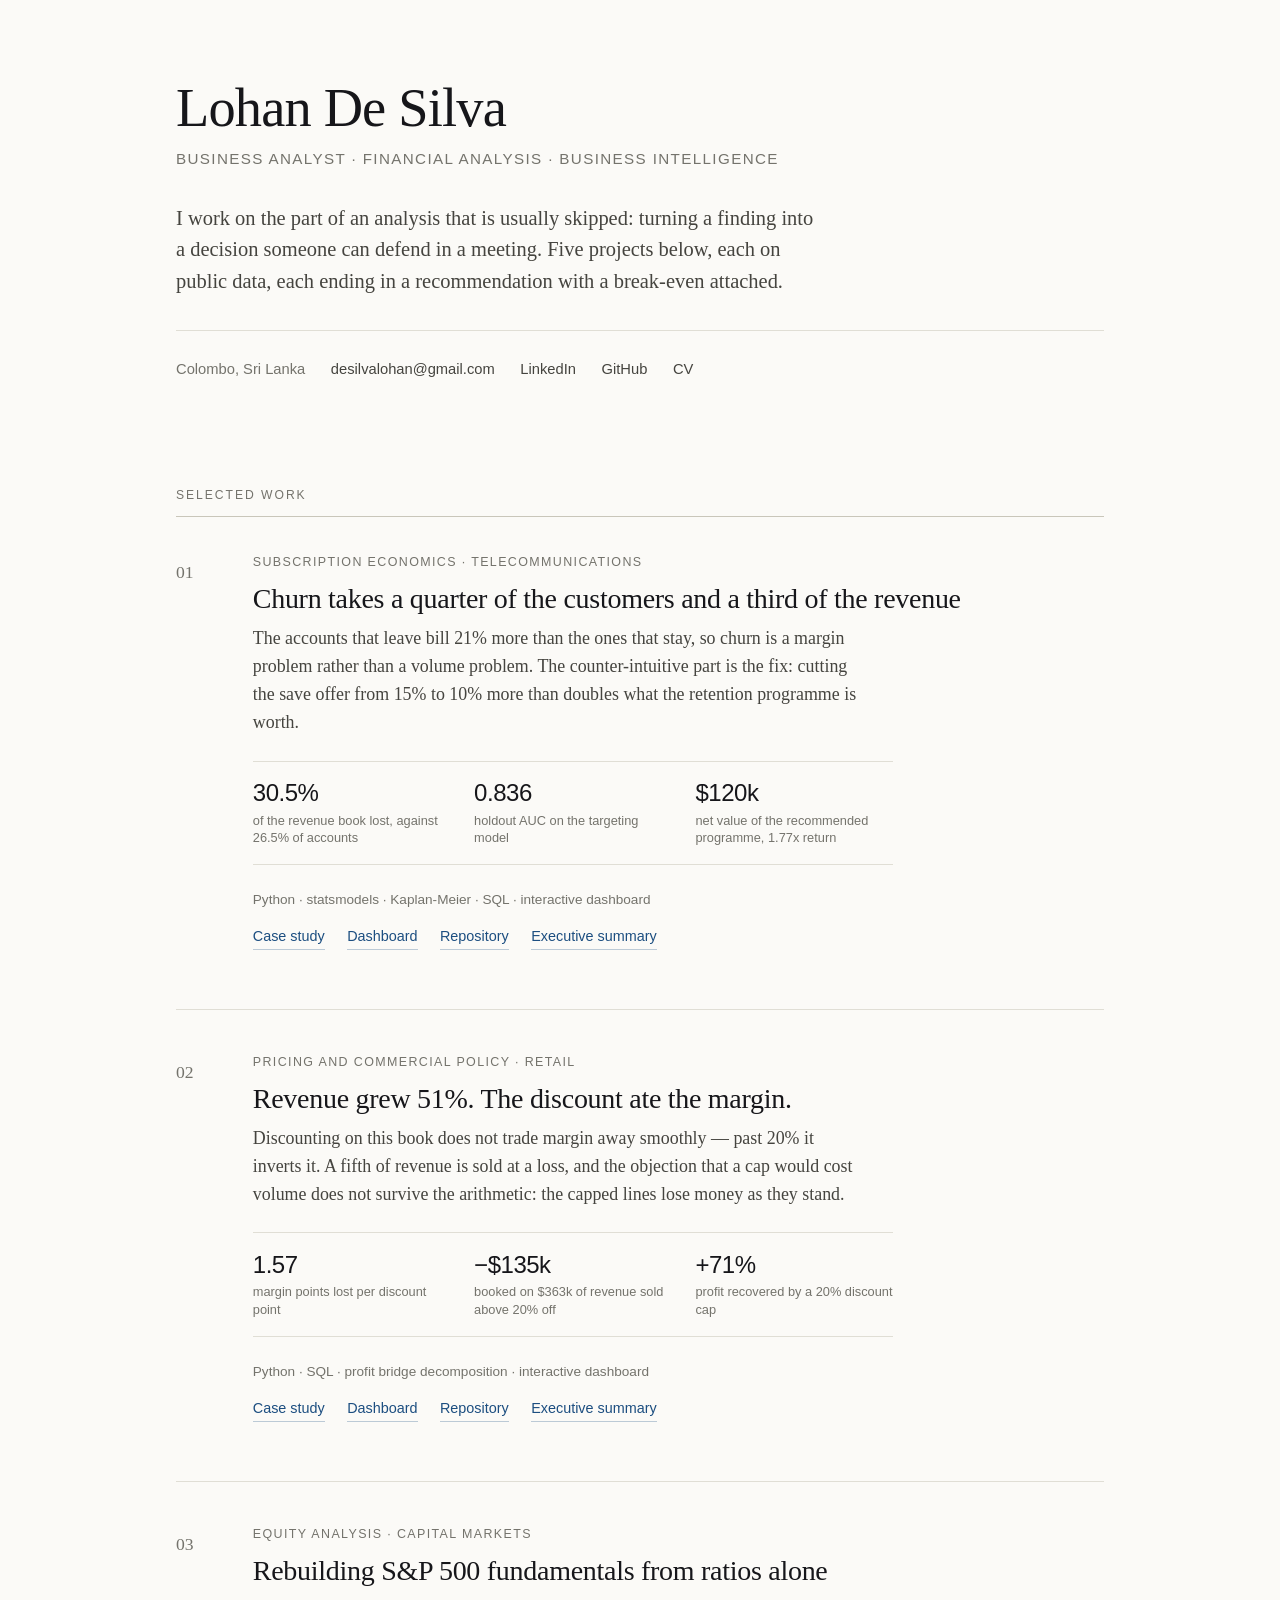
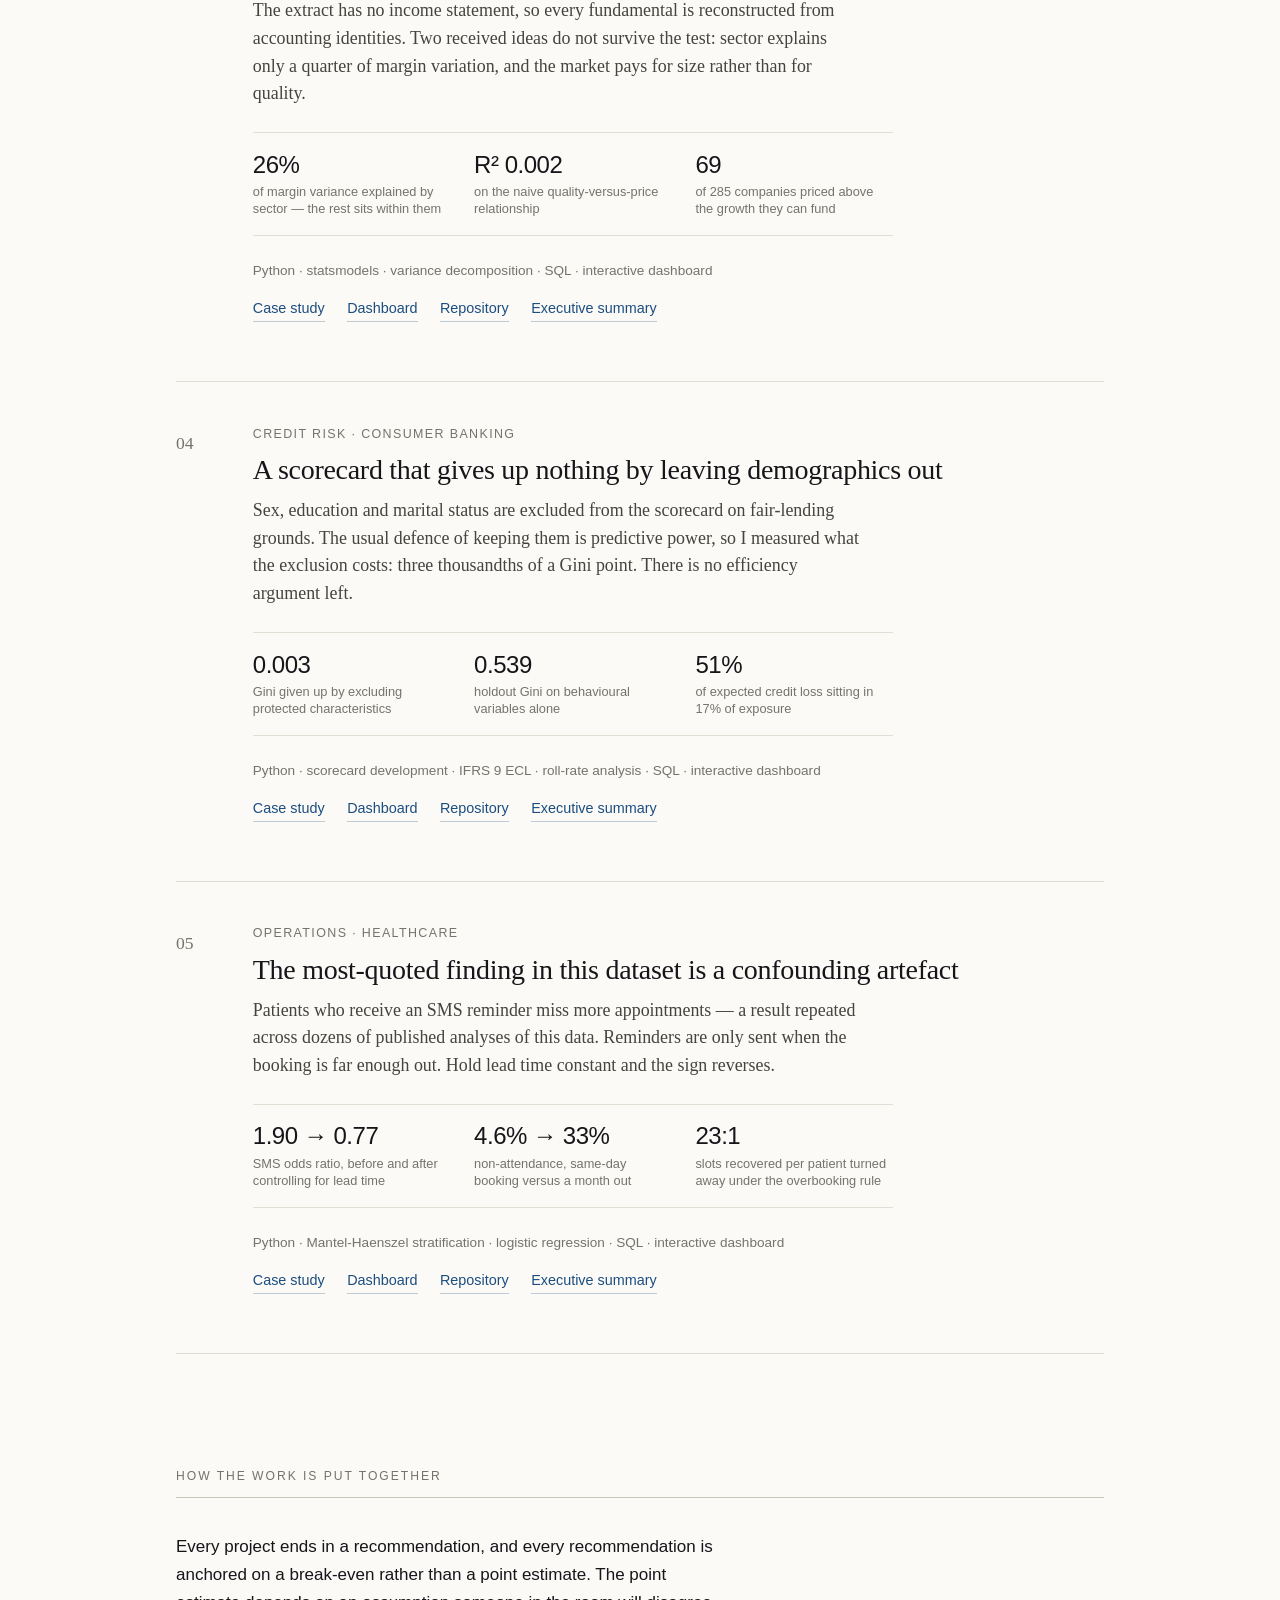
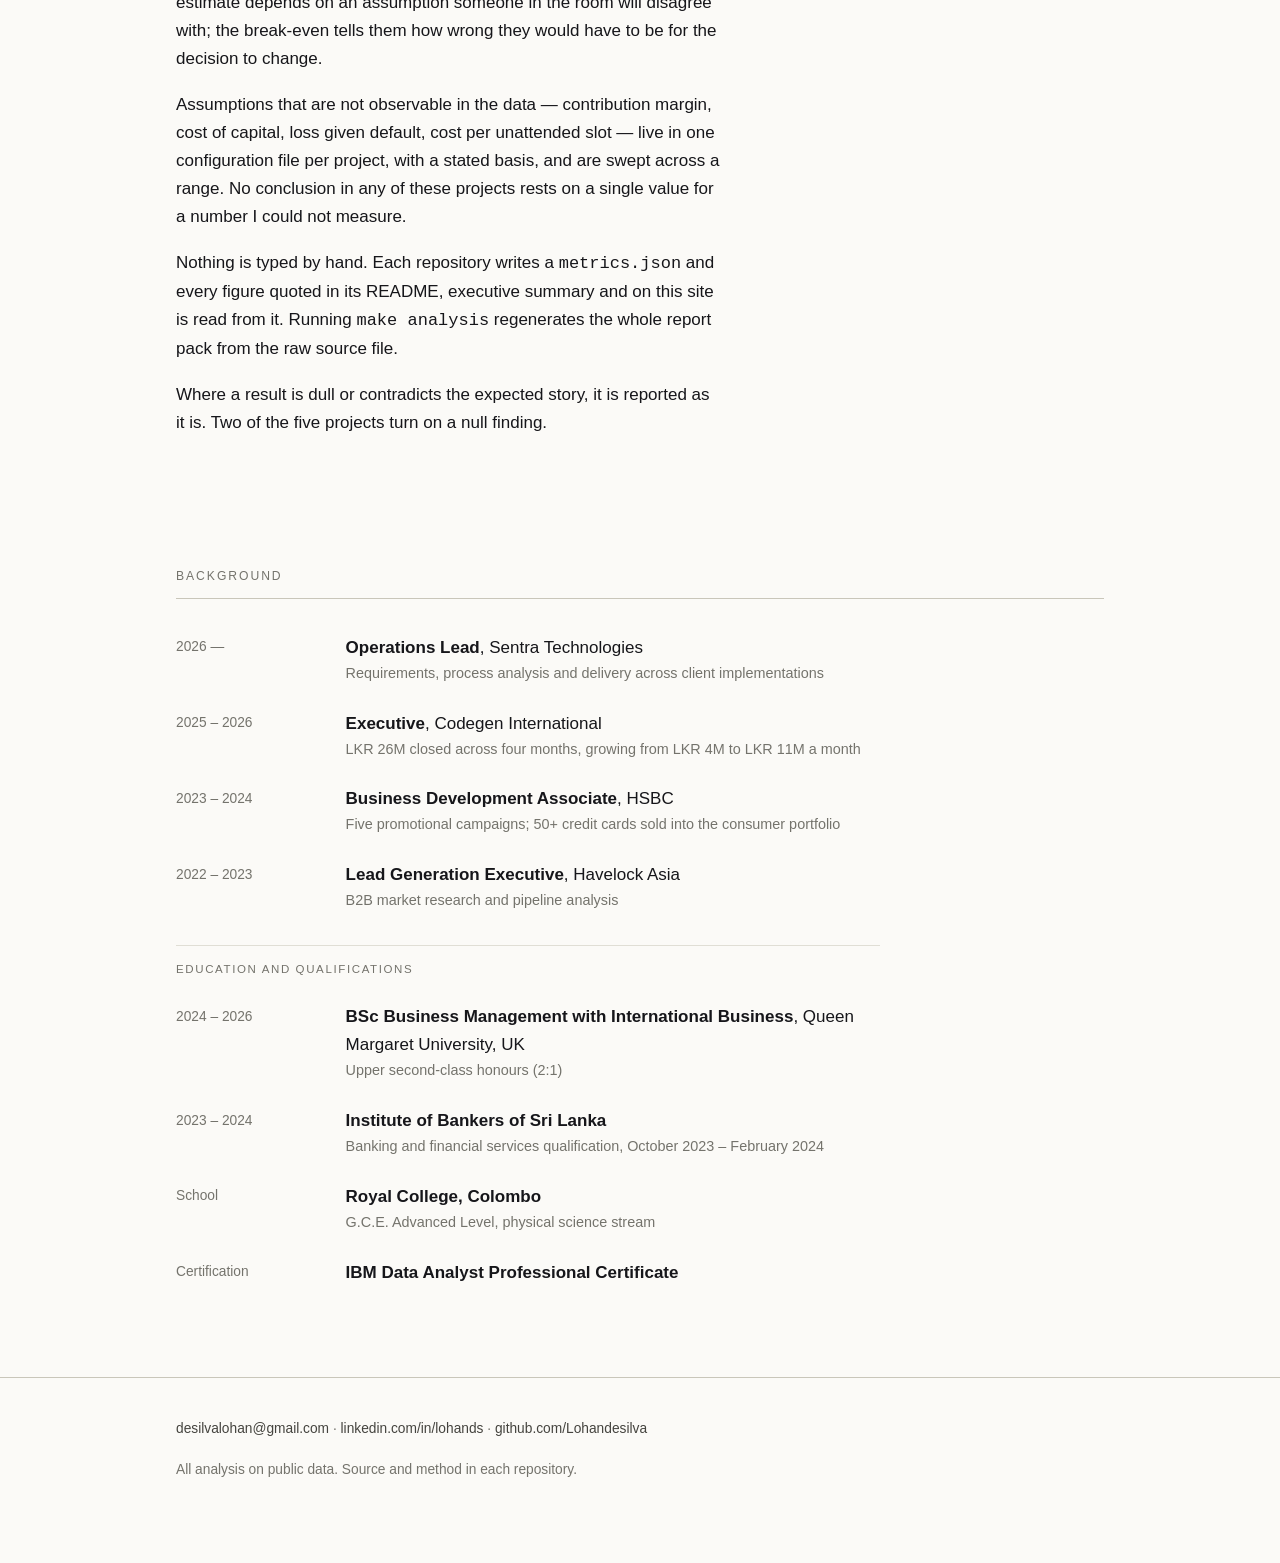
<file: index.html>
<!DOCTYPE html>
<html lang="en">
<head>
<meta charset="utf-8">
<meta name="viewport" content="width=device-width, initial-scale=1">
<title>Lohan De Silva — Business and Financial Analyst</title>
<meta name="description" content="Analytics work on retention economics, pricing, credit risk, equity profitability and clinic capacity. Every figure reproduces from the source data.">
<link rel="stylesheet" href="assets/style.css">
</head>
<body>

<header class="masthead">
  <div class="wrap">
    <h1>Lohan De Silva</h1>
    <p class="role">Business Analyst · Financial Analysis · Business Intelligence</p>
    <p class="lede">
      I work on the part of an analysis that is usually skipped: turning a
      finding into a decision someone can defend in a meeting. Five projects
      below, each on public data, each ending in a recommendation with a
      break-even attached.
    </p>
    <div class="contact">
      <span>Colombo, Sri Lanka</span>
      <a href="mailto:desilvalohan@gmail.com">desilvalohan@gmail.com</a>
      <a href="https://www.linkedin.com/in/lohands">LinkedIn</a>
      <a href="https://github.com/Lohandesilva">GitHub</a>
      <a href="cv.html">CV</a>
    </div>
  </div>
</header>

<section>
  <div class="wrap">
    <p class="section-label">Selected work</p>

    <article class="work-item">
      <div class="work-index">01</div>
      <div>
        <p class="work-domain">Subscription economics · Telecommunications</p>
        <h2><a href="projects/customer-churn.html">Churn takes a quarter of the customers and a third of the revenue</a></h2>
        <p class="finding">
          The accounts that leave bill 21% more than the ones that stay, so churn
          is a margin problem rather than a volume problem. The counter-intuitive
          part is the fix: cutting the save offer from 15% to 10% more than
          doubles what the retention programme is worth.
        </p>
        <div class="figures">
          <div><span class="fig-value">30.5%</span><span class="fig-label">of the revenue book lost, against 26.5% of accounts</span></div>
          <div><span class="fig-value">0.836</span><span class="fig-label">holdout AUC on the targeting model</span></div>
          <div><span class="fig-value">$120k</span><span class="fig-label">net value of the recommended programme, 1.77x return</span></div>
        </div>
        <p class="stack">Python · statsmodels · Kaplan-Meier · SQL · interactive dashboard</p>
        <p class="links">
          <a href="projects/customer-churn.html">Case study</a>
          <a href="dashboards/churn.html">Dashboard</a>
          <a href="https://github.com/Lohandesilva/customer-churn-analysis">Repository</a>
          <a href="https://github.com/Lohandesilva/customer-churn-analysis/blob/main/reports/executive-summary.md">Executive summary</a>
        </p>
      </div>
    </article>

    <article class="work-item">
      <div class="work-index">02</div>
      <div>
        <p class="work-domain">Pricing and commercial policy · Retail</p>
        <h2><a href="projects/sales-margin.html">Revenue grew 51%. The discount ate the margin.</a></h2>
        <p class="finding">
          Discounting on this book does not trade margin away smoothly — past 20%
          it inverts it. A fifth of revenue is sold at a loss, and the objection
          that a cap would cost volume does not survive the arithmetic: the capped
          lines lose money as they stand.
        </p>
        <div class="figures">
          <div><span class="fig-value">1.57</span><span class="fig-label">margin points lost per discount point</span></div>
          <div><span class="fig-value">−$135k</span><span class="fig-label">booked on $363k of revenue sold above 20% off</span></div>
          <div><span class="fig-value">+71%</span><span class="fig-label">profit recovered by a 20% discount cap</span></div>
        </div>
        <p class="stack">Python · SQL · profit bridge decomposition · interactive dashboard</p>
        <p class="links">
          <a href="projects/sales-margin.html">Case study</a>
          <a href="dashboards/sales.html">Dashboard</a>
          <a href="https://github.com/Lohandesilva/sales-performance-analytics">Repository</a>
          <a href="https://github.com/Lohandesilva/sales-performance-analytics/blob/main/reports/executive-summary.md">Executive summary</a>
        </p>
      </div>
    </article>

    <article class="work-item">
      <div class="work-index">03</div>
      <div>
        <p class="work-domain">Equity analysis · Capital markets</p>
        <h2><a href="projects/sp500-profitability.html">Rebuilding S&amp;P 500 fundamentals from ratios alone</a></h2>
        <p class="finding">
          The extract has no income statement, so every fundamental is
          reconstructed from accounting identities. Two received ideas do not
          survive the test: sector explains only a quarter of margin variation,
          and the market pays for size rather than for quality.
        </p>
        <div class="figures">
          <div><span class="fig-value">26%</span><span class="fig-label">of margin variance explained by sector — the rest sits within them</span></div>
          <div><span class="fig-value">R² 0.002</span><span class="fig-label">on the naive quality-versus-price relationship</span></div>
          <div><span class="fig-value">69</span><span class="fig-label">of 285 companies priced above the growth they can fund</span></div>
        </div>
        <p class="stack">Python · statsmodels · variance decomposition · SQL · interactive dashboard</p>
        <p class="links">
          <a href="projects/sp500-profitability.html">Case study</a>
          <a href="dashboards/sp500.html">Dashboard</a>
          <a href="https://github.com/Lohandesilva/financial-performance-analysis">Repository</a>
          <a href="https://github.com/Lohandesilva/financial-performance-analysis/blob/main/reports/executive-summary.md">Executive summary</a>
        </p>
      </div>
    </article>

    <article class="work-item">
      <div class="work-index">04</div>
      <div>
        <p class="work-domain">Credit risk · Consumer banking</p>
        <h2><a href="projects/credit-risk.html">A scorecard that gives up nothing by leaving demographics out</a></h2>
        <p class="finding">
          Sex, education and marital status are excluded from the scorecard on
          fair-lending grounds. The usual defence of keeping them is predictive
          power, so I measured what the exclusion costs: three thousandths of a
          Gini point. There is no efficiency argument left.
        </p>
        <div class="figures">
          <div><span class="fig-value">0.003</span><span class="fig-label">Gini given up by excluding protected characteristics</span></div>
          <div><span class="fig-value">0.539</span><span class="fig-label">holdout Gini on behavioural variables alone</span></div>
          <div><span class="fig-value">51%</span><span class="fig-label">of expected credit loss sitting in 17% of exposure</span></div>
        </div>
        <p class="stack">Python · scorecard development · IFRS 9 ECL · roll-rate analysis · SQL · interactive dashboard</p>
        <p class="links">
          <a href="projects/credit-risk.html">Case study</a>
          <a href="dashboards/credit.html">Dashboard</a>
          <a href="https://github.com/Lohandesilva/credit-portfolio-risk">Repository</a>
          <a href="https://github.com/Lohandesilva/credit-portfolio-risk/blob/main/reports/executive-summary.md">Executive summary</a>
        </p>
      </div>
    </article>

    <article class="work-item">
      <div class="work-index">05</div>
      <div>
        <p class="work-domain">Operations · Healthcare</p>
        <h2><a href="projects/clinic-capacity.html">The most-quoted finding in this dataset is a confounding artefact</a></h2>
        <p class="finding">
          Patients who receive an SMS reminder miss more appointments — a result
          repeated across dozens of published analyses of this data. Reminders are
          only sent when the booking is far enough out. Hold lead time constant
          and the sign reverses.
        </p>
        <div class="figures">
          <div><span class="fig-value">1.90 → 0.77</span><span class="fig-label">SMS odds ratio, before and after controlling for lead time</span></div>
          <div><span class="fig-value">4.6% → 33%</span><span class="fig-label">non-attendance, same-day booking versus a month out</span></div>
          <div><span class="fig-value">23:1</span><span class="fig-label">slots recovered per patient turned away under the overbooking rule</span></div>
        </div>
        <p class="stack">Python · Mantel-Haenszel stratification · logistic regression · SQL · interactive dashboard</p>
        <p class="links">
          <a href="projects/clinic-capacity.html">Case study</a>
          <a href="dashboards/clinic.html">Dashboard</a>
          <a href="https://github.com/Lohandesilva/healthcare-operations-analytics">Repository</a>
          <a href="https://github.com/Lohandesilva/healthcare-operations-analytics/blob/main/reports/executive-summary.md">Executive summary</a>
        </p>
      </div>
    </article>
  </div>
</section>

<section>
  <div class="wrap">
    <p class="section-label">How the work is put together</p>
    <div class="narrow">
      <p>
        Every project ends in a recommendation, and every recommendation is
        anchored on a break-even rather than a point estimate. The point estimate
        depends on an assumption someone in the room will disagree with; the
        break-even tells them how wrong they would have to be for the decision to
        change.
      </p>
      <p>
        Assumptions that are not observable in the data — contribution margin,
        cost of capital, loss given default, cost per unattended slot — live in one
        configuration file per project, with a stated basis, and are swept across a
        range. No conclusion in any of these projects rests on a single value for
        a number I could not measure.
      </p>
      <p>
        Nothing is typed by hand. Each repository writes a <code>metrics.json</code>
        and every figure quoted in its README, executive summary and on this site
        is read from it. Running <code>make analysis</code> regenerates the whole
        report pack from the raw source file.
      </p>
      <p>
        Where a result is dull or contradicts the expected story, it is reported
        as it is. Two of the five projects turn on a null finding.
      </p>
    </div>
  </div>
</section>

<section>
  <div class="wrap">
    <p class="section-label">Background</p>
    <dl class="record">
      <dt>2026 —</dt>
      <dd><strong>Operations Lead</strong>, Sentra Technologies<span>Requirements, process analysis and delivery across client implementations</span></dd>
      <dt>2025 – 2026</dt>
      <dd><strong>Executive</strong>, Codegen International<span>LKR 26M closed across four months, growing from LKR 4M to LKR 11M a month</span></dd>
      <dt>2023 – 2024</dt>
      <dd><strong>Business Development Associate</strong>, HSBC<span>Five promotional campaigns; 50+ credit cards sold into the consumer portfolio</span></dd>
      <dt>2022 – 2023</dt>
      <dd><strong>Lead Generation Executive</strong>, Havelock Asia<span>B2B market research and pipeline analysis</span></dd>
      <dt class="group"></dt>
      <dd class="group">Education and qualifications</dd>
      <dt>2024 – 2026</dt>
      <dd><strong>BSc Business Management with International Business</strong>, Queen Margaret University, UK<span>Upper second-class honours (2:1)</span></dd>
      <dt>2023 – 2024</dt>
      <dd><strong>Institute of Bankers of Sri Lanka</strong><span>Banking and financial services qualification, October 2023 – February 2024</span></dd>
      <dt>School</dt>
      <dd><strong>Royal College, Colombo</strong><span>G.C.E. Advanced Level, physical science stream</span></dd>
      <dt>Certification</dt>
      <dd><strong>IBM Data Analyst Professional Certificate</strong></dd>
    </dl>
  </div>
</section>

<footer>
  <div class="wrap">
    <p>
      <a href="mailto:desilvalohan@gmail.com">desilvalohan@gmail.com</a> ·
      <a href="https://www.linkedin.com/in/lohands">linkedin.com/in/lohands</a> ·
      <a href="https://github.com/Lohandesilva">github.com/Lohandesilva</a>
    </p>
    <p>All analysis on public data. Source and method in each repository.</p>
  </div>
</footer>

</body>
</html>
</file>
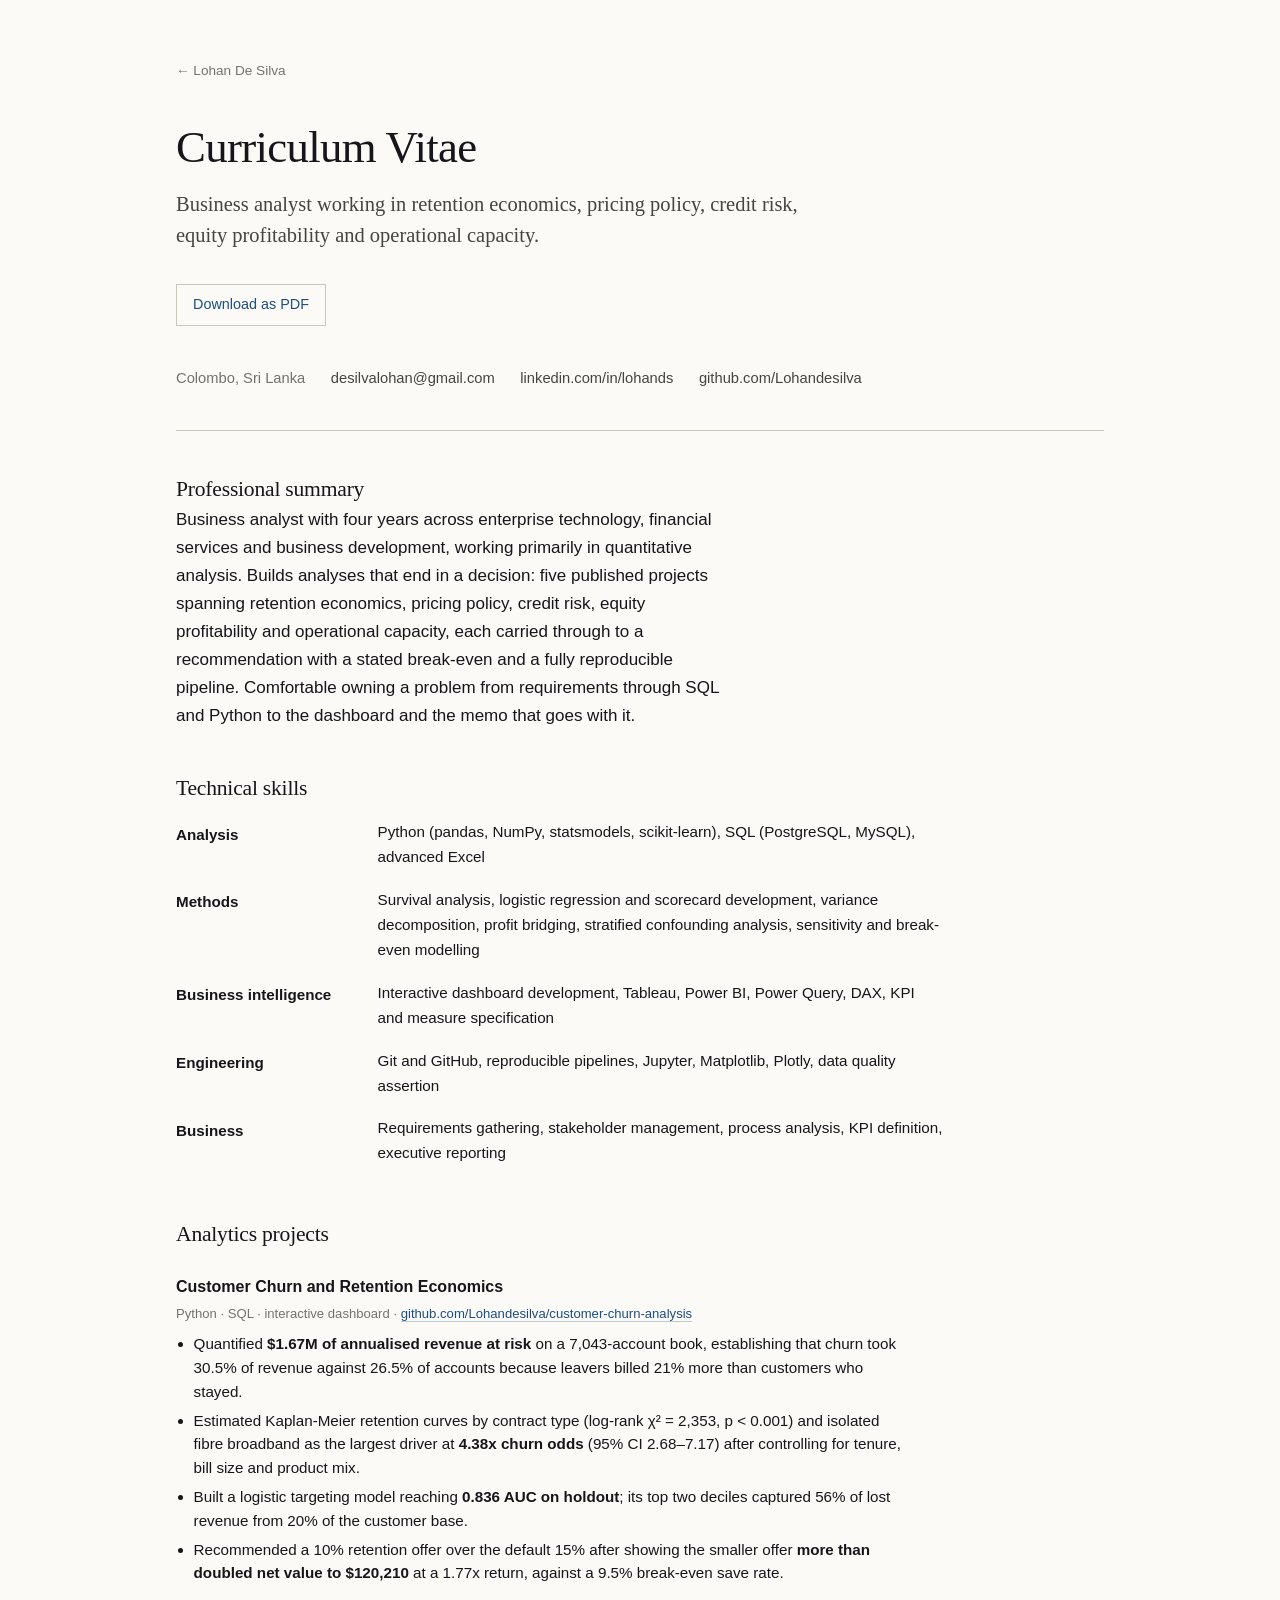
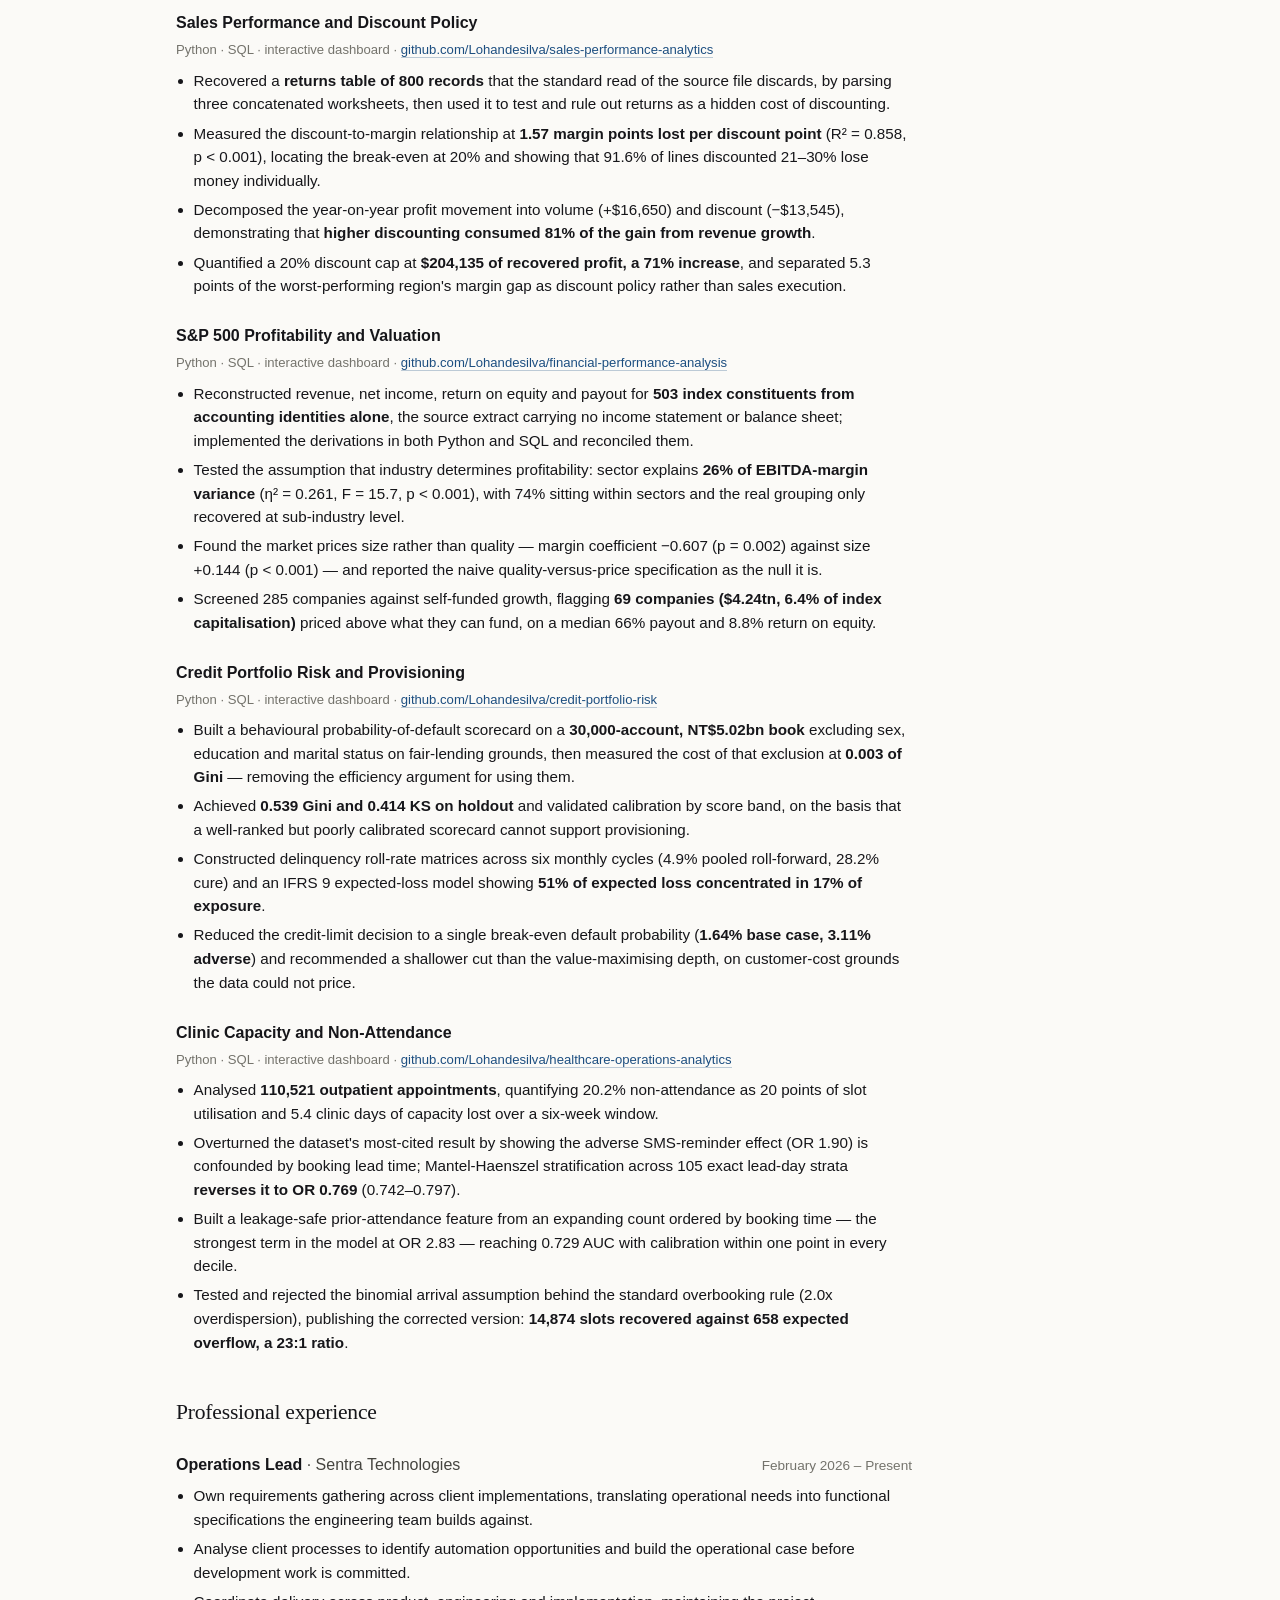
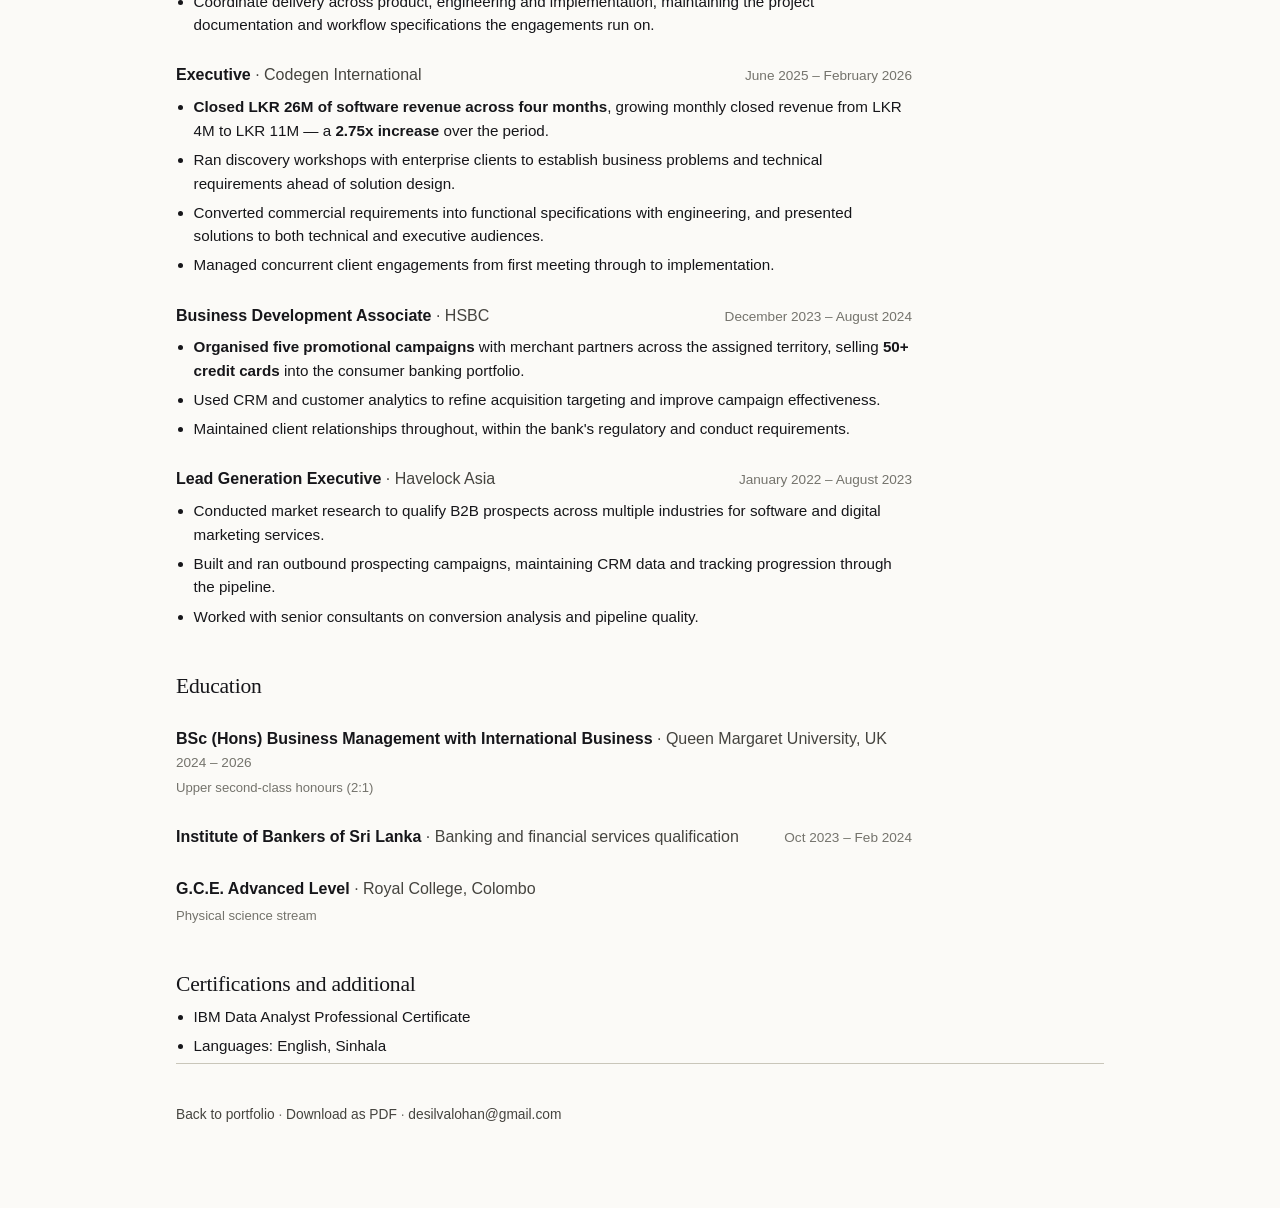
<file: cv.html>
<!DOCTYPE html>
<html lang="en">
<head>
<meta charset="utf-8">
<meta name="viewport" content="width=device-width, initial-scale=1">
<title>Curriculum Vitae — Lohan De Silva</title>
<meta name="description" content="Business analyst. Retention economics, pricing policy, credit risk, equity profitability and operational capacity.">
<link rel="stylesheet" href="assets/style.css">
<style>
  .cv h2 { font-size: 1.35rem; margin: 2.8rem 0 0.2rem; }
  .cv .entry { margin: 1.6rem 0 0; }
  .cv .entry-head { display: flex; flex-wrap: wrap; justify-content: space-between; gap: 0 1rem; align-items: baseline; max-width: 46rem; }
  .cv .entry-head h3 { margin: 0; font-family: var(--sans); font-size: 1rem; font-weight: 600; }
  .cv .entry-head .org { font-weight: 400; color: var(--ink-2); }
  .cv .dates { font-size: 0.85rem; color: var(--ink-3); white-space: nowrap; }
  .cv .meta { font-size: 0.82rem; color: var(--ink-3); margin: 0.15rem 0 0.5rem; max-width: none; }
  .cv ul { margin: 0.4rem 0 0; max-width: 46rem; }
  .cv li { margin-bottom: 0.35rem; font-size: 0.95rem; line-height: 1.55; }
  .cv .skills dt { font-weight: 600; font-size: 0.95rem; color: var(--ink); }
  .cv .skills { grid-template-columns: 11rem 1fr; max-width: 48rem; }
  .cv .skills dd { font-size: 0.95rem; margin-bottom: 0.7rem; }
  .download { display: inline-block; font-size: 0.9rem; border: 1px solid var(--rule-strong); padding: 0.5rem 1rem; border-bottom: 1px solid var(--rule-strong); }
  .download:hover { border-color: var(--accent); }
</style>
</head>
<body>

<div class="wrap cv">
  <header class="project-head">
    <a class="backlink" href="index.html">&larr; Lohan De Silva</a>
    <h1>Curriculum Vitae</h1>
    <p class="lede">Business analyst working in retention economics, pricing policy, credit risk,
    equity profitability and operational capacity.</p>
    <p><a class="download" href="assets/Lohan_De_Silva_CV.pdf">Download as PDF</a></p>
    <div class="contact" style="border-top:none;padding-top:1.4rem">
      <span>Colombo, Sri Lanka</span>
      <a href="mailto:desilvalohan@gmail.com">desilvalohan@gmail.com</a>
      <a href="https://www.linkedin.com/in/lohands">linkedin.com/in/lohands</a>
      <a href="https://github.com/Lohandesilva">github.com/Lohandesilva</a>
    </div>
  </header>

  <h2>Professional summary</h2>
  <p>Business analyst with four years across enterprise technology, financial services and business
  development, working primarily in quantitative analysis. Builds analyses that end in a decision:
  five published projects spanning retention economics, pricing policy, credit risk, equity
  profitability and operational capacity, each carried through to a recommendation with a stated
  break-even and a fully reproducible pipeline. Comfortable owning a problem from requirements
  through SQL and Python to the dashboard and the memo that goes with it.</p>

  <h2>Technical skills</h2>
  <dl class="record skills">
    <dt>Analysis</dt>
    <dd>Python (pandas, NumPy, statsmodels, scikit-learn), SQL (PostgreSQL, MySQL), advanced Excel</dd>
    <dt>Methods</dt>
    <dd>Survival analysis, logistic regression and scorecard development, variance decomposition,
    profit bridging, stratified confounding analysis, sensitivity and break-even modelling</dd>
    <dt>Business intelligence</dt>
    <dd>Interactive dashboard development, Tableau, Power BI, Power Query, DAX, KPI and measure specification</dd>
    <dt>Engineering</dt>
    <dd>Git and GitHub, reproducible pipelines, Jupyter, Matplotlib, Plotly, data quality assertion</dd>
    <dt>Business</dt>
    <dd>Requirements gathering, stakeholder management, process analysis, KPI definition, executive reporting</dd>
  </dl>

  <h2>Analytics projects</h2>

  <div class="entry">
    <div class="entry-head"><h3>Customer Churn and Retention Economics</h3></div>
    <p class="meta">Python · SQL · interactive dashboard · <a href="https://github.com/Lohandesilva/customer-churn-analysis">github.com/Lohandesilva/customer-churn-analysis</a></p>
    <ul>
      <li>Quantified <strong>$1.67M of annualised revenue at risk</strong> on a 7,043-account book, establishing that churn took 30.5% of revenue against 26.5% of accounts because leavers billed 21% more than customers who stayed.</li>
      <li>Estimated Kaplan-Meier retention curves by contract type (log-rank χ² = 2,353, p &lt; 0.001) and isolated fibre broadband as the largest driver at <strong>4.38x churn odds</strong> (95% CI 2.68–7.17) after controlling for tenure, bill size and product mix.</li>
      <li>Built a logistic targeting model reaching <strong>0.836 AUC on holdout</strong>; its top two deciles captured 56% of lost revenue from 20% of the customer base.</li>
      <li>Recommended a 10% retention offer over the default 15% after showing the smaller offer <strong>more than doubled net value to $120,210</strong> at a 1.77x return, against a 9.5% break-even save rate.</li>
    </ul>
  </div>

  <div class="entry">
    <div class="entry-head"><h3>Sales Performance and Discount Policy</h3></div>
    <p class="meta">Python · SQL · interactive dashboard · <a href="https://github.com/Lohandesilva/sales-performance-analytics">github.com/Lohandesilva/sales-performance-analytics</a></p>
    <ul>
      <li>Recovered a <strong>returns table of 800 records</strong> that the standard read of the source file discards, by parsing three concatenated worksheets, then used it to test and rule out returns as a hidden cost of discounting.</li>
      <li>Measured the discount-to-margin relationship at <strong>1.57 margin points lost per discount point</strong> (R² = 0.858, p &lt; 0.001), locating the break-even at 20% and showing that 91.6% of lines discounted 21–30% lose money individually.</li>
      <li>Decomposed the year-on-year profit movement into volume (+$16,650) and discount (−$13,545), demonstrating that <strong>higher discounting consumed 81% of the gain from revenue growth</strong>.</li>
      <li>Quantified a 20% discount cap at <strong>$204,135 of recovered profit, a 71% increase</strong>, and separated 5.3 points of the worst-performing region's margin gap as discount policy rather than sales execution.</li>
    </ul>
  </div>

  <div class="entry">
    <div class="entry-head"><h3>S&amp;P 500 Profitability and Valuation</h3></div>
    <p class="meta">Python · SQL · interactive dashboard · <a href="https://github.com/Lohandesilva/financial-performance-analysis">github.com/Lohandesilva/financial-performance-analysis</a></p>
    <ul>
      <li>Reconstructed revenue, net income, return on equity and payout for <strong>503 index constituents from accounting identities alone</strong>, the source extract carrying no income statement or balance sheet; implemented the derivations in both Python and SQL and reconciled them.</li>
      <li>Tested the assumption that industry determines profitability: sector explains <strong>26% of EBITDA-margin variance</strong> (η² = 0.261, F = 15.7, p &lt; 0.001), with 74% sitting within sectors and the real grouping only recovered at sub-industry level.</li>
      <li>Found the market prices size rather than quality — margin coefficient −0.607 (p = 0.002) against size +0.144 (p &lt; 0.001) — and reported the naive quality-versus-price specification as the null it is.</li>
      <li>Screened 285 companies against self-funded growth, flagging <strong>69 companies ($4.24tn, 6.4% of index capitalisation)</strong> priced above what they can fund, on a median 66% payout and 8.8% return on equity.</li>
    </ul>
  </div>

  <div class="entry">
    <div class="entry-head"><h3>Credit Portfolio Risk and Provisioning</h3></div>
    <p class="meta">Python · SQL · interactive dashboard · <a href="https://github.com/Lohandesilva/credit-portfolio-risk">github.com/Lohandesilva/credit-portfolio-risk</a></p>
    <ul>
      <li>Built a behavioural probability-of-default scorecard on a <strong>30,000-account, NT$5.02bn book</strong> excluding sex, education and marital status on fair-lending grounds, then measured the cost of that exclusion at <strong>0.003 of Gini</strong> — removing the efficiency argument for using them.</li>
      <li>Achieved <strong>0.539 Gini and 0.414 KS on holdout</strong> and validated calibration by score band, on the basis that a well-ranked but poorly calibrated scorecard cannot support provisioning.</li>
      <li>Constructed delinquency roll-rate matrices across six monthly cycles (4.9% pooled roll-forward, 28.2% cure) and an IFRS 9 expected-loss model showing <strong>51% of expected loss concentrated in 17% of exposure</strong>.</li>
      <li>Reduced the credit-limit decision to a single break-even default probability (<strong>1.64% base case, 3.11% adverse</strong>) and recommended a shallower cut than the value-maximising depth, on customer-cost grounds the data could not price.</li>
    </ul>
  </div>

  <div class="entry">
    <div class="entry-head"><h3>Clinic Capacity and Non-Attendance</h3></div>
    <p class="meta">Python · SQL · interactive dashboard · <a href="https://github.com/Lohandesilva/healthcare-operations-analytics">github.com/Lohandesilva/healthcare-operations-analytics</a></p>
    <ul>
      <li>Analysed <strong>110,521 outpatient appointments</strong>, quantifying 20.2% non-attendance as 20 points of slot utilisation and 5.4 clinic days of capacity lost over a six-week window.</li>
      <li>Overturned the dataset's most-cited result by showing the adverse SMS-reminder effect (OR 1.90) is confounded by booking lead time; Mantel-Haenszel stratification across 105 exact lead-day strata <strong>reverses it to OR 0.769</strong> (0.742–0.797).</li>
      <li>Built a leakage-safe prior-attendance feature from an expanding count ordered by booking time — the strongest term in the model at OR 2.83 — reaching 0.729 AUC with calibration within one point in every decile.</li>
      <li>Tested and rejected the binomial arrival assumption behind the standard overbooking rule (2.0x overdispersion), publishing the corrected version: <strong>14,874 slots recovered against 658 expected overflow, a 23:1 ratio</strong>.</li>
    </ul>
  </div>

  <h2>Professional experience</h2>

  <div class="entry">
    <div class="entry-head">
      <h3>Operations Lead <span class="org">· Sentra Technologies</span></h3>
      <span class="dates">February 2026 – Present</span>
    </div>
    <ul>
      <li>Own requirements gathering across client implementations, translating operational needs into functional specifications the engineering team builds against.</li>
      <li>Analyse client processes to identify automation opportunities and build the operational case before development work is committed.</li>
      <li>Coordinate delivery across product, engineering and implementation, maintaining the project documentation and workflow specifications the engagements run on.</li>
    </ul>
  </div>

  <div class="entry">
    <div class="entry-head">
      <h3>Executive <span class="org">· Codegen International</span></h3>
      <span class="dates">June 2025 – February 2026</span>
    </div>
    <ul>
      <li><strong>Closed LKR 26M of software revenue across four months</strong>, growing monthly closed revenue from LKR 4M to LKR 11M — a <strong>2.75x increase</strong> over the period.</li>
      <li>Ran discovery workshops with enterprise clients to establish business problems and technical requirements ahead of solution design.</li>
      <li>Converted commercial requirements into functional specifications with engineering, and presented solutions to both technical and executive audiences.</li>
      <li>Managed concurrent client engagements from first meeting through to implementation.</li>
    </ul>
  </div>

  <div class="entry">
    <div class="entry-head">
      <h3>Business Development Associate <span class="org">· HSBC</span></h3>
      <span class="dates">December 2023 – August 2024</span>
    </div>
    <ul>
      <li><strong>Organised five promotional campaigns</strong> with merchant partners across the assigned territory, selling <strong>50+ credit cards</strong> into the consumer banking portfolio.</li>
      <li>Used CRM and customer analytics to refine acquisition targeting and improve campaign effectiveness.</li>
      <li>Maintained client relationships throughout, within the bank's regulatory and conduct requirements.</li>
    </ul>
  </div>

  <div class="entry">
    <div class="entry-head">
      <h3>Lead Generation Executive <span class="org">· Havelock Asia</span></h3>
      <span class="dates">January 2022 – August 2023</span>
    </div>
    <ul>
      <li>Conducted market research to qualify B2B prospects across multiple industries for software and digital marketing services.</li>
      <li>Built and ran outbound prospecting campaigns, maintaining CRM data and tracking progression through the pipeline.</li>
      <li>Worked with senior consultants on conversion analysis and pipeline quality.</li>
    </ul>
  </div>

  <h2>Education</h2>
  <div class="entry">
    <div class="entry-head">
      <h3>BSc (Hons) Business Management with International Business <span class="org">· Queen Margaret University, UK</span></h3>
      <span class="dates">2024 – 2026</span>
    </div>
    <p class="meta">Upper second-class honours (2:1)</p>
  </div>
  <div class="entry">
    <div class="entry-head">
      <h3>Institute of Bankers of Sri Lanka <span class="org">· Banking and financial services qualification</span></h3>
      <span class="dates">Oct 2023 – Feb 2024</span>
    </div>
  </div>
  <div class="entry">
    <div class="entry-head">
      <h3>G.C.E. Advanced Level <span class="org">· Royal College, Colombo</span></h3>
    </div>
    <p class="meta">Physical science stream</p>
  </div>

  <h2>Certifications and additional</h2>
  <ul>
    <li>IBM Data Analyst Professional Certificate</li>
    <li>Languages: English, Sinhala</li>
  </ul>

  <footer>
    <p>
      <a href="index.html">Back to portfolio</a> ·
      <a href="assets/Lohan_De_Silva_CV.pdf">Download as PDF</a> ·
      <a href="mailto:desilvalohan@gmail.com">desilvalohan@gmail.com</a>
    </p>
  </footer>
</div>

</body>
</html>
</file>
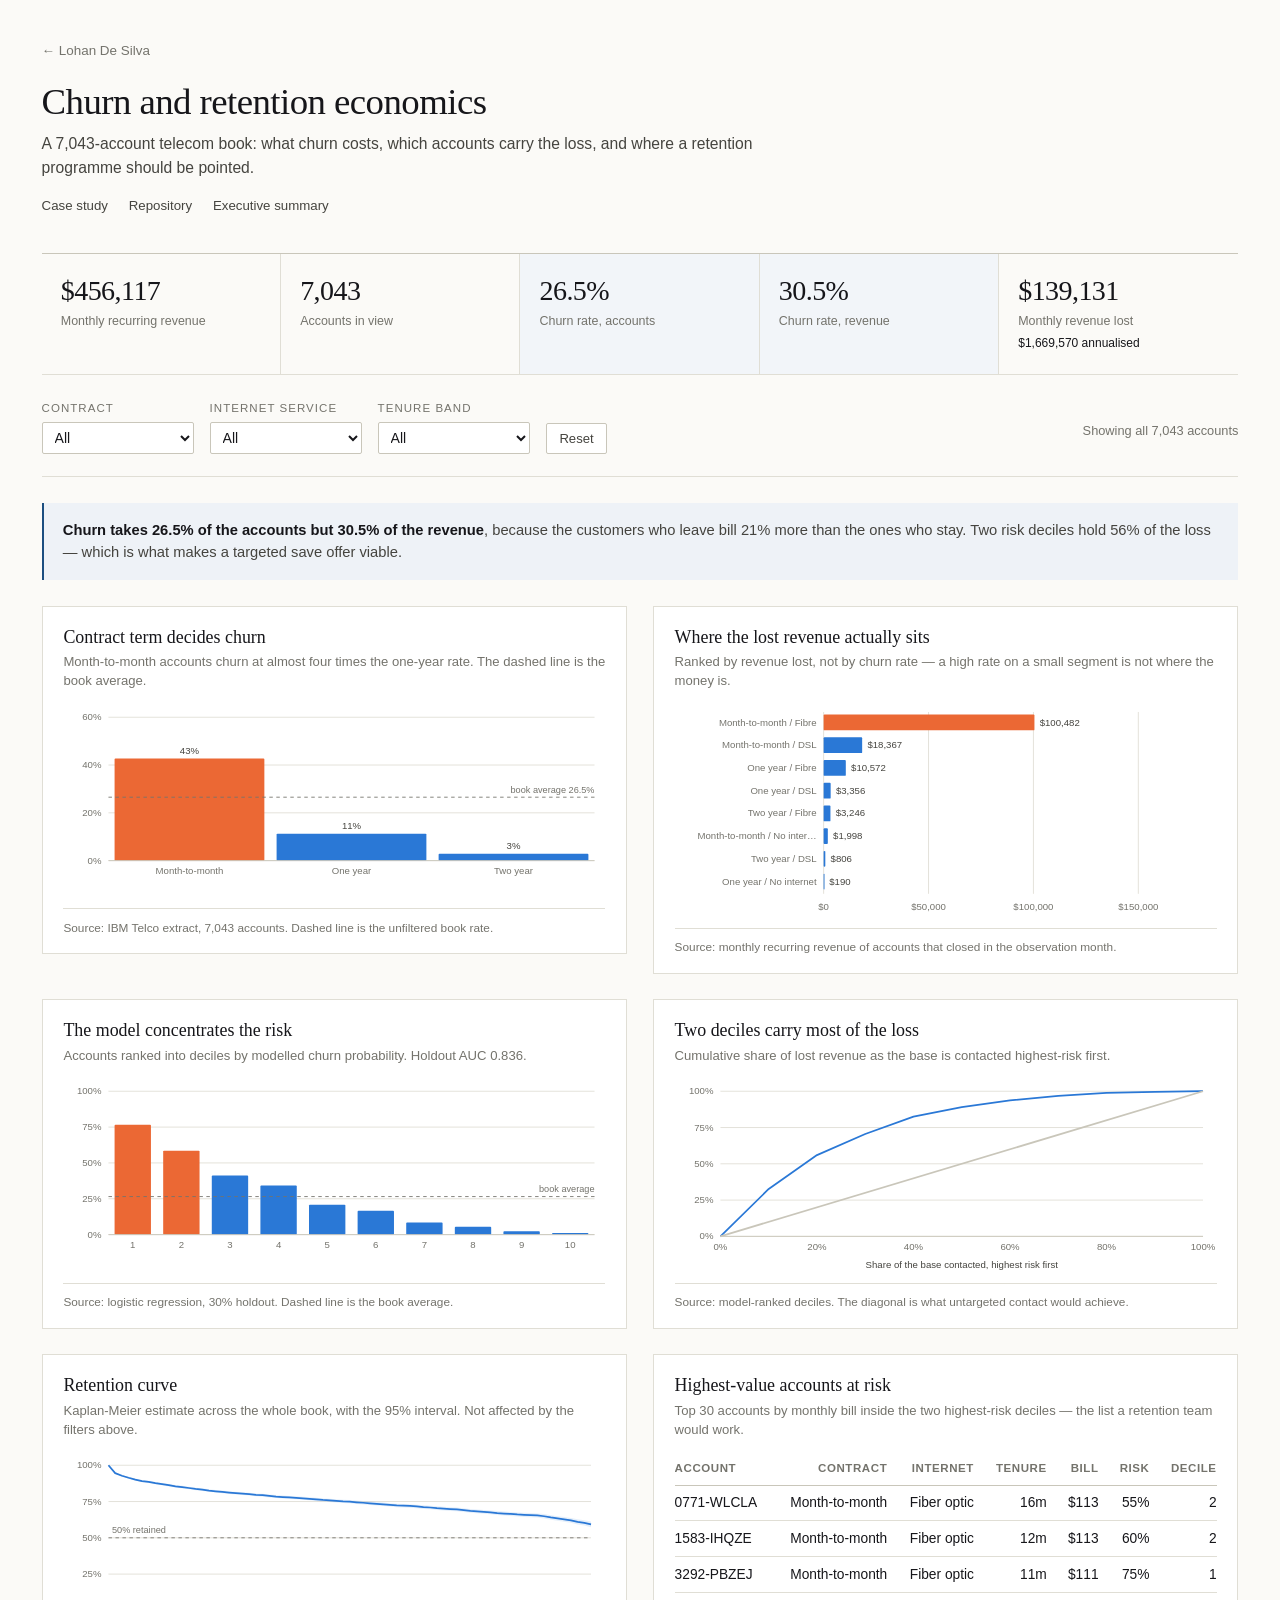
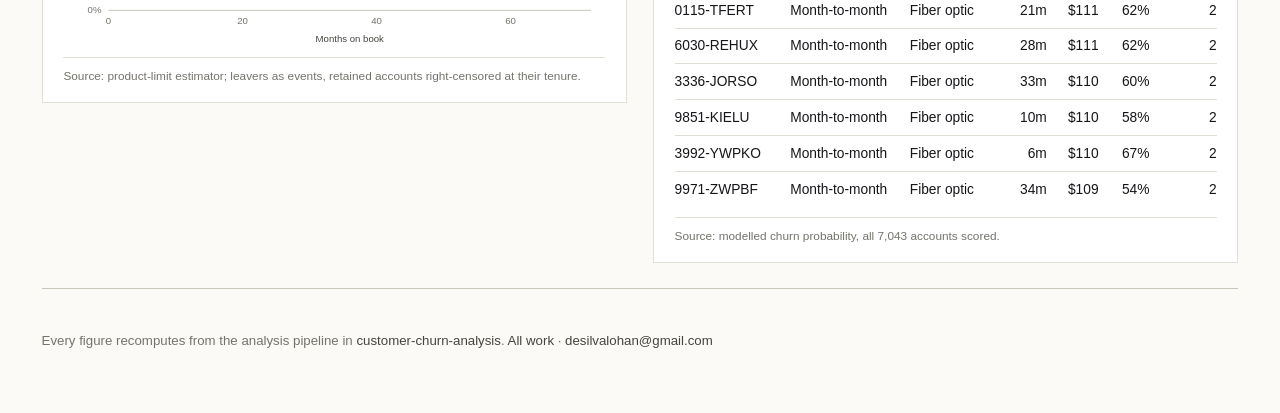
<file: dashboards/churn.html>
<!DOCTYPE html>
<html lang="en">
<head>
<meta charset="utf-8">
<meta name="viewport" content="width=device-width, initial-scale=1">
<title>Churn and retention economics dashboard — Lohan De Silva</title>
<meta name="description" content="A 7,043-account telecom book: what churn costs, which accounts carry the loss, and where a retention programme should be pointed.">
<style>
:root{
  --paper:#fbfaf7; --panel:#ffffff; --ink:#16161a; --ink-2:#45443f; --ink-3:#74736c;
  --rule:#e0ded5; --rule-strong:#c9c6ba; --accent:#1c4e80;
  --s1:#2a78d6; --s2:#eb6834; --s3:#1baf7a; --s4:#eda100; --s5:#e87ba4;
  --pos:#0ca30c; --neg:#d03b3b; --warn:#fab219;
  --serif:"Iowan Old Style","Palatino Linotype",Palatino,"Book Antiqua",Georgia,serif;
  --sans:-apple-system,BlinkMacSystemFont,"Segoe UI",Inter,Helvetica,Arial,sans-serif;
}
*,*::before,*::after{box-sizing:border-box}
body{margin:0;background:var(--paper);color:var(--ink);font-family:var(--sans);font-size:15px;line-height:1.55;-webkit-font-smoothing:antialiased}
.wrap{max-width:78rem;margin:0 auto;padding:0 1.6rem}
a{color:var(--accent);text-decoration:none;border-bottom:1px solid rgba(28,78,128,.28)}
a:hover{border-bottom-color:var(--accent)}

.dash-head{padding:2.4rem 0 1.4rem;border-bottom:1px solid var(--rule-strong)}
.backlink{display:inline-block;font-size:.84rem;color:var(--ink-3);border-bottom:none;margin-bottom:1.2rem}
.backlink:hover{color:var(--accent)}
.dash-head h1{font-family:var(--serif);font-weight:400;font-size:clamp(1.7rem,3.6vw,2.3rem);line-height:1.15;letter-spacing:-.015em;margin:0 0 .5rem;max-width:44rem}
.dash-head .sub{color:var(--ink-2);margin:0 0 1rem;max-width:46rem;font-size:.98rem}
.dash-head .meta{font-size:.83rem;color:var(--ink-3);display:flex;flex-wrap:wrap;gap:0 1.3rem}
.dash-head .meta a{border-bottom:none;color:var(--ink-2)}

/* KPI row */
.kpis{display:grid;grid-template-columns:repeat(auto-fit,minmax(9.5rem,1fr));gap:0;border-bottom:1px solid var(--rule);margin:0 0 1.6rem}
.kpi{padding:1.4rem 1.2rem 1.3rem;border-right:1px solid var(--rule)}
.kpi:last-child{border-right:none}
.kpi.hero{background:#f2f5f9}
.kpi .v{font-family:var(--serif);font-size:1.75rem;line-height:1.05;letter-spacing:-.02em;display:block}
.kpi .l{font-size:.78rem;color:var(--ink-3);display:block;margin-top:.45rem;line-height:1.35}
.kpi .d{font-size:.75rem;margin-top:.3rem;display:block}
.kpi .d.pos{color:var(--pos)} .kpi .d.neg{color:var(--neg)}

/* filters */
.filters{display:flex;flex-wrap:wrap;gap:.7rem 1rem;align-items:flex-end;padding:0 0 1.4rem;border-bottom:1px solid var(--rule);margin-bottom:1.6rem}
.filters .f{display:flex;flex-direction:column;gap:.25rem}
.filters label{font-size:.72rem;letter-spacing:.09em;text-transform:uppercase;color:var(--ink-3)}
.filters input[type=range]{width:11rem;accent-color:var(--accent)}
.filters select{font-family:var(--sans);font-size:.88rem;padding:.36rem .5rem;border:1px solid var(--rule-strong);background:var(--panel);color:var(--ink);border-radius:2px;min-width:9.5rem}
.filters button{font-family:var(--sans);font-size:.82rem;padding:.42rem .8rem;border:1px solid var(--rule-strong);background:var(--panel);color:var(--ink-2);border-radius:2px;cursor:pointer}
.filters button:hover{border-color:var(--accent);color:var(--accent)}
.filter-note{font-size:.8rem;color:var(--ink-3);margin-left:auto}

/* panels */
.grid{display:grid;grid-template-columns:repeat(2,minmax(0,1fr));gap:1.6rem;margin-bottom:1.6rem;align-items:start}
.grid>*{min-width:0}
.grid.one{grid-template-columns:1fr}
.panel{background:var(--panel);border:1px solid var(--rule);padding:1.2rem 1.3rem 1rem;min-width:0;overflow-wrap:break-word}
.panel h2{font-family:var(--serif);font-weight:400;font-size:1.12rem;line-height:1.3;margin:0 0 .2rem}
.panel .note{font-size:.82rem;color:var(--ink-3);margin:0 0 .9rem;line-height:1.45}
.panel .src{font-size:.74rem;color:var(--ink-3);margin:.7rem 0 0;padding-top:.6rem;border-top:1px solid var(--rule)}
.chart{width:100%}
.chart svg{display:block;width:100%;height:auto;overflow:visible}
.empty{font-size:.85rem;color:var(--ink-3);padding:2rem 0;text-align:center}

/* svg primitives */
.axis-line{stroke:var(--rule-strong);stroke-width:1}
.grid-line{stroke:var(--rule);stroke-width:1}
.zero-line{stroke:var(--ink-3);stroke-width:1}
.ref-line{stroke:var(--ink-3);stroke-width:1;stroke-dasharray:4 4}
.tick{font-size:11px;fill:var(--ink-3)}
.tick.mid{fill:var(--ink-2)}
.val-label{font-size:11px;fill:var(--ink-2)}
.ref-label{font-size:10.5px;fill:var(--ink-3)}
.mark{transition:opacity .12s}
.chart:hover .mark{opacity:.45}
.chart .mark:hover{opacity:1}

/* table */
table{border-collapse:collapse;width:100%;font-size:.86rem;font-variant-numeric:tabular-nums}
th,td{text-align:right;padding:.42rem .6rem;border-bottom:1px solid var(--rule);white-space:nowrap}
th:first-child,td:first-child{text-align:left;padding-left:0}
th:last-child,td:last-child{padding-right:0}
th{font-weight:600;font-size:.72rem;letter-spacing:.05em;text-transform:uppercase;color:var(--ink-3);border-bottom-color:var(--rule-strong)}
tbody tr:hover{background:#f6f5f1}
td.neg{color:var(--neg)} td.pos{color:var(--pos)}
.scroll{overflow-x:auto;max-height:22rem;overflow-y:auto}

/* tooltip */
#tip{position:fixed;pointer-events:none;background:#16161a;color:#fff;font-size:.78rem;line-height:1.4;padding:.45rem .6rem;border-radius:3px;opacity:0;transition:opacity .1s;z-index:50;max-width:16rem}
#tip b{font-weight:600}
#tip .k{color:#b9b8b2}

.takeaway{background:#eef2f7;border-left:2px solid var(--accent);padding:1rem 1.2rem;margin:0 0 1.6rem;font-size:.92rem;color:var(--ink-2)}
.takeaway b{color:var(--ink)}
footer{border-top:1px solid var(--rule-strong);padding:1.8rem 0 3rem;margin-top:1rem;font-size:.83rem;color:var(--ink-3)}
footer a{color:var(--ink-2);border-bottom:none}

@media(max-width:820px){
  .grid{grid-template-columns:1fr}
  .panel{padding:1rem 1rem .9rem}
  .dash-head h1{font-size:1.55rem}
  .kpis{grid-template-columns:1fr 1fr}
  .kpi{border-right:1px solid var(--rule)}
  .kpi:nth-child(2n){border-right:none}
  /* an odd last tile would leave a half-width rule under it */
  .kpi:last-child:nth-child(odd){grid-column:1/-1;border-right:none}
  .filters select{min-width:7.5rem}
  table{font-size:.8rem}
  .kpi{border-right:none;border-bottom:1px solid var(--rule)}
  .wrap{padding:0 1.1rem}
}

</style>
</head>
<body>
<div class="wrap">
  <header class="dash-head">
    <a class="backlink" href="../index.html">&larr; Lohan De Silva</a>
    <h1>Churn and retention economics</h1>
    <p class="sub">A 7,043-account telecom book: what churn costs, which accounts carry the loss, and where a retention programme should be pointed.</p>
    <p class="meta">
      <a href="../projects/customer-churn.html">Case study</a>
      <a href="https://github.com/Lohandesilva/customer-churn-analysis">Repository</a>
      <a href="https://github.com/Lohandesilva/customer-churn-analysis/blob/main/reports/executive-summary.md">Executive summary</a>
    </p>
  </header>

  <div class="kpis" id="kpis"></div>

  <div class="filters">
    <div class="f"><label>Contract</label><select id="fC"><option value="-1">All</option><option value="0">Month-to-month</option><option value="1">One year</option><option value="2">Two year</option></select></div>
    <div class="f"><label>Internet service</label><select id="fI"><option value="-1">All</option><option value="0">DSL</option><option value="1">Fibre</option><option value="2">No internet</option></select></div>
    <div class="f"><label>Tenure band</label><select id="fB"><option value="-1">All</option><option value="0">0-6m</option><option value="1">6-12m</option><option value="2">12-24m</option><option value="3">24-48m</option><option value="4">48-72m</option><option value="5">72m+</option></select></div>
    <div class="f"><label>&nbsp;</label><button id="reset">Reset</button></div>
    <p class="filter-note" id="fnote"></p>
  </div>

  <p class="takeaway"><b>Churn takes 26.5% of the accounts but 30.5% of the revenue</b>, because
  the customers who leave bill 21% more than the ones who stay. Two risk deciles hold 56% of the
  loss — which is what makes a targeted save offer viable.</p>

  <div class="grid">
    <section class="panel">
      <h2>Contract term decides churn</h2>
      <p class="note">Month-to-month accounts churn at almost four times the one-year rate. The dashed line is the book average.</p>
      <div class="chart" id="c1"></div>
      <p class="src">Source: IBM Telco extract, 7,043 accounts. Dashed line is the unfiltered book rate.</p>
    </section>
    <section class="panel">
      <h2>Where the lost revenue actually sits</h2>
      <p class="note">Ranked by revenue lost, not by churn rate — a high rate on a small segment is not where the money is.</p>
      <div class="chart" id="c2"></div>
      <p class="src">Source: monthly recurring revenue of accounts that closed in the observation month.</p>
    </section>
  </div>

  <div class="grid">
    <section class="panel">
      <h2>The model concentrates the risk</h2>
      <p class="note">Accounts ranked into deciles by modelled churn probability. Holdout AUC 0.836.</p>
      <div class="chart" id="c3"></div>
      <p class="src">Source: logistic regression, 30% holdout. Dashed line is the book average.</p>
    </section>
    <section class="panel">
      <h2>Two deciles carry most of the loss</h2>
      <p class="note">Cumulative share of lost revenue as the base is contacted highest-risk first.</p>
      <div class="chart" id="c4"></div>
      <p class="src">Source: model-ranked deciles. The diagonal is what untargeted contact would achieve.</p>
    </section>
  </div>

  <div class="grid">
    <section class="panel">
      <h2>Retention curve</h2>
      <p class="note">Kaplan-Meier estimate across the whole book, with the 95% interval. Not affected by the filters above.</p>
      <div class="chart" id="c5"></div>
      <p class="src">Source: product-limit estimator; leavers as events, retained accounts right-censored at their tenure.</p>
    </section>
    <section class="panel">
      <h2>Highest-value accounts at risk</h2>
      <p class="note">Top 30 accounts by monthly bill inside the two highest-risk deciles — the list a retention team would work.</p>
      <div id="tbl"></div>
      <p class="src">Source: modelled churn probability, all 7,043 accounts scored.</p>
    </section>
  </div>

  <footer>
    <p>Every figure recomputes from the analysis pipeline in
      <a href="https://github.com/Lohandesilva/customer-churn-analysis">customer-churn-analysis</a>.
      <a href="../index.html">All work</a> ·
      <a href="mailto:desilvalohan@gmail.com">desilvalohan@gmail.com</a></p>
  </footer>
</div>
<script>
/* Minimal SVG chart kit. No dependencies. */
(function (g) {
  var NS = "http://www.w3.org/2000/svg";
  var tip = null;

  function el(tag, attrs, parent) {
    var n = document.createElementNS(NS, tag);
    for (var k in attrs) if (attrs[k] !== null && attrs[k] !== undefined) n.setAttribute(k, attrs[k]);
    if (parent) parent.appendChild(n);
    return n;
  }

  function ensureTip() {
    if (!tip) { tip = document.createElement("div"); tip.id = "tip"; document.body.appendChild(tip); }
    return tip;
  }
  function showTip(html, ev) {
    var t = ensureTip();
    t.innerHTML = html; t.style.opacity = 1;
    var w = t.offsetWidth, h = t.offsetHeight;
    var x = ev.clientX + 14, y = ev.clientY - h - 10;
    if (x + w > window.innerWidth - 8) x = ev.clientX - w - 14;
    if (y < 8) y = ev.clientY + 16;
    t.style.left = x + "px"; t.style.top = y + "px";
  }
  function hideTip() { if (tip) tip.style.opacity = 0; }

  function bind(node, html) {
    node.addEventListener("mousemove", function (e) { showTip(html, e); });
    node.addEventListener("mouseleave", hideTip);
  }

  // ---- formatters -----------------------------------------------------
  var fmt = {
    int: function (v) { return Math.round(v).toLocaleString("en-US"); },
    pct1: function (v) { return (v * 100).toFixed(1) + "%"; },
    pct0: function (v) { return Math.round(v * 100) + "%"; },
    pct2: function (v) { return (v * 100).toFixed(2) + "%"; },
    num1: function (v) { return v.toFixed(1); },
    num2: function (v) { return v.toFixed(2); },
    usd: function (v) { return (v < 0 ? "-$" : "$") + Math.abs(Math.round(v)).toLocaleString("en-US"); },
    usdk: function (v) {
      var a = Math.abs(v), s = v < 0 ? "-$" : "$";
      if (a >= 1e12) return s + (a / 1e12).toFixed(2) + "tn";
      if (a >= 1e9) return s + (a / 1e9).toFixed(2) + "bn";
      if (a >= 1e6) return s + (a / 1e6).toFixed(2) + "M";
      if (a >= 1e3) return s + Math.round(a / 1e3) + "k";
      return s + Math.round(a);
    },
    ntd: function (v) {
      var a = Math.abs(v), s = v < 0 ? "-NT$" : "NT$";
      if (a >= 1e9) return s + (a / 1e9).toFixed(2) + "bn";
      if (a >= 1e6) return s + (a / 1e6).toFixed(1) + "M";
      if (a >= 1e3) return s + Math.round(a / 1e3) + "k";
      return s + Math.round(a);
    },
    brl: function (v) {
      var a = Math.abs(v), s = v < 0 ? "-R$" : "R$";
      if (a >= 1e6) return s + (a / 1e6).toFixed(2) + "M";
      if (a >= 1e3) return s + Math.round(a / 1e3) + "k";
      return s + Math.round(a);
    }
  };

  function niceStep(range, n) {
    if (range <= 0) return 1;
    var raw = range / n, mag = Math.pow(10, Math.floor(Math.log10(raw))), r = raw / mag;
    var step = r <= 1 ? 1 : r <= 2 ? 2 : r <= 2.5 ? 2.5 : r <= 5 ? 5 : 10;
    return step * mag;
  }

  // Round the axis outward to a clean step so ticks read 0/10/20 rather than
  // 0/13/25. Returns the padded bounds alongside the ticks.
  function axis(lo, hi, n) {
    if (hi === lo) hi = lo + 1;
    var step = niceStep(hi - lo, n);
    var a = Math.floor(lo / step + 1e-9) * step;
    var b = Math.ceil(hi / step - 1e-9) * step;
    var out = [];
    for (var v = a; v <= b + step * 1e-6; v += step) out.push(Math.abs(v) < step * 1e-6 ? 0 : v);
    return { ticks: out, lo: a, hi: b };
  }

  function nice(max) { return axis(0, max, 4).hi; }

  // ---- vertical bars --------------------------------------------------
  function bars(node, o) {
    node.innerHTML = "";
    var d = o.data || [];
    if (!d.length) { node.innerHTML = '<p class="empty">No rows match these filters.</p>'; return; }
    var W = 620, H = o.height || 230, m = { t: 14, r: 12, b: 42, l: 52 };
    var iw = W - m.l - m.r, ih = H - m.t - m.b;
    var f = o.format || fmt.num1;
    var vals = d.map(function (x) { return x.value; });
    var lo = Math.min(0, Math.min.apply(null, vals));
    var hi = Math.max.apply(null, vals);
    var ax = axis(lo, hi <= 0 ? 0 : hi * 1.08, 4);
    var top = ax.hi, bot = ax.lo;
    var y = function (v) { return m.t + ih - ((v - bot) / (top - bot)) * ih; };
    var svg = el("svg", { viewBox: "0 0 " + W + " " + H, preserveAspectRatio: "xMidYMid meet" }, node);

    ax.ticks.forEach(function (t) {
      el("line", { class: "grid-line", x1: m.l, x2: W - m.r, y1: y(t), y2: y(t) }, svg);
      var tx = el("text", { class: "tick", x: m.l - 8, y: y(t) + 3.5, "text-anchor": "end" }, svg);
      tx.textContent = f(t);
    });
    if (bot < 0) el("line", { class: "zero-line", x1: m.l, x2: W - m.r, y1: y(0), y2: y(0) }, svg);

    var bw = iw / d.length, pad = Math.min(14, bw * 0.28);
    d.forEach(function (row, i) {
      var x0 = m.l + i * bw + pad / 2, w = bw - pad;
      var v = row.value, yy = v >= 0 ? y(v) : y(0), h = Math.abs(y(v) - y(0));
      var r = el("rect", {
        class: "mark", x: x0, y: yy, width: w, height: Math.max(1, h),
        fill: row.color || o.color || "var(--s1)", rx: 1
      }, svg);
      bind(r, "<b>" + row.label + "</b><br>" + (o.tipLabel || "") + f(v) + (row.tip ? "<br>" + row.tip : ""));
      var lb = el("text", { class: "tick", x: x0 + w / 2, y: H - m.b + 15, "text-anchor": "middle" }, svg);
      lb.textContent = row.label;
      if (o.labels !== false && d.length <= 14) {
        var vl = el("text", { class: "val-label", x: x0 + w / 2, y: (v >= 0 ? yy - 5 : yy + h + 12), "text-anchor": "middle" }, svg);
        vl.textContent = f(v);
      }
    });

    if (o.reference !== undefined && o.reference !== null) {
      el("line", { class: "ref-line", x1: m.l, x2: W - m.r, y1: y(o.reference), y2: y(o.reference) }, svg);
      var rl = el("text", { class: "ref-label", x: W - m.r, y: y(o.reference) - 5, "text-anchor": "end" }, svg);
      rl.textContent = o.referenceLabel || "";
    }
    el("line", { class: "axis-line", x1: m.l, x2: W - m.r, y1: y(Math.max(bot, 0)), y2: y(Math.max(bot, 0)) }, svg);
  }

  // ---- horizontal bars -------------------------------------------------
  function hbars(node, o) {
    node.innerHTML = "";
    var d = o.data || [];
    if (!d.length) { node.innerHTML = '<p class="empty">No rows match these filters.</p>'; return; }
    var rowH = o.rowHeight || 24;
    var W = 620, m = { t: 8, r: 90, b: 26, l: o.labelWidth || 150 };
    var ih = d.length * rowH, H = ih + m.t + m.b;
    var f = o.format || fmt.num1;
    var vals = d.map(function (x) { return x.value; });
    var hi = Math.max.apply(null, vals), lo = Math.min(0, Math.min.apply(null, vals));
    var ax = axis(lo, hi <= 0 ? 0 : hi * 1.04, 4);
    var top = ax.hi, bot = ax.lo;
    var iw = W - m.l - m.r;
    var x = function (v) { return m.l + ((v - bot) / (top - bot)) * iw; };
    var svg = el("svg", { viewBox: "0 0 " + W + " " + H, preserveAspectRatio: "xMidYMid meet" }, node);

    ax.ticks.forEach(function (t) {
      el("line", { class: "grid-line", x1: x(t), x2: x(t), y1: m.t, y2: m.t + ih }, svg);
      var tx = el("text", { class: "tick", x: x(t), y: H - 8, "text-anchor": "middle" }, svg);
      tx.textContent = f(t);
    });

    d.forEach(function (row, i) {
      var yy = m.t + i * rowH + 3, h = rowH - 8;
      var x0 = row.value >= 0 ? x(0) : x(row.value), w = Math.abs(x(row.value) - x(0));
      var r = el("rect", { class: "mark", x: x0, y: yy, width: Math.max(1, w), height: h, rx: 1, fill: row.color || o.color || "var(--s1)" }, svg);
      bind(r, "<b>" + row.label + "</b><br>" + (o.tipLabel || "") + f(row.value) + (row.tip ? "<br>" + row.tip : ""));
      var lb = el("text", { class: "tick", x: m.l - 8, y: yy + h / 2 + 3.5, "text-anchor": "end" }, svg);
      lb.textContent = row.label.length > 26 ? row.label.slice(0, 25) + "…" : row.label;
      var vl = el("text", { class: "val-label", x: (row.value >= 0 ? x0 + w + 6 : x0 - 6), y: yy + h / 2 + 3.5, "text-anchor": row.value >= 0 ? "start" : "end" }, svg);
      vl.textContent = row.right !== undefined ? row.right : f(row.value);
    });
    if (bot < 0) el("line", { class: "zero-line", x1: x(0), x2: x(0), y1: m.t, y2: m.t + ih }, svg);
  }

  // ---- line / area -----------------------------------------------------
  function line(node, o) {
    node.innerHTML = "";
    var series = o.series || [];
    if (!series.length || !series[0].points.length) { node.innerHTML = '<p class="empty">No rows match these filters.</p>'; return; }
    var W = 620, H = o.height || 230, m = { t: 14, r: o.rightPad || 16, b: 40, l: 52 };
    var iw = W - m.l - m.r, ih = H - m.t - m.b;
    var fy = o.formatY || fmt.num1, fx = o.formatX || fmt.int;
    var allX = [], allY = [];
    series.forEach(function (s) { s.points.forEach(function (p) { allX.push(p[0]); allY.push(p[1]); }); });
    var x0 = o.xMin !== undefined ? o.xMin : Math.min.apply(null, allX);
    var x1 = o.xMax !== undefined ? o.xMax : Math.max.apply(null, allX);
    var yA = axis(o.yMin !== undefined ? o.yMin : Math.min(0, Math.min.apply(null, allY)),
                  o.yMax !== undefined ? o.yMax : Math.max.apply(null, allY) * 1.06, 4);
    var y0 = o.yMin !== undefined ? o.yMin : yA.lo;
    var y1 = o.yMax !== undefined ? o.yMax : yA.hi;
    var X = function (v) { return m.l + ((v - x0) / (x1 - x0 || 1)) * iw; };
    var Y = function (v) { return m.t + ih - ((v - y0) / (y1 - y0 || 1)) * ih; };
    var svg = el("svg", { viewBox: "0 0 " + W + " " + H, preserveAspectRatio: "xMidYMid meet" }, node);

    axis(y0, y1, 4).ticks.filter(function(t){return t>=y0-1e-9&&t<=y1+1e-9;}).forEach(function (t) {
      el("line", { class: "grid-line", x1: m.l, x2: W - m.r, y1: Y(t), y2: Y(t) }, svg);
      var tx = el("text", { class: "tick", x: m.l - 8, y: Y(t) + 3.5, "text-anchor": "end" }, svg);
      tx.textContent = fy(t);
    });
    axis(x0, x1, o.xTicks || 5).ticks.filter(function(t){return t>=x0-1e-9&&t<=x1+1e-9;}).forEach(function (t) {
      var tx = el("text", { class: "tick", x: X(t), y: H - m.b + 16, "text-anchor": "middle" }, svg);
      tx.textContent = fx(t);
    });

    series.forEach(function (s, si) {
      var col = s.color || ["var(--s1)", "var(--s2)", "var(--s3)", "var(--s4)"][si % 4];
      if (s.band) {
        var up = s.band.map(function (p) { return X(p[0]) + "," + Y(p[2]); });
        var dn = s.band.slice().reverse().map(function (p) { return X(p[0]) + "," + Y(p[1]); });
        el("polygon", { points: up.concat(dn).join(" "), fill: col, opacity: .12 }, svg);
      }
      var pts = s.points.map(function (p) { return X(p[0]) + "," + Y(p[1]); }).join(" ");
      el("polyline", { points: pts, fill: "none", stroke: col, "stroke-width": 2, "stroke-linejoin": "round" }, svg);
      if (s.label) {
        var last = s.points[s.points.length - 1];
        var lb = el("text", { class: "val-label", x: X(last[0]) + 5, y: Y(last[1]) + 3.5, fill: col }, svg);
        lb.textContent = s.label;
      }
      s.points.forEach(function (p) {
        var c = el("circle", { class: "mark", cx: X(p[0]), cy: Y(p[1]), r: 8, fill: "transparent" }, svg);
        bind(c, "<b>" + (s.name ? s.name + "<br>" : "") + fx(p[0]) + "</b><br>" + fy(p[1]) + (p[2] ? "<br><span class='k'>" + p[2] + "</span>" : ""));
      });
    });

    if (o.reference !== undefined && o.reference !== null) {
      el("line", { class: "ref-line", x1: m.l, x2: W - m.r, y1: Y(o.reference), y2: Y(o.reference) }, svg);
      var rl = el("text", { class: "ref-label", x: m.l + 4, y: Y(o.reference) - 5 }, svg);
      rl.textContent = o.referenceLabel || "";
    }
    el("line", { class: "axis-line", x1: m.l, x2: W - m.r, y1: Y(Math.max(y0, 0)), y2: Y(Math.max(y0, 0)) }, svg);
    if (o.xLabel) { var xl = el("text", { class: "tick mid", x: m.l + iw / 2, y: H - 4, "text-anchor": "middle" }, svg); xl.textContent = o.xLabel; }
  }

  // ---- scatter ---------------------------------------------------------
  function scatter(node, o) {
    node.innerHTML = "";
    var d = o.data || [];
    if (!d.length) { node.innerHTML = '<p class="empty">No rows match these filters.</p>'; return; }
    var W = 620, H = o.height || 260, m = { t: 14, r: 16, b: 44, l: 54 };
    var iw = W - m.l - m.r, ih = H - m.t - m.b;
    var fx = o.formatX || fmt.num1, fy = o.formatY || fmt.num1;
    var xs = d.map(function (p) { return p.x; }), ys = d.map(function (p) { return p.y; });
    var x0 = o.xMin !== undefined ? o.xMin : Math.min.apply(null, xs);
    var x1 = o.xMax !== undefined ? o.xMax : Math.max.apply(null, xs);
    var y0 = o.yMin !== undefined ? o.yMin : Math.min.apply(null, ys);
    var y1 = o.yMax !== undefined ? o.yMax : Math.max.apply(null, ys);
    var X = function (v) { return m.l + ((v - x0) / (x1 - x0 || 1)) * iw; };
    var Y = function (v) { return m.t + ih - ((v - y0) / (y1 - y0 || 1)) * ih; };
    var svg = el("svg", { viewBox: "0 0 " + W + " " + H, preserveAspectRatio: "xMidYMid meet" }, node);

    axis(y0, y1, 4).ticks.filter(function(t){return t>=y0&&t<=y1;}).forEach(function (t) {
      el("line", { class: "grid-line", x1: m.l, x2: W - m.r, y1: Y(t), y2: Y(t) }, svg);
      var tx = el("text", { class: "tick", x: m.l - 8, y: Y(t) + 3.5, "text-anchor": "end" }, svg);
      tx.textContent = fy(t);
    });
    axis(x0, x1, 5).ticks.filter(function(t){return t>=x0&&t<=x1;}).forEach(function (t) {
      var tx = el("text", { class: "tick", x: X(t), y: H - m.b + 16, "text-anchor": "middle" }, svg);
      tx.textContent = fx(t);
    });

    var rMax = o.sizeMax || 0;
    d.forEach(function (p) {
      var r = rMax && p.size ? 2.5 + 7 * Math.sqrt(p.size / rMax) : (o.radius || 3.4);
      var c = el("circle", {
        class: "mark", cx: X(p.x), cy: Y(p.y), r: r,
        fill: p.color || o.color || "var(--s1)", opacity: o.opacity || .62,
        stroke: "#fff", "stroke-width": .6
      }, svg);
      bind(c, "<b>" + (p.label || "") + "</b><br><span class='k'>" + (o.xName || "x") + "</span> " + fx(p.x) +
        "<br><span class='k'>" + (o.yName || "y") + "</span> " + fy(p.y) + (p.tip ? "<br>" + p.tip : ""));
    });

    if (o.zeroLine && y0 < 0 && y1 > 0) {
      el("line", { class: "zero-line", x1: m.l, x2: W - m.r, y1: Y(0), y2: Y(0) }, svg);
    }
    if (o.fit) {
      el("line", { x1: X(o.fit[0][0]), y1: Y(o.fit[0][1]), x2: X(o.fit[1][0]), y2: Y(o.fit[1][1]), stroke: "var(--ink-3)", "stroke-width": 1.4, "stroke-dasharray": "5 4" }, svg);
    }
    el("line", { class: "axis-line", x1: m.l, x2: W - m.r, y1: m.t + ih, y2: m.t + ih }, svg);
    if (o.xLabel) { var xl = el("text", { class: "tick mid", x: m.l + iw / 2, y: H - 4, "text-anchor": "middle" }, svg); xl.textContent = o.xLabel; }
  }

  // ---- range plot (p10 / q1 / median / q3 / p90) ------------------------
  function ranges(node, o) {
    node.innerHTML = "";
    var d = o.data || [];
    var rowH = 26, W = 620, m = { t: 8, r: 60, b: 26, l: o.labelWidth || 150 };
    var ih = d.length * rowH, H = ih + m.t + m.b, iw = W - m.l - m.r;
    var f = o.format || fmt.pct0;
    var lo = 0, hi = 0;
    d.forEach(function (r) { lo = Math.min(lo, r.p10); hi = Math.max(hi, r.p90); });
    var X = function (v) { return m.l + ((v - lo) / (hi - lo || 1)) * iw; };
    var svg = el("svg", { viewBox: "0 0 " + W + " " + H, preserveAspectRatio: "xMidYMid meet" }, node);

    axis(lo, hi, 4).ticks.filter(function(t){return t>=lo&&t<=hi;}).forEach(function (t) {
      el("line", { class: "grid-line", x1: X(t), x2: X(t), y1: m.t, y2: m.t + ih }, svg);
      var tx = el("text", { class: "tick", x: X(t), y: H - 8, "text-anchor": "middle" }, svg);
      tx.textContent = f(t);
    });

    d.forEach(function (r, i) {
      var cy = m.t + i * rowH + rowH / 2;
      el("line", { x1: X(r.p10), x2: X(r.p90), y1: cy, y2: cy, stroke: "var(--rule-strong)", "stroke-width": 1.5 }, svg);
      var box = el("rect", { class: "mark", x: X(r.q1), y: cy - 6, width: Math.max(2, X(r.q3) - X(r.q1)), height: 12, fill: "var(--s1)", opacity: .3, rx: 1 }, svg);
      var dot = el("circle", { class: "mark", cx: X(r.median), cy: cy, r: 4, fill: "var(--s1)" }, svg);
      var html = "<b>" + r.label + "</b><br><span class='k'>median</span> " + f(r.median) +
        "<br><span class='k'>IQR</span> " + f(r.q1) + " to " + f(r.q3) +
        "<br><span class='k'>p10-p90</span> " + f(r.p10) + " to " + f(r.p90) +
        (r.n ? "<br><span class='k'>n</span> " + r.n : "");
      bind(box, html); bind(dot, html);
      var lb = el("text", { class: "tick", x: m.l - 8, y: cy + 3.5, "text-anchor": "end" }, svg);
      lb.textContent = r.label.length > 24 ? r.label.slice(0, 23) + "…" : r.label;
      var vl = el("text", { class: "val-label", x: W - m.r + 6, y: cy + 3.5 }, svg);
      vl.textContent = f(r.median);
    });
  }

  // ---- heatmap ---------------------------------------------------------
  function heatmap(node, o) {
    node.innerHTML = "";
    var rows = o.rows, cols = o.cols, vals = o.values;
    var cell = 42, W = 620, m = { t: 30, r: 10, b: 34, l: 108 };
    var gw = Math.min(cell, (W - m.l - m.r) / cols.length);
    var H = rows.length * cell + m.t + m.b;
    var f = o.format || fmt.pct0;
    var max = 0; vals.forEach(function (r) { r.forEach(function (v) { if (v > max) max = v; }); });
    var svg = el("svg", { viewBox: "0 0 " + W + " " + H, preserveAspectRatio: "xMidYMid meet" }, node);

    cols.forEach(function (c, j) {
      var tx = el("text", { class: "tick", x: m.l + j * gw + gw / 2, y: m.t - 9, "text-anchor": "middle" }, svg);
      tx.textContent = c;
    });
    rows.forEach(function (r, i) {
      var tx = el("text", { class: "tick", x: m.l - 8, y: m.t + i * cell + cell / 2 + 3.5, "text-anchor": "end" }, svg);
      tx.textContent = r;
      cols.forEach(function (c, j) {
        var v = vals[i][j], t = max ? v / max : 0;
        var rect = el("rect", {
          class: "mark", x: m.l + j * gw + 1, y: m.t + i * cell + 1,
          width: gw - 2, height: cell - 2, rx: 1,
          fill: "var(--s1)", opacity: 0.06 + 0.9 * Math.pow(t, 0.6)
        }, svg);
        bind(rect, "<b>" + r + " → " + c + "</b><br>" + f(v));
        if (v > 0.005) {
          var lab = el("text", {
            x: m.l + j * gw + gw / 2, y: m.t + i * cell + cell / 2 + 3.5,
            "text-anchor": "middle", "font-size": 11,
            fill: t > 0.55 ? "#fff" : "var(--ink-2)"
          }, svg);
          lab.textContent = f(v);
        }
      });
    });
    var xl = el("text", { class: "tick mid", x: m.l + (cols.length * gw) / 2, y: H - 8, "text-anchor": "middle" }, svg);
    xl.textContent = o.xLabel || "";
  }


  // ---- dumbbell: two values per row, connected ------------------------
  function dumbbell(node, o) {
    node.innerHTML = "";
    var d = o.data || [];
    if (!d.length) { node.innerHTML = '<p class="empty">No rows.</p>'; return; }
    var rowH = o.rowHeight || 30, W = 620, m = { t: 26, r: 70, b: 30, l: o.labelWidth || 118 };
    var ih = d.length * rowH, H = ih + m.t + m.b, iw = W - m.l - m.r;
    var f = o.format || fmt.pct1;
    var lo = 0, hi = 0;
    d.forEach(function (r) { [r.a, r.b].forEach(function (v) { if (v !== null) hi = Math.max(hi, v); }); });
    var ax = axis(lo, hi * 1.06, 4), X = function (v) { return m.l + ((v - ax.lo) / (ax.hi - ax.lo)) * iw; };
    var svg = el("svg", { viewBox: "0 0 " + W + " " + H, preserveAspectRatio: "xMidYMid meet" }, node);
    ax.ticks.forEach(function (t) {
      el("line", { class: "grid-line", x1: X(t), x2: X(t), y1: m.t, y2: m.t + ih }, svg);
      var tx = el("text", { class: "tick", x: X(t), y: H - 10, "text-anchor": "middle" }, svg);
      tx.textContent = f(t);
    });
    // legend
    var lg = [[o.aName || "A", o.aColor || "var(--s3)"], [o.bName || "B", o.bColor || "var(--s2)"]];
    lg.forEach(function (p, i) {
      el("circle", { cx: m.l + i * 132 + 4, cy: 10, r: 4.5, fill: p[1] }, svg);
      var t = el("text", { class: "tick mid", x: m.l + i * 132 + 14, y: 13.5 }, svg);
      t.textContent = p[0];
    });
    d.forEach(function (r, i) {
      var cy = m.t + i * rowH + rowH / 2;
      if (r.a !== null && r.b !== null) {
        el("line", { x1: X(r.a), x2: X(r.b), y1: cy, y2: cy, stroke: "var(--rule-strong)", "stroke-width": 1.6 }, svg);
      }
      var lb = el("text", { class: "tick", x: m.l - 8, y: cy + 3.5, "text-anchor": "end" }, svg);
      lb.textContent = r.label;
      [["a", o.aColor || "var(--s3)", o.aName], ["b", o.bColor || "var(--s2)", o.bName]].forEach(function (p) {
        if (r[p[0]] === null) return;
        var c = el("circle", { class: "mark", cx: X(r[p[0]]), cy: cy, r: 5.5, fill: p[1], stroke: "#fff", "stroke-width": 1 }, svg);
        bind(c, "<b>" + r.label + "</b><br><span class='k'>" + p[2] + "</span> " + f(r[p[0]]) +
          (r.tip ? "<br>" + r.tip : ""));
      });
      if (r.right) {
        var vl = el("text", { class: "val-label", x: W - m.r + 8, y: cy + 3.5 }, svg);
        vl.textContent = r.right;
      }
      if (r.note) {
        var nt = el("text", { class: "ref-label", x: m.l + 4, y: cy + 3.5 }, svg);
        nt.textContent = r.note;
      }
    });
  }

  // ---- table -----------------------------------------------------------
  function table(node, o) {
    var rows = o.rows || [];
    if (!rows.length) { node.innerHTML = '<p class="empty">No rows match these filters.</p>'; return; }
    var h = "<div class='scroll'><table><thead><tr>";
    o.columns.forEach(function (c) { h += "<th>" + c.label + "</th>"; });
    h += "</tr></thead><tbody>";
    rows.forEach(function (r) {
      h += "<tr>";
      o.columns.forEach(function (c) {
        var v = r[c.key];
        var cls = c.signed ? (v < 0 ? " class='neg'" : v > 0 ? " class='pos'" : "") : "";
        h += "<td" + cls + ">" + (c.format ? c.format(v, r) : v) + "</td>";
      });
      h += "</tr>";
    });
    node.innerHTML = h + "</tbody></table></div>";
  }

  function kpis(node, items) {
    node.innerHTML = items.map(function (k) {
      return "<div class='kpi" + (k.hero ? " hero" : "") + "'><span class='v'>" + k.value + "</span>" +
        "<span class='l'>" + k.label + "</span>" +
        (k.delta ? "<span class='d " + (k.deltaClass || "") + "'>" + k.delta + "</span>" : "") + "</div>";
    }).join("");
  }

  g.Kit = { bars: bars, hbars: hbars, line: line, scatter: scatter, ranges: ranges, heatmap: heatmap, dumbbell: dumbbell, table: table, kpis: kpis, fmt: fmt };
})(window);

</script>
<script>

var D = {"contracts":["Month-to-month","One year","Two year"],"internets":["DSL","Fibre","No internet"],"bands":["0-6m","6-12m","12-24m","24-48m","48-72m","72m+"],"cube":[[0.0,0.0,0.0,1.0,18.0,18.0,721.25,721.25],[0.0,0.0,0.0,2.0,74.0,48.0,3071.6,1851.6],[0.0,0.0,0.0,3.0,173.0,88.0,7777.6,3990.45],[0.0,0.0,0.0,4.0,151.0,65.0,7369.9,3131.55],[0.0,0.0,0.0,5.0,44.0,14.0,2268.5,709.6],[0.0,0.0,0.0,6.0,3.0,2.0,174.75,110.35],[0.0,0.0,1.0,1.0,4.0,3.0,186.5,142.1],[0.0,0.0,1.0,2.0,11.0,3.0,599.65,138.75],[0.0,0.0,1.0,3.0,50.0,15.0,2445.1,711.85],[0.0,0.0,1.0,4.0,81.0,23.0,4110.1,1126.2],[0.0,0.0,1.0,5.0,43.0,4.0,2369.35,210.75],[0.0,0.0,1.0,6.0,7.0,2.0,378.55,111.1],[0.0,0.0,1.0,7.0,1.0,1.0,65.0,65.0],[0.0,0.0,2.0,1.0,1.0,0.0,46.35,0.0],[0.0,0.0,2.0,2.0,14.0,7.0,648.1,302.9],[0.0,0.0,2.0,3.0,43.0,15.0,2111.6,658.55],[0.0,0.0,2.0,4.0,73.0,19.0,3722.4,1040.2],[0.0,0.0,2.0,5.0,84.0,11.0,4626.3,576.8],[0.0,0.0,2.0,6.0,20.0,3.0,1104.85,163.3],[0.0,0.0,2.0,7.0,4.0,1.0,233.65,61.15],[0.0,0.0,3.0,2.0,1.0,0.0,48.25,0.0],[0.0,0.0,3.0,3.0,15.0,5.0,700.65,225.15],[0.0,0.0,3.0,4.0,43.0,9.0,2139.05,384.75],[0.0,0.0,3.0,5.0,66.0,11.0,3512.4,558.85],[0.0,0.0,3.0,6.0,72.0,11.0,4110.8,559.55],[0.0,0.0,3.0,7.0,44.0,5.0,2465.7,276.0],[0.0,0.0,3.0,8.0,5.0,0.0,319.7,0.0],[0.0,0.0,4.0,4.0,7.0,3.0,347.65,148.45],[0.0,0.0,4.0,5.0,16.0,3.0,736.25,135.4],[0.0,0.0,4.0,6.0,20.0,3.0,996.15,140.9],[0.0,0.0,4.0,7.0,22.0,2.0,1236.95,114.75],[0.0,0.0,4.0,8.0,11.0,0.0,646.85,0.0],[0.0,0.0,4.0,9.0,2.0,0.0,126.95,0.0],[0.0,1.0,0.0,1.0,375.0,305.0,30611.7,24978.5],[0.0,1.0,0.0,2.0,157.0,99.0,12198.7,7624.25],[0.0,1.0,0.0,3.0,43.0,26.0,3335.45,2008.35],[0.0,1.0,1.0,1.0,158.0,114.0,13959.6,10204.65],[0.0,1.0,1.0,2.0,112.0,61.0,9073.9,4996.8],[0.0,1.0,1.0,3.0,28.0,12.0,2191.85,995.2],[0.0,1.0,1.0,4.0,3.0,1.0,259.1,91.75],[0.0,1.0,2.0,1.0,114.0,70.0,10539.05,6473.55],[0.0,1.0,2.0,2.0,176.0,104.0,15242.1,9124.25],[0.0,1.0,2.0,3.0,111.0,42.0,9441.7,3580.2],[0.0,1.0,2.0,4.0,26.0,6.0,2147.6,490.6],[0.0,1.0,2.0,5.0,3.0,1.0,239.05,80.85],[0.0,1.0,2.0,6.0,1.0,0.0,84.4,0.0],[0.0,1.0,3.0,1.0,35.0,30.0,3394.15,2905.2],[0.0,1.0,3.0,2.0,154.0,86.0,14435.3,8063.65],[0.0,1.0,3.0,3.0,181.0,64.0,16502.8,5832.85],[0.0,1.0,3.0,4.0,129.0,52.0,11363.85,4570.5],[0.0,1.0,3.0,5.0,40.0,9.0,3350.0,741.25],[0.0,1.0,3.0,6.0,5.0,0.0,441.25,0.0],[0.0,1.0,4.0,2.0,3.0,3.0,289.7,289.7],[0.0,1.0,4.0,3.0,40.0,18.0,3992.85,1787.9],[0.0,1.0,4.0,4.0,102.0,39.0,9906.45,3763.65],[0.0,1.0,4.0,5.0,91.0,18.0,8498.2,1682.0],[0.0,1.0,4.0,6.0,30.0,2.0,2695.45,196.35],[0.0,1.0,4.0,7.0,9.0,0.0,779.35,0.0],[0.0,1.0,5.0,5.0,1.0,0.0,94.65,0.0],[0.0,1.0,5.0,6.0,1.0,0.0,112.9,0.0],[0.0,2.0,0.0,4.0,13.0,4.0,279.05,82.95],[0.0,2.0,0.0,5.0,103.0,31.0,2102.95,625.55],[0.0,2.0,0.0,6.0,164.0,40.0,3279.7,803.5],[0.0,2.0,1.0,4.0,1.0,0.0,24.0,0.0],[0.0,2.0,1.0,5.0,20.0,3.0,418.25,57.85],[0.0,2.0,1.0,6.0,64.0,8.0,1291.25,162.3],[0.0,2.0,1.0,7.0,7.0,1.0,143.15,20.1],[0.0,2.0,2.0,5.0,10.0,2.0,227.6,45.4],[0.0,2.0,2.0,6.0,42.0,2.0,865.5,39.1],[0.0,2.0,2.0,7.0,43.0,5.0,866.05,102.5],[0.0,2.0,3.0,6.0,8.0,0.0,181.1,0.0],[0.0,2.0,3.0,7.0,32.0,2.0,668.85,39.2],[0.0,2.0,3.0,8.0,15.0,0.0,307.75,0.0],[0.0,2.0,4.0,9.0,2.0,1.0,39.4,19.4],[1.0,0.0,0.0,3.0,1.0,0.0,69.95,0.0],[1.0,0.0,0.0,4.0,1.0,1.0,70.0,70.0],[1.0,0.0,0.0,5.0,2.0,0.0,99.95,0.0],[1.0,0.0,1.0,3.0,1.0,1.0,41.6,41.6],[1.0,0.0,1.0,4.0,3.0,0.0,134.85,0.0],[1.0,0.0,1.0,5.0,6.0,2.0,279.15,73.85],[1.0,0.0,1.0,6.0,10.0,0.0,535.9,0.0],[1.0,0.0,1.0,7.0,8.0,0.0,432.8,0.0],[1.0,0.0,2.0,4.0,9.0,3.0,534.85,176.1],[1.0,0.0,2.0,5.0,13.0,4.0,857.1,259.6],[1.0,0.0,2.0,6.0,25.0,4.0,1447.6,227.35],[1.0,0.0,2.0,7.0,27.0,3.0,1582.35,200.15],[1.0,0.0,2.0,8.0,6.0,0.0,362.45,0.0],[1.0,0.0,3.0,4.0,2.0,0.0,89.15,0.0],[1.0,0.0,3.0,5.0,17.0,1.0,977.95,73.0],[1.0,0.0,3.0,6.0,39.0,3.0,2479.15,193.3],[1.0,0.0,3.0,7.0,97.0,6.0,5979.2,400.05],[1.0,0.0,3.0,8.0,71.0,9.0,4273.45,601.25],[1.0,0.0,3.0,9.0,8.0,1.0,512.55,73.9],[1.0,0.0,4.0,5.0,1.0,0.0,55.45,0.0],[1.0,0.0,4.0,6.0,6.0,2.0,349.15,105.7],[1.0,0.0,4.0,7.0,43.0,4.0,2807.45,265.6],[1.0,0.0,4.0,8.0,83.0,4.0,5159.35,247.3],[1.0,0.0,4.0,9.0,78.0,5.0,5023.95,347.5],[1.0,0.0,4.0,10.0,13.0,0.0,840.8,0.0],[1.0,1.0,0.0,2.0,1.0,1.0,105.65,105.65],[1.0,1.0,1.0,2.0,1.0,0.0,90.35,0.0],[1.0,1.0,1.0,3.0,2.0,0.0,192.95,0.0],[1.0,1.0,2.0,3.0,6.0,1.0,578.05,100.95],[1.0,1.0,2.0,4.0,10.0,1.0,891.45,95.5],[1.0,1.0,2.0,5.0,6.0,3.0,573.35,304.55],[1.0,1.0,2.0,6.0,2.0,0.0,176.15,0.0],[1.0,1.0,2.0,7.0,1.0,0.0,86.8,0.0],[1.0,1.0,3.0,3.0,9.0,3.0,876.3,282.9],[1.0,1.0,3.0,4.0,35.0,11.0,3469.4,1087.1],[1.0,1.0,3.0,5.0,57.0,10.0,5427.75,961.4],[1.0,1.0,3.0,6.0,36.0,3.0,3366.6,311.1],[1.0,1.0,3.0,7.0,11.0,1.0,1071.55,105.2],[1.0,1.0,4.0,3.0,1.0,0.0,99.0,0.0],[1.0,1.0,4.0,4.0,14.0,4.0,1417.65,398.75],[1.0,1.0,4.0,5.0,75.0,19.0,7539.0,1961.25],[1.0,1.0,4.0,6.0,106.0,28.0,10787.65,2882.8],[1.0,1.0,4.0,7.0,113.0,12.0,11317.35,1222.1],[1.0,1.0,4.0,8.0,36.0,5.0,3412.0,525.65],[1.0,1.0,4.0,9.0,1.0,0.0,84.8,0.0],[1.0,1.0,5.0,5.0,2.0,0.0,206.3,0.0],[1.0,1.0,5.0,6.0,5.0,1.0,506.1,109.25],[1.0,1.0,5.0,7.0,7.0,0.0,743.25,0.0],[1.0,1.0,5.0,8.0,2.0,1.0,222.7,117.8],[1.0,2.0,0.0,6.0,4.0,0.0,83.1,0.0],[1.0,2.0,0.0,7.0,23.0,2.0,465.85,39.15],[1.0,2.0,1.0,6.0,2.0,0.0,45.1,0.0],[1.0,2.0,1.0,7.0,30.0,1.0,604.2,19.75],[1.0,2.0,1.0,8.0,7.0,0.0,142.6,0.0],[1.0,2.0,2.0,6.0,1.0,0.0,19.95,0.0],[1.0,2.0,2.0,7.0,33.0,0.0,684.9,0.0],[1.0,2.0,2.0,8.0,60.0,2.0,1205.75,39.95],[1.0,2.0,3.0,7.0,4.0,0.0,100.55,0.0],[1.0,2.0,3.0,8.0,78.0,2.0,1650.5,45.7],[1.0,2.0,3.0,9.0,46.0,0.0,936.15,0.0],[1.0,2.0,4.0,8.0,2.0,0.0,49.8,0.0],[1.0,2.0,4.0,9.0,47.0,2.0,1028.15,45.7],[1.0,2.0,4.0,10.0,26.0,0.0,538.4,0.0],[1.0,2.0,5.0,10.0,1.0,0.0,23.3,0.0],[2.0,0.0,0.0,6.0,1.0,0.0,52.55,0.0],[2.0,0.0,0.0,7.0,4.0,0.0,272.15,0.0],[2.0,0.0,0.0,8.0,2.0,0.0,130.6,0.0],[2.0,0.0,1.0,6.0,2.0,0.0,93.0,0.0],[2.0,0.0,1.0,7.0,7.0,0.0,383.4,0.0],[2.0,0.0,1.0,8.0,1.0,0.0,65.5,0.0],[2.0,0.0,2.0,5.0,1.0,0.0,38.8,0.0],[2.0,0.0,2.0,7.0,9.0,0.0,559.95,0.0],[2.0,0.0,2.0,8.0,12.0,0.0,659.4,0.0],[2.0,0.0,3.0,6.0,1.0,0.0,74.85,0.0],[2.0,0.0,3.0,7.0,8.0,0.0,490.3,0.0],[2.0,0.0,3.0,8.0,29.0,0.0,1769.75,0.0],[2.0,0.0,3.0,9.0,37.0,1.0,2534.2,54.35],[2.0,0.0,3.0,10.0,3.0,0.0,181.75,0.0],[2.0,0.0,4.0,7.0,4.0,0.0,235.7,0.0],[2.0,0.0,4.0,8.0,34.0,3.0,2328.1,209.6],[2.0,0.0,4.0,9.0,179.0,2.0,12651.45,118.05],[2.0,0.0,4.0,10.0,161.0,4.0,11504.8,277.05],[2.0,0.0,5.0,8.0,3.0,1.0,187.65,54.2],[2.0,0.0,5.0,9.0,52.0,0.0,4027.9,0.0],[2.0,0.0,5.0,10.0,78.0,1.0,6008.95,92.45],[2.0,1.0,3.0,4.0,1.0,0.0,96.55,0.0],[2.0,1.0,3.0,5.0,4.0,1.0,427.9,104.6],[2.0,1.0,3.0,6.0,9.0,0.0,919.0,0.0],[2.0,1.0,3.0,7.0,15.0,1.0,1525.5,80.45],[2.0,1.0,3.0,8.0,2.0,0.0,180.25,0.0],[2.0,1.0,4.0,6.0,16.0,3.0,1642.1,311.5],[2.0,1.0,4.0,7.0,75.0,10.0,7697.45,1043.4],[2.0,1.0,4.0,8.0,115.0,11.0,11931.9,1179.85],[2.0,1.0,4.0,9.0,43.0,2.0,4486.25,224.85],[2.0,1.0,4.0,10.0,4.0,1.0,373.8,93.9],[2.0,1.0,5.0,6.0,2.0,0.0,201.5,0.0],[2.0,1.0,5.0,7.0,20.0,2.0,2122.85,207.55],[2.0,1.0,5.0,8.0,67.0,0.0,7354.9,0.0],[2.0,1.0,5.0,9.0,56.0,0.0,5901.2,0.0],[2.0,2.0,0.0,7.0,2.0,0.0,51.7,0.0],[2.0,2.0,0.0,8.0,12.0,0.0,250.5,0.0],[2.0,2.0,1.0,8.0,22.0,0.0,459.6,0.0],[2.0,2.0,1.0,9.0,6.0,0.0,120.4,0.0],[2.0,2.0,2.0,7.0,1.0,0.0,20.05,0.0],[2.0,2.0,2.0,8.0,24.0,0.0,545.6,0.0],[2.0,2.0,2.0,9.0,36.0,0.0,742.55,0.0],[2.0,2.0,3.0,8.0,5.0,0.0,119.15,0.0],[2.0,2.0,3.0,9.0,100.0,2.0,2159.7,49.25],[2.0,2.0,3.0,10.0,55.0,0.0,1111.35,0.0],[2.0,2.0,4.0,9.0,11.0,1.0,257.6,25.15],[2.0,2.0,4.0,10.0,299.0,2.0,6558.0,39.1],[2.0,2.0,5.0,10.0,65.0,0.0,1497.75,0.0]],"survival":[[0.0,1.0,1.0,1.0],[1.0,0.946,0.9407,0.9512],[2.0,0.9278,0.9218,0.9339],[3.0,0.9137,0.9071,0.9203],[4.0,0.901,0.894,0.9081],[5.0,0.8911,0.8837,0.8985],[6.0,0.8848,0.8772,0.8924],[7.0,0.8767,0.8689,0.8846],[8.0,0.8699,0.8619,0.878],[9.0,0.8624,0.8541,0.8707],[10.0,0.8549,0.8464,0.8634],[11.0,0.8497,0.8411,0.8583],[12.0,0.8432,0.8344,0.852],[13.0,0.8366,0.8276,0.8456],[14.0,0.8324,0.8233,0.8415],[15.0,0.8258,0.8165,0.835],[16.0,0.8207,0.8113,0.8301],[17.0,0.816,0.8065,0.8255],[18.0,0.8115,0.8019,0.8212],[19.0,0.808,0.7982,0.8177],[20.0,0.8045,0.7947,0.8143],[21.0,0.8012,0.7913,0.8111],[22.0,0.796,0.7859,0.806],[23.0,0.7934,0.7833,0.8035],[24.0,0.7887,0.7785,0.7989],[25.0,0.784,0.7737,0.7943],[26.0,0.7809,0.7705,0.7913],[27.0,0.7781,0.7676,0.7886],[28.0,0.7755,0.765,0.7861],[29.0,0.7722,0.7616,0.7829],[30.0,0.7687,0.758,0.7794],[31.0,0.7651,0.7542,0.7759],[32.0,0.7607,0.7498,0.7716],[33.0,0.7574,0.7464,0.7685],[34.0,0.7546,0.7435,0.7657],[35.0,0.751,0.7398,0.7622],[36.0,0.7485,0.7373,0.7598],[37.0,0.7448,0.7334,0.7562],[38.0,0.7415,0.7301,0.753],[39.0,0.7379,0.7263,0.7494],[40.0,0.7345,0.7229,0.7461],[41.0,0.7308,0.719,0.7425],[42.0,0.727,0.7151,0.7388],[43.0,0.7228,0.7108,0.7348],[44.0,0.7211,0.7091,0.7331],[45.0,0.7194,0.7073,0.7314],[46.0,0.7158,0.7037,0.728],[47.0,0.7116,0.6993,0.7239],[48.0,0.7088,0.6965,0.7212],[49.0,0.7041,0.6916,0.7166],[50.0,0.7009,0.6882,0.7135],[51.0,0.6982,0.6855,0.7109],[52.0,0.6954,0.6826,0.7083],[53.0,0.6905,0.6775,0.7035],[54.0,0.6857,0.6726,0.6989],[55.0,0.6823,0.669,0.6956],[56.0,0.6784,0.665,0.6918],[57.0,0.6752,0.6617,0.6887],[58.0,0.6706,0.6569,0.6843],[59.0,0.6671,0.6532,0.681],[60.0,0.6644,0.6504,0.6784],[61.0,0.6606,0.6465,0.6748],[62.0,0.6581,0.6439,0.6724],[63.0,0.6561,0.6417,0.6704],[64.0,0.6538,0.6394,0.6683],[65.0,0.6485,0.6338,0.6633],[66.0,0.6404,0.6252,0.6556],[67.0,0.6336,0.618,0.6492],[68.0,0.6269,0.6108,0.6429],[69.0,0.6201,0.6036,0.6367],[70.0,0.6097,0.5923,0.6271],[71.0,0.6028,0.5847,0.6208],[72.0,0.5928,0.5733,0.6122]],"atRisk":[["0771-WLCLA","Month-to-month","Fiber optic",16,112.95,0.547,2],["1583-IHQZE","Month-to-month","Fiber optic",12,112.95,0.595,2],["3292-PBZEJ","Month-to-month","Fiber optic",11,111.4,0.752,1],["0115-TFERT","Month-to-month","Fiber optic",21,111.2,0.62,2],["6030-REHUX","Month-to-month","Fiber optic",28,110.85,0.617,2],["3336-JORSO","Month-to-month","Fiber optic",33,110.45,0.597,2],["9851-KIELU","Month-to-month","Fiber optic",10,110.1,0.576,2],["3992-YWPKO","Month-to-month","Fiber optic",6,109.9,0.665,2],["9971-ZWPBF","Month-to-month","Fiber optic",34,108.9,0.544,2],["5760-IFJOZ","Month-to-month","Fiber optic",3,107.95,0.667,2],["2081-VEYEH","Month-to-month","Fiber optic",3,107.95,0.698,1],["4716-HHKQH","Month-to-month","Fiber optic",20,107.05,0.597,2],["3606-TWKGI","Month-to-month","Fiber optic",13,106.9,0.8,1],["2027-FECZV","Month-to-month","Fiber optic",12,106.7,0.77,1],["8118-LSUEL","Month-to-month","Fiber optic",23,106.4,0.743,1],["5380-WJKOV","Month-to-month","Fiber optic",34,106.35,0.617,2],["0337-CNPZE","Month-to-month","Fiber optic",41,106.3,0.561,2],["3957-LXOLK","Month-to-month","Fiber optic",28,106.15,0.711,1],["1309-BXVOQ","Month-to-month","Fiber optic",21,106.1,0.64,2],["5130-IEKQT","Month-to-month","Fiber optic",25,105.95,0.555,2],["1400-MMYXY","Month-to-month","Fiber optic",3,105.9,0.842,1],["2249-YPRNG","Month-to-month","Fiber optic",20,105.85,0.576,2],["1104-TNLZA","Month-to-month","Fiber optic",28,105.8,0.623,2],["6900-PXRMS","Month-to-month","Fiber optic",26,105.75,0.601,2],["8868-WOZGU","Month-to-month","Fiber optic",28,105.7,0.667,2],["8111-SLLHI","Month-to-month","Fiber optic",39,105.65,0.615,2],["3932-CMDTD","One year","Fiber optic",4,105.65,0.538,2],["3389-YGYAI","Month-to-month","Fiber optic",8,105.5,0.831,1],["5947-SGKCL","Month-to-month","Fiber optic",15,105.35,0.619,2],["8059-UDZFY","Month-to-month","Fiber optic",33,105.35,0.542,2]]};
var F = window.Kit.fmt;
var BASE_RATE = 0.2653698707936959;

function filtered(){
  var c=+document.getElementById('fC').value, i=+document.getElementById('fI').value, b=+document.getElementById('fB').value;
  return D.cube.filter(function(r){
    return (c<0||r[0]===c) && (i<0||r[1]===i) && (b<0||r[2]===b);
  });
}
function tot(rows,k){ return rows.reduce(function(s,r){return s+r[k];},0); }

function render(){
  var rows = filtered();
  var n=tot(rows,4), ch=tot(rows,5), rev=tot(rows,6), chrev=tot(rows,7);
  var all = D.cube, nAll=tot(all,4);

  Kit.kpis(document.getElementById('kpis'), [
    {value: F.usd(rev), label:'Monthly recurring revenue'},
    {value: F.int(n), label:'Accounts in view'},
    {value: n? F.pct1(ch/n):'--', label:'Churn rate, accounts', hero:true},
    {value: rev? F.pct1(chrev/rev):'--', label:'Churn rate, revenue', hero:true},
    {value: F.usd(chrev), label:'Monthly revenue lost',
     delta: F.usd(chrev*12)+' annualised'}
  ]);
  document.getElementById('fnote').textContent =
    n===nAll ? 'Showing all 7,043 accounts' : F.int(n)+' of 7,043 accounts ('+F.pct0(n/nAll)+')';

  // contract
  var byC = D.contracts.map(function(name,idx){
    var s = rows.filter(function(r){return r[0]===idx;});
    var nn=tot(s,4), cc=tot(s,5);
    return {label:name, value: nn? cc/nn : 0, color: idx===0?'var(--s2)':'var(--s1)',
            tip: F.int(nn)+' accounts, '+F.int(cc)+' lost'};
  }).filter(function(d,idx){ return rows.some(function(r){return r[0]===idx;}); });
  Kit.bars(document.getElementById('c1'), {data:byC, format:F.pct0, reference:BASE_RATE,
    referenceLabel:'book average 26.5%', tipLabel:'churn rate ', height:220});

  // segment
  var seg=[];
  D.contracts.forEach(function(cn,ci){ D.internets.forEach(function(inm,ii){
    var s = rows.filter(function(r){return r[0]===ci&&r[1]===ii;});
    if(!s.length) return;
    var v=tot(s,7), nn=tot(s,4), cc=tot(s,5);
    if(v<=0) return;
    seg.push({label:cn+' / '+inm, value:v, tip: F.int(nn)+' accounts, churn '+(nn?F.pct0(cc/nn):'--'),
              color: v>50000?'var(--s2)':'var(--s1)'});
  });});
  seg.sort(function(a,b){return b.value-a.value;});
  Kit.hbars(document.getElementById('c2'), {data:seg.slice(0,8), format:F.usd,
    tipLabel:'revenue lost ', labelWidth:170, rowHeight:26});

  // deciles
  var dec=[], cum=[[0,0]], run=0, totRev=chrev;
  for(var d=1; d<=10; d++){
    var s = rows.filter(function(r){return r[3]===d;});
    var nn=tot(s,4), cc=tot(s,5), rr=tot(s,7);
    dec.push({label:String(d), value: nn? cc/nn : 0,
              color: d<=2?'var(--s2)':'var(--s1)',
              tip: F.int(nn)+' accounts, '+F.usd(rr)+' lost'});
    run+=rr;
    cum.push([d/10, totRev? run/totRev : 0]);
  }
  Kit.bars(document.getElementById('c3'), {data:dec, format:F.pct0, reference:BASE_RATE,
    referenceLabel:'book average', tipLabel:'churn rate ', labels:false, height:220});

  Kit.line(document.getElementById('c4'), {
    series:[{points:cum, color:'var(--s1)', name:'targeted'},
            {points:[[0,0],[1,1]], color:'var(--rule-strong)', name:'no targeting'}],
    formatX:F.pct0, formatY:F.pct0, xMin:0, xMax:1, yMin:0, yMax:1,
    xLabel:'Share of the base contacted, highest risk first', height:220});

  // survival (unfiltered)
  Kit.line(document.getElementById('c5'), {
    series:[{points: D.survival.map(function(r){return [r[0],r[1]];}),
             band: D.survival.map(function(r){return [r[0],r[2],r[3]];}),
             color:'var(--s1)'}],
    formatY:F.pct0, formatX:F.int, yMin:0, yMax:1, xMin:0,
    reference:0.5, referenceLabel:'50% retained',
    xLabel:'Months on book', height:220});

  Kit.table(document.getElementById('tbl'), {
    columns:[
      {key:0,label:'Account'},{key:1,label:'Contract'},{key:2,label:'Internet'},
      {key:3,label:'Tenure',format:function(v){return v+'m';}},
      {key:4,label:'Bill',format:F.usd},
      {key:5,label:'Risk',format:F.pct0},
      {key:6,label:'Decile'}
    ],
    rows: D.atRisk.map(function(a){return {0:a[0],1:a[1],2:a[2],3:a[3],4:a[4],5:a[5],6:a[6]};})
  });
}
['fC','fI','fB'].forEach(function(id){ document.getElementById(id).addEventListener('change', render); });
document.getElementById('reset').addEventListener('click', function(){
  ['fC','fI','fB'].forEach(function(id){ document.getElementById(id).value='-1'; }); render();
});
render();

</script>
</body>
</html>
</file>
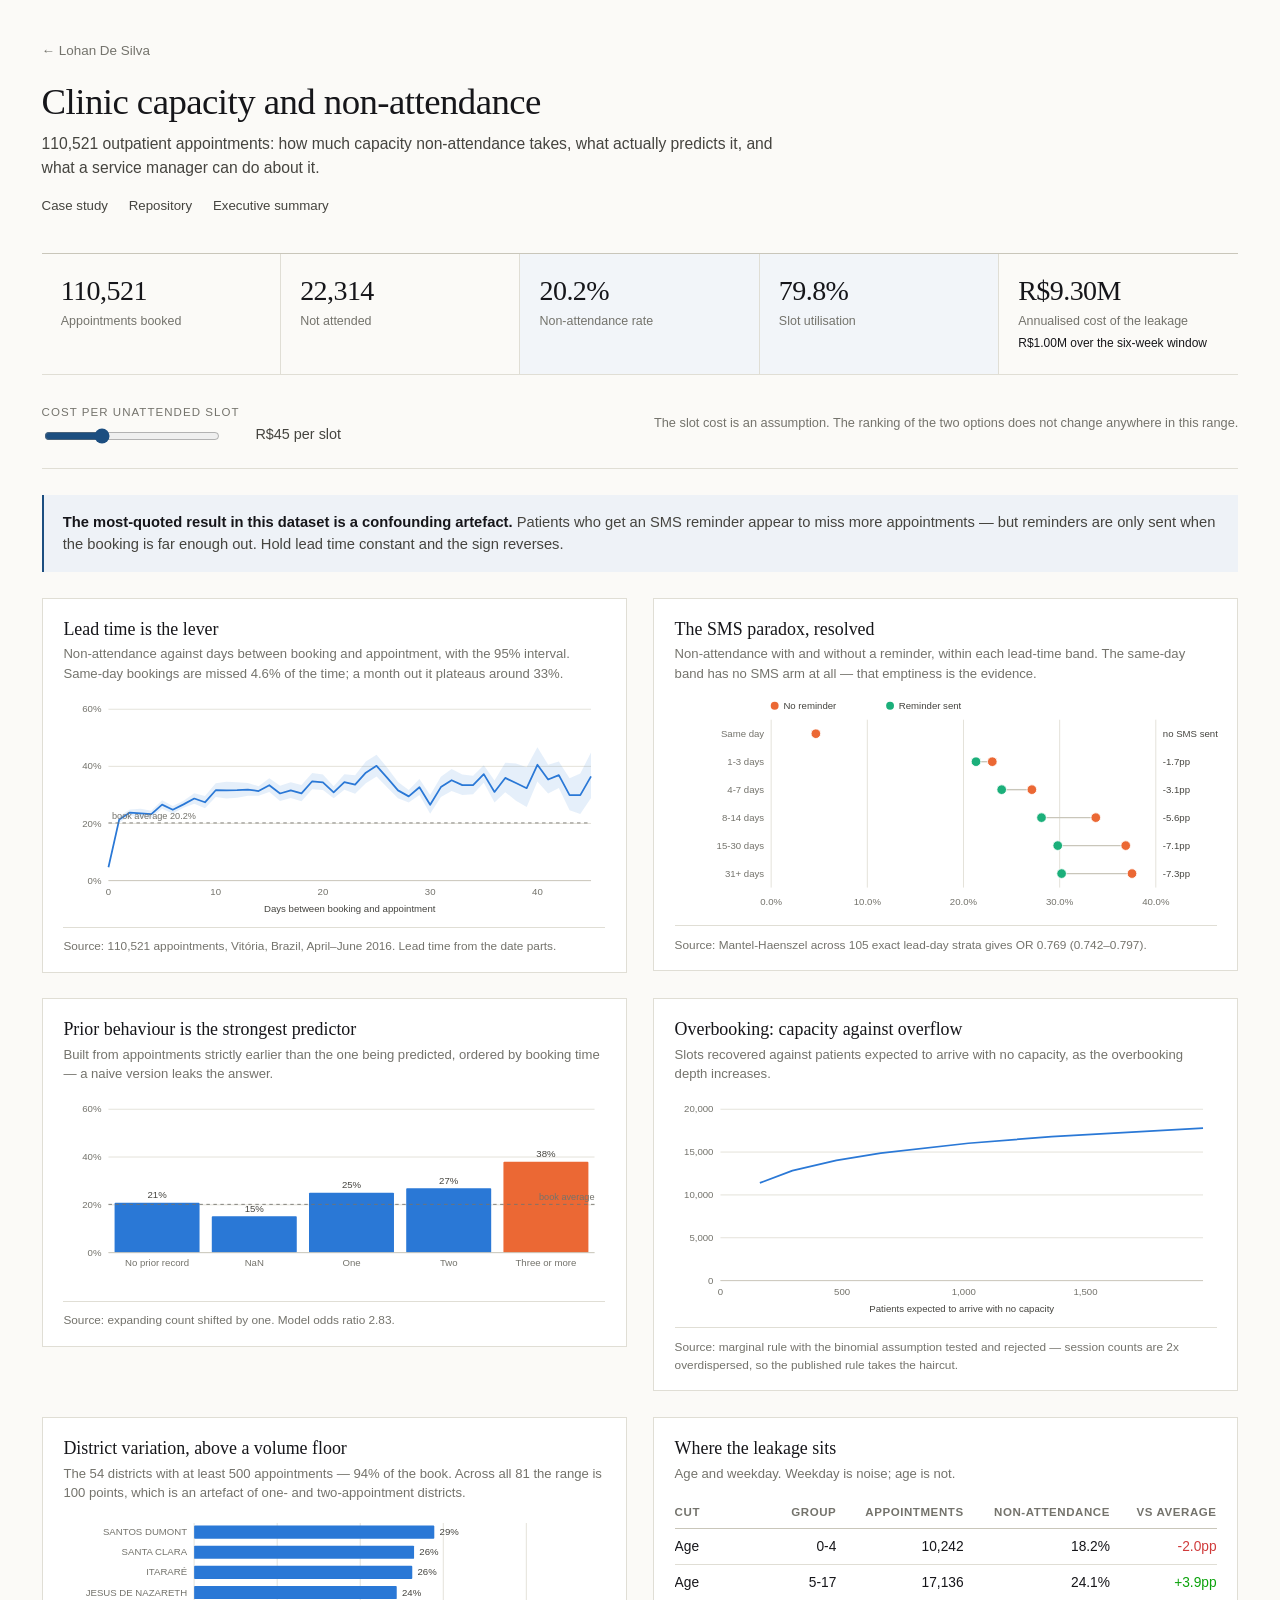
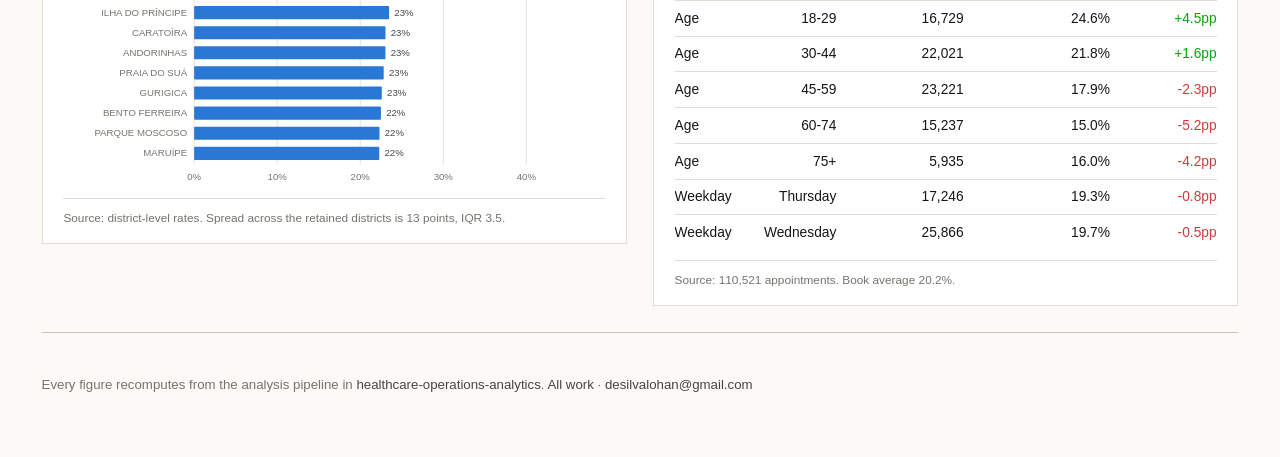
<file: dashboards/clinic.html>
<!DOCTYPE html>
<html lang="en">
<head>
<meta charset="utf-8">
<meta name="viewport" content="width=device-width, initial-scale=1">
<title>Clinic capacity and non-attendance dashboard — Lohan De Silva</title>
<meta name="description" content="110,521 outpatient appointments: how much capacity non-attendance takes, what actually predicts it, and what a service manager can do about it.">
<style>
:root{
  --paper:#fbfaf7; --panel:#ffffff; --ink:#16161a; --ink-2:#45443f; --ink-3:#74736c;
  --rule:#e0ded5; --rule-strong:#c9c6ba; --accent:#1c4e80;
  --s1:#2a78d6; --s2:#eb6834; --s3:#1baf7a; --s4:#eda100; --s5:#e87ba4;
  --pos:#0ca30c; --neg:#d03b3b; --warn:#fab219;
  --serif:"Iowan Old Style","Palatino Linotype",Palatino,"Book Antiqua",Georgia,serif;
  --sans:-apple-system,BlinkMacSystemFont,"Segoe UI",Inter,Helvetica,Arial,sans-serif;
}
*,*::before,*::after{box-sizing:border-box}
body{margin:0;background:var(--paper);color:var(--ink);font-family:var(--sans);font-size:15px;line-height:1.55;-webkit-font-smoothing:antialiased}
.wrap{max-width:78rem;margin:0 auto;padding:0 1.6rem}
a{color:var(--accent);text-decoration:none;border-bottom:1px solid rgba(28,78,128,.28)}
a:hover{border-bottom-color:var(--accent)}

.dash-head{padding:2.4rem 0 1.4rem;border-bottom:1px solid var(--rule-strong)}
.backlink{display:inline-block;font-size:.84rem;color:var(--ink-3);border-bottom:none;margin-bottom:1.2rem}
.backlink:hover{color:var(--accent)}
.dash-head h1{font-family:var(--serif);font-weight:400;font-size:clamp(1.7rem,3.6vw,2.3rem);line-height:1.15;letter-spacing:-.015em;margin:0 0 .5rem;max-width:44rem}
.dash-head .sub{color:var(--ink-2);margin:0 0 1rem;max-width:46rem;font-size:.98rem}
.dash-head .meta{font-size:.83rem;color:var(--ink-3);display:flex;flex-wrap:wrap;gap:0 1.3rem}
.dash-head .meta a{border-bottom:none;color:var(--ink-2)}

/* KPI row */
.kpis{display:grid;grid-template-columns:repeat(auto-fit,minmax(9.5rem,1fr));gap:0;border-bottom:1px solid var(--rule);margin:0 0 1.6rem}
.kpi{padding:1.4rem 1.2rem 1.3rem;border-right:1px solid var(--rule)}
.kpi:last-child{border-right:none}
.kpi.hero{background:#f2f5f9}
.kpi .v{font-family:var(--serif);font-size:1.75rem;line-height:1.05;letter-spacing:-.02em;display:block}
.kpi .l{font-size:.78rem;color:var(--ink-3);display:block;margin-top:.45rem;line-height:1.35}
.kpi .d{font-size:.75rem;margin-top:.3rem;display:block}
.kpi .d.pos{color:var(--pos)} .kpi .d.neg{color:var(--neg)}

/* filters */
.filters{display:flex;flex-wrap:wrap;gap:.7rem 1rem;align-items:flex-end;padding:0 0 1.4rem;border-bottom:1px solid var(--rule);margin-bottom:1.6rem}
.filters .f{display:flex;flex-direction:column;gap:.25rem}
.filters label{font-size:.72rem;letter-spacing:.09em;text-transform:uppercase;color:var(--ink-3)}
.filters input[type=range]{width:11rem;accent-color:var(--accent)}
.filters select{font-family:var(--sans);font-size:.88rem;padding:.36rem .5rem;border:1px solid var(--rule-strong);background:var(--panel);color:var(--ink);border-radius:2px;min-width:9.5rem}
.filters button{font-family:var(--sans);font-size:.82rem;padding:.42rem .8rem;border:1px solid var(--rule-strong);background:var(--panel);color:var(--ink-2);border-radius:2px;cursor:pointer}
.filters button:hover{border-color:var(--accent);color:var(--accent)}
.filter-note{font-size:.8rem;color:var(--ink-3);margin-left:auto}

/* panels */
.grid{display:grid;grid-template-columns:repeat(2,minmax(0,1fr));gap:1.6rem;margin-bottom:1.6rem;align-items:start}
.grid>*{min-width:0}
.grid.one{grid-template-columns:1fr}
.panel{background:var(--panel);border:1px solid var(--rule);padding:1.2rem 1.3rem 1rem;min-width:0;overflow-wrap:break-word}
.panel h2{font-family:var(--serif);font-weight:400;font-size:1.12rem;line-height:1.3;margin:0 0 .2rem}
.panel .note{font-size:.82rem;color:var(--ink-3);margin:0 0 .9rem;line-height:1.45}
.panel .src{font-size:.74rem;color:var(--ink-3);margin:.7rem 0 0;padding-top:.6rem;border-top:1px solid var(--rule)}
.chart{width:100%}
.chart svg{display:block;width:100%;height:auto;overflow:visible}
.empty{font-size:.85rem;color:var(--ink-3);padding:2rem 0;text-align:center}

/* svg primitives */
.axis-line{stroke:var(--rule-strong);stroke-width:1}
.grid-line{stroke:var(--rule);stroke-width:1}
.zero-line{stroke:var(--ink-3);stroke-width:1}
.ref-line{stroke:var(--ink-3);stroke-width:1;stroke-dasharray:4 4}
.tick{font-size:11px;fill:var(--ink-3)}
.tick.mid{fill:var(--ink-2)}
.val-label{font-size:11px;fill:var(--ink-2)}
.ref-label{font-size:10.5px;fill:var(--ink-3)}
.mark{transition:opacity .12s}
.chart:hover .mark{opacity:.45}
.chart .mark:hover{opacity:1}

/* table */
table{border-collapse:collapse;width:100%;font-size:.86rem;font-variant-numeric:tabular-nums}
th,td{text-align:right;padding:.42rem .6rem;border-bottom:1px solid var(--rule);white-space:nowrap}
th:first-child,td:first-child{text-align:left;padding-left:0}
th:last-child,td:last-child{padding-right:0}
th{font-weight:600;font-size:.72rem;letter-spacing:.05em;text-transform:uppercase;color:var(--ink-3);border-bottom-color:var(--rule-strong)}
tbody tr:hover{background:#f6f5f1}
td.neg{color:var(--neg)} td.pos{color:var(--pos)}
.scroll{overflow-x:auto;max-height:22rem;overflow-y:auto}

/* tooltip */
#tip{position:fixed;pointer-events:none;background:#16161a;color:#fff;font-size:.78rem;line-height:1.4;padding:.45rem .6rem;border-radius:3px;opacity:0;transition:opacity .1s;z-index:50;max-width:16rem}
#tip b{font-weight:600}
#tip .k{color:#b9b8b2}

.takeaway{background:#eef2f7;border-left:2px solid var(--accent);padding:1rem 1.2rem;margin:0 0 1.6rem;font-size:.92rem;color:var(--ink-2)}
.takeaway b{color:var(--ink)}
footer{border-top:1px solid var(--rule-strong);padding:1.8rem 0 3rem;margin-top:1rem;font-size:.83rem;color:var(--ink-3)}
footer a{color:var(--ink-2);border-bottom:none}

@media(max-width:820px){
  .grid{grid-template-columns:1fr}
  .panel{padding:1rem 1rem .9rem}
  .dash-head h1{font-size:1.55rem}
  .kpis{grid-template-columns:1fr 1fr}
  .kpi{border-right:1px solid var(--rule)}
  .kpi:nth-child(2n){border-right:none}
  /* an odd last tile would leave a half-width rule under it */
  .kpi:last-child:nth-child(odd){grid-column:1/-1;border-right:none}
  .filters select{min-width:7.5rem}
  table{font-size:.8rem}
  .kpi{border-right:none;border-bottom:1px solid var(--rule)}
  .wrap{padding:0 1.1rem}
}

</style>
</head>
<body>
<div class="wrap">
  <header class="dash-head">
    <a class="backlink" href="../index.html">&larr; Lohan De Silva</a>
    <h1>Clinic capacity and non-attendance</h1>
    <p class="sub">110,521 outpatient appointments: how much capacity non-attendance takes, what actually predicts it, and what a service manager can do about it.</p>
    <p class="meta">
      <a href="../projects/clinic-capacity.html">Case study</a>
      <a href="https://github.com/Lohandesilva/healthcare-operations-analytics">Repository</a>
      <a href="https://github.com/Lohandesilva/healthcare-operations-analytics/blob/main/reports/executive-summary.md">Executive summary</a>
    </p>
  </header>

  <div class="kpis" id="kpis"></div>

  <div class="filters">
    <div class="f"><label>Cost per unattended slot</label>
      <input type="range" id="fC" min="20" max="100" step="5" value="45"></div>
    <div class="f"><label>&nbsp;</label><span id="cv" style="font-size:.9rem;color:var(--ink-2)"></span></div>
    <p class="filter-note">The slot cost is an assumption. The ranking of the two options does not change anywhere in this range.</p>
  </div>

  <p class="takeaway"><b>The most-quoted result in this dataset is a confounding artefact.</b>
  Patients who get an SMS reminder appear to miss more appointments — but reminders are only sent
  when the booking is far enough out. Hold lead time constant and the sign reverses.</p>

  <div class="grid">
    <section class="panel">
      <h2>Lead time is the lever</h2>
      <p class="note">Non-attendance against days between booking and appointment, with the 95% interval. Same-day bookings are missed 4.6% of the time; a month out it plateaus around 33%.</p>
      <div class="chart" id="c1"></div>
      <p class="src">Source: 110,521 appointments, Vitória, Brazil, April–June 2016. Lead time from the date parts.</p>
    </section>
    <section class="panel">
      <h2>The SMS paradox, resolved</h2>
      <p class="note">Non-attendance with and without a reminder, within each lead-time band. The same-day band has no SMS arm at all — that emptiness is the evidence.</p>
      <div class="chart" id="c2"></div>
      <p class="src">Source: Mantel-Haenszel across 105 exact lead-day strata gives OR 0.769 (0.742–0.797).</p>
    </section>
  </div>

  <div class="grid">
    <section class="panel">
      <h2>Prior behaviour is the strongest predictor</h2>
      <p class="note">Built from appointments strictly earlier than the one being predicted, ordered by booking time — a naive version leaks the answer.</p>
      <div class="chart" id="c3"></div>
      <p class="src">Source: expanding count shifted by one. Model odds ratio 2.83.</p>
    </section>
    <section class="panel">
      <h2>Overbooking: capacity against overflow</h2>
      <p class="note">Slots recovered against patients expected to arrive with no capacity, as the overbooking depth increases.</p>
      <div class="chart" id="c4"></div>
      <p class="src">Source: marginal rule with the binomial assumption tested and rejected — session counts are 2x overdispersed, so the published rule takes the haircut.</p>
    </section>
  </div>

  <div class="grid">
    <section class="panel">
      <h2>District variation, above a volume floor</h2>
      <p class="note">The 54 districts with at least 500 appointments — 94% of the book. Across all 81 the range is 100 points, which is an artefact of one- and two-appointment districts.</p>
      <div class="chart" id="c5"></div>
      <p class="src">Source: district-level rates. Spread across the retained districts is 13 points, IQR 3.5.</p>
    </section>
    <section class="panel">
      <h2>Where the leakage sits</h2>
      <p class="note">Age and weekday. Weekday is noise; age is not.</p>
      <div id="tbl"></div>
      <p class="src">Source: 110,521 appointments. Book average 20.2%.</p>
    </section>
  </div>

  <footer>
    <p>Every figure recomputes from the analysis pipeline in
      <a href="https://github.com/Lohandesilva/healthcare-operations-analytics">healthcare-operations-analytics</a>.
      <a href="../index.html">All work</a> ·
      <a href="mailto:desilvalohan@gmail.com">desilvalohan@gmail.com</a></p>
  </footer>
</div>
<script>
/* Minimal SVG chart kit. No dependencies. */
(function (g) {
  var NS = "http://www.w3.org/2000/svg";
  var tip = null;

  function el(tag, attrs, parent) {
    var n = document.createElementNS(NS, tag);
    for (var k in attrs) if (attrs[k] !== null && attrs[k] !== undefined) n.setAttribute(k, attrs[k]);
    if (parent) parent.appendChild(n);
    return n;
  }

  function ensureTip() {
    if (!tip) { tip = document.createElement("div"); tip.id = "tip"; document.body.appendChild(tip); }
    return tip;
  }
  function showTip(html, ev) {
    var t = ensureTip();
    t.innerHTML = html; t.style.opacity = 1;
    var w = t.offsetWidth, h = t.offsetHeight;
    var x = ev.clientX + 14, y = ev.clientY - h - 10;
    if (x + w > window.innerWidth - 8) x = ev.clientX - w - 14;
    if (y < 8) y = ev.clientY + 16;
    t.style.left = x + "px"; t.style.top = y + "px";
  }
  function hideTip() { if (tip) tip.style.opacity = 0; }

  function bind(node, html) {
    node.addEventListener("mousemove", function (e) { showTip(html, e); });
    node.addEventListener("mouseleave", hideTip);
  }

  // ---- formatters -----------------------------------------------------
  var fmt = {
    int: function (v) { return Math.round(v).toLocaleString("en-US"); },
    pct1: function (v) { return (v * 100).toFixed(1) + "%"; },
    pct0: function (v) { return Math.round(v * 100) + "%"; },
    pct2: function (v) { return (v * 100).toFixed(2) + "%"; },
    num1: function (v) { return v.toFixed(1); },
    num2: function (v) { return v.toFixed(2); },
    usd: function (v) { return (v < 0 ? "-$" : "$") + Math.abs(Math.round(v)).toLocaleString("en-US"); },
    usdk: function (v) {
      var a = Math.abs(v), s = v < 0 ? "-$" : "$";
      if (a >= 1e12) return s + (a / 1e12).toFixed(2) + "tn";
      if (a >= 1e9) return s + (a / 1e9).toFixed(2) + "bn";
      if (a >= 1e6) return s + (a / 1e6).toFixed(2) + "M";
      if (a >= 1e3) return s + Math.round(a / 1e3) + "k";
      return s + Math.round(a);
    },
    ntd: function (v) {
      var a = Math.abs(v), s = v < 0 ? "-NT$" : "NT$";
      if (a >= 1e9) return s + (a / 1e9).toFixed(2) + "bn";
      if (a >= 1e6) return s + (a / 1e6).toFixed(1) + "M";
      if (a >= 1e3) return s + Math.round(a / 1e3) + "k";
      return s + Math.round(a);
    },
    brl: function (v) {
      var a = Math.abs(v), s = v < 0 ? "-R$" : "R$";
      if (a >= 1e6) return s + (a / 1e6).toFixed(2) + "M";
      if (a >= 1e3) return s + Math.round(a / 1e3) + "k";
      return s + Math.round(a);
    }
  };

  function niceStep(range, n) {
    if (range <= 0) return 1;
    var raw = range / n, mag = Math.pow(10, Math.floor(Math.log10(raw))), r = raw / mag;
    var step = r <= 1 ? 1 : r <= 2 ? 2 : r <= 2.5 ? 2.5 : r <= 5 ? 5 : 10;
    return step * mag;
  }

  // Round the axis outward to a clean step so ticks read 0/10/20 rather than
  // 0/13/25. Returns the padded bounds alongside the ticks.
  function axis(lo, hi, n) {
    if (hi === lo) hi = lo + 1;
    var step = niceStep(hi - lo, n);
    var a = Math.floor(lo / step + 1e-9) * step;
    var b = Math.ceil(hi / step - 1e-9) * step;
    var out = [];
    for (var v = a; v <= b + step * 1e-6; v += step) out.push(Math.abs(v) < step * 1e-6 ? 0 : v);
    return { ticks: out, lo: a, hi: b };
  }

  function nice(max) { return axis(0, max, 4).hi; }

  // ---- vertical bars --------------------------------------------------
  function bars(node, o) {
    node.innerHTML = "";
    var d = o.data || [];
    if (!d.length) { node.innerHTML = '<p class="empty">No rows match these filters.</p>'; return; }
    var W = 620, H = o.height || 230, m = { t: 14, r: 12, b: 42, l: 52 };
    var iw = W - m.l - m.r, ih = H - m.t - m.b;
    var f = o.format || fmt.num1;
    var vals = d.map(function (x) { return x.value; });
    var lo = Math.min(0, Math.min.apply(null, vals));
    var hi = Math.max.apply(null, vals);
    var ax = axis(lo, hi <= 0 ? 0 : hi * 1.08, 4);
    var top = ax.hi, bot = ax.lo;
    var y = function (v) { return m.t + ih - ((v - bot) / (top - bot)) * ih; };
    var svg = el("svg", { viewBox: "0 0 " + W + " " + H, preserveAspectRatio: "xMidYMid meet" }, node);

    ax.ticks.forEach(function (t) {
      el("line", { class: "grid-line", x1: m.l, x2: W - m.r, y1: y(t), y2: y(t) }, svg);
      var tx = el("text", { class: "tick", x: m.l - 8, y: y(t) + 3.5, "text-anchor": "end" }, svg);
      tx.textContent = f(t);
    });
    if (bot < 0) el("line", { class: "zero-line", x1: m.l, x2: W - m.r, y1: y(0), y2: y(0) }, svg);

    var bw = iw / d.length, pad = Math.min(14, bw * 0.28);
    d.forEach(function (row, i) {
      var x0 = m.l + i * bw + pad / 2, w = bw - pad;
      var v = row.value, yy = v >= 0 ? y(v) : y(0), h = Math.abs(y(v) - y(0));
      var r = el("rect", {
        class: "mark", x: x0, y: yy, width: w, height: Math.max(1, h),
        fill: row.color || o.color || "var(--s1)", rx: 1
      }, svg);
      bind(r, "<b>" + row.label + "</b><br>" + (o.tipLabel || "") + f(v) + (row.tip ? "<br>" + row.tip : ""));
      var lb = el("text", { class: "tick", x: x0 + w / 2, y: H - m.b + 15, "text-anchor": "middle" }, svg);
      lb.textContent = row.label;
      if (o.labels !== false && d.length <= 14) {
        var vl = el("text", { class: "val-label", x: x0 + w / 2, y: (v >= 0 ? yy - 5 : yy + h + 12), "text-anchor": "middle" }, svg);
        vl.textContent = f(v);
      }
    });

    if (o.reference !== undefined && o.reference !== null) {
      el("line", { class: "ref-line", x1: m.l, x2: W - m.r, y1: y(o.reference), y2: y(o.reference) }, svg);
      var rl = el("text", { class: "ref-label", x: W - m.r, y: y(o.reference) - 5, "text-anchor": "end" }, svg);
      rl.textContent = o.referenceLabel || "";
    }
    el("line", { class: "axis-line", x1: m.l, x2: W - m.r, y1: y(Math.max(bot, 0)), y2: y(Math.max(bot, 0)) }, svg);
  }

  // ---- horizontal bars -------------------------------------------------
  function hbars(node, o) {
    node.innerHTML = "";
    var d = o.data || [];
    if (!d.length) { node.innerHTML = '<p class="empty">No rows match these filters.</p>'; return; }
    var rowH = o.rowHeight || 24;
    var W = 620, m = { t: 8, r: 90, b: 26, l: o.labelWidth || 150 };
    var ih = d.length * rowH, H = ih + m.t + m.b;
    var f = o.format || fmt.num1;
    var vals = d.map(function (x) { return x.value; });
    var hi = Math.max.apply(null, vals), lo = Math.min(0, Math.min.apply(null, vals));
    var ax = axis(lo, hi <= 0 ? 0 : hi * 1.04, 4);
    var top = ax.hi, bot = ax.lo;
    var iw = W - m.l - m.r;
    var x = function (v) { return m.l + ((v - bot) / (top - bot)) * iw; };
    var svg = el("svg", { viewBox: "0 0 " + W + " " + H, preserveAspectRatio: "xMidYMid meet" }, node);

    ax.ticks.forEach(function (t) {
      el("line", { class: "grid-line", x1: x(t), x2: x(t), y1: m.t, y2: m.t + ih }, svg);
      var tx = el("text", { class: "tick", x: x(t), y: H - 8, "text-anchor": "middle" }, svg);
      tx.textContent = f(t);
    });

    d.forEach(function (row, i) {
      var yy = m.t + i * rowH + 3, h = rowH - 8;
      var x0 = row.value >= 0 ? x(0) : x(row.value), w = Math.abs(x(row.value) - x(0));
      var r = el("rect", { class: "mark", x: x0, y: yy, width: Math.max(1, w), height: h, rx: 1, fill: row.color || o.color || "var(--s1)" }, svg);
      bind(r, "<b>" + row.label + "</b><br>" + (o.tipLabel || "") + f(row.value) + (row.tip ? "<br>" + row.tip : ""));
      var lb = el("text", { class: "tick", x: m.l - 8, y: yy + h / 2 + 3.5, "text-anchor": "end" }, svg);
      lb.textContent = row.label.length > 26 ? row.label.slice(0, 25) + "…" : row.label;
      var vl = el("text", { class: "val-label", x: (row.value >= 0 ? x0 + w + 6 : x0 - 6), y: yy + h / 2 + 3.5, "text-anchor": row.value >= 0 ? "start" : "end" }, svg);
      vl.textContent = row.right !== undefined ? row.right : f(row.value);
    });
    if (bot < 0) el("line", { class: "zero-line", x1: x(0), x2: x(0), y1: m.t, y2: m.t + ih }, svg);
  }

  // ---- line / area -----------------------------------------------------
  function line(node, o) {
    node.innerHTML = "";
    var series = o.series || [];
    if (!series.length || !series[0].points.length) { node.innerHTML = '<p class="empty">No rows match these filters.</p>'; return; }
    var W = 620, H = o.height || 230, m = { t: 14, r: o.rightPad || 16, b: 40, l: 52 };
    var iw = W - m.l - m.r, ih = H - m.t - m.b;
    var fy = o.formatY || fmt.num1, fx = o.formatX || fmt.int;
    var allX = [], allY = [];
    series.forEach(function (s) { s.points.forEach(function (p) { allX.push(p[0]); allY.push(p[1]); }); });
    var x0 = o.xMin !== undefined ? o.xMin : Math.min.apply(null, allX);
    var x1 = o.xMax !== undefined ? o.xMax : Math.max.apply(null, allX);
    var yA = axis(o.yMin !== undefined ? o.yMin : Math.min(0, Math.min.apply(null, allY)),
                  o.yMax !== undefined ? o.yMax : Math.max.apply(null, allY) * 1.06, 4);
    var y0 = o.yMin !== undefined ? o.yMin : yA.lo;
    var y1 = o.yMax !== undefined ? o.yMax : yA.hi;
    var X = function (v) { return m.l + ((v - x0) / (x1 - x0 || 1)) * iw; };
    var Y = function (v) { return m.t + ih - ((v - y0) / (y1 - y0 || 1)) * ih; };
    var svg = el("svg", { viewBox: "0 0 " + W + " " + H, preserveAspectRatio: "xMidYMid meet" }, node);

    axis(y0, y1, 4).ticks.filter(function(t){return t>=y0-1e-9&&t<=y1+1e-9;}).forEach(function (t) {
      el("line", { class: "grid-line", x1: m.l, x2: W - m.r, y1: Y(t), y2: Y(t) }, svg);
      var tx = el("text", { class: "tick", x: m.l - 8, y: Y(t) + 3.5, "text-anchor": "end" }, svg);
      tx.textContent = fy(t);
    });
    axis(x0, x1, o.xTicks || 5).ticks.filter(function(t){return t>=x0-1e-9&&t<=x1+1e-9;}).forEach(function (t) {
      var tx = el("text", { class: "tick", x: X(t), y: H - m.b + 16, "text-anchor": "middle" }, svg);
      tx.textContent = fx(t);
    });

    series.forEach(function (s, si) {
      var col = s.color || ["var(--s1)", "var(--s2)", "var(--s3)", "var(--s4)"][si % 4];
      if (s.band) {
        var up = s.band.map(function (p) { return X(p[0]) + "," + Y(p[2]); });
        var dn = s.band.slice().reverse().map(function (p) { return X(p[0]) + "," + Y(p[1]); });
        el("polygon", { points: up.concat(dn).join(" "), fill: col, opacity: .12 }, svg);
      }
      var pts = s.points.map(function (p) { return X(p[0]) + "," + Y(p[1]); }).join(" ");
      el("polyline", { points: pts, fill: "none", stroke: col, "stroke-width": 2, "stroke-linejoin": "round" }, svg);
      if (s.label) {
        var last = s.points[s.points.length - 1];
        var lb = el("text", { class: "val-label", x: X(last[0]) + 5, y: Y(last[1]) + 3.5, fill: col }, svg);
        lb.textContent = s.label;
      }
      s.points.forEach(function (p) {
        var c = el("circle", { class: "mark", cx: X(p[0]), cy: Y(p[1]), r: 8, fill: "transparent" }, svg);
        bind(c, "<b>" + (s.name ? s.name + "<br>" : "") + fx(p[0]) + "</b><br>" + fy(p[1]) + (p[2] ? "<br><span class='k'>" + p[2] + "</span>" : ""));
      });
    });

    if (o.reference !== undefined && o.reference !== null) {
      el("line", { class: "ref-line", x1: m.l, x2: W - m.r, y1: Y(o.reference), y2: Y(o.reference) }, svg);
      var rl = el("text", { class: "ref-label", x: m.l + 4, y: Y(o.reference) - 5 }, svg);
      rl.textContent = o.referenceLabel || "";
    }
    el("line", { class: "axis-line", x1: m.l, x2: W - m.r, y1: Y(Math.max(y0, 0)), y2: Y(Math.max(y0, 0)) }, svg);
    if (o.xLabel) { var xl = el("text", { class: "tick mid", x: m.l + iw / 2, y: H - 4, "text-anchor": "middle" }, svg); xl.textContent = o.xLabel; }
  }

  // ---- scatter ---------------------------------------------------------
  function scatter(node, o) {
    node.innerHTML = "";
    var d = o.data || [];
    if (!d.length) { node.innerHTML = '<p class="empty">No rows match these filters.</p>'; return; }
    var W = 620, H = o.height || 260, m = { t: 14, r: 16, b: 44, l: 54 };
    var iw = W - m.l - m.r, ih = H - m.t - m.b;
    var fx = o.formatX || fmt.num1, fy = o.formatY || fmt.num1;
    var xs = d.map(function (p) { return p.x; }), ys = d.map(function (p) { return p.y; });
    var x0 = o.xMin !== undefined ? o.xMin : Math.min.apply(null, xs);
    var x1 = o.xMax !== undefined ? o.xMax : Math.max.apply(null, xs);
    var y0 = o.yMin !== undefined ? o.yMin : Math.min.apply(null, ys);
    var y1 = o.yMax !== undefined ? o.yMax : Math.max.apply(null, ys);
    var X = function (v) { return m.l + ((v - x0) / (x1 - x0 || 1)) * iw; };
    var Y = function (v) { return m.t + ih - ((v - y0) / (y1 - y0 || 1)) * ih; };
    var svg = el("svg", { viewBox: "0 0 " + W + " " + H, preserveAspectRatio: "xMidYMid meet" }, node);

    axis(y0, y1, 4).ticks.filter(function(t){return t>=y0&&t<=y1;}).forEach(function (t) {
      el("line", { class: "grid-line", x1: m.l, x2: W - m.r, y1: Y(t), y2: Y(t) }, svg);
      var tx = el("text", { class: "tick", x: m.l - 8, y: Y(t) + 3.5, "text-anchor": "end" }, svg);
      tx.textContent = fy(t);
    });
    axis(x0, x1, 5).ticks.filter(function(t){return t>=x0&&t<=x1;}).forEach(function (t) {
      var tx = el("text", { class: "tick", x: X(t), y: H - m.b + 16, "text-anchor": "middle" }, svg);
      tx.textContent = fx(t);
    });

    var rMax = o.sizeMax || 0;
    d.forEach(function (p) {
      var r = rMax && p.size ? 2.5 + 7 * Math.sqrt(p.size / rMax) : (o.radius || 3.4);
      var c = el("circle", {
        class: "mark", cx: X(p.x), cy: Y(p.y), r: r,
        fill: p.color || o.color || "var(--s1)", opacity: o.opacity || .62,
        stroke: "#fff", "stroke-width": .6
      }, svg);
      bind(c, "<b>" + (p.label || "") + "</b><br><span class='k'>" + (o.xName || "x") + "</span> " + fx(p.x) +
        "<br><span class='k'>" + (o.yName || "y") + "</span> " + fy(p.y) + (p.tip ? "<br>" + p.tip : ""));
    });

    if (o.zeroLine && y0 < 0 && y1 > 0) {
      el("line", { class: "zero-line", x1: m.l, x2: W - m.r, y1: Y(0), y2: Y(0) }, svg);
    }
    if (o.fit) {
      el("line", { x1: X(o.fit[0][0]), y1: Y(o.fit[0][1]), x2: X(o.fit[1][0]), y2: Y(o.fit[1][1]), stroke: "var(--ink-3)", "stroke-width": 1.4, "stroke-dasharray": "5 4" }, svg);
    }
    el("line", { class: "axis-line", x1: m.l, x2: W - m.r, y1: m.t + ih, y2: m.t + ih }, svg);
    if (o.xLabel) { var xl = el("text", { class: "tick mid", x: m.l + iw / 2, y: H - 4, "text-anchor": "middle" }, svg); xl.textContent = o.xLabel; }
  }

  // ---- range plot (p10 / q1 / median / q3 / p90) ------------------------
  function ranges(node, o) {
    node.innerHTML = "";
    var d = o.data || [];
    var rowH = 26, W = 620, m = { t: 8, r: 60, b: 26, l: o.labelWidth || 150 };
    var ih = d.length * rowH, H = ih + m.t + m.b, iw = W - m.l - m.r;
    var f = o.format || fmt.pct0;
    var lo = 0, hi = 0;
    d.forEach(function (r) { lo = Math.min(lo, r.p10); hi = Math.max(hi, r.p90); });
    var X = function (v) { return m.l + ((v - lo) / (hi - lo || 1)) * iw; };
    var svg = el("svg", { viewBox: "0 0 " + W + " " + H, preserveAspectRatio: "xMidYMid meet" }, node);

    axis(lo, hi, 4).ticks.filter(function(t){return t>=lo&&t<=hi;}).forEach(function (t) {
      el("line", { class: "grid-line", x1: X(t), x2: X(t), y1: m.t, y2: m.t + ih }, svg);
      var tx = el("text", { class: "tick", x: X(t), y: H - 8, "text-anchor": "middle" }, svg);
      tx.textContent = f(t);
    });

    d.forEach(function (r, i) {
      var cy = m.t + i * rowH + rowH / 2;
      el("line", { x1: X(r.p10), x2: X(r.p90), y1: cy, y2: cy, stroke: "var(--rule-strong)", "stroke-width": 1.5 }, svg);
      var box = el("rect", { class: "mark", x: X(r.q1), y: cy - 6, width: Math.max(2, X(r.q3) - X(r.q1)), height: 12, fill: "var(--s1)", opacity: .3, rx: 1 }, svg);
      var dot = el("circle", { class: "mark", cx: X(r.median), cy: cy, r: 4, fill: "var(--s1)" }, svg);
      var html = "<b>" + r.label + "</b><br><span class='k'>median</span> " + f(r.median) +
        "<br><span class='k'>IQR</span> " + f(r.q1) + " to " + f(r.q3) +
        "<br><span class='k'>p10-p90</span> " + f(r.p10) + " to " + f(r.p90) +
        (r.n ? "<br><span class='k'>n</span> " + r.n : "");
      bind(box, html); bind(dot, html);
      var lb = el("text", { class: "tick", x: m.l - 8, y: cy + 3.5, "text-anchor": "end" }, svg);
      lb.textContent = r.label.length > 24 ? r.label.slice(0, 23) + "…" : r.label;
      var vl = el("text", { class: "val-label", x: W - m.r + 6, y: cy + 3.5 }, svg);
      vl.textContent = f(r.median);
    });
  }

  // ---- heatmap ---------------------------------------------------------
  function heatmap(node, o) {
    node.innerHTML = "";
    var rows = o.rows, cols = o.cols, vals = o.values;
    var cell = 42, W = 620, m = { t: 30, r: 10, b: 34, l: 108 };
    var gw = Math.min(cell, (W - m.l - m.r) / cols.length);
    var H = rows.length * cell + m.t + m.b;
    var f = o.format || fmt.pct0;
    var max = 0; vals.forEach(function (r) { r.forEach(function (v) { if (v > max) max = v; }); });
    var svg = el("svg", { viewBox: "0 0 " + W + " " + H, preserveAspectRatio: "xMidYMid meet" }, node);

    cols.forEach(function (c, j) {
      var tx = el("text", { class: "tick", x: m.l + j * gw + gw / 2, y: m.t - 9, "text-anchor": "middle" }, svg);
      tx.textContent = c;
    });
    rows.forEach(function (r, i) {
      var tx = el("text", { class: "tick", x: m.l - 8, y: m.t + i * cell + cell / 2 + 3.5, "text-anchor": "end" }, svg);
      tx.textContent = r;
      cols.forEach(function (c, j) {
        var v = vals[i][j], t = max ? v / max : 0;
        var rect = el("rect", {
          class: "mark", x: m.l + j * gw + 1, y: m.t + i * cell + 1,
          width: gw - 2, height: cell - 2, rx: 1,
          fill: "var(--s1)", opacity: 0.06 + 0.9 * Math.pow(t, 0.6)
        }, svg);
        bind(rect, "<b>" + r + " → " + c + "</b><br>" + f(v));
        if (v > 0.005) {
          var lab = el("text", {
            x: m.l + j * gw + gw / 2, y: m.t + i * cell + cell / 2 + 3.5,
            "text-anchor": "middle", "font-size": 11,
            fill: t > 0.55 ? "#fff" : "var(--ink-2)"
          }, svg);
          lab.textContent = f(v);
        }
      });
    });
    var xl = el("text", { class: "tick mid", x: m.l + (cols.length * gw) / 2, y: H - 8, "text-anchor": "middle" }, svg);
    xl.textContent = o.xLabel || "";
  }


  // ---- dumbbell: two values per row, connected ------------------------
  function dumbbell(node, o) {
    node.innerHTML = "";
    var d = o.data || [];
    if (!d.length) { node.innerHTML = '<p class="empty">No rows.</p>'; return; }
    var rowH = o.rowHeight || 30, W = 620, m = { t: 26, r: 70, b: 30, l: o.labelWidth || 118 };
    var ih = d.length * rowH, H = ih + m.t + m.b, iw = W - m.l - m.r;
    var f = o.format || fmt.pct1;
    var lo = 0, hi = 0;
    d.forEach(function (r) { [r.a, r.b].forEach(function (v) { if (v !== null) hi = Math.max(hi, v); }); });
    var ax = axis(lo, hi * 1.06, 4), X = function (v) { return m.l + ((v - ax.lo) / (ax.hi - ax.lo)) * iw; };
    var svg = el("svg", { viewBox: "0 0 " + W + " " + H, preserveAspectRatio: "xMidYMid meet" }, node);
    ax.ticks.forEach(function (t) {
      el("line", { class: "grid-line", x1: X(t), x2: X(t), y1: m.t, y2: m.t + ih }, svg);
      var tx = el("text", { class: "tick", x: X(t), y: H - 10, "text-anchor": "middle" }, svg);
      tx.textContent = f(t);
    });
    // legend
    var lg = [[o.aName || "A", o.aColor || "var(--s3)"], [o.bName || "B", o.bColor || "var(--s2)"]];
    lg.forEach(function (p, i) {
      el("circle", { cx: m.l + i * 132 + 4, cy: 10, r: 4.5, fill: p[1] }, svg);
      var t = el("text", { class: "tick mid", x: m.l + i * 132 + 14, y: 13.5 }, svg);
      t.textContent = p[0];
    });
    d.forEach(function (r, i) {
      var cy = m.t + i * rowH + rowH / 2;
      if (r.a !== null && r.b !== null) {
        el("line", { x1: X(r.a), x2: X(r.b), y1: cy, y2: cy, stroke: "var(--rule-strong)", "stroke-width": 1.6 }, svg);
      }
      var lb = el("text", { class: "tick", x: m.l - 8, y: cy + 3.5, "text-anchor": "end" }, svg);
      lb.textContent = r.label;
      [["a", o.aColor || "var(--s3)", o.aName], ["b", o.bColor || "var(--s2)", o.bName]].forEach(function (p) {
        if (r[p[0]] === null) return;
        var c = el("circle", { class: "mark", cx: X(r[p[0]]), cy: cy, r: 5.5, fill: p[1], stroke: "#fff", "stroke-width": 1 }, svg);
        bind(c, "<b>" + r.label + "</b><br><span class='k'>" + p[2] + "</span> " + f(r[p[0]]) +
          (r.tip ? "<br>" + r.tip : ""));
      });
      if (r.right) {
        var vl = el("text", { class: "val-label", x: W - m.r + 8, y: cy + 3.5 }, svg);
        vl.textContent = r.right;
      }
      if (r.note) {
        var nt = el("text", { class: "ref-label", x: m.l + 4, y: cy + 3.5 }, svg);
        nt.textContent = r.note;
      }
    });
  }

  // ---- table -----------------------------------------------------------
  function table(node, o) {
    var rows = o.rows || [];
    if (!rows.length) { node.innerHTML = '<p class="empty">No rows match these filters.</p>'; return; }
    var h = "<div class='scroll'><table><thead><tr>";
    o.columns.forEach(function (c) { h += "<th>" + c.label + "</th>"; });
    h += "</tr></thead><tbody>";
    rows.forEach(function (r) {
      h += "<tr>";
      o.columns.forEach(function (c) {
        var v = r[c.key];
        var cls = c.signed ? (v < 0 ? " class='neg'" : v > 0 ? " class='pos'" : "") : "";
        h += "<td" + cls + ">" + (c.format ? c.format(v, r) : v) + "</td>";
      });
      h += "</tr>";
    });
    node.innerHTML = h + "</tbody></table></div>";
  }

  function kpis(node, items) {
    node.innerHTML = items.map(function (k) {
      return "<div class='kpi" + (k.hero ? " hero" : "") + "'><span class='v'>" + k.value + "</span>" +
        "<span class='l'>" + k.label + "</span>" +
        (k.delta ? "<span class='d " + (k.deltaClass || "") + "'>" + k.delta + "</span>" : "") + "</div>";
    }).join("");
  }

  g.Kit = { bars: bars, hbars: hbars, line: line, scatter: scatter, ranges: ranges, heatmap: heatmap, dumbbell: dumbbell, table: table, kpis: kpis, fmt: fmt };
})(window);

</script>
<script>

var D = {"lead":[[0.0,0.04647,0.04441,0.04862,38562.0],[1.0,0.2135,0.20259,0.22484,5213.0],[2.0,0.23822,0.22819,0.24854,6725.0],[3.0,0.23529,0.21978,0.25155,2737.0],[4.0,0.2327,0.22151,0.24428,5290.0],[5.0,0.2661,0.25125,0.2815,3277.0],[6.0,0.24796,0.23488,0.26151,4037.0],[7.0,0.26682,0.25463,0.27937,4906.0],[8.0,0.28731,0.2693,0.30601,2332.0],[9.0,0.27414,0.25288,0.29649,1605.0],[10.0,0.31632,0.29241,0.34124,1391.0],[11.0,0.31611,0.28786,0.34578,987.0],[12.0,0.31659,0.28996,0.34448,1115.0],[13.0,0.31867,0.29683,0.34133,1682.0],[14.0,0.31342,0.29683,0.3305,2913.0],[15.0,0.334,0.3106,0.35824,1503.0],[16.0,0.30495,0.27904,0.33216,1151.0],[17.0,0.31617,0.28945,0.34416,1107.0],[18.0,0.30558,0.2781,0.33452,1021.0],[19.0,0.3477,0.31942,0.3771,1044.0],[20.0,0.34372,0.31725,0.37121,1187.0],[21.0,0.30897,0.28839,0.33034,1861.0],[22.0,0.34442,0.31777,0.37208,1173.0],[23.0,0.33577,0.30431,0.36875,822.0],[24.0,0.37781,0.34057,0.41656,622.0],[25.0,0.40188,0.36451,0.44044,637.0],[26.0,0.35978,0.32581,0.39522,731.0],[27.0,0.31589,0.28801,0.34517,1013.0],[28.0,0.29484,0.27368,0.31692,1706.0],[29.0,0.32691,0.2997,0.35533,1089.0],[30.0,0.26562,0.23433,0.29946,704.0],[31.0,0.32738,0.29297,0.36375,672.0],[32.0,0.35154,0.31396,0.39105,586.0],[33.0,0.33434,0.2995,0.37108,664.0],[34.0,0.33416,0.30249,0.3674,808.0],[35.0,0.37279,0.34281,0.40378,963.0],[36.0,0.31034,0.27314,0.35018,551.0],[37.0,0.35952,0.3097,0.41255,331.0],[38.0,0.34171,0.27937,0.41005,199.0],[39.0,0.32353,0.25778,0.39708,170.0],[40.0,0.40551,0.34697,0.46687,254.0],[41.0,0.3538,0.305,0.40585,342.0],[42.0,0.3693,0.32437,0.41662,417.0],[43.0,0.29921,0.24623,0.35818,254.0],[44.0,0.29936,0.23321,0.3751,157.0],[45.0,0.36496,0.28905,0.44824,137.0]],"sms":[{"stratum":"Same day","no_sms_n":38562,"no_sms_rate":0.04647,"no_sms_lo":0.04441,"no_sms_hi":0.04862,"sms_n":0,"sms_rate":NaN,"sms_lo":NaN,"sms_hi":NaN,"difference_pp":NaN,"odds_ratio":NaN,"p_value":NaN},{"stratum":"1-3 days","no_sms_n":13769,"no_sms_rate":0.22994,"no_sms_lo":0.22298,"no_sms_hi":0.23704,"sms_n":906,"sms_rate":0.21302,"sms_lo":0.1876,"sms_hi":0.24087,"difference_pp":-1.69125,"odds_ratio":0.90654,"p_value":0.25726},{"stratum":"4-7 days","no_sms_n":6868,"no_sms_rate":0.27111,"no_sms_lo":0.26073,"no_sms_hi":0.28175,"sms_n":10642,"sms_rate":0.23971,"sms_lo":0.23169,"sms_hi":0.24791,"difference_pp":-3.14018,"odds_ratio":0.84766,"p_value":0.0},{"stratum":"8-14 days","no_sms_n":5021,"no_sms_rate":0.33758,"no_sms_lo":0.32463,"no_sms_hi":0.35078,"sms_n":7004,"sms_rate":0.28113,"sms_lo":0.27072,"sms_hi":0.29177,"difference_pp":-5.64571,"odds_ratio":0.76736,"p_value":0.0},{"stratum":"15-30 days","no_sms_n":6851,"no_sms_rate":0.36871,"no_sms_lo":0.35736,"no_sms_hi":0.3802,"sms_n":10520,"sms_rate":0.298,"sms_lo":0.28934,"sms_hi":0.30682,"difference_pp":-7.07015,"odds_ratio":0.72684,"p_value":0.0},{"stratum":"31+ days","no_sms_n":3968,"no_sms_rate":0.37525,"no_sms_lo":0.36031,"no_sms_hi":0.39043,"sms_n":6410,"sms_rate":0.30203,"sms_lo":0.29091,"sms_hi":0.31338,"difference_pp":-7.32239,"odds_ratio":0.72043,"p_value":0.0}],"prior":[{"prior_no_shows":-1,"prior_no_shows_label":"No prior record","appointments":62298,"no_shows":12976,"no_show_rate":0.20829,"rate_lo":0.20512,"rate_hi":0.2115,"share_of_appointments":NaN,"share_of_no_shows":NaN,"vs_base_pp":NaN},{"prior_no_shows":0,"prior_no_shows_label":NaN,"appointments":30727,"no_shows":4685,"no_show_rate":0.15247,"rate_lo":0.1485,"rate_hi":0.15653,"share_of_appointments":0.63719,"share_of_no_shows":0.50171,"vs_base_pp":-4.11703},{"prior_no_shows":1,"prior_no_shows_label":"One","appointments":12864,"no_shows":3223,"no_show_rate":0.25054,"rate_lo":0.24313,"rate_hi":0.25811,"share_of_appointments":0.26676,"share_of_no_shows":0.34515,"vs_base_pp":5.69021},{"prior_no_shows":2,"prior_no_shows_label":"Two","appointments":2995,"no_shows":808,"no_show_rate":0.26978,"rate_lo":0.25419,"rate_hi":0.28597,"share_of_appointments":0.06211,"share_of_no_shows":0.08653,"vs_base_pp":7.61409},{"prior_no_shows":3,"prior_no_shows_label":"Three or more","appointments":1637,"no_shows":622,"no_show_rate":0.37996,"rate_lo":0.35676,"rate_hi":0.40373,"share_of_appointments":0.03395,"share_of_no_shows":0.06661,"vs_base_pp":18.63213}],"district":[["DO CABRAL",560,0.15714],["SANTA MARTHA",3131,0.15842],["JARDIM DA PENHA",3877,0.16275],["DO QUADRO",849,0.1649],["VILA RUBIM",851,0.16569],["MATA DA PRAIA",644,0.17081],["REP\u00daBLICA",835,0.17126],["CONSOLA\u00c7\u00c3O",1375,0.17164],["SANTO ANT\u00d4NIO",2744,0.17566],["REDEN\u00c7\u00c3O",1553,0.17708],["NOVA PALESTINA",2264,0.17756],["JABOUR",2509,0.17975],["JOANA D\u00b4ARC",1427,0.1808],["TABUAZEIRO",3131,0.18269],["FORTE S\u00c3O JO\u00c3O",1889,0.18317],["PRAIA DO CANTO",1035,0.18357],["CONQUISTA",849,0.18846],["JARDIM CAMBURI",7717,0.18984],["INHANGUET\u00c1",1057,0.19111],["ILHA DE SANTA MARIA",1885,0.19151],["JUCUTUQUARA",694,0.19164],["DA PENHA",2217,0.1935],["GOIABEIRAS",700,0.19571],["ESTRELINHA",538,0.19703],["SANTO ANDR\u00c9",2571,0.19759],["S\u00c3O CRIST\u00d3V\u00c3O",1836,0.19771],["BONFIM",2773,0.19834],["S\u00c3O BENEDITO",1439,0.19944],["BELA VISTA",1907,0.20136],["MONTE BELO",824,0.20146],["GRANDE VIT\u00d3RIA",1071,0.20261],["SANTA TEREZA",1332,0.2042],["RESIST\u00caNCIA",4430,0.20429],["SANTOS REIS",547,0.20475],["MARIA ORTIZ",5805,0.20999],["S\u00c3O PEDRO",2448,0.21038],["CENTRO",3334,0.21086],["ROM\u00c3O",2214,0.21409],["S\u00c3O JOS\u00c9",1977,0.21649],["CRUZAMENTO",1398,0.21745],["FONTE GRANDE",682,0.21848],["ILHA DAS CAIEIRAS",1071,0.21942],["MARU\u00cdPE",1902,0.22292],["PARQUE MOSCOSO",802,0.22319],["BENTO FERREIRA",858,0.22494],["GURIGICA",2018,0.22597],["PRAIA DO SU\u00c1",1288,0.22826],["ANDORINHAS",2262,0.23033],["CARATO\u00cdRA",2565,0.23041],["ILHA DO PR\u00cdNCIPE",2266,0.23477],["JESUS DE NAZARETH",2853,0.24395],["ITARAR\u00c9",3514,0.26266],["SANTA CLARA",506,0.26482],["SANTOS DUMONT",1276,0.28918]],"front":[{"overflow_multiple":1.0,"dispersion":1.6162,"stop_probability":0.5,"sessions_in_scope":1383,"sessions_excluded_too_small":629,"slots_in_scope":104187,"extra_bookings":24919,"recovered_slots":17784.1439,"expected_overflow":1982.9461,"recovered_per_overflow":8.9685,"overbook_rate_mean":0.2392,"utilisation_uplift_pp":17.0694},{"overflow_multiple":1.5,"dispersion":1.6162,"stop_probability":0.4,"sessions_in_scope":1383,"sessions_excluded_too_small":629,"slots_in_scope":104187,"extra_bookings":22899,"recovered_slots":16800.9347,"expected_overflow":1360.7353,"recovered_per_overflow":12.347,"overbook_rate_mean":0.2198,"utilisation_uplift_pp":16.1257},{"overflow_multiple":2.0,"dispersion":1.6162,"stop_probability":0.3333,"sessions_in_scope":1383,"sessions_excluded_too_small":629,"slots_in_scope":104187,"extra_bookings":21499,"recovered_slots":16030.2434,"expected_overflow":1018.8866,"recovered_per_overflow":15.7331,"overbook_rate_mean":0.2064,"utilisation_uplift_pp":15.386},{"overflow_multiple":3.0,"dispersion":1.6162,"stop_probability":0.25,"sessions_in_scope":1383,"sessions_excluded_too_small":629,"slots_in_scope":104187,"extra_bookings":19592,"recovered_slots":14874.1739,"expected_overflow":658.4561,"recovered_per_overflow":22.5895,"overbook_rate_mean":0.188,"utilisation_uplift_pp":14.2764},{"overflow_multiple":4.0,"dispersion":1.6162,"stop_probability":0.2,"sessions_in_scope":1383,"sessions_excluded_too_small":629,"slots_in_scope":104187,"extra_bookings":18300,"recovered_slots":14029.6929,"expected_overflow":476.3871,"recovered_per_overflow":29.4502,"overbook_rate_mean":0.1756,"utilisation_uplift_pp":13.4659},{"overflow_multiple":6.0,"dispersion":1.6162,"stop_probability":0.1429,"sessions_in_scope":1383,"sessions_excluded_too_small":629,"slots_in_scope":104187,"extra_bookings":16566,"recovered_slots":12831.8876,"expected_overflow":295.7624,"recovered_per_overflow":43.3858,"overbook_rate_mean":0.159,"utilisation_uplift_pp":12.3162},{"overflow_multiple":10.0,"dispersion":1.6162,"stop_probability":0.0909,"sessions_in_scope":1383,"sessions_excluded_too_small":629,"slots_in_scope":104187,"extra_bookings":14593,"recovered_slots":11397.7412,"expected_overflow":161.8988,"recovered_per_overflow":70.4004,"overbook_rate_mean":0.1401,"utilisation_uplift_pp":10.9397}],"age":[{"age_band":"0-4","appointments":10242,"no_shows":1865,"no_show_rate":0.18209,"rate_lo":0.17474,"rate_hi":0.18969,"share_of_appointments":0.09267,"share_of_no_shows":0.08358,"vs_base_pp":-1.98049},{"age_band":"5-17","appointments":17136,"no_shows":4131,"no_show_rate":0.24107,"rate_lo":0.23473,"rate_hi":0.24753,"share_of_appointments":0.15505,"share_of_no_shows":0.18513,"vs_base_pp":3.91731},{"age_band":"18-29","appointments":16729,"no_shows":4122,"no_show_rate":0.2464,"rate_lo":0.23993,"rate_hi":0.25299,"share_of_appointments":0.15136,"share_of_no_shows":0.18473,"vs_base_pp":4.45002},{"age_band":"30-44","appointments":22021,"no_shows":4805,"no_show_rate":0.2182,"rate_lo":0.21279,"rate_hi":0.2237,"share_of_appointments":0.19925,"share_of_no_shows":0.21534,"vs_base_pp":1.63025},{"age_band":"45-59","appointments":23221,"no_shows":4150,"no_show_rate":0.17872,"rate_lo":0.17384,"rate_hi":0.1837,"share_of_appointments":0.2101,"share_of_no_shows":0.18598,"vs_base_pp":-2.31807},{"age_band":"60-74","appointments":15237,"no_shows":2291,"no_show_rate":0.15036,"rate_lo":0.14477,"rate_hi":0.15612,"share_of_appointments":0.13787,"share_of_no_shows":0.10267,"vs_base_pp":-5.15406},{"age_band":"75+","appointments":5935,"no_shows":950,"no_show_rate":0.16007,"rate_lo":0.15096,"rate_hi":0.16962,"share_of_appointments":0.0537,"share_of_no_shows":0.04257,"vs_base_pp":-4.18309}],"wd":[{"weekday":"Thursday","appointments":17246,"no_shows":3337,"no_show_rate":0.19349,"rate_lo":0.18767,"rate_hi":0.19946,"share_of_appointments":0.15604,"share_of_no_shows":0.14955,"vs_base_pp":-0.84041},{"weekday":"Wednesday","appointments":25866,"no_shows":5092,"no_show_rate":0.19686,"rate_lo":0.19206,"rate_hi":0.20175,"share_of_appointments":0.23404,"share_of_no_shows":0.2282,"vs_base_pp":-0.50375},{"weekday":"Tuesday","appointments":25638,"no_shows":5150,"no_show_rate":0.20087,"rate_lo":0.19601,"rate_hi":0.20582,"share_of_appointments":0.23197,"share_of_no_shows":0.2308,"vs_base_pp":-0.10246},{"weekday":"Monday","appointments":22713,"no_shows":4689,"no_show_rate":0.20645,"rate_lo":0.20123,"rate_hi":0.21176,"share_of_appointments":0.20551,"share_of_no_shows":0.21014,"vs_base_pp":0.45474},{"weekday":"Friday","appointments":19019,"no_shows":4037,"no_show_rate":0.21226,"rate_lo":0.20651,"rate_hi":0.21813,"share_of_appointments":0.17208,"share_of_no_shows":0.18092,"vs_base_pp":1.03631},{"weekday":"Saturday","appointments":39,"no_shows":9,"no_show_rate":0.23077,"rate_lo":0.12646,"rate_hi":0.38337,"share_of_appointments":0.00035,"share_of_no_shows":0.0004,"vs_base_pp":2.88709}],"opt":[{"option":"Shorten lead times to 7 days","mechanism":"prevents the miss","slots_recovered_window":3145.42,"expected_overflow_window":0.0,"value_window_brl":141543.73,"value_annualised_brl":1310590.1},{"option":"Overbook to the marginal-value stopping rule","mechanism":"refills the slot","slots_recovered_window":14874.17,"expected_overflow_window":658.46,"value_window_brl":580446.25,"value_annualised_brl":5374502.27}]};
var F = Kit.fmt;
var MISSED = 22314, BOOKED = 110521, DAYS = 27, ANNUAL_DAYS = 250;

function render(){
  var cost = +document.getElementById('fC').value;
  document.getElementById('cv').textContent = 'R$'+cost+' per slot';
  var windowCost = MISSED*cost, annual = windowCost/DAYS*ANNUAL_DAYS;
  Kit.kpis(document.getElementById('kpis'), [
    {value:F.int(BOOKED), label:'Appointments booked'},
    {value:F.int(MISSED), label:'Not attended'},
    {value:'20.2%', label:'Non-attendance rate', hero:true},
    {value:'79.8%', label:'Slot utilisation', hero:true},
    {value:F.brl(annual), label:'Annualised cost of the leakage',
     delta:F.brl(windowCost)+' over the six-week window'}
  ]);

  Kit.line(document.getElementById('c1'), {
    series:[{points: D.lead.map(function(r){return [r[0], r[1], F.int(r[4])+' appointments'];}),
             band: D.lead.map(function(r){return [r[0], r[2], r[3]];}), color:'var(--s1)'}],
    formatX:F.int, formatY:F.pct0, yMin:0, xMin:0,
    reference:0.2019, referenceLabel:'book average 20.2%',
    xLabel:'Days between booking and appointment', height:250});

  Kit.dumbbell(document.getElementById('c2'), {
    data: D.sms.map(function(s){
      return {label:s.stratum,
        a: s.no_sms_n>0? s.no_sms_rate : null,
        b: s.sms_n>0? s.sms_rate : null,
        right: s.sms_n>0? (s.difference_pp>0?'+':'')+s.difference_pp.toFixed(1)+'pp' : 'no SMS sent',
        tip:'<span class="k">no SMS</span> '+F.int(s.no_sms_n)+' &nbsp; <span class="k">SMS</span> '+F.int(s.sms_n)};
    }),
    aName:'No reminder', bName:'Reminder sent',
    aColor:'var(--s2)', bColor:'var(--s3)', format:F.pct1, labelWidth:110, rowHeight:32});

  Kit.bars(document.getElementById('c3'), {
    data: D.prior.map(function(p){return {label:p.prior_no_shows_label, value:p.no_show_rate,
      color: p.no_show_rate>0.3?'var(--s2)':'var(--s1)',
      tip:F.int(p.appointments)+' appointments'};}),
    format:F.pct0, tipLabel:'non-attendance ', reference:0.2019, referenceLabel:'book average', height:220});

  Kit.line(document.getElementById('c4'), {
    series:[{points: D.front.map(function(f){return [f.expected_overflow, f.recovered_slots,
      'ratio '+f.recovered_per_overflow.toFixed(1)+':1'];}), color:'var(--s1)'}],
    formatX:F.int, formatY:F.int, yMin:0, xMin:0,
    xLabel:'Patients expected to arrive with no capacity', height:250});

  Kit.hbars(document.getElementById('c5'), {
    data: D.district.slice().reverse().slice(0,12).map(function(d){
      return {label:d[0], value:d[2], tip:F.int(d[1])+' appointments'};}),
    format:F.pct0, tipLabel:'non-attendance ', labelWidth:150, rowHeight:23});

  var rows = D.age.map(function(a){return {g:'Age', k:a.age_band, n:a.appointments, r:a.no_show_rate, d:a.vs_base_pp};})
    .concat(D.wd.map(function(w){return {g:'Weekday', k:w.weekday, n:w.appointments, r:w.no_show_rate, d:w.vs_base_pp};}));
  Kit.table(document.getElementById('tbl'), {
    columns:[{key:'g',label:'Cut'},{key:'k',label:'Group'},
      {key:'n',label:'Appointments',format:F.int},
      {key:'r',label:'Non-attendance',format:F.pct1},
      {key:'d',label:'vs average',format:function(v){return (v>0?'+':'')+v.toFixed(1)+'pp';},signed:true}],
    rows:rows});
}
document.getElementById('fC').addEventListener('input', render);
render();

</script>
</body>
</html>
</file>
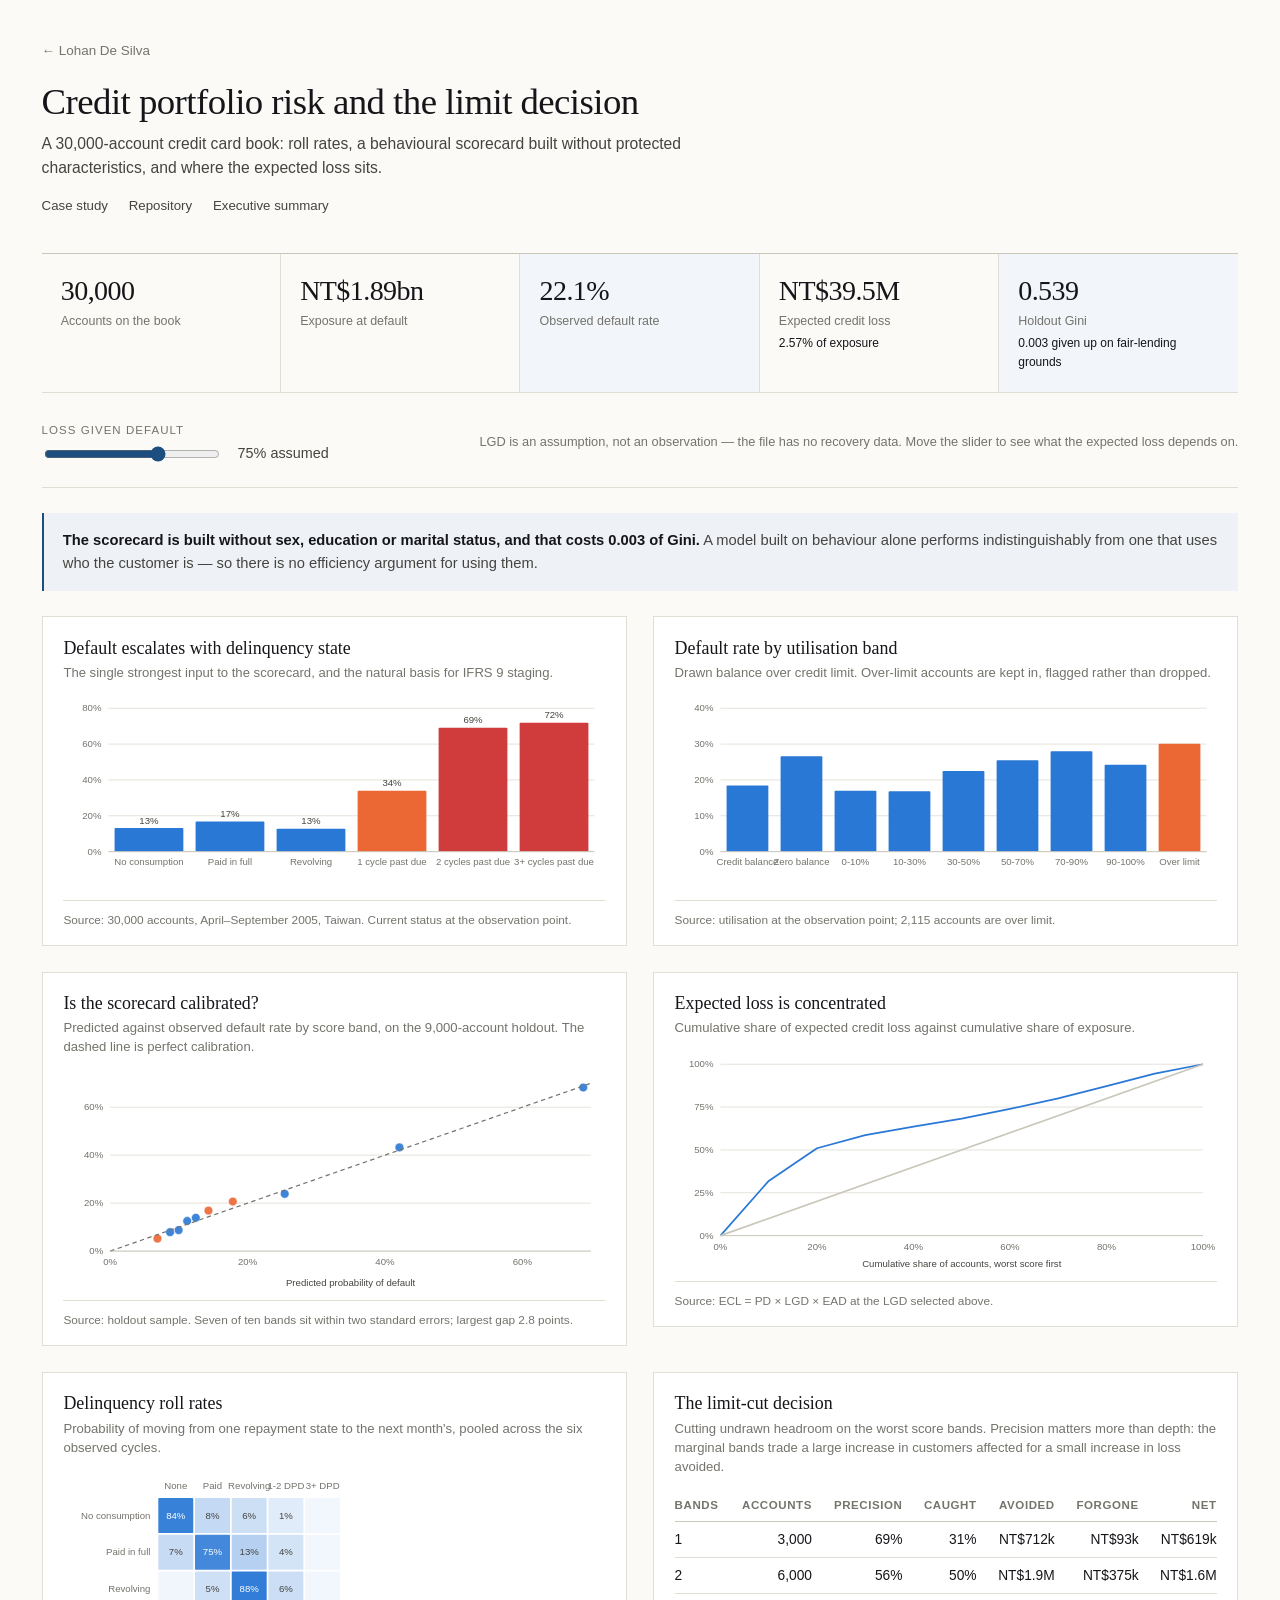
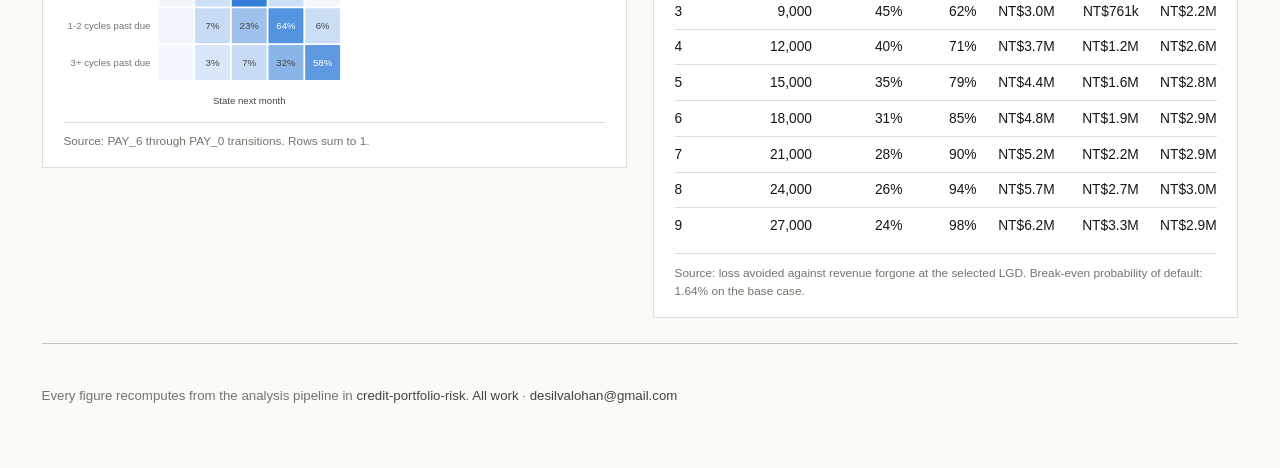
<file: dashboards/credit.html>
<!DOCTYPE html>
<html lang="en">
<head>
<meta charset="utf-8">
<meta name="viewport" content="width=device-width, initial-scale=1">
<title>Credit portfolio risk dashboard — Lohan De Silva</title>
<meta name="description" content="A 30,000-account credit card book: roll rates, a behavioural scorecard built without protected characteristics, and where the expected loss sits.">
<style>
:root{
  --paper:#fbfaf7; --panel:#ffffff; --ink:#16161a; --ink-2:#45443f; --ink-3:#74736c;
  --rule:#e0ded5; --rule-strong:#c9c6ba; --accent:#1c4e80;
  --s1:#2a78d6; --s2:#eb6834; --s3:#1baf7a; --s4:#eda100; --s5:#e87ba4;
  --pos:#0ca30c; --neg:#d03b3b; --warn:#fab219;
  --serif:"Iowan Old Style","Palatino Linotype",Palatino,"Book Antiqua",Georgia,serif;
  --sans:-apple-system,BlinkMacSystemFont,"Segoe UI",Inter,Helvetica,Arial,sans-serif;
}
*,*::before,*::after{box-sizing:border-box}
body{margin:0;background:var(--paper);color:var(--ink);font-family:var(--sans);font-size:15px;line-height:1.55;-webkit-font-smoothing:antialiased}
.wrap{max-width:78rem;margin:0 auto;padding:0 1.6rem}
a{color:var(--accent);text-decoration:none;border-bottom:1px solid rgba(28,78,128,.28)}
a:hover{border-bottom-color:var(--accent)}

.dash-head{padding:2.4rem 0 1.4rem;border-bottom:1px solid var(--rule-strong)}
.backlink{display:inline-block;font-size:.84rem;color:var(--ink-3);border-bottom:none;margin-bottom:1.2rem}
.backlink:hover{color:var(--accent)}
.dash-head h1{font-family:var(--serif);font-weight:400;font-size:clamp(1.7rem,3.6vw,2.3rem);line-height:1.15;letter-spacing:-.015em;margin:0 0 .5rem;max-width:44rem}
.dash-head .sub{color:var(--ink-2);margin:0 0 1rem;max-width:46rem;font-size:.98rem}
.dash-head .meta{font-size:.83rem;color:var(--ink-3);display:flex;flex-wrap:wrap;gap:0 1.3rem}
.dash-head .meta a{border-bottom:none;color:var(--ink-2)}

/* KPI row */
.kpis{display:grid;grid-template-columns:repeat(auto-fit,minmax(9.5rem,1fr));gap:0;border-bottom:1px solid var(--rule);margin:0 0 1.6rem}
.kpi{padding:1.4rem 1.2rem 1.3rem;border-right:1px solid var(--rule)}
.kpi:last-child{border-right:none}
.kpi.hero{background:#f2f5f9}
.kpi .v{font-family:var(--serif);font-size:1.75rem;line-height:1.05;letter-spacing:-.02em;display:block}
.kpi .l{font-size:.78rem;color:var(--ink-3);display:block;margin-top:.45rem;line-height:1.35}
.kpi .d{font-size:.75rem;margin-top:.3rem;display:block}
.kpi .d.pos{color:var(--pos)} .kpi .d.neg{color:var(--neg)}

/* filters */
.filters{display:flex;flex-wrap:wrap;gap:.7rem 1rem;align-items:flex-end;padding:0 0 1.4rem;border-bottom:1px solid var(--rule);margin-bottom:1.6rem}
.filters .f{display:flex;flex-direction:column;gap:.25rem}
.filters label{font-size:.72rem;letter-spacing:.09em;text-transform:uppercase;color:var(--ink-3)}
.filters input[type=range]{width:11rem;accent-color:var(--accent)}
.filters select{font-family:var(--sans);font-size:.88rem;padding:.36rem .5rem;border:1px solid var(--rule-strong);background:var(--panel);color:var(--ink);border-radius:2px;min-width:9.5rem}
.filters button{font-family:var(--sans);font-size:.82rem;padding:.42rem .8rem;border:1px solid var(--rule-strong);background:var(--panel);color:var(--ink-2);border-radius:2px;cursor:pointer}
.filters button:hover{border-color:var(--accent);color:var(--accent)}
.filter-note{font-size:.8rem;color:var(--ink-3);margin-left:auto}

/* panels */
.grid{display:grid;grid-template-columns:repeat(2,minmax(0,1fr));gap:1.6rem;margin-bottom:1.6rem;align-items:start}
.grid>*{min-width:0}
.grid.one{grid-template-columns:1fr}
.panel{background:var(--panel);border:1px solid var(--rule);padding:1.2rem 1.3rem 1rem;min-width:0;overflow-wrap:break-word}
.panel h2{font-family:var(--serif);font-weight:400;font-size:1.12rem;line-height:1.3;margin:0 0 .2rem}
.panel .note{font-size:.82rem;color:var(--ink-3);margin:0 0 .9rem;line-height:1.45}
.panel .src{font-size:.74rem;color:var(--ink-3);margin:.7rem 0 0;padding-top:.6rem;border-top:1px solid var(--rule)}
.chart{width:100%}
.chart svg{display:block;width:100%;height:auto;overflow:visible}
.empty{font-size:.85rem;color:var(--ink-3);padding:2rem 0;text-align:center}

/* svg primitives */
.axis-line{stroke:var(--rule-strong);stroke-width:1}
.grid-line{stroke:var(--rule);stroke-width:1}
.zero-line{stroke:var(--ink-3);stroke-width:1}
.ref-line{stroke:var(--ink-3);stroke-width:1;stroke-dasharray:4 4}
.tick{font-size:11px;fill:var(--ink-3)}
.tick.mid{fill:var(--ink-2)}
.val-label{font-size:11px;fill:var(--ink-2)}
.ref-label{font-size:10.5px;fill:var(--ink-3)}
.mark{transition:opacity .12s}
.chart:hover .mark{opacity:.45}
.chart .mark:hover{opacity:1}

/* table */
table{border-collapse:collapse;width:100%;font-size:.86rem;font-variant-numeric:tabular-nums}
th,td{text-align:right;padding:.42rem .6rem;border-bottom:1px solid var(--rule);white-space:nowrap}
th:first-child,td:first-child{text-align:left;padding-left:0}
th:last-child,td:last-child{padding-right:0}
th{font-weight:600;font-size:.72rem;letter-spacing:.05em;text-transform:uppercase;color:var(--ink-3);border-bottom-color:var(--rule-strong)}
tbody tr:hover{background:#f6f5f1}
td.neg{color:var(--neg)} td.pos{color:var(--pos)}
.scroll{overflow-x:auto;max-height:22rem;overflow-y:auto}

/* tooltip */
#tip{position:fixed;pointer-events:none;background:#16161a;color:#fff;font-size:.78rem;line-height:1.4;padding:.45rem .6rem;border-radius:3px;opacity:0;transition:opacity .1s;z-index:50;max-width:16rem}
#tip b{font-weight:600}
#tip .k{color:#b9b8b2}

.takeaway{background:#eef2f7;border-left:2px solid var(--accent);padding:1rem 1.2rem;margin:0 0 1.6rem;font-size:.92rem;color:var(--ink-2)}
.takeaway b{color:var(--ink)}
footer{border-top:1px solid var(--rule-strong);padding:1.8rem 0 3rem;margin-top:1rem;font-size:.83rem;color:var(--ink-3)}
footer a{color:var(--ink-2);border-bottom:none}

@media(max-width:820px){
  .grid{grid-template-columns:1fr}
  .panel{padding:1rem 1rem .9rem}
  .dash-head h1{font-size:1.55rem}
  .kpis{grid-template-columns:1fr 1fr}
  .kpi{border-right:1px solid var(--rule)}
  .kpi:nth-child(2n){border-right:none}
  /* an odd last tile would leave a half-width rule under it */
  .kpi:last-child:nth-child(odd){grid-column:1/-1;border-right:none}
  .filters select{min-width:7.5rem}
  table{font-size:.8rem}
  .kpi{border-right:none;border-bottom:1px solid var(--rule)}
  .wrap{padding:0 1.1rem}
}

</style>
</head>
<body>
<div class="wrap">
  <header class="dash-head">
    <a class="backlink" href="../index.html">&larr; Lohan De Silva</a>
    <h1>Credit portfolio risk and the limit decision</h1>
    <p class="sub">A 30,000-account credit card book: roll rates, a behavioural scorecard built without protected characteristics, and where the expected loss sits.</p>
    <p class="meta">
      <a href="../projects/credit-risk.html">Case study</a>
      <a href="https://github.com/Lohandesilva/credit-portfolio-risk">Repository</a>
      <a href="https://github.com/Lohandesilva/credit-portfolio-risk/blob/main/reports/executive-summary.md">Executive summary</a>
    </p>
  </header>

  <div class="kpis" id="kpis"></div>

  <div class="filters">
    <div class="f"><label>Loss given default</label>
      <input type="range" id="fL" min="0" max="3" step="1" value="2"></div>
    <div class="f"><label>&nbsp;</label><span id="lgdv" style="font-size:.9rem;color:var(--ink-2)"></span></div>
    <p class="filter-note">LGD is an assumption, not an observation — the file has no recovery data. Move the slider to see what the expected loss depends on.</p>
  </div>

  <p class="takeaway"><b>The scorecard is built without sex, education or marital status, and that
  costs 0.003 of Gini.</b> A model built on behaviour alone performs indistinguishably from one that
  uses who the customer is — so there is no efficiency argument for using them.</p>

  <div class="grid">
    <section class="panel">
      <h2>Default escalates with delinquency state</h2>
      <p class="note">The single strongest input to the scorecard, and the natural basis for IFRS 9 staging.</p>
      <div class="chart" id="c1"></div>
      <p class="src">Source: 30,000 accounts, April–September 2005, Taiwan. Current status at the observation point.</p>
    </section>
    <section class="panel">
      <h2>Default rate by utilisation band</h2>
      <p class="note">Drawn balance over credit limit. Over-limit accounts are kept in, flagged rather than dropped.</p>
      <div class="chart" id="c2"></div>
      <p class="src">Source: utilisation at the observation point; 2,115 accounts are over limit.</p>
    </section>
  </div>

  <div class="grid">
    <section class="panel">
      <h2>Is the scorecard calibrated?</h2>
      <p class="note">Predicted against observed default rate by score band, on the 9,000-account holdout. The dashed line is perfect calibration.</p>
      <div class="chart" id="c3"></div>
      <p class="src">Source: holdout sample. Seven of ten bands sit within two standard errors; largest gap 2.8 points.</p>
    </section>
    <section class="panel">
      <h2>Expected loss is concentrated</h2>
      <p class="note">Cumulative share of expected credit loss against cumulative share of exposure.</p>
      <div class="chart" id="c4"></div>
      <p class="src">Source: ECL = PD × LGD × EAD at the LGD selected above.</p>
    </section>
  </div>

  <div class="grid">
    <section class="panel">
      <h2>Delinquency roll rates</h2>
      <p class="note">Probability of moving from one repayment state to the next month's, pooled across the six observed cycles.</p>
      <div class="chart" id="c5"></div>
      <p class="src">Source: PAY_6 through PAY_0 transitions. Rows sum to 1.</p>
    </section>
    <section class="panel">
      <h2>The limit-cut decision</h2>
      <p class="note">Cutting undrawn headroom on the worst score bands. Precision matters more than depth: the marginal bands trade a large increase in customers affected for a small increase in loss avoided.</p>
      <div id="tbl"></div>
      <p class="src">Source: loss avoided against revenue forgone at the selected LGD. Break-even probability of default: 1.64% on the base case.</p>
    </section>
  </div>

  <footer>
    <p>Every figure recomputes from the analysis pipeline in
      <a href="https://github.com/Lohandesilva/credit-portfolio-risk">credit-portfolio-risk</a>.
      <a href="../index.html">All work</a> ·
      <a href="mailto:desilvalohan@gmail.com">desilvalohan@gmail.com</a></p>
  </footer>
</div>
<script>
/* Minimal SVG chart kit. No dependencies. */
(function (g) {
  var NS = "http://www.w3.org/2000/svg";
  var tip = null;

  function el(tag, attrs, parent) {
    var n = document.createElementNS(NS, tag);
    for (var k in attrs) if (attrs[k] !== null && attrs[k] !== undefined) n.setAttribute(k, attrs[k]);
    if (parent) parent.appendChild(n);
    return n;
  }

  function ensureTip() {
    if (!tip) { tip = document.createElement("div"); tip.id = "tip"; document.body.appendChild(tip); }
    return tip;
  }
  function showTip(html, ev) {
    var t = ensureTip();
    t.innerHTML = html; t.style.opacity = 1;
    var w = t.offsetWidth, h = t.offsetHeight;
    var x = ev.clientX + 14, y = ev.clientY - h - 10;
    if (x + w > window.innerWidth - 8) x = ev.clientX - w - 14;
    if (y < 8) y = ev.clientY + 16;
    t.style.left = x + "px"; t.style.top = y + "px";
  }
  function hideTip() { if (tip) tip.style.opacity = 0; }

  function bind(node, html) {
    node.addEventListener("mousemove", function (e) { showTip(html, e); });
    node.addEventListener("mouseleave", hideTip);
  }

  // ---- formatters -----------------------------------------------------
  var fmt = {
    int: function (v) { return Math.round(v).toLocaleString("en-US"); },
    pct1: function (v) { return (v * 100).toFixed(1) + "%"; },
    pct0: function (v) { return Math.round(v * 100) + "%"; },
    pct2: function (v) { return (v * 100).toFixed(2) + "%"; },
    num1: function (v) { return v.toFixed(1); },
    num2: function (v) { return v.toFixed(2); },
    usd: function (v) { return (v < 0 ? "-$" : "$") + Math.abs(Math.round(v)).toLocaleString("en-US"); },
    usdk: function (v) {
      var a = Math.abs(v), s = v < 0 ? "-$" : "$";
      if (a >= 1e12) return s + (a / 1e12).toFixed(2) + "tn";
      if (a >= 1e9) return s + (a / 1e9).toFixed(2) + "bn";
      if (a >= 1e6) return s + (a / 1e6).toFixed(2) + "M";
      if (a >= 1e3) return s + Math.round(a / 1e3) + "k";
      return s + Math.round(a);
    },
    ntd: function (v) {
      var a = Math.abs(v), s = v < 0 ? "-NT$" : "NT$";
      if (a >= 1e9) return s + (a / 1e9).toFixed(2) + "bn";
      if (a >= 1e6) return s + (a / 1e6).toFixed(1) + "M";
      if (a >= 1e3) return s + Math.round(a / 1e3) + "k";
      return s + Math.round(a);
    },
    brl: function (v) {
      var a = Math.abs(v), s = v < 0 ? "-R$" : "R$";
      if (a >= 1e6) return s + (a / 1e6).toFixed(2) + "M";
      if (a >= 1e3) return s + Math.round(a / 1e3) + "k";
      return s + Math.round(a);
    }
  };

  function niceStep(range, n) {
    if (range <= 0) return 1;
    var raw = range / n, mag = Math.pow(10, Math.floor(Math.log10(raw))), r = raw / mag;
    var step = r <= 1 ? 1 : r <= 2 ? 2 : r <= 2.5 ? 2.5 : r <= 5 ? 5 : 10;
    return step * mag;
  }

  // Round the axis outward to a clean step so ticks read 0/10/20 rather than
  // 0/13/25. Returns the padded bounds alongside the ticks.
  function axis(lo, hi, n) {
    if (hi === lo) hi = lo + 1;
    var step = niceStep(hi - lo, n);
    var a = Math.floor(lo / step + 1e-9) * step;
    var b = Math.ceil(hi / step - 1e-9) * step;
    var out = [];
    for (var v = a; v <= b + step * 1e-6; v += step) out.push(Math.abs(v) < step * 1e-6 ? 0 : v);
    return { ticks: out, lo: a, hi: b };
  }

  function nice(max) { return axis(0, max, 4).hi; }

  // ---- vertical bars --------------------------------------------------
  function bars(node, o) {
    node.innerHTML = "";
    var d = o.data || [];
    if (!d.length) { node.innerHTML = '<p class="empty">No rows match these filters.</p>'; return; }
    var W = 620, H = o.height || 230, m = { t: 14, r: 12, b: 42, l: 52 };
    var iw = W - m.l - m.r, ih = H - m.t - m.b;
    var f = o.format || fmt.num1;
    var vals = d.map(function (x) { return x.value; });
    var lo = Math.min(0, Math.min.apply(null, vals));
    var hi = Math.max.apply(null, vals);
    var ax = axis(lo, hi <= 0 ? 0 : hi * 1.08, 4);
    var top = ax.hi, bot = ax.lo;
    var y = function (v) { return m.t + ih - ((v - bot) / (top - bot)) * ih; };
    var svg = el("svg", { viewBox: "0 0 " + W + " " + H, preserveAspectRatio: "xMidYMid meet" }, node);

    ax.ticks.forEach(function (t) {
      el("line", { class: "grid-line", x1: m.l, x2: W - m.r, y1: y(t), y2: y(t) }, svg);
      var tx = el("text", { class: "tick", x: m.l - 8, y: y(t) + 3.5, "text-anchor": "end" }, svg);
      tx.textContent = f(t);
    });
    if (bot < 0) el("line", { class: "zero-line", x1: m.l, x2: W - m.r, y1: y(0), y2: y(0) }, svg);

    var bw = iw / d.length, pad = Math.min(14, bw * 0.28);
    d.forEach(function (row, i) {
      var x0 = m.l + i * bw + pad / 2, w = bw - pad;
      var v = row.value, yy = v >= 0 ? y(v) : y(0), h = Math.abs(y(v) - y(0));
      var r = el("rect", {
        class: "mark", x: x0, y: yy, width: w, height: Math.max(1, h),
        fill: row.color || o.color || "var(--s1)", rx: 1
      }, svg);
      bind(r, "<b>" + row.label + "</b><br>" + (o.tipLabel || "") + f(v) + (row.tip ? "<br>" + row.tip : ""));
      var lb = el("text", { class: "tick", x: x0 + w / 2, y: H - m.b + 15, "text-anchor": "middle" }, svg);
      lb.textContent = row.label;
      if (o.labels !== false && d.length <= 14) {
        var vl = el("text", { class: "val-label", x: x0 + w / 2, y: (v >= 0 ? yy - 5 : yy + h + 12), "text-anchor": "middle" }, svg);
        vl.textContent = f(v);
      }
    });

    if (o.reference !== undefined && o.reference !== null) {
      el("line", { class: "ref-line", x1: m.l, x2: W - m.r, y1: y(o.reference), y2: y(o.reference) }, svg);
      var rl = el("text", { class: "ref-label", x: W - m.r, y: y(o.reference) - 5, "text-anchor": "end" }, svg);
      rl.textContent = o.referenceLabel || "";
    }
    el("line", { class: "axis-line", x1: m.l, x2: W - m.r, y1: y(Math.max(bot, 0)), y2: y(Math.max(bot, 0)) }, svg);
  }

  // ---- horizontal bars -------------------------------------------------
  function hbars(node, o) {
    node.innerHTML = "";
    var d = o.data || [];
    if (!d.length) { node.innerHTML = '<p class="empty">No rows match these filters.</p>'; return; }
    var rowH = o.rowHeight || 24;
    var W = 620, m = { t: 8, r: 90, b: 26, l: o.labelWidth || 150 };
    var ih = d.length * rowH, H = ih + m.t + m.b;
    var f = o.format || fmt.num1;
    var vals = d.map(function (x) { return x.value; });
    var hi = Math.max.apply(null, vals), lo = Math.min(0, Math.min.apply(null, vals));
    var ax = axis(lo, hi <= 0 ? 0 : hi * 1.04, 4);
    var top = ax.hi, bot = ax.lo;
    var iw = W - m.l - m.r;
    var x = function (v) { return m.l + ((v - bot) / (top - bot)) * iw; };
    var svg = el("svg", { viewBox: "0 0 " + W + " " + H, preserveAspectRatio: "xMidYMid meet" }, node);

    ax.ticks.forEach(function (t) {
      el("line", { class: "grid-line", x1: x(t), x2: x(t), y1: m.t, y2: m.t + ih }, svg);
      var tx = el("text", { class: "tick", x: x(t), y: H - 8, "text-anchor": "middle" }, svg);
      tx.textContent = f(t);
    });

    d.forEach(function (row, i) {
      var yy = m.t + i * rowH + 3, h = rowH - 8;
      var x0 = row.value >= 0 ? x(0) : x(row.value), w = Math.abs(x(row.value) - x(0));
      var r = el("rect", { class: "mark", x: x0, y: yy, width: Math.max(1, w), height: h, rx: 1, fill: row.color || o.color || "var(--s1)" }, svg);
      bind(r, "<b>" + row.label + "</b><br>" + (o.tipLabel || "") + f(row.value) + (row.tip ? "<br>" + row.tip : ""));
      var lb = el("text", { class: "tick", x: m.l - 8, y: yy + h / 2 + 3.5, "text-anchor": "end" }, svg);
      lb.textContent = row.label.length > 26 ? row.label.slice(0, 25) + "…" : row.label;
      var vl = el("text", { class: "val-label", x: (row.value >= 0 ? x0 + w + 6 : x0 - 6), y: yy + h / 2 + 3.5, "text-anchor": row.value >= 0 ? "start" : "end" }, svg);
      vl.textContent = row.right !== undefined ? row.right : f(row.value);
    });
    if (bot < 0) el("line", { class: "zero-line", x1: x(0), x2: x(0), y1: m.t, y2: m.t + ih }, svg);
  }

  // ---- line / area -----------------------------------------------------
  function line(node, o) {
    node.innerHTML = "";
    var series = o.series || [];
    if (!series.length || !series[0].points.length) { node.innerHTML = '<p class="empty">No rows match these filters.</p>'; return; }
    var W = 620, H = o.height || 230, m = { t: 14, r: o.rightPad || 16, b: 40, l: 52 };
    var iw = W - m.l - m.r, ih = H - m.t - m.b;
    var fy = o.formatY || fmt.num1, fx = o.formatX || fmt.int;
    var allX = [], allY = [];
    series.forEach(function (s) { s.points.forEach(function (p) { allX.push(p[0]); allY.push(p[1]); }); });
    var x0 = o.xMin !== undefined ? o.xMin : Math.min.apply(null, allX);
    var x1 = o.xMax !== undefined ? o.xMax : Math.max.apply(null, allX);
    var yA = axis(o.yMin !== undefined ? o.yMin : Math.min(0, Math.min.apply(null, allY)),
                  o.yMax !== undefined ? o.yMax : Math.max.apply(null, allY) * 1.06, 4);
    var y0 = o.yMin !== undefined ? o.yMin : yA.lo;
    var y1 = o.yMax !== undefined ? o.yMax : yA.hi;
    var X = function (v) { return m.l + ((v - x0) / (x1 - x0 || 1)) * iw; };
    var Y = function (v) { return m.t + ih - ((v - y0) / (y1 - y0 || 1)) * ih; };
    var svg = el("svg", { viewBox: "0 0 " + W + " " + H, preserveAspectRatio: "xMidYMid meet" }, node);

    axis(y0, y1, 4).ticks.filter(function(t){return t>=y0-1e-9&&t<=y1+1e-9;}).forEach(function (t) {
      el("line", { class: "grid-line", x1: m.l, x2: W - m.r, y1: Y(t), y2: Y(t) }, svg);
      var tx = el("text", { class: "tick", x: m.l - 8, y: Y(t) + 3.5, "text-anchor": "end" }, svg);
      tx.textContent = fy(t);
    });
    axis(x0, x1, o.xTicks || 5).ticks.filter(function(t){return t>=x0-1e-9&&t<=x1+1e-9;}).forEach(function (t) {
      var tx = el("text", { class: "tick", x: X(t), y: H - m.b + 16, "text-anchor": "middle" }, svg);
      tx.textContent = fx(t);
    });

    series.forEach(function (s, si) {
      var col = s.color || ["var(--s1)", "var(--s2)", "var(--s3)", "var(--s4)"][si % 4];
      if (s.band) {
        var up = s.band.map(function (p) { return X(p[0]) + "," + Y(p[2]); });
        var dn = s.band.slice().reverse().map(function (p) { return X(p[0]) + "," + Y(p[1]); });
        el("polygon", { points: up.concat(dn).join(" "), fill: col, opacity: .12 }, svg);
      }
      var pts = s.points.map(function (p) { return X(p[0]) + "," + Y(p[1]); }).join(" ");
      el("polyline", { points: pts, fill: "none", stroke: col, "stroke-width": 2, "stroke-linejoin": "round" }, svg);
      if (s.label) {
        var last = s.points[s.points.length - 1];
        var lb = el("text", { class: "val-label", x: X(last[0]) + 5, y: Y(last[1]) + 3.5, fill: col }, svg);
        lb.textContent = s.label;
      }
      s.points.forEach(function (p) {
        var c = el("circle", { class: "mark", cx: X(p[0]), cy: Y(p[1]), r: 8, fill: "transparent" }, svg);
        bind(c, "<b>" + (s.name ? s.name + "<br>" : "") + fx(p[0]) + "</b><br>" + fy(p[1]) + (p[2] ? "<br><span class='k'>" + p[2] + "</span>" : ""));
      });
    });

    if (o.reference !== undefined && o.reference !== null) {
      el("line", { class: "ref-line", x1: m.l, x2: W - m.r, y1: Y(o.reference), y2: Y(o.reference) }, svg);
      var rl = el("text", { class: "ref-label", x: m.l + 4, y: Y(o.reference) - 5 }, svg);
      rl.textContent = o.referenceLabel || "";
    }
    el("line", { class: "axis-line", x1: m.l, x2: W - m.r, y1: Y(Math.max(y0, 0)), y2: Y(Math.max(y0, 0)) }, svg);
    if (o.xLabel) { var xl = el("text", { class: "tick mid", x: m.l + iw / 2, y: H - 4, "text-anchor": "middle" }, svg); xl.textContent = o.xLabel; }
  }

  // ---- scatter ---------------------------------------------------------
  function scatter(node, o) {
    node.innerHTML = "";
    var d = o.data || [];
    if (!d.length) { node.innerHTML = '<p class="empty">No rows match these filters.</p>'; return; }
    var W = 620, H = o.height || 260, m = { t: 14, r: 16, b: 44, l: 54 };
    var iw = W - m.l - m.r, ih = H - m.t - m.b;
    var fx = o.formatX || fmt.num1, fy = o.formatY || fmt.num1;
    var xs = d.map(function (p) { return p.x; }), ys = d.map(function (p) { return p.y; });
    var x0 = o.xMin !== undefined ? o.xMin : Math.min.apply(null, xs);
    var x1 = o.xMax !== undefined ? o.xMax : Math.max.apply(null, xs);
    var y0 = o.yMin !== undefined ? o.yMin : Math.min.apply(null, ys);
    var y1 = o.yMax !== undefined ? o.yMax : Math.max.apply(null, ys);
    var X = function (v) { return m.l + ((v - x0) / (x1 - x0 || 1)) * iw; };
    var Y = function (v) { return m.t + ih - ((v - y0) / (y1 - y0 || 1)) * ih; };
    var svg = el("svg", { viewBox: "0 0 " + W + " " + H, preserveAspectRatio: "xMidYMid meet" }, node);

    axis(y0, y1, 4).ticks.filter(function(t){return t>=y0&&t<=y1;}).forEach(function (t) {
      el("line", { class: "grid-line", x1: m.l, x2: W - m.r, y1: Y(t), y2: Y(t) }, svg);
      var tx = el("text", { class: "tick", x: m.l - 8, y: Y(t) + 3.5, "text-anchor": "end" }, svg);
      tx.textContent = fy(t);
    });
    axis(x0, x1, 5).ticks.filter(function(t){return t>=x0&&t<=x1;}).forEach(function (t) {
      var tx = el("text", { class: "tick", x: X(t), y: H - m.b + 16, "text-anchor": "middle" }, svg);
      tx.textContent = fx(t);
    });

    var rMax = o.sizeMax || 0;
    d.forEach(function (p) {
      var r = rMax && p.size ? 2.5 + 7 * Math.sqrt(p.size / rMax) : (o.radius || 3.4);
      var c = el("circle", {
        class: "mark", cx: X(p.x), cy: Y(p.y), r: r,
        fill: p.color || o.color || "var(--s1)", opacity: o.opacity || .62,
        stroke: "#fff", "stroke-width": .6
      }, svg);
      bind(c, "<b>" + (p.label || "") + "</b><br><span class='k'>" + (o.xName || "x") + "</span> " + fx(p.x) +
        "<br><span class='k'>" + (o.yName || "y") + "</span> " + fy(p.y) + (p.tip ? "<br>" + p.tip : ""));
    });

    if (o.zeroLine && y0 < 0 && y1 > 0) {
      el("line", { class: "zero-line", x1: m.l, x2: W - m.r, y1: Y(0), y2: Y(0) }, svg);
    }
    if (o.fit) {
      el("line", { x1: X(o.fit[0][0]), y1: Y(o.fit[0][1]), x2: X(o.fit[1][0]), y2: Y(o.fit[1][1]), stroke: "var(--ink-3)", "stroke-width": 1.4, "stroke-dasharray": "5 4" }, svg);
    }
    el("line", { class: "axis-line", x1: m.l, x2: W - m.r, y1: m.t + ih, y2: m.t + ih }, svg);
    if (o.xLabel) { var xl = el("text", { class: "tick mid", x: m.l + iw / 2, y: H - 4, "text-anchor": "middle" }, svg); xl.textContent = o.xLabel; }
  }

  // ---- range plot (p10 / q1 / median / q3 / p90) ------------------------
  function ranges(node, o) {
    node.innerHTML = "";
    var d = o.data || [];
    var rowH = 26, W = 620, m = { t: 8, r: 60, b: 26, l: o.labelWidth || 150 };
    var ih = d.length * rowH, H = ih + m.t + m.b, iw = W - m.l - m.r;
    var f = o.format || fmt.pct0;
    var lo = 0, hi = 0;
    d.forEach(function (r) { lo = Math.min(lo, r.p10); hi = Math.max(hi, r.p90); });
    var X = function (v) { return m.l + ((v - lo) / (hi - lo || 1)) * iw; };
    var svg = el("svg", { viewBox: "0 0 " + W + " " + H, preserveAspectRatio: "xMidYMid meet" }, node);

    axis(lo, hi, 4).ticks.filter(function(t){return t>=lo&&t<=hi;}).forEach(function (t) {
      el("line", { class: "grid-line", x1: X(t), x2: X(t), y1: m.t, y2: m.t + ih }, svg);
      var tx = el("text", { class: "tick", x: X(t), y: H - 8, "text-anchor": "middle" }, svg);
      tx.textContent = f(t);
    });

    d.forEach(function (r, i) {
      var cy = m.t + i * rowH + rowH / 2;
      el("line", { x1: X(r.p10), x2: X(r.p90), y1: cy, y2: cy, stroke: "var(--rule-strong)", "stroke-width": 1.5 }, svg);
      var box = el("rect", { class: "mark", x: X(r.q1), y: cy - 6, width: Math.max(2, X(r.q3) - X(r.q1)), height: 12, fill: "var(--s1)", opacity: .3, rx: 1 }, svg);
      var dot = el("circle", { class: "mark", cx: X(r.median), cy: cy, r: 4, fill: "var(--s1)" }, svg);
      var html = "<b>" + r.label + "</b><br><span class='k'>median</span> " + f(r.median) +
        "<br><span class='k'>IQR</span> " + f(r.q1) + " to " + f(r.q3) +
        "<br><span class='k'>p10-p90</span> " + f(r.p10) + " to " + f(r.p90) +
        (r.n ? "<br><span class='k'>n</span> " + r.n : "");
      bind(box, html); bind(dot, html);
      var lb = el("text", { class: "tick", x: m.l - 8, y: cy + 3.5, "text-anchor": "end" }, svg);
      lb.textContent = r.label.length > 24 ? r.label.slice(0, 23) + "…" : r.label;
      var vl = el("text", { class: "val-label", x: W - m.r + 6, y: cy + 3.5 }, svg);
      vl.textContent = f(r.median);
    });
  }

  // ---- heatmap ---------------------------------------------------------
  function heatmap(node, o) {
    node.innerHTML = "";
    var rows = o.rows, cols = o.cols, vals = o.values;
    var cell = 42, W = 620, m = { t: 30, r: 10, b: 34, l: 108 };
    var gw = Math.min(cell, (W - m.l - m.r) / cols.length);
    var H = rows.length * cell + m.t + m.b;
    var f = o.format || fmt.pct0;
    var max = 0; vals.forEach(function (r) { r.forEach(function (v) { if (v > max) max = v; }); });
    var svg = el("svg", { viewBox: "0 0 " + W + " " + H, preserveAspectRatio: "xMidYMid meet" }, node);

    cols.forEach(function (c, j) {
      var tx = el("text", { class: "tick", x: m.l + j * gw + gw / 2, y: m.t - 9, "text-anchor": "middle" }, svg);
      tx.textContent = c;
    });
    rows.forEach(function (r, i) {
      var tx = el("text", { class: "tick", x: m.l - 8, y: m.t + i * cell + cell / 2 + 3.5, "text-anchor": "end" }, svg);
      tx.textContent = r;
      cols.forEach(function (c, j) {
        var v = vals[i][j], t = max ? v / max : 0;
        var rect = el("rect", {
          class: "mark", x: m.l + j * gw + 1, y: m.t + i * cell + 1,
          width: gw - 2, height: cell - 2, rx: 1,
          fill: "var(--s1)", opacity: 0.06 + 0.9 * Math.pow(t, 0.6)
        }, svg);
        bind(rect, "<b>" + r + " → " + c + "</b><br>" + f(v));
        if (v > 0.005) {
          var lab = el("text", {
            x: m.l + j * gw + gw / 2, y: m.t + i * cell + cell / 2 + 3.5,
            "text-anchor": "middle", "font-size": 11,
            fill: t > 0.55 ? "#fff" : "var(--ink-2)"
          }, svg);
          lab.textContent = f(v);
        }
      });
    });
    var xl = el("text", { class: "tick mid", x: m.l + (cols.length * gw) / 2, y: H - 8, "text-anchor": "middle" }, svg);
    xl.textContent = o.xLabel || "";
  }


  // ---- dumbbell: two values per row, connected ------------------------
  function dumbbell(node, o) {
    node.innerHTML = "";
    var d = o.data || [];
    if (!d.length) { node.innerHTML = '<p class="empty">No rows.</p>'; return; }
    var rowH = o.rowHeight || 30, W = 620, m = { t: 26, r: 70, b: 30, l: o.labelWidth || 118 };
    var ih = d.length * rowH, H = ih + m.t + m.b, iw = W - m.l - m.r;
    var f = o.format || fmt.pct1;
    var lo = 0, hi = 0;
    d.forEach(function (r) { [r.a, r.b].forEach(function (v) { if (v !== null) hi = Math.max(hi, v); }); });
    var ax = axis(lo, hi * 1.06, 4), X = function (v) { return m.l + ((v - ax.lo) / (ax.hi - ax.lo)) * iw; };
    var svg = el("svg", { viewBox: "0 0 " + W + " " + H, preserveAspectRatio: "xMidYMid meet" }, node);
    ax.ticks.forEach(function (t) {
      el("line", { class: "grid-line", x1: X(t), x2: X(t), y1: m.t, y2: m.t + ih }, svg);
      var tx = el("text", { class: "tick", x: X(t), y: H - 10, "text-anchor": "middle" }, svg);
      tx.textContent = f(t);
    });
    // legend
    var lg = [[o.aName || "A", o.aColor || "var(--s3)"], [o.bName || "B", o.bColor || "var(--s2)"]];
    lg.forEach(function (p, i) {
      el("circle", { cx: m.l + i * 132 + 4, cy: 10, r: 4.5, fill: p[1] }, svg);
      var t = el("text", { class: "tick mid", x: m.l + i * 132 + 14, y: 13.5 }, svg);
      t.textContent = p[0];
    });
    d.forEach(function (r, i) {
      var cy = m.t + i * rowH + rowH / 2;
      if (r.a !== null && r.b !== null) {
        el("line", { x1: X(r.a), x2: X(r.b), y1: cy, y2: cy, stroke: "var(--rule-strong)", "stroke-width": 1.6 }, svg);
      }
      var lb = el("text", { class: "tick", x: m.l - 8, y: cy + 3.5, "text-anchor": "end" }, svg);
      lb.textContent = r.label;
      [["a", o.aColor || "var(--s3)", o.aName], ["b", o.bColor || "var(--s2)", o.bName]].forEach(function (p) {
        if (r[p[0]] === null) return;
        var c = el("circle", { class: "mark", cx: X(r[p[0]]), cy: cy, r: 5.5, fill: p[1], stroke: "#fff", "stroke-width": 1 }, svg);
        bind(c, "<b>" + r.label + "</b><br><span class='k'>" + p[2] + "</span> " + f(r[p[0]]) +
          (r.tip ? "<br>" + r.tip : ""));
      });
      if (r.right) {
        var vl = el("text", { class: "val-label", x: W - m.r + 8, y: cy + 3.5 }, svg);
        vl.textContent = r.right;
      }
      if (r.note) {
        var nt = el("text", { class: "ref-label", x: m.l + 4, y: cy + 3.5 }, svg);
        nt.textContent = r.note;
      }
    });
  }

  // ---- table -----------------------------------------------------------
  function table(node, o) {
    var rows = o.rows || [];
    if (!rows.length) { node.innerHTML = '<p class="empty">No rows match these filters.</p>'; return; }
    var h = "<div class='scroll'><table><thead><tr>";
    o.columns.forEach(function (c) { h += "<th>" + c.label + "</th>"; });
    h += "</tr></thead><tbody>";
    rows.forEach(function (r) {
      h += "<tr>";
      o.columns.forEach(function (c) {
        var v = r[c.key];
        var cls = c.signed ? (v < 0 ? " class='neg'" : v > 0 ? " class='pos'" : "") : "";
        h += "<td" + cls + ">" + (c.format ? c.format(v, r) : v) + "</td>";
      });
      h += "</tr>";
    });
    node.innerHTML = h + "</tbody></table></div>";
  }

  function kpis(node, items) {
    node.innerHTML = items.map(function (k) {
      return "<div class='kpi" + (k.hero ? " hero" : "") + "'><span class='v'>" + k.value + "</span>" +
        "<span class='l'>" + k.label + "</span>" +
        (k.delta ? "<span class='d " + (k.deltaClass || "") + "'>" + k.delta + "</span>" : "") + "</div>";
    }).join("");
  }

  g.Kit = { bars: bars, hbars: hbars, line: line, scatter: scatter, ranges: ranges, heatmap: heatmap, dumbbell: dumbbell, table: table, kpis: kpis, fmt: fmt };
})(window);

</script>
<script>

var D = {"bands":[{"score_band":1,"accounts":3000,"defaults":2078,"observed_default_rate":0.692667,"predicted_pd":0.116981,"drawn_balance":161896297.0,"undrawn_limit":93800380.0,"ead":171276335.0,"ecl":14846631.930145,"ecl_rate_on_ead":0.086682,"share_of_ead":0.090686,"share_of_ecl":0.318935,"cumulative_share_of_ecl":0.318935,"cumulative_share_of_accounts":0.1},{"score_band":2,"accounts":3000,"defaults":1272,"observed_default_rate":0.424,"predicted_pd":0.072513,"drawn_balance":132986252.0,"undrawn_limit":249493534.0,"ead":157935605.4,"ecl":8885219.175361,"ecl_rate_on_ead":0.056258,"share_of_ead":0.083623,"share_of_ecl":0.190872,"cumulative_share_of_ecl":0.509807,"cumulative_share_of_accounts":0.2},{"score_band":3,"accounts":3000,"defaults":739,"observed_default_rate":0.246333,"predicted_pd":0.043511,"drawn_balance":76166776.0,"undrawn_limit":329023819.0,"ead":109069157.9,"ecl":3535899.578955,"ecl_rate_on_ead":0.032419,"share_of_ead":0.057749,"share_of_ecl":0.075958,"cumulative_share_of_ecl":0.585765,"cumulative_share_of_accounts":0.3},{"score_band":4,"accounts":3000,"defaults":651,"observed_default_rate":0.217,"predicted_pd":0.030579,"drawn_balance":67568368.0,"undrawn_limit":332421943.0,"ead":100810562.3,"ecl":2313219.100878,"ecl_rate_on_ead":0.022946,"share_of_ead":0.053377,"share_of_ecl":0.049692,"cumulative_share_of_ecl":0.635457,"cumulative_share_of_accounts":0.4},{"score_band":5,"accounts":3000,"defaults":483,"observed_default_rate":0.161,"predicted_pd":0.024471,"drawn_balance":88238734.0,"undrawn_limit":332616295.0,"ead":121500363.5,"ecl":2219323.545071,"ecl_rate_on_ead":0.018266,"share_of_ead":0.064331,"share_of_ecl":0.047675,"cumulative_share_of_ecl":0.683133,"cumulative_share_of_accounts":0.5},{"score_band":6,"accounts":3000,"defaults":395,"observed_default_rate":0.131667,"predicted_pd":0.021268,"drawn_balance":138096212.0,"undrawn_limit":257449960.0,"ead":163841208.0,"ecl":2607372.141443,"ecl_rate_on_ead":0.015914,"share_of_ead":0.08675,"share_of_ecl":0.056011,"cumulative_share_of_ecl":0.739144,"cumulative_share_of_accounts":0.6},{"score_band":7,"accounts":3000,"defaults":345,"observed_default_rate":0.115,"predicted_pd":0.019067,"drawn_balance":168770354.0,"undrawn_limit":311019968.0,"ead":199872350.8,"ecl":2853462.460962,"ecl_rate_on_ead":0.014276,"share_of_ead":0.105827,"share_of_ecl":0.061298,"cumulative_share_of_ecl":0.800442,"cumulative_share_of_accounts":0.7},{"score_band":8,"accounts":3000,"defaults":280,"observed_default_rate":0.093333,"predicted_pd":0.016852,"drawn_balance":224091752.0,"undrawn_limit":411153708.0,"ead":265207122.8,"ecl":3340743.679727,"ecl_rate_on_ead":0.012597,"share_of_ead":0.14042,"share_of_ecl":0.071766,"cumulative_share_of_ecl":0.872208,"cumulative_share_of_accounts":0.8},{"score_band":9,"accounts":3000,"defaults":245,"observed_default_rate":0.081667,"predicted_pd":0.01471,"drawn_balance":256373315.0,"undrawn_limit":505165864.0,"ead":306889901.4,"ecl":3384638.704656,"ecl_rate_on_ead":0.011029,"share_of_ead":0.16249,"share_of_ecl":0.072709,"cumulative_share_of_ecl":0.944917,"cumulative_share_of_accounts":0.9},{"score_band":10,"accounts":3000,"defaults":148,"observed_default_rate":0.049333,"predicted_pd":0.011634,"drawn_balance":223193197.0,"undrawn_limit":690719788.0,"ead":292265175.8,"ecl":2564160.53179,"ecl_rate_on_ead":0.008773,"share_of_ead":0.154747,"share_of_ecl":0.055083,"cumulative_share_of_ecl":1.0,"cumulative_share_of_accounts":1.0}],"util":[{"utilisation_band":"Credit balance","accounts":590,"defaults":109,"default_rate":0.184746,"drawn_balance":0.0,"undrawn_limit":129210000.0,"mean_limit":219000.0,"median_limit":200000.0,"mean_utilisation":-0.008448,"delinquent_share":0.662712,"share_of_accounts":0.019667,"share_of_drawn":0.0,"lift_vs_book":0.835198},{"utilisation_band":"Zero balance","accounts":2008,"defaults":534,"default_rate":0.265936,"drawn_balance":0.0,"undrawn_limit":415810000.0,"mean_limit":207076.693227,"median_limit":200000.0,"mean_utilisation":0.0,"delinquent_share":0.664343,"share_of_accounts":0.066933,"share_of_drawn":0.0,"lift_vs_book":1.202243},{"utilisation_band":"0-10%","accounts":8644,"defaults":1468,"default_rate":0.169829,"drawn_balance":51132407.0,"undrawn_limit":1936477593.0,"mean_limit":229940.999537,"median_limit":210000.0,"mean_utilisation":0.027383,"delinquent_share":0.197015,"share_of_accounts":0.288133,"share_of_drawn":0.033259,"lift_vs_book":0.767761},{"utilisation_band":"10-30%","accounts":3551,"defaults":597,"default_rate":0.168122,"drawn_balance":120811058.0,"undrawn_limit":531344942.0,"mean_limit":183654.181921,"median_limit":150000.0,"mean_utilisation":0.190019,"delinquent_share":0.272599,"share_of_accounts":0.118367,"share_of_drawn":0.078582,"lift_vs_book":0.760044},{"utilisation_band":"30-50%","accounts":2833,"defaults":638,"default_rate":0.225203,"drawn_balance":167045234.0,"undrawn_limit":250514766.0,"mean_limit":147391.457819,"median_limit":110000.0,"mean_utilisation":0.400368,"delinquent_share":0.368514,"share_of_accounts":0.094433,"share_of_drawn":0.108656,"lift_vs_book":1.018097},{"utilisation_band":"50-70%","accounts":2852,"defaults":727,"default_rate":0.254909,"drawn_balance":229025898.0,"undrawn_limit":155154102.0,"mean_limit":134705.469846,"median_limit":100000.0,"mean_utilisation":0.598435,"delinquent_share":0.385694,"share_of_accounts":0.095067,"share_of_drawn":0.148971,"lift_vs_book":1.152391},{"utilisation_band":"70-90%","accounts":3474,"defaults":973,"default_rate":0.280081,"drawn_balance":312276608.0,"undrawn_limit":77083392.0,"mean_limit":112078.295912,"median_limit":70000.0,"mean_utilisation":0.808167,"delinquent_share":0.423143,"share_of_accounts":0.1158,"share_of_drawn":0.203122,"lift_vs_book":1.266187},{"utilisation_band":"90-100%","accounts":3933,"defaults":954,"default_rate":0.242563,"drawn_balance":400539536.0,"undrawn_limit":17270464.0,"mean_limit":106231.884058,"median_limit":70000.0,"mean_utilisation":0.957287,"delinquent_share":0.30689,"share_of_accounts":0.1311,"share_of_drawn":0.260534,"lift_vs_book":1.096577},{"utilisation_band":"Over limit","accounts":2115,"defaults":636,"default_rate":0.300709,"drawn_balance":256550516.0,"undrawn_limit":0.0,"mean_limit":109141.219858,"median_limit":80000.0,"mean_utilisation":1.131495,"delinquent_share":0.402837,"share_of_accounts":0.0705,"share_of_drawn":0.166875,"lift_vs_book":1.359445}],"delq":[{"state":"No consumption","accounts":2759,"defaults":365,"default_rate":0.132294,"drawn_exposure":24393445.0,"mean_limit":250391.446176,"share_of_accounts":0.091967,"share_of_defaults":0.055003,"lift_vs_book":0.598076},{"state":"Paid in full","accounts":5686,"defaults":954,"default_rate":0.167781,"drawn_exposure":59621483.0,"mean_limit":206769.257826,"share_of_accounts":0.189533,"share_of_defaults":0.143761,"lift_vs_book":0.758501},{"state":"Revolving","accounts":14737,"defaults":1888,"default_rate":0.128113,"drawn_exposure":1155644437.0,"mean_limit":154265.025446,"share_of_accounts":0.491233,"share_of_defaults":0.284509,"lift_vs_book":0.579172},{"state":"1 cycle past due","accounts":3688,"defaults":1252,"default_rate":0.339479,"drawn_exposure":100683748.0,"mean_limit":148796.095445,"share_of_accounts":0.122933,"share_of_defaults":0.188668,"lift_vs_book":1.534717},{"state":"2 cycles past due","accounts":2667,"defaults":1844,"default_rate":0.691414,"drawn_exposure":173056954.0,"mean_limit":111494.56318,"share_of_accounts":0.0889,"share_of_defaults":0.277878,"lift_vs_book":3.125739},{"state":"3+ cycles past due","accounts":463,"defaults":333,"default_rate":0.719222,"drawn_exposure":23981190.0,"mean_limit":83131.74946,"share_of_accounts":0.015433,"share_of_defaults":0.050181,"lift_vs_book":3.251458}],"calib":[{"band":1,"accounts":900,"observed":0.682222,"predicted":0.688664,"se":0.01552,"difference":0.006441,"within_2se":true},{"band":2,"accounts":900,"observed":0.432222,"predicted":0.421073,"se":0.016513,"difference":-0.011149,"within_2se":true},{"band":3,"accounts":900,"observed":0.238889,"predicted":0.254063,"se":0.014213,"difference":0.015175,"within_2se":true},{"band":4,"accounts":900,"observed":0.206667,"predicted":0.178482,"se":0.013497,"difference":-0.028185,"within_2se":false},{"band":5,"accounts":900,"observed":0.168889,"predicted":0.143032,"se":0.012488,"difference":-0.025856,"within_2se":false},{"band":6,"accounts":900,"observed":0.138889,"predicted":0.124625,"se":0.011528,"difference":-0.014264,"within_2se":true},{"band":7,"accounts":900,"observed":0.125556,"predicted":0.11208,"se":0.011045,"difference":-0.013475,"within_2se":true},{"band":8,"accounts":900,"observed":0.087778,"predicted":0.099625,"se":0.009432,"difference":0.011847,"within_2se":true},{"band":9,"accounts":900,"observed":0.078889,"predicted":0.087124,"se":0.008986,"difference":0.008235,"within_2se":true},{"band":10,"accounts":900,"observed":0.052222,"predicted":0.068801,"se":0.007416,"difference":0.016579,"within_2se":false}],"strat":[{"bands_targeted":1,"accounts_targeted":3000,"precision_in_target":0.6927,"share_of_defaults_captured":0.3131,"loss_avoided":711717.7791,"revenue_forgone":92597.9665,"net_value":619119.8126,"benefit_cost_ratio":7.6861},{"bands_targeted":2,"accounts_targeted":6000,"precision_in_target":0.5583,"share_of_defaults_captured":0.5048,"loss_avoided":1934576.7485,"revenue_forgone":374659.0946,"net_value":1559917.6539,"benefit_cost_ratio":5.1636},{"bands_targeted":3,"accounts_targeted":9000,"precision_in_target":0.4543,"share_of_defaults_captured":0.6162,"loss_avoided":2982466.3368,"revenue_forgone":761443.5558,"net_value":2221022.781,"benefit_cost_ratio":3.9169},{"bands_targeted":4,"accounts_targeted":12000,"precision_in_target":0.395,"share_of_defaults_captured":0.7143,"loss_avoided":3748063.5152,"revenue_forgone":1157878.1396,"net_value":2590185.3756,"benefit_cost_ratio":3.237},{"bands_targeted":5,"accounts_targeted":15000,"precision_in_target":0.3482,"share_of_defaults_captured":0.7871,"loss_avoided":4350375.0828,"revenue_forgone":1556829.0252,"net_value":2793546.0575,"benefit_cost_ratio":2.7944},{"bands_targeted":6,"accounts_targeted":18000,"precision_in_target":0.3121,"share_of_defaults_captured":0.8466,"loss_avoided":4750446.9603,"revenue_forgone":1863629.4587,"net_value":2886817.5015,"benefit_cost_ratio":2.549},{"bands_targeted":7,"accounts_targeted":21000,"precision_in_target":0.284,"share_of_defaults_captured":0.8986,"loss_avoided":5178410.0637,"revenue_forgone":2232214.6889,"net_value":2946195.3749,"benefit_cost_ratio":2.3199},{"bands_targeted":8,"accounts_targeted":24000,"precision_in_target":0.2601,"share_of_defaults_captured":0.9408,"loss_avoided":5681363.0203,"revenue_forgone":2721209.5736,"net_value":2960153.4467,"benefit_cost_ratio":2.0878},{"bands_targeted":9,"accounts_targeted":27000,"precision_in_target":0.2403,"share_of_defaults_captured":0.9777,"loss_avoided":6214252.3816,"revenue_forgone":3318402.6483,"net_value":2895849.7333,"benefit_cost_ratio":1.8727},{"bands_targeted":10,"accounts_targeted":30000,"precision_in_target":0.2212,"share_of_defaults_captured":1.0,"loss_avoided":6789467.9376,"revenue_forgone":4146425.7134,"net_value":2643042.2241,"benefit_cost_ratio":1.6374}],"sweep":[{"lgd":0.65,"ccf":0.0,"ead":1537381257.0,"ecl":34238378.542941,"ecl_as_pct_of_ead":0.022271,"ecl_as_pct_of_drawn":0.022271},{"lgd":0.65,"ccf":0.1,"ead":1888667782.9,"ecl":40343914.73579,"ecl_as_pct_of_ead":0.021361,"ecl_as_pct_of_drawn":0.026242},{"lgd":0.65,"ccf":0.2,"ead":2239954308.8,"ecl":46449450.928638,"ecl_as_pct_of_ead":0.020737,"ecl_as_pct_of_drawn":0.030213},{"lgd":0.7,"ccf":0.0,"ead":1537381257.0,"ecl":36872099.969321,"ecl_as_pct_of_ead":0.023984,"ecl_as_pct_of_drawn":0.023984},{"lgd":0.7,"ccf":0.1,"ead":1888667782.9,"ecl":43447292.792389,"ecl_as_pct_of_ead":0.023004,"ecl_as_pct_of_drawn":0.028261},{"lgd":0.7,"ccf":0.2,"ead":2239954308.8,"ecl":50022485.615456,"ecl_as_pct_of_ead":0.022332,"ecl_as_pct_of_drawn":0.032537},{"lgd":0.75,"ccf":0.0,"ead":1537381257.0,"ecl":39505821.395701,"ecl_as_pct_of_ead":0.025697,"ecl_as_pct_of_drawn":0.025697},{"lgd":0.75,"ccf":0.1,"ead":1888667782.9,"ecl":46550670.848988,"ecl_as_pct_of_ead":0.024647,"ecl_as_pct_of_drawn":0.030279},{"lgd":0.75,"ccf":0.2,"ead":2239954308.8,"ecl":53595520.302275,"ecl_as_pct_of_ead":0.023927,"ecl_as_pct_of_drawn":0.034862},{"lgd":0.8,"ccf":0.0,"ead":1537381257.0,"ecl":42139542.822081,"ecl_as_pct_of_ead":0.02741,"ecl_as_pct_of_drawn":0.02741},{"lgd":0.8,"ccf":0.1,"ead":1888667782.9,"ecl":49654048.905587,"ecl_as_pct_of_ead":0.026291,"ecl_as_pct_of_drawn":0.032298},{"lgd":0.8,"ccf":0.2,"ead":2239954308.8,"ecl":57168554.989093,"ecl_as_pct_of_ead":0.025522,"ecl_as_pct_of_drawn":0.037186}],"lgds":[0.65,0.7,0.75,0.8],"states":["No consumption","Paid in full","Revolving","1-2 cycles past due","3+ cycles past due"],"toStates":["None","Paid","Revolving","1-2 DPD","3+ DPD"],"matrix":[[0.8415016224683899,0.0826339935101264,0.0610383797694975,0.0148260042519861,0.0],[0.074703108627314,0.7541914076143905,0.1308941669577366,0.0402113168005588,0.0],[6.111348774674571e-05,0.0535201368942125,0.8844496730428405,0.0619690765752001,0.0],[0.0004040077569489,0.0742566257272139,0.2273755656108597,0.6366354234001292,0.061328377504848],[0.0,0.0294117647058823,0.0746054519368723,0.3185078909612625,0.5774748923959828]],"fair":[{"model":"Behavioural only (production)","auc_test":0.769400560476202,"gini_test":0.538801120952404,"ks_test":0.4135271584163261,"features_used":10},{"model":"Behavioural plus demographics (comparison only)","auc_test":0.7708846608138678,"gini_test":0.5417693216277355,"ks_test":0.4168932832931528,"features_used":11}]};
var F = Kit.fmt;

function render(){
  var li = +document.getElementById('fL').value, lgd = D.lgds[li];
  var sw = D.sweep.filter(function(s){return Math.abs(s.lgd-lgd)<1e-9;})[0] || D.sweep[0];
  document.getElementById('lgdv').textContent = F.pct0(lgd)+' assumed';

  var accounts = D.bands.reduce(function(a,b){return a+b.accounts;},0);
  var defaults = D.bands.reduce(function(a,b){return a+b.defaults;},0);
  var ead = D.bands.reduce(function(a,b){return a+b.ead;},0);
  var baseLgd = D.bands.reduce(function(a,b){return a+b.ecl;},0)/ (ead||1);

  Kit.kpis(document.getElementById('kpis'), [
    {value:F.int(accounts), label:'Accounts on the book'},
    {value:F.ntd(ead), label:'Exposure at default'},
    {value:F.pct1(defaults/accounts), label:'Observed default rate', hero:true},
    {value:F.ntd(sw.ecl), label:'Expected credit loss',
     delta: F.pct2(sw.ecl_as_pct_of_ead)+' of exposure'},
    {value:'0.539', label:'Holdout Gini', hero:true, delta:'0.003 given up on fair-lending grounds'}
  ]);

  Kit.bars(document.getElementById('c1'), {
    data: D.delq.map(function(d){return {label:d.state, value:d.default_rate,
      color: d.default_rate>0.4?'var(--neg)':d.default_rate>0.25?'var(--s2)':'var(--s1)',
      tip: F.int(d.accounts)+' accounts, lift '+F.num2(d.lift_vs_book)+'x'};}),
    format:F.pct0, tipLabel:'default rate ', height:220});

  Kit.bars(document.getElementById('c2'), {
    data: D.util.map(function(d){return {label:d.utilisation_band, value:d.default_rate,
      color: d.default_rate>0.3?'var(--s2)':'var(--s1)',
      tip: F.int(d.accounts)+' accounts, '+F.ntd(d.drawn_balance)+' drawn'};}),
    format:F.pct0, tipLabel:'default rate ', labels:false, height:220});

  var mx = 0; D.calib.forEach(function(c){ mx=Math.max(mx,c.observed,c.predicted); });
  mx = Math.ceil(mx*10)/10;
  Kit.scatter(document.getElementById('c3'), {
    data: D.calib.map(function(c){return {x:c.predicted, y:c.observed, label:'Band '+c.band,
      color: c.within_2se===true||c.within_2se==='True'?'var(--s1)':'var(--s2)',
      tip: F.int(c.accounts)+' accounts<br>gap '+F.pct1(c.difference)};}),
    radius:5, opacity:.9, formatX:F.pct0, formatY:F.pct0,
    xName:'predicted', yName:'observed', xMin:0, xMax:mx, yMin:0, yMax:mx,
    fit:[[0,0],[mx,mx]], xLabel:'Predicted probability of default', height:250});

  var pts=[[0,0]];
  D.bands.forEach(function(b){ pts.push([b.cumulative_share_of_accounts, b.cumulative_share_of_ecl]); });
  Kit.line(document.getElementById('c4'), {
    series:[{points:pts, color:'var(--s1)'},{points:[[0,0],[1,1]], color:'var(--rule-strong)'}],
    formatX:F.pct0, formatY:F.pct0, xMin:0, xMax:1, yMin:0, yMax:1,
    xLabel:'Cumulative share of accounts, worst score first', height:250});

  Kit.heatmap(document.getElementById('c5'), {
    rows:D.states, cols:D.toStates, values:D.matrix, format:F.pct0,
    xLabel:'State next month'});

  var scale = lgd / (D.sweep.filter(function(s){return Math.abs(s.lgd-0.75)<1e-9;})[0]||{lgd:0.75}).lgd;
  Kit.table(document.getElementById('tbl'), {
    columns:[
      {key:'bands_targeted',label:'Bands'},
      {key:'accounts_targeted',label:'Accounts',format:F.int},
      {key:'precision_in_target',label:'Precision',format:F.pct0},
      {key:'share_of_defaults_captured',label:'Caught',format:F.pct0},
      {key:'loss_avoided',label:'Avoided',format:function(v){return F.ntd(v*scale);}},
      {key:'revenue_forgone',label:'Forgone',format:F.ntd},
      {key:'net_value',label:'Net',format:function(v,row){return F.ntd(row.loss_avoided*scale-row.revenue_forgone);}}
    ],
    rows: D.strat});
}
document.getElementById('fL').addEventListener('input', render);
render();

</script>
</body>
</html>
</file>
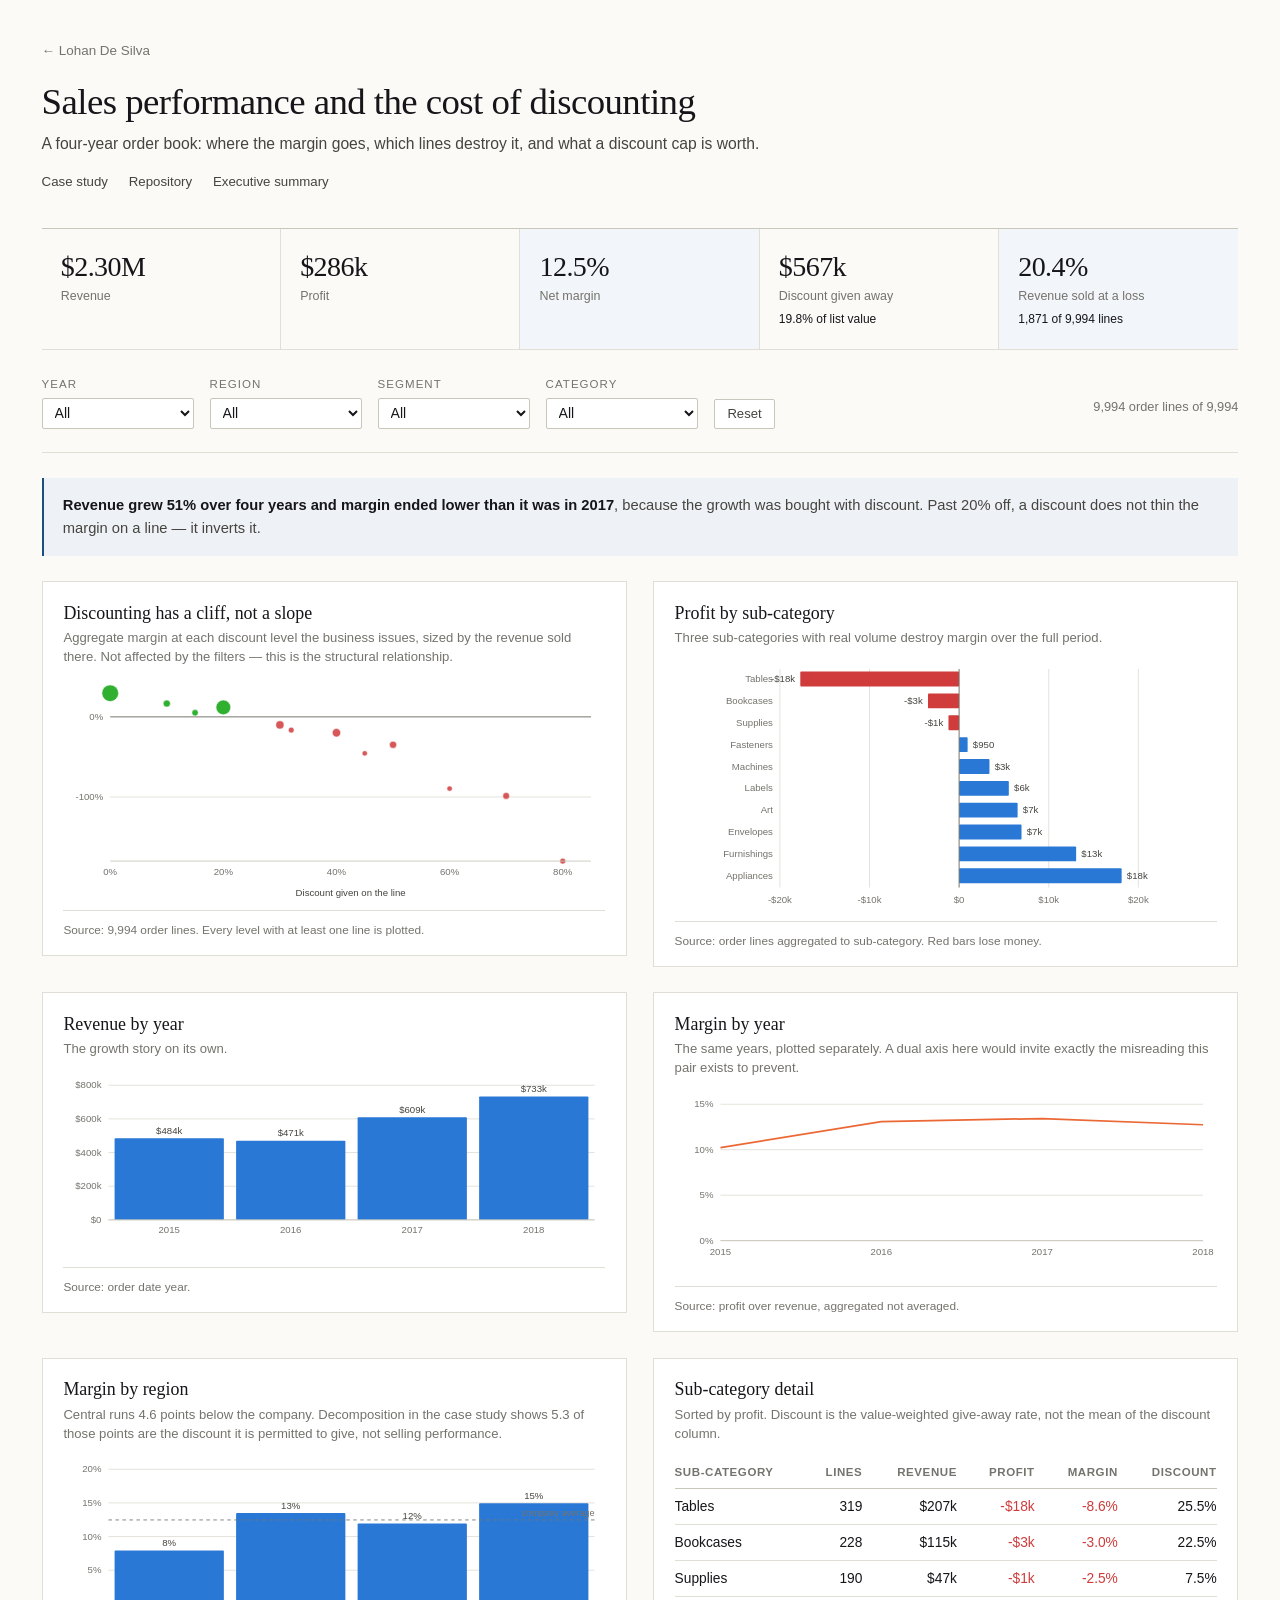
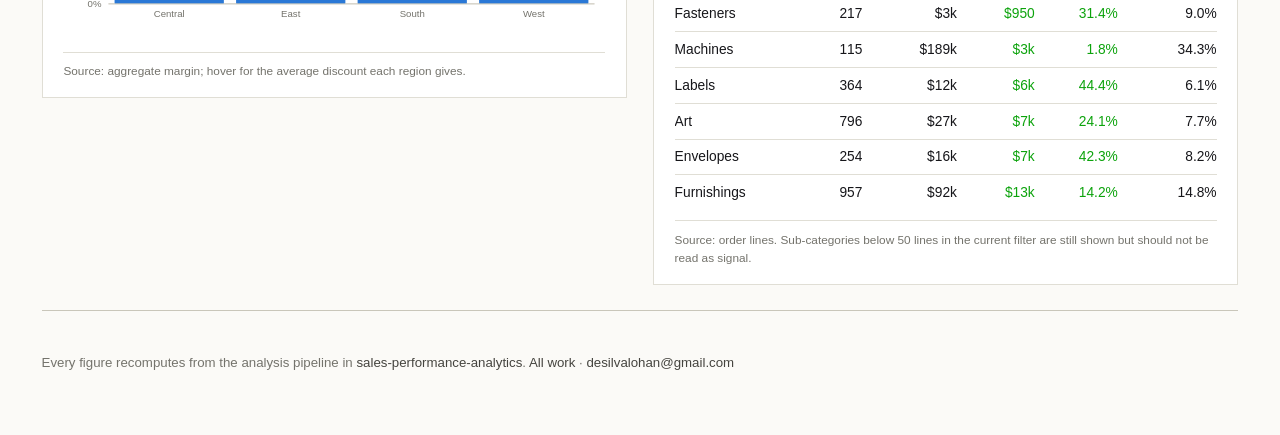
<file: dashboards/sales.html>
<!DOCTYPE html>
<html lang="en">
<head>
<meta charset="utf-8">
<meta name="viewport" content="width=device-width, initial-scale=1">
<title>Sales performance and discount policy dashboard — Lohan De Silva</title>
<meta name="description" content="A four-year order book: where the margin goes, which lines destroy it, and what a discount cap is worth.">
<style>
:root{
  --paper:#fbfaf7; --panel:#ffffff; --ink:#16161a; --ink-2:#45443f; --ink-3:#74736c;
  --rule:#e0ded5; --rule-strong:#c9c6ba; --accent:#1c4e80;
  --s1:#2a78d6; --s2:#eb6834; --s3:#1baf7a; --s4:#eda100; --s5:#e87ba4;
  --pos:#0ca30c; --neg:#d03b3b; --warn:#fab219;
  --serif:"Iowan Old Style","Palatino Linotype",Palatino,"Book Antiqua",Georgia,serif;
  --sans:-apple-system,BlinkMacSystemFont,"Segoe UI",Inter,Helvetica,Arial,sans-serif;
}
*,*::before,*::after{box-sizing:border-box}
body{margin:0;background:var(--paper);color:var(--ink);font-family:var(--sans);font-size:15px;line-height:1.55;-webkit-font-smoothing:antialiased}
.wrap{max-width:78rem;margin:0 auto;padding:0 1.6rem}
a{color:var(--accent);text-decoration:none;border-bottom:1px solid rgba(28,78,128,.28)}
a:hover{border-bottom-color:var(--accent)}

.dash-head{padding:2.4rem 0 1.4rem;border-bottom:1px solid var(--rule-strong)}
.backlink{display:inline-block;font-size:.84rem;color:var(--ink-3);border-bottom:none;margin-bottom:1.2rem}
.backlink:hover{color:var(--accent)}
.dash-head h1{font-family:var(--serif);font-weight:400;font-size:clamp(1.7rem,3.6vw,2.3rem);line-height:1.15;letter-spacing:-.015em;margin:0 0 .5rem;max-width:44rem}
.dash-head .sub{color:var(--ink-2);margin:0 0 1rem;max-width:46rem;font-size:.98rem}
.dash-head .meta{font-size:.83rem;color:var(--ink-3);display:flex;flex-wrap:wrap;gap:0 1.3rem}
.dash-head .meta a{border-bottom:none;color:var(--ink-2)}

/* KPI row */
.kpis{display:grid;grid-template-columns:repeat(auto-fit,minmax(9.5rem,1fr));gap:0;border-bottom:1px solid var(--rule);margin:0 0 1.6rem}
.kpi{padding:1.4rem 1.2rem 1.3rem;border-right:1px solid var(--rule)}
.kpi:last-child{border-right:none}
.kpi.hero{background:#f2f5f9}
.kpi .v{font-family:var(--serif);font-size:1.75rem;line-height:1.05;letter-spacing:-.02em;display:block}
.kpi .l{font-size:.78rem;color:var(--ink-3);display:block;margin-top:.45rem;line-height:1.35}
.kpi .d{font-size:.75rem;margin-top:.3rem;display:block}
.kpi .d.pos{color:var(--pos)} .kpi .d.neg{color:var(--neg)}

/* filters */
.filters{display:flex;flex-wrap:wrap;gap:.7rem 1rem;align-items:flex-end;padding:0 0 1.4rem;border-bottom:1px solid var(--rule);margin-bottom:1.6rem}
.filters .f{display:flex;flex-direction:column;gap:.25rem}
.filters label{font-size:.72rem;letter-spacing:.09em;text-transform:uppercase;color:var(--ink-3)}
.filters input[type=range]{width:11rem;accent-color:var(--accent)}
.filters select{font-family:var(--sans);font-size:.88rem;padding:.36rem .5rem;border:1px solid var(--rule-strong);background:var(--panel);color:var(--ink);border-radius:2px;min-width:9.5rem}
.filters button{font-family:var(--sans);font-size:.82rem;padding:.42rem .8rem;border:1px solid var(--rule-strong);background:var(--panel);color:var(--ink-2);border-radius:2px;cursor:pointer}
.filters button:hover{border-color:var(--accent);color:var(--accent)}
.filter-note{font-size:.8rem;color:var(--ink-3);margin-left:auto}

/* panels */
.grid{display:grid;grid-template-columns:repeat(2,minmax(0,1fr));gap:1.6rem;margin-bottom:1.6rem;align-items:start}
.grid>*{min-width:0}
.grid.one{grid-template-columns:1fr}
.panel{background:var(--panel);border:1px solid var(--rule);padding:1.2rem 1.3rem 1rem;min-width:0;overflow-wrap:break-word}
.panel h2{font-family:var(--serif);font-weight:400;font-size:1.12rem;line-height:1.3;margin:0 0 .2rem}
.panel .note{font-size:.82rem;color:var(--ink-3);margin:0 0 .9rem;line-height:1.45}
.panel .src{font-size:.74rem;color:var(--ink-3);margin:.7rem 0 0;padding-top:.6rem;border-top:1px solid var(--rule)}
.chart{width:100%}
.chart svg{display:block;width:100%;height:auto;overflow:visible}
.empty{font-size:.85rem;color:var(--ink-3);padding:2rem 0;text-align:center}

/* svg primitives */
.axis-line{stroke:var(--rule-strong);stroke-width:1}
.grid-line{stroke:var(--rule);stroke-width:1}
.zero-line{stroke:var(--ink-3);stroke-width:1}
.ref-line{stroke:var(--ink-3);stroke-width:1;stroke-dasharray:4 4}
.tick{font-size:11px;fill:var(--ink-3)}
.tick.mid{fill:var(--ink-2)}
.val-label{font-size:11px;fill:var(--ink-2)}
.ref-label{font-size:10.5px;fill:var(--ink-3)}
.mark{transition:opacity .12s}
.chart:hover .mark{opacity:.45}
.chart .mark:hover{opacity:1}

/* table */
table{border-collapse:collapse;width:100%;font-size:.86rem;font-variant-numeric:tabular-nums}
th,td{text-align:right;padding:.42rem .6rem;border-bottom:1px solid var(--rule);white-space:nowrap}
th:first-child,td:first-child{text-align:left;padding-left:0}
th:last-child,td:last-child{padding-right:0}
th{font-weight:600;font-size:.72rem;letter-spacing:.05em;text-transform:uppercase;color:var(--ink-3);border-bottom-color:var(--rule-strong)}
tbody tr:hover{background:#f6f5f1}
td.neg{color:var(--neg)} td.pos{color:var(--pos)}
.scroll{overflow-x:auto;max-height:22rem;overflow-y:auto}

/* tooltip */
#tip{position:fixed;pointer-events:none;background:#16161a;color:#fff;font-size:.78rem;line-height:1.4;padding:.45rem .6rem;border-radius:3px;opacity:0;transition:opacity .1s;z-index:50;max-width:16rem}
#tip b{font-weight:600}
#tip .k{color:#b9b8b2}

.takeaway{background:#eef2f7;border-left:2px solid var(--accent);padding:1rem 1.2rem;margin:0 0 1.6rem;font-size:.92rem;color:var(--ink-2)}
.takeaway b{color:var(--ink)}
footer{border-top:1px solid var(--rule-strong);padding:1.8rem 0 3rem;margin-top:1rem;font-size:.83rem;color:var(--ink-3)}
footer a{color:var(--ink-2);border-bottom:none}

@media(max-width:820px){
  .grid{grid-template-columns:1fr}
  .panel{padding:1rem 1rem .9rem}
  .dash-head h1{font-size:1.55rem}
  .kpis{grid-template-columns:1fr 1fr}
  .kpi{border-right:1px solid var(--rule)}
  .kpi:nth-child(2n){border-right:none}
  /* an odd last tile would leave a half-width rule under it */
  .kpi:last-child:nth-child(odd){grid-column:1/-1;border-right:none}
  .filters select{min-width:7.5rem}
  table{font-size:.8rem}
  .kpi{border-right:none;border-bottom:1px solid var(--rule)}
  .wrap{padding:0 1.1rem}
}

</style>
</head>
<body>
<div class="wrap">
  <header class="dash-head">
    <a class="backlink" href="../index.html">&larr; Lohan De Silva</a>
    <h1>Sales performance and the cost of discounting</h1>
    <p class="sub">A four-year order book: where the margin goes, which lines destroy it, and what a discount cap is worth.</p>
    <p class="meta">
      <a href="../projects/sales-margin.html">Case study</a>
      <a href="https://github.com/Lohandesilva/sales-performance-analytics">Repository</a>
      <a href="https://github.com/Lohandesilva/sales-performance-analytics/blob/main/reports/executive-summary.md">Executive summary</a>
    </p>
  </header>

  <div class="kpis" id="kpis"></div>

  <div class="filters">
    <div class="f"><label>Year</label><select id="fY"><option value="-1">All</option><option value="0">2015</option><option value="1">2016</option><option value="2">2017</option><option value="3">2018</option></select></div>
    <div class="f"><label>Region</label><select id="fR"><option value="-1">All</option><option value="0">Central</option><option value="1">East</option><option value="2">South</option><option value="3">West</option></select></div>
    <div class="f"><label>Segment</label><select id="fS"><option value="-1">All</option><option value="0">Consumer</option><option value="1">Corporate</option><option value="2">Home Office</option></select></div>
    <div class="f"><label>Category</label><select id="fC"><option value="-1">All</option><option value="0">Furniture</option><option value="1">Office Supplies</option><option value="2">Technology</option></select></div>
    <div class="f"><label>&nbsp;</label><button id="reset">Reset</button></div>
    <p class="filter-note" id="fnote"></p>
  </div>

  <p class="takeaway"><b>Revenue grew 51% over four years and margin ended lower than it was in
  2017</b>, because the growth was bought with discount. Past 20% off, a discount does not thin the
  margin on a line — it inverts it.</p>

  <div class="grid">
    <section class="panel">
      <h2>Discounting has a cliff, not a slope</h2>
      <p class="note">Aggregate margin at each discount level the business issues, sized by the revenue sold there. Not affected by the filters — this is the structural relationship.</p>
      <div class="chart" id="c1"></div>
      <p class="src">Source: 9,994 order lines. Every level with at least one line is plotted.</p>
    </section>
    <section class="panel">
      <h2>Profit by sub-category</h2>
      <p class="note">Three sub-categories with real volume destroy margin over the full period.</p>
      <div class="chart" id="c2"></div>
      <p class="src">Source: order lines aggregated to sub-category. Red bars lose money.</p>
    </section>
  </div>

  <div class="grid">
    <section class="panel">
      <h2>Revenue by year</h2>
      <p class="note">The growth story on its own.</p>
      <div class="chart" id="c3"></div>
      <p class="src">Source: order date year.</p>
    </section>
    <section class="panel">
      <h2>Margin by year</h2>
      <p class="note">The same years, plotted separately. A dual axis here would invite exactly the misreading this pair exists to prevent.</p>
      <div class="chart" id="c4"></div>
      <p class="src">Source: profit over revenue, aggregated not averaged.</p>
    </section>
  </div>

  <div class="grid">
    <section class="panel">
      <h2>Margin by region</h2>
      <p class="note">Central runs 4.6 points below the company. Decomposition in the case study shows 5.3 of those points are the discount it is permitted to give, not selling performance.</p>
      <div class="chart" id="c5"></div>
      <p class="src">Source: aggregate margin; hover for the average discount each region gives.</p>
    </section>
    <section class="panel">
      <h2>Sub-category detail</h2>
      <p class="note">Sorted by profit. Discount is the value-weighted give-away rate, not the mean of the discount column.</p>
      <div id="tbl"></div>
      <p class="src">Source: order lines. Sub-categories below 50 lines in the current filter are still shown but should not be read as signal.</p>
    </section>
  </div>

  <footer>
    <p>Every figure recomputes from the analysis pipeline in
      <a href="https://github.com/Lohandesilva/sales-performance-analytics">sales-performance-analytics</a>.
      <a href="../index.html">All work</a> ·
      <a href="mailto:desilvalohan@gmail.com">desilvalohan@gmail.com</a></p>
  </footer>
</div>
<script>
/* Minimal SVG chart kit. No dependencies. */
(function (g) {
  var NS = "http://www.w3.org/2000/svg";
  var tip = null;

  function el(tag, attrs, parent) {
    var n = document.createElementNS(NS, tag);
    for (var k in attrs) if (attrs[k] !== null && attrs[k] !== undefined) n.setAttribute(k, attrs[k]);
    if (parent) parent.appendChild(n);
    return n;
  }

  function ensureTip() {
    if (!tip) { tip = document.createElement("div"); tip.id = "tip"; document.body.appendChild(tip); }
    return tip;
  }
  function showTip(html, ev) {
    var t = ensureTip();
    t.innerHTML = html; t.style.opacity = 1;
    var w = t.offsetWidth, h = t.offsetHeight;
    var x = ev.clientX + 14, y = ev.clientY - h - 10;
    if (x + w > window.innerWidth - 8) x = ev.clientX - w - 14;
    if (y < 8) y = ev.clientY + 16;
    t.style.left = x + "px"; t.style.top = y + "px";
  }
  function hideTip() { if (tip) tip.style.opacity = 0; }

  function bind(node, html) {
    node.addEventListener("mousemove", function (e) { showTip(html, e); });
    node.addEventListener("mouseleave", hideTip);
  }

  // ---- formatters -----------------------------------------------------
  var fmt = {
    int: function (v) { return Math.round(v).toLocaleString("en-US"); },
    pct1: function (v) { return (v * 100).toFixed(1) + "%"; },
    pct0: function (v) { return Math.round(v * 100) + "%"; },
    pct2: function (v) { return (v * 100).toFixed(2) + "%"; },
    num1: function (v) { return v.toFixed(1); },
    num2: function (v) { return v.toFixed(2); },
    usd: function (v) { return (v < 0 ? "-$" : "$") + Math.abs(Math.round(v)).toLocaleString("en-US"); },
    usdk: function (v) {
      var a = Math.abs(v), s = v < 0 ? "-$" : "$";
      if (a >= 1e12) return s + (a / 1e12).toFixed(2) + "tn";
      if (a >= 1e9) return s + (a / 1e9).toFixed(2) + "bn";
      if (a >= 1e6) return s + (a / 1e6).toFixed(2) + "M";
      if (a >= 1e3) return s + Math.round(a / 1e3) + "k";
      return s + Math.round(a);
    },
    ntd: function (v) {
      var a = Math.abs(v), s = v < 0 ? "-NT$" : "NT$";
      if (a >= 1e9) return s + (a / 1e9).toFixed(2) + "bn";
      if (a >= 1e6) return s + (a / 1e6).toFixed(1) + "M";
      if (a >= 1e3) return s + Math.round(a / 1e3) + "k";
      return s + Math.round(a);
    },
    brl: function (v) {
      var a = Math.abs(v), s = v < 0 ? "-R$" : "R$";
      if (a >= 1e6) return s + (a / 1e6).toFixed(2) + "M";
      if (a >= 1e3) return s + Math.round(a / 1e3) + "k";
      return s + Math.round(a);
    }
  };

  function niceStep(range, n) {
    if (range <= 0) return 1;
    var raw = range / n, mag = Math.pow(10, Math.floor(Math.log10(raw))), r = raw / mag;
    var step = r <= 1 ? 1 : r <= 2 ? 2 : r <= 2.5 ? 2.5 : r <= 5 ? 5 : 10;
    return step * mag;
  }

  // Round the axis outward to a clean step so ticks read 0/10/20 rather than
  // 0/13/25. Returns the padded bounds alongside the ticks.
  function axis(lo, hi, n) {
    if (hi === lo) hi = lo + 1;
    var step = niceStep(hi - lo, n);
    var a = Math.floor(lo / step + 1e-9) * step;
    var b = Math.ceil(hi / step - 1e-9) * step;
    var out = [];
    for (var v = a; v <= b + step * 1e-6; v += step) out.push(Math.abs(v) < step * 1e-6 ? 0 : v);
    return { ticks: out, lo: a, hi: b };
  }

  function nice(max) { return axis(0, max, 4).hi; }

  // ---- vertical bars --------------------------------------------------
  function bars(node, o) {
    node.innerHTML = "";
    var d = o.data || [];
    if (!d.length) { node.innerHTML = '<p class="empty">No rows match these filters.</p>'; return; }
    var W = 620, H = o.height || 230, m = { t: 14, r: 12, b: 42, l: 52 };
    var iw = W - m.l - m.r, ih = H - m.t - m.b;
    var f = o.format || fmt.num1;
    var vals = d.map(function (x) { return x.value; });
    var lo = Math.min(0, Math.min.apply(null, vals));
    var hi = Math.max.apply(null, vals);
    var ax = axis(lo, hi <= 0 ? 0 : hi * 1.08, 4);
    var top = ax.hi, bot = ax.lo;
    var y = function (v) { return m.t + ih - ((v - bot) / (top - bot)) * ih; };
    var svg = el("svg", { viewBox: "0 0 " + W + " " + H, preserveAspectRatio: "xMidYMid meet" }, node);

    ax.ticks.forEach(function (t) {
      el("line", { class: "grid-line", x1: m.l, x2: W - m.r, y1: y(t), y2: y(t) }, svg);
      var tx = el("text", { class: "tick", x: m.l - 8, y: y(t) + 3.5, "text-anchor": "end" }, svg);
      tx.textContent = f(t);
    });
    if (bot < 0) el("line", { class: "zero-line", x1: m.l, x2: W - m.r, y1: y(0), y2: y(0) }, svg);

    var bw = iw / d.length, pad = Math.min(14, bw * 0.28);
    d.forEach(function (row, i) {
      var x0 = m.l + i * bw + pad / 2, w = bw - pad;
      var v = row.value, yy = v >= 0 ? y(v) : y(0), h = Math.abs(y(v) - y(0));
      var r = el("rect", {
        class: "mark", x: x0, y: yy, width: w, height: Math.max(1, h),
        fill: row.color || o.color || "var(--s1)", rx: 1
      }, svg);
      bind(r, "<b>" + row.label + "</b><br>" + (o.tipLabel || "") + f(v) + (row.tip ? "<br>" + row.tip : ""));
      var lb = el("text", { class: "tick", x: x0 + w / 2, y: H - m.b + 15, "text-anchor": "middle" }, svg);
      lb.textContent = row.label;
      if (o.labels !== false && d.length <= 14) {
        var vl = el("text", { class: "val-label", x: x0 + w / 2, y: (v >= 0 ? yy - 5 : yy + h + 12), "text-anchor": "middle" }, svg);
        vl.textContent = f(v);
      }
    });

    if (o.reference !== undefined && o.reference !== null) {
      el("line", { class: "ref-line", x1: m.l, x2: W - m.r, y1: y(o.reference), y2: y(o.reference) }, svg);
      var rl = el("text", { class: "ref-label", x: W - m.r, y: y(o.reference) - 5, "text-anchor": "end" }, svg);
      rl.textContent = o.referenceLabel || "";
    }
    el("line", { class: "axis-line", x1: m.l, x2: W - m.r, y1: y(Math.max(bot, 0)), y2: y(Math.max(bot, 0)) }, svg);
  }

  // ---- horizontal bars -------------------------------------------------
  function hbars(node, o) {
    node.innerHTML = "";
    var d = o.data || [];
    if (!d.length) { node.innerHTML = '<p class="empty">No rows match these filters.</p>'; return; }
    var rowH = o.rowHeight || 24;
    var W = 620, m = { t: 8, r: 90, b: 26, l: o.labelWidth || 150 };
    var ih = d.length * rowH, H = ih + m.t + m.b;
    var f = o.format || fmt.num1;
    var vals = d.map(function (x) { return x.value; });
    var hi = Math.max.apply(null, vals), lo = Math.min(0, Math.min.apply(null, vals));
    var ax = axis(lo, hi <= 0 ? 0 : hi * 1.04, 4);
    var top = ax.hi, bot = ax.lo;
    var iw = W - m.l - m.r;
    var x = function (v) { return m.l + ((v - bot) / (top - bot)) * iw; };
    var svg = el("svg", { viewBox: "0 0 " + W + " " + H, preserveAspectRatio: "xMidYMid meet" }, node);

    ax.ticks.forEach(function (t) {
      el("line", { class: "grid-line", x1: x(t), x2: x(t), y1: m.t, y2: m.t + ih }, svg);
      var tx = el("text", { class: "tick", x: x(t), y: H - 8, "text-anchor": "middle" }, svg);
      tx.textContent = f(t);
    });

    d.forEach(function (row, i) {
      var yy = m.t + i * rowH + 3, h = rowH - 8;
      var x0 = row.value >= 0 ? x(0) : x(row.value), w = Math.abs(x(row.value) - x(0));
      var r = el("rect", { class: "mark", x: x0, y: yy, width: Math.max(1, w), height: h, rx: 1, fill: row.color || o.color || "var(--s1)" }, svg);
      bind(r, "<b>" + row.label + "</b><br>" + (o.tipLabel || "") + f(row.value) + (row.tip ? "<br>" + row.tip : ""));
      var lb = el("text", { class: "tick", x: m.l - 8, y: yy + h / 2 + 3.5, "text-anchor": "end" }, svg);
      lb.textContent = row.label.length > 26 ? row.label.slice(0, 25) + "…" : row.label;
      var vl = el("text", { class: "val-label", x: (row.value >= 0 ? x0 + w + 6 : x0 - 6), y: yy + h / 2 + 3.5, "text-anchor": row.value >= 0 ? "start" : "end" }, svg);
      vl.textContent = row.right !== undefined ? row.right : f(row.value);
    });
    if (bot < 0) el("line", { class: "zero-line", x1: x(0), x2: x(0), y1: m.t, y2: m.t + ih }, svg);
  }

  // ---- line / area -----------------------------------------------------
  function line(node, o) {
    node.innerHTML = "";
    var series = o.series || [];
    if (!series.length || !series[0].points.length) { node.innerHTML = '<p class="empty">No rows match these filters.</p>'; return; }
    var W = 620, H = o.height || 230, m = { t: 14, r: o.rightPad || 16, b: 40, l: 52 };
    var iw = W - m.l - m.r, ih = H - m.t - m.b;
    var fy = o.formatY || fmt.num1, fx = o.formatX || fmt.int;
    var allX = [], allY = [];
    series.forEach(function (s) { s.points.forEach(function (p) { allX.push(p[0]); allY.push(p[1]); }); });
    var x0 = o.xMin !== undefined ? o.xMin : Math.min.apply(null, allX);
    var x1 = o.xMax !== undefined ? o.xMax : Math.max.apply(null, allX);
    var yA = axis(o.yMin !== undefined ? o.yMin : Math.min(0, Math.min.apply(null, allY)),
                  o.yMax !== undefined ? o.yMax : Math.max.apply(null, allY) * 1.06, 4);
    var y0 = o.yMin !== undefined ? o.yMin : yA.lo;
    var y1 = o.yMax !== undefined ? o.yMax : yA.hi;
    var X = function (v) { return m.l + ((v - x0) / (x1 - x0 || 1)) * iw; };
    var Y = function (v) { return m.t + ih - ((v - y0) / (y1 - y0 || 1)) * ih; };
    var svg = el("svg", { viewBox: "0 0 " + W + " " + H, preserveAspectRatio: "xMidYMid meet" }, node);

    axis(y0, y1, 4).ticks.filter(function(t){return t>=y0-1e-9&&t<=y1+1e-9;}).forEach(function (t) {
      el("line", { class: "grid-line", x1: m.l, x2: W - m.r, y1: Y(t), y2: Y(t) }, svg);
      var tx = el("text", { class: "tick", x: m.l - 8, y: Y(t) + 3.5, "text-anchor": "end" }, svg);
      tx.textContent = fy(t);
    });
    axis(x0, x1, o.xTicks || 5).ticks.filter(function(t){return t>=x0-1e-9&&t<=x1+1e-9;}).forEach(function (t) {
      var tx = el("text", { class: "tick", x: X(t), y: H - m.b + 16, "text-anchor": "middle" }, svg);
      tx.textContent = fx(t);
    });

    series.forEach(function (s, si) {
      var col = s.color || ["var(--s1)", "var(--s2)", "var(--s3)", "var(--s4)"][si % 4];
      if (s.band) {
        var up = s.band.map(function (p) { return X(p[0]) + "," + Y(p[2]); });
        var dn = s.band.slice().reverse().map(function (p) { return X(p[0]) + "," + Y(p[1]); });
        el("polygon", { points: up.concat(dn).join(" "), fill: col, opacity: .12 }, svg);
      }
      var pts = s.points.map(function (p) { return X(p[0]) + "," + Y(p[1]); }).join(" ");
      el("polyline", { points: pts, fill: "none", stroke: col, "stroke-width": 2, "stroke-linejoin": "round" }, svg);
      if (s.label) {
        var last = s.points[s.points.length - 1];
        var lb = el("text", { class: "val-label", x: X(last[0]) + 5, y: Y(last[1]) + 3.5, fill: col }, svg);
        lb.textContent = s.label;
      }
      s.points.forEach(function (p) {
        var c = el("circle", { class: "mark", cx: X(p[0]), cy: Y(p[1]), r: 8, fill: "transparent" }, svg);
        bind(c, "<b>" + (s.name ? s.name + "<br>" : "") + fx(p[0]) + "</b><br>" + fy(p[1]) + (p[2] ? "<br><span class='k'>" + p[2] + "</span>" : ""));
      });
    });

    if (o.reference !== undefined && o.reference !== null) {
      el("line", { class: "ref-line", x1: m.l, x2: W - m.r, y1: Y(o.reference), y2: Y(o.reference) }, svg);
      var rl = el("text", { class: "ref-label", x: m.l + 4, y: Y(o.reference) - 5 }, svg);
      rl.textContent = o.referenceLabel || "";
    }
    el("line", { class: "axis-line", x1: m.l, x2: W - m.r, y1: Y(Math.max(y0, 0)), y2: Y(Math.max(y0, 0)) }, svg);
    if (o.xLabel) { var xl = el("text", { class: "tick mid", x: m.l + iw / 2, y: H - 4, "text-anchor": "middle" }, svg); xl.textContent = o.xLabel; }
  }

  // ---- scatter ---------------------------------------------------------
  function scatter(node, o) {
    node.innerHTML = "";
    var d = o.data || [];
    if (!d.length) { node.innerHTML = '<p class="empty">No rows match these filters.</p>'; return; }
    var W = 620, H = o.height || 260, m = { t: 14, r: 16, b: 44, l: 54 };
    var iw = W - m.l - m.r, ih = H - m.t - m.b;
    var fx = o.formatX || fmt.num1, fy = o.formatY || fmt.num1;
    var xs = d.map(function (p) { return p.x; }), ys = d.map(function (p) { return p.y; });
    var x0 = o.xMin !== undefined ? o.xMin : Math.min.apply(null, xs);
    var x1 = o.xMax !== undefined ? o.xMax : Math.max.apply(null, xs);
    var y0 = o.yMin !== undefined ? o.yMin : Math.min.apply(null, ys);
    var y1 = o.yMax !== undefined ? o.yMax : Math.max.apply(null, ys);
    var X = function (v) { return m.l + ((v - x0) / (x1 - x0 || 1)) * iw; };
    var Y = function (v) { return m.t + ih - ((v - y0) / (y1 - y0 || 1)) * ih; };
    var svg = el("svg", { viewBox: "0 0 " + W + " " + H, preserveAspectRatio: "xMidYMid meet" }, node);

    axis(y0, y1, 4).ticks.filter(function(t){return t>=y0&&t<=y1;}).forEach(function (t) {
      el("line", { class: "grid-line", x1: m.l, x2: W - m.r, y1: Y(t), y2: Y(t) }, svg);
      var tx = el("text", { class: "tick", x: m.l - 8, y: Y(t) + 3.5, "text-anchor": "end" }, svg);
      tx.textContent = fy(t);
    });
    axis(x0, x1, 5).ticks.filter(function(t){return t>=x0&&t<=x1;}).forEach(function (t) {
      var tx = el("text", { class: "tick", x: X(t), y: H - m.b + 16, "text-anchor": "middle" }, svg);
      tx.textContent = fx(t);
    });

    var rMax = o.sizeMax || 0;
    d.forEach(function (p) {
      var r = rMax && p.size ? 2.5 + 7 * Math.sqrt(p.size / rMax) : (o.radius || 3.4);
      var c = el("circle", {
        class: "mark", cx: X(p.x), cy: Y(p.y), r: r,
        fill: p.color || o.color || "var(--s1)", opacity: o.opacity || .62,
        stroke: "#fff", "stroke-width": .6
      }, svg);
      bind(c, "<b>" + (p.label || "") + "</b><br><span class='k'>" + (o.xName || "x") + "</span> " + fx(p.x) +
        "<br><span class='k'>" + (o.yName || "y") + "</span> " + fy(p.y) + (p.tip ? "<br>" + p.tip : ""));
    });

    if (o.zeroLine && y0 < 0 && y1 > 0) {
      el("line", { class: "zero-line", x1: m.l, x2: W - m.r, y1: Y(0), y2: Y(0) }, svg);
    }
    if (o.fit) {
      el("line", { x1: X(o.fit[0][0]), y1: Y(o.fit[0][1]), x2: X(o.fit[1][0]), y2: Y(o.fit[1][1]), stroke: "var(--ink-3)", "stroke-width": 1.4, "stroke-dasharray": "5 4" }, svg);
    }
    el("line", { class: "axis-line", x1: m.l, x2: W - m.r, y1: m.t + ih, y2: m.t + ih }, svg);
    if (o.xLabel) { var xl = el("text", { class: "tick mid", x: m.l + iw / 2, y: H - 4, "text-anchor": "middle" }, svg); xl.textContent = o.xLabel; }
  }

  // ---- range plot (p10 / q1 / median / q3 / p90) ------------------------
  function ranges(node, o) {
    node.innerHTML = "";
    var d = o.data || [];
    var rowH = 26, W = 620, m = { t: 8, r: 60, b: 26, l: o.labelWidth || 150 };
    var ih = d.length * rowH, H = ih + m.t + m.b, iw = W - m.l - m.r;
    var f = o.format || fmt.pct0;
    var lo = 0, hi = 0;
    d.forEach(function (r) { lo = Math.min(lo, r.p10); hi = Math.max(hi, r.p90); });
    var X = function (v) { return m.l + ((v - lo) / (hi - lo || 1)) * iw; };
    var svg = el("svg", { viewBox: "0 0 " + W + " " + H, preserveAspectRatio: "xMidYMid meet" }, node);

    axis(lo, hi, 4).ticks.filter(function(t){return t>=lo&&t<=hi;}).forEach(function (t) {
      el("line", { class: "grid-line", x1: X(t), x2: X(t), y1: m.t, y2: m.t + ih }, svg);
      var tx = el("text", { class: "tick", x: X(t), y: H - 8, "text-anchor": "middle" }, svg);
      tx.textContent = f(t);
    });

    d.forEach(function (r, i) {
      var cy = m.t + i * rowH + rowH / 2;
      el("line", { x1: X(r.p10), x2: X(r.p90), y1: cy, y2: cy, stroke: "var(--rule-strong)", "stroke-width": 1.5 }, svg);
      var box = el("rect", { class: "mark", x: X(r.q1), y: cy - 6, width: Math.max(2, X(r.q3) - X(r.q1)), height: 12, fill: "var(--s1)", opacity: .3, rx: 1 }, svg);
      var dot = el("circle", { class: "mark", cx: X(r.median), cy: cy, r: 4, fill: "var(--s1)" }, svg);
      var html = "<b>" + r.label + "</b><br><span class='k'>median</span> " + f(r.median) +
        "<br><span class='k'>IQR</span> " + f(r.q1) + " to " + f(r.q3) +
        "<br><span class='k'>p10-p90</span> " + f(r.p10) + " to " + f(r.p90) +
        (r.n ? "<br><span class='k'>n</span> " + r.n : "");
      bind(box, html); bind(dot, html);
      var lb = el("text", { class: "tick", x: m.l - 8, y: cy + 3.5, "text-anchor": "end" }, svg);
      lb.textContent = r.label.length > 24 ? r.label.slice(0, 23) + "…" : r.label;
      var vl = el("text", { class: "val-label", x: W - m.r + 6, y: cy + 3.5 }, svg);
      vl.textContent = f(r.median);
    });
  }

  // ---- heatmap ---------------------------------------------------------
  function heatmap(node, o) {
    node.innerHTML = "";
    var rows = o.rows, cols = o.cols, vals = o.values;
    var cell = 42, W = 620, m = { t: 30, r: 10, b: 34, l: 108 };
    var gw = Math.min(cell, (W - m.l - m.r) / cols.length);
    var H = rows.length * cell + m.t + m.b;
    var f = o.format || fmt.pct0;
    var max = 0; vals.forEach(function (r) { r.forEach(function (v) { if (v > max) max = v; }); });
    var svg = el("svg", { viewBox: "0 0 " + W + " " + H, preserveAspectRatio: "xMidYMid meet" }, node);

    cols.forEach(function (c, j) {
      var tx = el("text", { class: "tick", x: m.l + j * gw + gw / 2, y: m.t - 9, "text-anchor": "middle" }, svg);
      tx.textContent = c;
    });
    rows.forEach(function (r, i) {
      var tx = el("text", { class: "tick", x: m.l - 8, y: m.t + i * cell + cell / 2 + 3.5, "text-anchor": "end" }, svg);
      tx.textContent = r;
      cols.forEach(function (c, j) {
        var v = vals[i][j], t = max ? v / max : 0;
        var rect = el("rect", {
          class: "mark", x: m.l + j * gw + 1, y: m.t + i * cell + 1,
          width: gw - 2, height: cell - 2, rx: 1,
          fill: "var(--s1)", opacity: 0.06 + 0.9 * Math.pow(t, 0.6)
        }, svg);
        bind(rect, "<b>" + r + " → " + c + "</b><br>" + f(v));
        if (v > 0.005) {
          var lab = el("text", {
            x: m.l + j * gw + gw / 2, y: m.t + i * cell + cell / 2 + 3.5,
            "text-anchor": "middle", "font-size": 11,
            fill: t > 0.55 ? "#fff" : "var(--ink-2)"
          }, svg);
          lab.textContent = f(v);
        }
      });
    });
    var xl = el("text", { class: "tick mid", x: m.l + (cols.length * gw) / 2, y: H - 8, "text-anchor": "middle" }, svg);
    xl.textContent = o.xLabel || "";
  }


  // ---- dumbbell: two values per row, connected ------------------------
  function dumbbell(node, o) {
    node.innerHTML = "";
    var d = o.data || [];
    if (!d.length) { node.innerHTML = '<p class="empty">No rows.</p>'; return; }
    var rowH = o.rowHeight || 30, W = 620, m = { t: 26, r: 70, b: 30, l: o.labelWidth || 118 };
    var ih = d.length * rowH, H = ih + m.t + m.b, iw = W - m.l - m.r;
    var f = o.format || fmt.pct1;
    var lo = 0, hi = 0;
    d.forEach(function (r) { [r.a, r.b].forEach(function (v) { if (v !== null) hi = Math.max(hi, v); }); });
    var ax = axis(lo, hi * 1.06, 4), X = function (v) { return m.l + ((v - ax.lo) / (ax.hi - ax.lo)) * iw; };
    var svg = el("svg", { viewBox: "0 0 " + W + " " + H, preserveAspectRatio: "xMidYMid meet" }, node);
    ax.ticks.forEach(function (t) {
      el("line", { class: "grid-line", x1: X(t), x2: X(t), y1: m.t, y2: m.t + ih }, svg);
      var tx = el("text", { class: "tick", x: X(t), y: H - 10, "text-anchor": "middle" }, svg);
      tx.textContent = f(t);
    });
    // legend
    var lg = [[o.aName || "A", o.aColor || "var(--s3)"], [o.bName || "B", o.bColor || "var(--s2)"]];
    lg.forEach(function (p, i) {
      el("circle", { cx: m.l + i * 132 + 4, cy: 10, r: 4.5, fill: p[1] }, svg);
      var t = el("text", { class: "tick mid", x: m.l + i * 132 + 14, y: 13.5 }, svg);
      t.textContent = p[0];
    });
    d.forEach(function (r, i) {
      var cy = m.t + i * rowH + rowH / 2;
      if (r.a !== null && r.b !== null) {
        el("line", { x1: X(r.a), x2: X(r.b), y1: cy, y2: cy, stroke: "var(--rule-strong)", "stroke-width": 1.6 }, svg);
      }
      var lb = el("text", { class: "tick", x: m.l - 8, y: cy + 3.5, "text-anchor": "end" }, svg);
      lb.textContent = r.label;
      [["a", o.aColor || "var(--s3)", o.aName], ["b", o.bColor || "var(--s2)", o.bName]].forEach(function (p) {
        if (r[p[0]] === null) return;
        var c = el("circle", { class: "mark", cx: X(r[p[0]]), cy: cy, r: 5.5, fill: p[1], stroke: "#fff", "stroke-width": 1 }, svg);
        bind(c, "<b>" + r.label + "</b><br><span class='k'>" + p[2] + "</span> " + f(r[p[0]]) +
          (r.tip ? "<br>" + r.tip : ""));
      });
      if (r.right) {
        var vl = el("text", { class: "val-label", x: W - m.r + 8, y: cy + 3.5 }, svg);
        vl.textContent = r.right;
      }
      if (r.note) {
        var nt = el("text", { class: "ref-label", x: m.l + 4, y: cy + 3.5 }, svg);
        nt.textContent = r.note;
      }
    });
  }

  // ---- table -----------------------------------------------------------
  function table(node, o) {
    var rows = o.rows || [];
    if (!rows.length) { node.innerHTML = '<p class="empty">No rows match these filters.</p>'; return; }
    var h = "<div class='scroll'><table><thead><tr>";
    o.columns.forEach(function (c) { h += "<th>" + c.label + "</th>"; });
    h += "</tr></thead><tbody>";
    rows.forEach(function (r) {
      h += "<tr>";
      o.columns.forEach(function (c) {
        var v = r[c.key];
        var cls = c.signed ? (v < 0 ? " class='neg'" : v > 0 ? " class='pos'" : "") : "";
        h += "<td" + cls + ">" + (c.format ? c.format(v, r) : v) + "</td>";
      });
      h += "</tr>";
    });
    node.innerHTML = h + "</tbody></table></div>";
  }

  function kpis(node, items) {
    node.innerHTML = items.map(function (k) {
      return "<div class='kpi" + (k.hero ? " hero" : "") + "'><span class='v'>" + k.value + "</span>" +
        "<span class='l'>" + k.label + "</span>" +
        (k.delta ? "<span class='d " + (k.deltaClass || "") + "'>" + k.delta + "</span>" : "") + "</div>";
    }).join("");
  }

  g.Kit = { bars: bars, hbars: hbars, line: line, scatter: scatter, ranges: ranges, heatmap: heatmap, dumbbell: dumbbell, table: table, kpis: kpis, fmt: fmt };
})(window);

</script>
<script>

var D = {"years":[2015,2016,2017,2018],"regions":["Central","East","South","West"],"segments":["Consumer","Corporate","Home Office"],"cats":["Furniture","Office Supplies","Technology"],"subs":["Accessories","Appliances","Art","Binders","Bookcases","Chairs","Copiers","Envelopes","Fasteners","Furnishings","Labels","Machines","Paper","Phones","Storage","Supplies","Tables"],"bands":["0%","1-10%","11-15%","16-20%","21-30%","31-40%","41-50%","51-70%","71%+"],"subCat":[2,1,1,1,0,0,2,1,1,0,1,2,1,2,1,1,0],"A":[[0.0,0.0,0.0,0.0,0.0,12.0,6805.67,1279.54,6805.67,0.0,0.0,0.0],[0.0,0.0,0.0,0.0,4.0,20.0,10762.61,-738.52,15375.16,4612.55,17.0,9227.99],[0.0,0.0,0.0,0.0,5.0,1.0,193.07,-19.87,283.92,90.85,1.0,193.07],[0.0,0.0,0.0,0.0,6.0,5.0,1749.14,-1097.92,3498.28,1749.14,5.0,1749.14],[0.0,0.0,0.0,0.0,7.0,19.0,612.83,-483.23,1532.07,919.24,19.0,612.83],[0.0,0.0,0.0,1.0,0.0,61.0,16654.41,6248.64,16654.41,0.0,0.0,0.0],[0.0,0.0,0.0,1.0,1.0,1.0,247.72,93.58,275.24,27.52,0.0,0.0],[0.0,0.0,0.0,1.0,3.0,69.0,5834.76,427.06,7293.45,1458.69,13.0,2682.94],[0.0,0.0,0.0,1.0,8.0,42.0,4190.69,-7453.44,20953.47,16762.78,42.0,4190.69],[0.0,0.0,0.0,2.0,0.0,7.0,1603.25,549.56,1603.25,0.0,0.0,0.0],[0.0,0.0,0.0,2.0,3.0,28.0,9084.72,1433.26,11355.9,2271.18,6.0,727.29],[0.0,0.0,0.0,2.0,5.0,3.0,9577.6,-1657.48,15962.67,6385.07,3.0,9577.6],[0.0,0.0,1.0,0.0,0.0,3.0,555.22,89.88,555.22,0.0,0.0,0.0],[0.0,0.0,1.0,0.0,4.0,7.0,4816.92,-415.5,6881.31,2064.39,7.0,4816.92],[0.0,0.0,1.0,0.0,5.0,1.0,67.99,-13.0,99.99,32.0,1.0,67.99],[0.0,0.0,1.0,0.0,7.0,8.0,234.05,-117.92,585.12,351.07,8.0,234.05],[0.0,0.0,1.0,1.0,0.0,21.0,2019.13,781.78,2019.13,0.0,0.0,0.0],[0.0,0.0,1.0,1.0,1.0,1.0,65.52,12.38,72.8,7.28,0.0,0.0],[0.0,0.0,1.0,1.0,3.0,37.0,1524.44,121.98,1905.55,381.11,4.0,421.2],[0.0,0.0,1.0,1.0,8.0,16.0,418.85,-779.39,2094.26,1675.41,16.0,418.85],[0.0,0.0,1.0,2.0,0.0,6.0,462.74,134.5,462.74,0.0,0.0,0.0],[0.0,0.0,1.0,2.0,3.0,12.0,3597.43,447.62,4496.79,899.36,1.0,20.78],[0.0,0.0,1.0,2.0,5.0,3.0,6139.65,-883.26,10232.75,4093.1,3.0,6139.65],[0.0,0.0,2.0,0.0,0.0,7.0,3381.0,912.35,3381.0,0.0,0.0,0.0],[0.0,0.0,2.0,0.0,4.0,7.0,3396.62,-377.29,4852.31,1455.69,7.0,3396.62],[0.0,0.0,2.0,0.0,5.0,1.0,300.53,-97.23,441.96,141.43,1.0,300.53],[0.0,0.0,2.0,0.0,7.0,3.0,34.02,-26.51,85.05,51.03,3.0,34.02],[0.0,0.0,2.0,1.0,0.0,19.0,3845.56,1188.9,3845.56,0.0,0.0,0.0],[0.0,0.0,2.0,1.0,1.0,1.0,167.54,37.23,186.15,18.62,0.0,0.0],[0.0,0.0,2.0,1.0,3.0,22.0,1858.61,226.81,2323.26,464.65,1.0,272.74],[0.0,0.0,2.0,1.0,8.0,9.0,174.47,-283.22,872.33,697.86,9.0,174.47],[0.0,0.0,2.0,2.0,0.0,5.0,1202.53,389.97,1202.53,0.0,0.0,0.0],[0.0,0.0,2.0,2.0,3.0,8.0,1683.98,452.26,2104.97,420.99,1.0,46.69],[0.0,0.0,2.0,2.0,4.0,1.0,574.91,156.05,821.3,246.39,0.0,0.0],[0.0,1.0,0.0,0.0,0.0,23.0,5586.7,1368.36,5586.7,0.0,0.0,0.0],[0.0,1.0,0.0,0.0,1.0,6.0,6016.68,714.0,6685.2,668.52,1.0,589.41],[0.0,1.0,0.0,0.0,3.0,18.0,7234.74,-210.04,9043.42,1808.68,7.0,6693.66],[0.0,1.0,0.0,0.0,4.0,10.0,5455.65,-434.9,7793.79,2338.14,8.0,3373.26],[0.0,1.0,0.0,0.0,5.0,5.0,2035.61,-605.7,3392.69,1357.08,5.0,2035.61],[0.0,1.0,0.0,0.0,6.0,1.0,349.96,-216.98,699.93,349.96,1.0,349.96],[0.0,1.0,0.0,1.0,0.0,77.0,8236.04,2036.33,8236.04,0.0,0.0,0.0],[0.0,1.0,0.0,1.0,3.0,75.0,7494.63,1335.04,9368.29,1873.66,7.0,1898.43],[0.0,1.0,0.0,1.0,7.0,20.0,381.18,-286.62,1270.61,889.43,20.0,381.18],[0.0,1.0,0.0,2.0,0.0,27.0,24314.65,7931.43,24314.65,0.0,0.0,0.0],[0.0,1.0,0.0,2.0,3.0,12.0,1691.7,309.56,2114.63,422.93,4.0,306.25],[0.0,1.0,0.0,2.0,5.0,15.0,7397.02,-275.68,12328.37,4931.35,12.0,3857.09],[0.0,1.0,0.0,2.0,7.0,2.0,308.98,-243.89,1029.95,720.96,2.0,308.98],[0.0,1.0,1.0,0.0,0.0,14.0,5050.93,1288.41,5050.93,0.0,0.0,0.0],[0.0,1.0,1.0,0.0,1.0,2.0,1079.29,213.72,1199.21,119.92,0.0,0.0],[0.0,1.0,1.0,0.0,3.0,6.0,1833.65,250.92,2292.06,458.41,0.0,0.0],[0.0,1.0,1.0,0.0,4.0,3.0,1127.42,-147.22,1610.6,483.18,3.0,1127.42],[0.0,1.0,1.0,0.0,5.0,9.0,6732.19,-2519.27,11220.31,4488.12,9.0,6732.19],[0.0,1.0,1.0,0.0,6.0,3.0,886.37,-503.44,1772.74,886.37,3.0,886.37],[0.0,1.0,1.0,1.0,0.0,56.0,10613.79,3083.49,10613.79,0.0,0.0,0.0],[0.0,1.0,1.0,1.0,3.0,34.0,4686.49,0.77,5858.11,1171.62,6.0,2448.3],[0.0,1.0,1.0,1.0,7.0,10.0,649.1,-518.28,2163.66,1514.56,10.0,649.1],[0.0,1.0,1.0,2.0,0.0,10.0,2687.39,824.89,2687.39,0.0,0.0,0.0],[0.0,1.0,1.0,2.0,3.0,2.0,271.0,62.08,338.75,67.75,0.0,0.0],[0.0,1.0,1.0,2.0,5.0,6.0,1622.92,-301.85,2704.87,1081.95,4.0,1518.61],[0.0,1.0,1.0,2.0,7.0,1.0,399.54,-559.36,1331.8,932.26,1.0,399.54],[0.0,1.0,2.0,0.0,0.0,4.0,1067.56,274.98,1067.56,0.0,0.0,0.0],[0.0,1.0,2.0,0.0,1.0,4.0,1145.12,214.18,1272.36,127.24,0.0,0.0],[0.0,1.0,2.0,0.0,3.0,5.0,582.77,16.79,728.46,145.69,1.0,275.95],[0.0,1.0,2.0,0.0,4.0,2.0,562.74,-24.12,803.92,241.18,2.0,562.74],[0.0,1.0,2.0,0.0,5.0,2.0,485.35,-179.37,808.92,323.57,2.0,485.35],[0.0,1.0,2.0,1.0,0.0,23.0,3186.94,867.68,3186.94,0.0,0.0,0.0],[0.0,1.0,2.0,1.0,3.0,16.0,701.7,220.88,877.12,175.42,1.0,10.3],[0.0,1.0,2.0,1.0,7.0,3.0,19.12,-13.96,63.74,44.62,3.0,19.12],[0.0,1.0,2.0,2.0,0.0,9.0,6665.58,3064.38,6665.58,0.0,0.0,0.0],[0.0,1.0,2.0,2.0,3.0,2.0,119.94,22.37,149.92,29.98,0.0,0.0],[0.0,2.0,0.0,0.0,0.0,17.0,7497.14,1172.11,7497.14,0.0,0.0,0.0],[0.0,2.0,0.0,0.0,3.0,15.0,3455.01,179.01,4318.76,863.75,3.0,784.18],[0.0,2.0,0.0,0.0,5.0,1.0,945.04,-299.26,1575.06,630.02,1.0,945.04],[0.0,2.0,0.0,0.0,6.0,1.0,174.06,-110.76,316.47,142.41,1.0,174.06],[0.0,2.0,0.0,1.0,0.0,39.0,5068.22,1749.92,5068.22,0.0,0.0,0.0],[0.0,2.0,0.0,1.0,3.0,41.0,2588.96,462.77,3236.2,647.24,5.0,580.94],[0.0,2.0,0.0,1.0,7.0,10.0,666.15,-456.73,2220.5,1554.35,10.0,666.15],[0.0,2.0,0.0,2.0,0.0,18.0,5892.8,1745.46,5892.8,0.0,0.0,0.0],[0.0,2.0,0.0,2.0,3.0,9.0,2098.46,274.15,2623.08,524.62,1.0,247.8],[0.0,2.0,0.0,2.0,6.0,2.0,3924.98,-1516.99,7849.95,3924.98,2.0,3924.98],[0.0,2.0,1.0,0.0,0.0,12.0,5456.82,1228.61,5456.82,0.0,0.0,0.0],[0.0,2.0,1.0,0.0,3.0,9.0,2358.52,245.92,2948.15,589.63,0.0,0.0],[0.0,2.0,1.0,0.0,5.0,1.0,328.59,-147.87,547.65,219.06,1.0,328.59],[0.0,2.0,1.0,1.0,0.0,63.0,13742.35,3328.84,13742.35,0.0,0.0,0.0],[0.0,2.0,1.0,1.0,3.0,24.0,988.08,154.05,1235.1,247.02,3.0,214.54],[0.0,2.0,1.0,1.0,7.0,8.0,144.08,-106.77,480.28,336.2,8.0,144.08],[0.0,2.0,1.0,2.0,0.0,18.0,9423.7,2711.15,9423.7,0.0,0.0,0.0],[0.0,2.0,1.0,2.0,3.0,6.0,2242.58,288.24,2803.22,560.64,0.0,0.0],[0.0,2.0,2.0,0.0,0.0,7.0,6599.71,1709.45,6599.71,0.0,0.0,0.0],[0.0,2.0,2.0,0.0,3.0,2.0,153.12,23.37,191.4,38.28,0.0,0.0],[0.0,2.0,2.0,1.0,0.0,14.0,1798.69,389.87,1798.69,0.0,0.0,0.0],[0.0,2.0,2.0,1.0,3.0,15.0,545.75,95.92,682.19,136.44,1.0,5.55],[0.0,2.0,2.0,1.0,7.0,2.0,416.59,-346.55,1388.64,972.05,2.0,416.59],[0.0,2.0,2.0,2.0,0.0,10.0,2445.9,621.54,2445.9,0.0,0.0,0.0],[0.0,2.0,2.0,2.0,3.0,3.0,1430.77,311.19,1788.46,357.69,0.0,0.0],[0.0,2.0,2.0,2.0,6.0,2.0,23459.78,-1827.5,46919.56,23459.78,2.0,23459.78],[0.0,3.0,0.0,0.0,0.0,29.0,3538.91,916.66,3538.91,0.0,0.0,0.0],[0.0,3.0,0.0,0.0,2.0,5.0,1307.97,17.73,1538.79,230.82,1.0,205.67],[0.0,3.0,0.0,0.0,3.0,39.0,21518.5,958.13,26898.12,5379.62,11.0,4054.06],[0.0,3.0,0.0,0.0,6.0,3.0,640.22,-431.95,1280.44,640.22,3.0,640.22],[0.0,3.0,0.0,0.0,7.0,1.0,181.47,-320.6,604.9,423.43,1.0,181.47],[0.0,3.0,0.0,1.0,0.0,129.0,20852.78,3526.25,20852.78,0.0,0.0,0.0],[0.0,3.0,0.0,1.0,3.0,70.0,11163.66,2677.43,13954.57,2790.91,5.0,1767.75],[0.0,3.0,0.0,1.0,7.0,8.0,1047.54,-765.72,3491.81,2444.27,8.0,1047.54],[0.0,3.0,0.0,2.0,0.0,25.0,4986.79,1566.06,4986.79,0.0,0.0,0.0],[0.0,3.0,0.0,2.0,3.0,48.0,24698.21,2996.04,30872.76,6174.55,7.0,1259.48],[0.0,3.0,0.0,2.0,7.0,1.0,29.92,-21.94,99.75,69.82,1.0,29.92],[0.0,3.0,1.0,0.0,0.0,16.0,3639.84,690.88,3639.84,0.0,0.0,0.0],[0.0,3.0,1.0,0.0,2.0,5.0,1958.14,18.63,2303.69,345.55,2.0,925.5],[0.0,3.0,1.0,0.0,3.0,23.0,8900.43,244.36,11125.54,2225.11,6.0,2447.02],[0.0,3.0,1.0,0.0,6.0,1.0,73.92,-45.83,147.83,73.92,1.0,73.92],[0.0,3.0,1.0,1.0,0.0,73.0,8802.05,2171.39,8802.05,0.0,0.0,0.0],[0.0,3.0,1.0,1.0,3.0,42.0,4648.58,1294.91,5810.73,1162.15,2.0,116.06],[0.0,3.0,1.0,1.0,7.0,3.0,635.8,-527.04,2119.33,1483.53,3.0,635.8],[0.0,3.0,1.0,2.0,0.0,15.0,1679.96,482.72,1679.96,0.0,0.0,0.0],[0.0,3.0,1.0,2.0,3.0,21.0,5869.42,927.15,7336.78,1467.36,2.0,87.13],[0.0,3.0,2.0,0.0,0.0,12.0,3272.97,659.58,3272.97,0.0,0.0,0.0],[0.0,3.0,2.0,0.0,2.0,3.0,1729.5,72.7,2034.7,305.21,1.0,411.33],[0.0,3.0,2.0,0.0,3.0,8.0,3320.59,281.72,4150.74,830.15,1.0,259.14],[0.0,3.0,2.0,1.0,0.0,50.0,4847.41,1328.79,4847.41,0.0,0.0,0.0],[0.0,3.0,2.0,1.0,3.0,13.0,849.03,268.46,1061.29,212.26,1.0,49.79],[0.0,3.0,2.0,2.0,0.0,6.0,1474.6,302.82,1474.6,0.0,0.0,0.0],[0.0,3.0,2.0,2.0,3.0,12.0,6214.82,776.36,7768.53,1553.71,1.0,219.17],[1.0,0.0,0.0,0.0,0.0,19.0,10305.26,2505.14,10305.26,0.0,0.0,0.0],[1.0,0.0,0.0,0.0,4.0,22.0,9443.37,-1330.07,13490.53,4047.16,22.0,9443.37],[1.0,0.0,0.0,0.0,5.0,2.0,1966.4,-455.6,2891.76,925.36,2.0,1966.4],[1.0,0.0,0.0,0.0,7.0,14.0,590.89,-478.63,1477.22,886.33,14.0,590.89],[1.0,0.0,0.0,1.0,0.0,45.0,3214.0,1048.01,3214.0,0.0,0.0,0.0],[1.0,0.0,0.0,1.0,1.0,2.0,913.99,161.33,1015.54,101.55,0.0,0.0],[1.0,0.0,0.0,1.0,3.0,52.0,5475.45,153.13,6844.31,1368.86,10.0,2435.25],[1.0,0.0,0.0,1.0,8.0,38.0,1453.4,-3264.58,7266.98,5813.58,38.0,1453.4],[1.0,0.0,0.0,2.0,0.0,20.0,6138.91,1668.72,6138.91,0.0,0.0,0.0],[1.0,0.0,0.0,2.0,3.0,31.0,9473.15,1801.18,11841.44,2368.29,3.0,115.16],[1.0,0.0,0.0,2.0,5.0,2.0,687.45,-46.32,1145.75,458.3,1.0,399.54],[1.0,0.0,1.0,0.0,0.0,9.0,3396.38,638.14,3396.38,0.0,0.0,0.0],[1.0,0.0,1.0,0.0,4.0,4.0,687.41,-108.55,982.02,294.61,4.0,687.41],[1.0,0.0,1.0,0.0,5.0,3.0,1843.33,-226.15,2710.78,867.45,3.0,1843.33],[1.0,0.0,1.0,0.0,7.0,10.0,298.05,-227.52,745.13,447.08,10.0,298.05],[1.0,0.0,1.0,1.0,0.0,29.0,2768.44,897.78,2768.44,0.0,0.0,0.0],[1.0,0.0,1.0,1.0,1.0,3.0,708.47,230.92,787.19,78.72,0.0,0.0],[1.0,0.0,1.0,1.0,3.0,38.0,2016.37,415.68,2520.46,504.09,5.0,212.4],[1.0,0.0,1.0,1.0,8.0,16.0,219.24,-419.89,1096.2,876.96,16.0,219.24],[1.0,0.0,1.0,2.0,0.0,10.0,7389.76,3018.14,7389.76,0.0,0.0,0.0],[1.0,0.0,1.0,2.0,3.0,20.0,9272.28,1716.63,11590.35,2318.07,0.0,0.0],[1.0,0.0,1.0,2.0,5.0,1.0,479.99,56.0,799.98,319.99,0.0,0.0],[1.0,0.0,2.0,0.0,0.0,8.0,3409.17,737.39,3409.17,0.0,0.0,0.0],[1.0,0.0,2.0,0.0,4.0,6.0,1633.0,-299.2,2332.85,699.86,6.0,1633.0],[1.0,0.0,2.0,0.0,5.0,2.0,915.86,-114.65,1346.86,431.0,2.0,915.86],[1.0,0.0,2.0,0.0,6.0,1.0,796.42,-525.64,1592.85,796.42,1.0,796.42],[1.0,0.0,2.0,0.0,7.0,2.0,306.5,-345.7,766.25,459.75,2.0,306.5],[1.0,0.0,2.0,1.0,0.0,24.0,6371.34,2686.08,6371.34,0.0,0.0,0.0],[1.0,0.0,2.0,1.0,1.0,2.0,1037.23,287.2,1152.48,115.25,0.0,0.0],[1.0,0.0,2.0,1.0,3.0,11.0,988.45,218.39,1235.56,247.11,2.0,81.79],[1.0,0.0,2.0,1.0,8.0,11.0,295.02,-634.01,1475.11,1180.09,11.0,295.02],[1.0,0.0,2.0,2.0,0.0,8.0,4188.25,1363.64,4188.25,0.0,0.0,0.0],[1.0,0.0,2.0,2.0,3.0,10.0,3590.46,452.54,4488.08,897.62,1.0,27.17],[1.0,0.0,2.0,2.0,4.0,1.0,600.53,137.26,857.9,257.37,0.0,0.0],[1.0,1.0,0.0,0.0,0.0,16.0,4973.12,1230.9,4973.12,0.0,0.0,0.0],[1.0,1.0,0.0,0.0,1.0,13.0,4780.12,587.27,5311.25,531.12,0.0,0.0],[1.0,1.0,0.0,0.0,3.0,13.0,8336.86,401.07,10421.07,2084.21,1.0,2003.92],[1.0,1.0,0.0,0.0,4.0,5.0,1835.08,-199.52,2621.54,786.46,5.0,1835.08],[1.0,1.0,0.0,0.0,5.0,7.0,4033.07,-1341.12,6721.78,2688.71,7.0,4033.07],[1.0,1.0,0.0,0.0,6.0,3.0,3420.39,-1885.67,6840.78,3420.39,3.0,3420.39],[1.0,1.0,0.0,1.0,0.0,105.0,13887.83,4847.85,13887.83,0.0,0.0,0.0],[1.0,1.0,0.0,1.0,3.0,64.0,10477.4,2221.28,13096.75,2619.35,8.0,1633.1],[1.0,1.0,0.0,1.0,7.0,17.0,435.95,-343.71,1453.17,1017.22,17.0,435.95],[1.0,1.0,0.0,2.0,0.0,40.0,19899.27,6056.67,19899.27,0.0,0.0,0.0],[1.0,1.0,0.0,2.0,3.0,16.0,7495.23,2069.9,9369.04,1873.81,4.0,722.57],[1.0,1.0,0.0,2.0,5.0,12.0,3178.96,-579.73,5298.26,2119.3,9.0,2787.07],[1.0,1.0,0.0,2.0,7.0,2.0,2279.98,-3023.98,7599.94,5319.96,2.0,2279.98],[1.0,1.0,1.0,0.0,0.0,15.0,6171.62,1514.73,6171.62,0.0,0.0,0.0],[1.0,1.0,1.0,0.0,1.0,5.0,3767.87,512.0,4186.52,418.65,0.0,0.0],[1.0,1.0,1.0,0.0,3.0,11.0,1597.7,-42.31,1997.13,399.43,5.0,816.72],[1.0,1.0,1.0,0.0,4.0,6.0,2131.27,-201.24,3044.67,913.4,5.0,1708.64],[1.0,1.0,1.0,0.0,5.0,3.0,2314.53,-660.82,3857.55,1543.02,3.0,2314.53],[1.0,1.0,1.0,0.0,6.0,2.0,935.39,-621.02,1870.78,935.39,2.0,935.39],[1.0,1.0,1.0,1.0,0.0,68.0,7818.35,2233.59,7818.35,0.0,0.0,0.0],[1.0,1.0,1.0,1.0,3.0,32.0,2519.78,684.29,3149.72,629.94,3.0,209.57],[1.0,1.0,1.0,1.0,7.0,12.0,298.94,-219.83,996.48,697.54,12.0,298.94],[1.0,1.0,1.0,2.0,0.0,28.0,13021.44,4545.95,13021.44,0.0,0.0,0.0],[1.0,1.0,1.0,2.0,3.0,4.0,141.46,-0.06,176.82,35.36,2.0,41.49],[1.0,1.0,1.0,2.0,5.0,8.0,2328.36,-442.16,3880.6,1552.24,7.0,2301.98],[1.0,1.0,1.0,2.0,7.0,2.0,1670.34,-1288.04,5567.8,3897.46,2.0,1670.34],[1.0,1.0,2.0,0.0,0.0,14.0,1890.83,453.11,1890.83,0.0,0.0,0.0],[1.0,1.0,2.0,0.0,1.0,2.0,2893.09,613.78,3214.54,321.45,0.0,0.0],[1.0,1.0,2.0,0.0,3.0,6.0,2196.22,104.95,2745.28,549.06,1.0,547.14],[1.0,1.0,2.0,0.0,4.0,3.0,1843.6,-198.79,2633.72,790.12,2.0,1397.54],[1.0,1.0,2.0,0.0,5.0,1.0,344.22,-103.27,573.7,229.48,1.0,344.22],[1.0,1.0,2.0,0.0,6.0,1.0,352.45,-211.47,704.9,352.45,1.0,352.45],[1.0,1.0,2.0,1.0,0.0,49.0,4625.51,1634.7,4625.51,0.0,0.0,0.0],[1.0,1.0,2.0,1.0,3.0,28.0,2399.66,130.53,2999.58,599.92,4.0,747.98],[1.0,1.0,2.0,1.0,7.0,7.0,191.82,-148.05,639.4,447.58,7.0,191.82],[1.0,1.0,2.0,2.0,0.0,15.0,7776.93,2582.4,7776.93,0.0,0.0,0.0],[1.0,1.0,2.0,2.0,3.0,6.0,1261.82,352.07,1577.28,315.46,2.0,83.34],[1.0,1.0,2.0,2.0,5.0,3.0,805.59,-175.24,1342.65,537.06,3.0,805.59],[1.0,2.0,0.0,0.0,0.0,21.0,8291.6,1872.02,8291.6,0.0,0.0,0.0],[1.0,2.0,0.0,0.0,3.0,12.0,2533.64,-34.36,3167.05,633.41,3.0,1283.86],[1.0,2.0,0.0,0.0,5.0,1.0,4297.64,-1862.31,7162.74,2865.1,1.0,4297.64],[1.0,2.0,0.0,0.0,6.0,3.0,1524.55,-616.65,2771.91,1247.36,3.0,1524.55],[1.0,2.0,0.0,1.0,0.0,65.0,13326.46,5374.6,13326.46,0.0,0.0,0.0],[1.0,2.0,0.0,1.0,3.0,32.0,4728.34,-4.98,5910.42,1182.08,4.0,2319.19],[1.0,2.0,0.0,1.0,7.0,17.0,3433.2,-2334.91,11444.01,8010.81,17.0,3433.2],[1.0,2.0,0.0,2.0,0.0,20.0,9608.84,3165.31,9608.84,0.0,0.0,0.0],[1.0,2.0,0.0,2.0,3.0,14.0,1428.97,167.51,1786.21,357.24,5.0,336.15],[1.0,2.0,0.0,2.0,6.0,1.0,32.98,-1.98,65.97,32.98,1.0,32.98],[1.0,2.0,1.0,0.0,0.0,7.0,1594.06,468.97,1594.06,0.0,0.0,0.0],[1.0,2.0,1.0,0.0,3.0,23.0,4456.6,201.59,5570.75,1114.15,3.0,1703.81],[1.0,2.0,1.0,1.0,0.0,30.0,2901.04,1192.95,2901.04,0.0,0.0,0.0],[1.0,2.0,1.0,1.0,3.0,31.0,3381.13,344.89,4226.41,845.28,1.0,516.96],[1.0,2.0,1.0,1.0,7.0,15.0,1698.16,-1297.91,5660.52,3962.36,15.0,1698.16],[1.0,2.0,1.0,2.0,0.0,6.0,2063.97,687.93,2063.97,0.0,0.0,0.0],[1.0,2.0,1.0,2.0,3.0,9.0,2012.38,297.9,2515.47,503.09,1.0,72.74],[1.0,2.0,2.0,0.0,0.0,5.0,238.8,48.06,238.8,0.0,0.0,0.0],[1.0,2.0,2.0,0.0,3.0,1.0,1166.92,131.28,1458.65,291.73,0.0,0.0],[1.0,2.0,2.0,1.0,0.0,11.0,801.6,338.97,801.6,0.0,0.0,0.0],[1.0,2.0,2.0,1.0,3.0,9.0,969.34,7.0,1211.68,242.34,2.0,745.49],[1.0,2.0,2.0,1.0,7.0,3.0,14.03,-10.5,46.76,32.73,3.0,14.03],[1.0,2.0,2.0,2.0,0.0,2.0,431.82,100.84,431.82,0.0,0.0,0.0],[1.0,2.0,2.0,2.0,3.0,2.0,423.91,82.38,529.89,105.98,0.0,0.0],[1.0,3.0,0.0,0.0,0.0,37.0,10104.21,2100.85,10104.21,0.0,0.0,0.0],[1.0,3.0,0.0,0.0,2.0,9.0,3309.49,-71.83,3893.52,584.03,6.0,2455.33],[1.0,3.0,0.0,0.0,3.0,33.0,12629.17,371.55,15786.46,3157.29,9.0,2539.62],[1.0,3.0,0.0,0.0,6.0,3.0,1035.62,-641.31,2071.23,1035.62,3.0,1035.62],[1.0,3.0,0.0,0.0,7.0,5.0,999.46,-1473.84,3331.52,2332.06,5.0,999.46],[1.0,3.0,0.0,1.0,0.0,131.0,16671.99,3763.67,16671.99,0.0,0.0,0.0],[1.0,3.0,0.0,1.0,3.0,80.0,5636.35,1228.13,7045.44,1409.09,3.0,602.21],[1.0,3.0,0.0,1.0,7.0,8.0,81.46,-57.32,271.52,190.06,8.0,81.46],[1.0,3.0,0.0,2.0,0.0,25.0,7451.78,2539.14,7451.78,0.0,0.0,0.0],[1.0,3.0,0.0,2.0,3.0,48.0,24714.67,3173.35,30893.34,6178.67,8.0,892.27],[1.0,3.0,1.0,0.0,0.0,18.0,5454.01,1184.58,5454.01,0.0,0.0,0.0],[1.0,3.0,1.0,0.0,2.0,3.0,2649.19,277.45,3116.69,467.5,0.0,0.0],[1.0,3.0,1.0,0.0,3.0,20.0,8663.67,256.46,10829.59,2165.92,7.0,3052.77],[1.0,3.0,1.0,1.0,0.0,58.0,7243.15,2397.28,7243.15,0.0,0.0,0.0],[1.0,3.0,1.0,1.0,3.0,38.0,3152.48,230.82,3940.6,788.12,3.0,1202.19],[1.0,3.0,1.0,1.0,7.0,5.0,175.62,-126.13,585.4,409.78,5.0,175.62],[1.0,3.0,1.0,2.0,0.0,11.0,4302.95,1855.76,4302.95,0.0,0.0,0.0],[1.0,3.0,1.0,2.0,3.0,22.0,5152.14,755.52,6440.18,1288.04,3.0,128.85],[1.0,3.0,1.0,2.0,7.0,1.0,59.99,-46.0,199.98,139.99,1.0,59.99],[1.0,3.0,2.0,0.0,0.0,11.0,3460.35,771.95,3460.35,0.0,0.0,0.0],[1.0,3.0,2.0,0.0,3.0,12.0,8699.78,309.2,10874.73,2174.95,4.0,1650.4],[1.0,3.0,2.0,1.0,0.0,38.0,4472.92,1114.31,4472.92,0.0,0.0,0.0],[1.0,3.0,2.0,1.0,3.0,15.0,415.87,127.41,519.84,103.97,0.0,0.0],[1.0,3.0,2.0,1.0,7.0,2.0,13.69,-9.43,45.64,31.95,2.0,13.69],[1.0,3.0,2.0,2.0,0.0,5.0,853.89,230.63,853.89,0.0,0.0,0.0],[1.0,3.0,2.0,2.0,3.0,4.0,2562.34,230.0,3202.93,640.59,0.0,0.0],[2.0,0.0,0.0,0.0,0.0,21.0,7646.16,1538.0,7646.16,0.0,0.0,0.0],[2.0,0.0,0.0,0.0,4.0,15.0,5352.12,-699.15,7645.88,2293.76,12.0,4067.36],[2.0,0.0,0.0,0.0,5.0,4.0,3750.64,-609.34,5515.64,1765.0,4.0,3750.64],[2.0,0.0,0.0,0.0,6.0,4.0,1550.78,-1058.96,3101.55,1550.78,4.0,1550.78],[2.0,0.0,0.0,0.0,7.0,19.0,1074.54,-965.97,2686.35,1611.81,19.0,1074.54],[2.0,0.0,0.0,1.0,0.0,54.0,14323.8,6050.51,14323.8,0.0,0.0,0.0],[2.0,0.0,0.0,1.0,1.0,3.0,721.81,166.92,802.01,80.2,0.0,0.0],[2.0,0.0,0.0,1.0,3.0,85.0,10306.06,-73.41,12882.58,2576.52,10.0,4897.08],[2.0,0.0,0.0,1.0,8.0,32.0,1339.45,-2359.55,6697.25,5357.8,32.0,1339.45],[2.0,0.0,0.0,2.0,0.0,26.0,8448.17,2345.58,8448.17,0.0,0.0,0.0],[2.0,0.0,0.0,2.0,3.0,34.0,10542.7,891.06,13178.38,2635.68,6.0,612.85],[2.0,0.0,0.0,2.0,4.0,1.0,1362.9,-19.47,1947.0,584.1,1.0,1362.9],[2.0,0.0,0.0,2.0,5.0,1.0,287.91,33.59,479.85,191.94,0.0,0.0],[2.0,0.0,1.0,0.0,0.0,20.0,17531.04,3593.6,17531.04,0.0,0.0,0.0],[2.0,0.0,1.0,0.0,4.0,16.0,6342.29,-615.77,9060.41,2718.12,14.0,5572.36],[2.0,0.0,1.0,0.0,5.0,2.0,1738.53,-363.07,2556.66,818.13,2.0,1738.53],[2.0,0.0,1.0,0.0,7.0,13.0,634.27,-430.34,1585.67,951.4,13.0,634.27],[2.0,0.0,1.0,1.0,0.0,42.0,4360.07,1653.76,4360.07,0.0,0.0,0.0],[2.0,0.0,1.0,1.0,1.0,2.0,374.44,78.07,416.04,41.6,0.0,0.0],[2.0,0.0,1.0,1.0,3.0,48.0,4222.38,600.66,5277.98,1055.6,3.0,213.31],[2.0,0.0,1.0,1.0,8.0,19.0,868.81,-1699.03,4344.06,3475.25,19.0,868.81],[2.0,0.0,1.0,2.0,0.0,15.0,19870.64,9052.14,19870.64,0.0,0.0,0.0],[2.0,0.0,1.0,2.0,3.0,20.0,4771.65,572.35,5964.56,1192.91,4.0,380.32],[2.0,0.0,2.0,0.0,0.0,7.0,2152.94,481.17,2152.94,0.0,0.0,0.0],[2.0,0.0,2.0,0.0,4.0,4.0,2179.97,-223.73,3114.24,934.27,4.0,2179.97],[2.0,0.0,2.0,0.0,7.0,11.0,819.92,-899.94,2049.81,1229.89,11.0,819.92],[2.0,0.0,2.0,1.0,0.0,35.0,7080.45,2297.91,7080.45,0.0,0.0,0.0],[2.0,0.0,2.0,1.0,3.0,21.0,2021.44,77.79,2526.8,505.36,2.0,957.67],[2.0,0.0,2.0,1.0,8.0,10.0,174.07,-401.47,870.37,696.3,10.0,174.07],[2.0,0.0,2.0,2.0,0.0,9.0,2199.99,690.26,2199.99,0.0,0.0,0.0],[2.0,0.0,2.0,2.0,3.0,9.0,2371.46,151.81,2964.33,592.87,3.0,812.5],[2.0,0.0,2.0,2.0,4.0,1.0,1007.98,43.2,1439.97,431.99,0.0,0.0],[2.0,1.0,0.0,0.0,0.0,34.0,6206.11,1670.59,6206.11,0.0,0.0,0.0],[2.0,1.0,0.0,0.0,1.0,12.0,8479.91,1319.88,9422.12,942.21,0.0,0.0],[2.0,1.0,0.0,0.0,3.0,18.0,3529.31,94.16,4411.64,882.33,5.0,1746.9],[2.0,1.0,0.0,0.0,4.0,20.0,8718.25,-605.75,12454.64,3736.39,17.0,6765.77],[2.0,1.0,0.0,0.0,5.0,4.0,1776.36,-600.2,2960.6,1184.24,4.0,1776.36],[2.0,1.0,0.0,0.0,6.0,3.0,778.9,-487.24,1557.79,778.9,3.0,778.9],[2.0,1.0,0.0,1.0,0.0,143.0,17347.63,4716.26,17347.63,0.0,0.0,0.0],[2.0,1.0,0.0,1.0,3.0,90.0,9725.2,1703.42,12156.5,2431.3,9.0,1832.18],[2.0,1.0,0.0,1.0,7.0,17.0,2148.33,-1464.21,7161.1,5012.77,17.0,2148.33],[2.0,1.0,0.0,2.0,0.0,37.0,16087.13,5641.34,16087.13,0.0,0.0,0.0],[2.0,1.0,0.0,2.0,3.0,7.0,794.56,-12.35,993.2,198.64,1.0,431.98],[2.0,1.0,0.0,2.0,5.0,14.0,13571.02,921.42,22618.36,9047.34,11.0,2531.09],[2.0,1.0,0.0,2.0,7.0,3.0,4755.27,-6789.21,15850.89,11095.62,3.0,4755.27],[2.0,1.0,1.0,0.0,0.0,26.0,3893.8,969.51,3893.8,0.0,0.0,0.0],[2.0,1.0,1.0,0.0,1.0,5.0,2432.81,431.46,2703.12,270.31,0.0,0.0],[2.0,1.0,1.0,0.0,3.0,7.0,1627.46,0.54,2034.32,406.86,2.0,865.54],[2.0,1.0,1.0,0.0,4.0,4.0,1614.97,-185.98,2307.1,692.13,4.0,1614.97],[2.0,1.0,1.0,0.0,5.0,9.0,3027.98,-1144.66,5046.64,2018.66,9.0,3027.98],[2.0,1.0,1.0,0.0,6.0,1.0,163.88,-81.94,327.76,163.88,1.0,163.88],[2.0,1.0,1.0,1.0,0.0,79.0,11878.99,3059.25,11878.99,0.0,0.0,0.0],[2.0,1.0,1.0,1.0,3.0,54.0,5780.91,914.28,7226.14,1445.23,9.0,1273.02],[2.0,1.0,1.0,1.0,7.0,13.0,294.69,-221.37,982.3,687.61,13.0,294.69],[2.0,1.0,1.0,2.0,0.0,21.0,17068.83,5192.51,17068.83,0.0,0.0,0.0],[2.0,1.0,1.0,2.0,3.0,6.0,1691.82,298.97,2114.77,422.95,0.0,0.0],[2.0,1.0,1.0,2.0,5.0,9.0,3028.06,-420.75,5046.77,2018.71,8.0,2188.07],[2.0,1.0,1.0,2.0,7.0,2.0,791.09,-962.9,2636.97,1845.88,2.0,791.09],[2.0,1.0,2.0,0.0,0.0,5.0,1523.91,354.02,1523.91,0.0,0.0,0.0],[2.0,1.0,2.0,0.0,1.0,2.0,580.41,54.68,644.9,64.49,1.0,145.76],[2.0,1.0,2.0,0.0,3.0,7.0,455.53,84.02,569.41,113.88,0.0,0.0],[2.0,1.0,2.0,0.0,4.0,1.0,470.16,-13.43,671.65,201.5,1.0,470.16],[2.0,1.0,2.0,0.0,5.0,2.0,1020.47,-397.84,1700.78,680.31,2.0,1020.47],[2.0,1.0,2.0,0.0,6.0,1.0,86.97,-48.7,173.94,86.97,1.0,86.97],[2.0,1.0,2.0,1.0,0.0,31.0,6154.88,1796.98,6154.88,0.0,0.0,0.0],[2.0,1.0,2.0,1.0,3.0,41.0,7043.63,1976.08,8804.54,1760.91,1.0,124.61],[2.0,1.0,2.0,1.0,7.0,10.0,1426.94,-981.6,4756.48,3329.54,10.0,1426.94],[2.0,1.0,2.0,2.0,0.0,13.0,10670.82,4024.35,10670.82,0.0,0.0,0.0],[2.0,1.0,2.0,2.0,3.0,6.0,786.02,19.2,982.52,196.5,3.0,402.86],[2.0,1.0,2.0,2.0,5.0,9.0,3252.83,-683.18,5421.39,2168.56,9.0,3252.83],[2.0,2.0,0.0,0.0,0.0,30.0,15392.8,3389.91,15392.8,0.0,0.0,0.0],[2.0,2.0,0.0,0.0,3.0,13.0,2100.86,81.77,2626.07,525.21,2.0,553.5],[2.0,2.0,0.0,0.0,5.0,3.0,1033.02,-386.64,1721.7,688.68,3.0,1033.02],[2.0,2.0,0.0,0.0,6.0,1.0,331.02,-114.35,601.86,270.84,1.0,331.02],[2.0,2.0,0.0,1.0,0.0,69.0,6484.73,1674.06,6484.73,0.0,0.0,0.0],[2.0,2.0,0.0,1.0,3.0,44.0,4404.53,511.41,5505.66,1101.13,1.0,387.72],[2.0,2.0,0.0,1.0,7.0,18.0,357.27,-264.72,1190.89,833.62,18.0,357.27],[2.0,2.0,0.0,2.0,0.0,21.0,15148.53,5044.56,15148.53,0.0,0.0,0.0],[2.0,2.0,0.0,2.0,3.0,20.0,7155.75,766.63,8944.69,1788.94,3.0,177.22],[2.0,2.0,0.0,2.0,6.0,1.0,695.7,-27.83,1391.4,695.7,1.0,695.7],[2.0,2.0,1.0,0.0,0.0,7.0,3804.71,844.3,3804.71,0.0,0.0,0.0],[2.0,2.0,1.0,0.0,3.0,11.0,1342.47,-31.58,1678.09,335.62,4.0,828.87],[2.0,2.0,1.0,0.0,5.0,3.0,1586.3,-520.93,2643.83,1057.53,3.0,1586.3],[2.0,2.0,1.0,0.0,6.0,2.0,945.73,-422.91,1719.51,773.78,2.0,945.73],[2.0,2.0,1.0,1.0,0.0,29.0,6049.73,1668.92,6049.73,0.0,0.0,0.0],[2.0,2.0,1.0,1.0,3.0,25.0,2297.83,-92.71,2872.29,574.46,5.0,1349.0],[2.0,2.0,1.0,1.0,7.0,13.0,469.46,-329.94,1564.85,1095.39,13.0,469.46],[2.0,2.0,1.0,2.0,0.0,8.0,6966.02,2724.95,6966.02,0.0,0.0,0.0],[2.0,2.0,1.0,2.0,3.0,10.0,2967.17,368.89,3708.96,741.79,0.0,0.0],[2.0,2.0,1.0,2.0,6.0,1.0,265.48,-111.5,530.95,265.48,1.0,265.48],[2.0,2.0,2.0,0.0,0.0,12.0,980.42,282.38,980.42,0.0,0.0,0.0],[2.0,2.0,2.0,0.0,3.0,3.0,404.11,24.47,505.14,101.03,0.0,0.0],[2.0,2.0,2.0,1.0,0.0,34.0,6320.76,2281.59,6320.76,0.0,0.0,0.0],[2.0,2.0,2.0,1.0,3.0,13.0,1967.63,112.81,2459.54,491.91,2.0,544.82],[2.0,2.0,2.0,1.0,7.0,9.0,314.69,-236.87,1048.98,734.29,9.0,314.69],[2.0,2.0,2.0,2.0,0.0,4.0,761.45,166.47,761.45,0.0,0.0,0.0],[2.0,2.0,2.0,2.0,3.0,8.0,2970.58,301.49,3713.23,742.65,1.0,431.98],[2.0,2.0,2.0,2.0,6.0,1.0,91.48,-1.83,182.95,91.48,1.0,91.48],[2.0,3.0,0.0,0.0,0.0,38.0,6286.46,2071.55,6286.46,0.0,0.0,0.0],[2.0,3.0,0.0,0.0,2.0,6.0,5945.33,418.83,6994.5,1049.18,1.0,205.67],[2.0,3.0,0.0,0.0,3.0,45.0,19942.88,-148.78,24928.6,4985.72,18.0,8011.54],[2.0,3.0,0.0,0.0,6.0,1.0,393.16,-204.45,786.33,393.16,1.0,393.16],[2.0,3.0,0.0,0.0,7.0,1.0,72.29,-98.8,240.98,168.69,1.0,72.29],[2.0,3.0,0.0,1.0,0.0,173.0,13437.44,4188.54,13437.44,0.0,0.0,0.0],[2.0,3.0,0.0,1.0,3.0,69.0,5471.71,1649.01,6839.64,1367.93,2.0,276.87],[2.0,3.0,0.0,1.0,7.0,11.0,201.37,-148.38,671.23,469.86,11.0,201.37],[2.0,3.0,0.0,2.0,0.0,22.0,10310.01,2761.56,10310.01,0.0,0.0,0.0],[2.0,3.0,0.0,2.0,3.0,40.0,20894.05,3511.14,26117.56,5223.51,6.0,443.74],[2.0,3.0,0.0,2.0,7.0,1.0,179.99,-251.99,599.97,419.98,1.0,179.99],[2.0,3.0,1.0,0.0,0.0,15.0,4883.68,1158.35,4883.68,0.0,0.0,0.0],[2.0,3.0,1.0,0.0,2.0,3.0,1176.29,91.41,1383.87,207.58,1.0,273.67],[2.0,3.0,1.0,0.0,3.0,38.0,23205.39,777.0,29006.74,5801.35,10.0,4605.86],[2.0,3.0,1.0,0.0,6.0,3.0,1218.86,-708.54,2437.73,1218.86,3.0,1218.86],[2.0,3.0,1.0,0.0,7.0,1.0,90.88,-190.85,302.94,212.06,1.0,90.88],[2.0,3.0,1.0,1.0,0.0,79.0,13653.09,2213.99,13653.09,0.0,0.0,0.0],[2.0,3.0,1.0,1.0,3.0,56.0,3918.35,937.03,4897.94,979.59,2.0,355.62],[2.0,3.0,1.0,1.0,7.0,7.0,62.5,-45.72,208.32,145.82,7.0,62.5],[2.0,3.0,1.0,2.0,0.0,20.0,4298.54,1241.84,4298.54,0.0,0.0,0.0],[2.0,3.0,1.0,2.0,3.0,28.0,13624.51,1518.84,17030.64,3406.13,5.0,350.66],[2.0,3.0,1.0,2.0,7.0,1.0,269.97,-386.96,899.9,629.93,1.0,269.97],[2.0,3.0,2.0,0.0,0.0,11.0,1643.63,402.68,1643.63,0.0,0.0,0.0],[2.0,3.0,2.0,0.0,2.0,2.0,719.83,56.54,846.86,127.03,0.0,0.0],[2.0,3.0,2.0,0.0,3.0,13.0,6026.67,412.34,7533.34,1506.67,2.0,755.78],[2.0,3.0,2.0,0.0,6.0,3.0,2214.28,-1383.36,4428.55,2214.28,3.0,2214.28],[2.0,3.0,2.0,1.0,0.0,50.0,4199.15,1310.01,4199.15,0.0,0.0,0.0],[2.0,3.0,2.0,1.0,3.0,31.0,6543.54,1886.67,8179.43,1635.89,2.0,696.43],[2.0,3.0,2.0,1.0,7.0,7.0,192.2,-145.72,640.68,448.48,7.0,192.2],[2.0,3.0,2.0,2.0,0.0,8.0,2544.23,788.57,2544.23,0.0,0.0,0.0],[2.0,3.0,2.0,2.0,3.0,21.0,13156.17,1307.52,16445.21,3289.04,2.0,141.46],[2.0,3.0,2.0,2.0,7.0,1.0,703.71,-938.28,2345.7,1641.99,1.0,703.71],[3.0,0.0,0.0,0.0,0.0,20.0,8243.79,1916.96,8243.79,0.0,0.0,0.0],[3.0,0.0,0.0,0.0,4.0,26.0,11622.28,-1302.17,16603.25,4980.98,26.0,11622.28],[3.0,0.0,0.0,0.0,5.0,6.0,2372.98,-250.4,3489.68,1116.7,6.0,2372.98],[3.0,0.0,0.0,0.0,6.0,4.0,1145.35,-812.73,2290.7,1145.35,4.0,1145.35],[3.0,0.0,0.0,0.0,7.0,22.0,1041.36,-931.52,2603.41,1562.05,22.0,1041.36],[3.0,0.0,0.0,1.0,0.0,97.0,18289.49,6940.19,18289.49,0.0,0.0,0.0],[3.0,0.0,0.0,1.0,3.0,103.0,6702.88,607.82,8378.6,1675.72,14.0,1989.96],[3.0,0.0,0.0,1.0,8.0,55.0,3443.58,-6163.07,17217.88,13774.3,55.0,3443.58],[3.0,0.0,0.0,2.0,0.0,24.0,7316.44,2118.64,7316.44,0.0,0.0,0.0],[3.0,0.0,0.0,2.0,3.0,41.0,8167.53,857.02,10209.41,2041.88,10.0,615.78],[3.0,0.0,1.0,0.0,0.0,20.0,8815.6,2326.12,8815.6,0.0,0.0,0.0],[3.0,0.0,1.0,0.0,4.0,7.0,2410.06,-301.33,3442.94,1032.88,7.0,2410.06],[3.0,0.0,1.0,0.0,5.0,4.0,1255.06,-224.8,1845.68,590.62,4.0,1255.06],[3.0,0.0,1.0,0.0,6.0,2.0,719.1,-473.27,1438.19,719.1,2.0,719.1],[3.0,0.0,1.0,0.0,7.0,8.0,740.31,-808.52,1850.77,1110.46,8.0,740.31],[3.0,0.0,1.0,1.0,0.0,46.0,14163.68,3252.86,14163.68,0.0,0.0,0.0],[3.0,0.0,1.0,1.0,1.0,1.0,87.44,18.46,97.16,9.72,0.0,0.0],[3.0,0.0,1.0,1.0,3.0,62.0,3927.6,457.95,4909.5,981.9,5.0,1338.63],[3.0,0.0,1.0,1.0,8.0,36.0,3392.81,-5524.67,16964.07,13571.26,36.0,3392.81],[3.0,0.0,1.0,2.0,0.0,12.0,2474.86,786.58,2474.86,0.0,0.0,0.0],[3.0,0.0,1.0,2.0,1.0,1.0,3059.98,680.0,3399.98,340.0,0.0,0.0],[3.0,0.0,1.0,2.0,3.0,17.0,5216.42,916.17,6520.52,1304.1,2.0,135.96],[3.0,0.0,1.0,2.0,5.0,2.0,2037.11,-214.24,3395.19,1358.08,1.0,1439.98],[3.0,0.0,2.0,0.0,0.0,10.0,2687.12,623.09,2687.12,0.0,0.0,0.0],[3.0,0.0,2.0,0.0,4.0,8.0,2532.36,-455.62,3617.65,1085.3,8.0,2532.36],[3.0,0.0,2.0,0.0,5.0,1.0,89.07,-17.03,130.98,41.91,1.0,89.07],[3.0,0.0,2.0,0.0,6.0,2.0,589.88,-341.23,1179.77,589.88,2.0,589.88],[3.0,0.0,2.0,0.0,7.0,9.0,257.96,-228.84,644.9,386.94,9.0,257.96],[3.0,0.0,2.0,1.0,0.0,44.0,5213.46,1686.28,5213.46,0.0,0.0,0.0],[3.0,0.0,2.0,1.0,3.0,41.0,2556.24,366.38,3195.3,639.06,6.0,605.78],[3.0,0.0,2.0,1.0,8.0,16.0,993.36,-1556.72,4966.8,3973.44,16.0,993.36],[3.0,0.0,2.0,2.0,0.0,13.0,8621.92,2633.64,8621.92,0.0,0.0,0.0],[3.0,0.0,2.0,2.0,1.0,1.0,350.97,152.09,389.97,39.0,0.0,0.0],[3.0,0.0,2.0,2.0,3.0,15.0,6013.58,762.89,7516.98,1503.4,3.0,517.48],[3.0,0.0,2.0,2.0,4.0,1.0,209.99,9.0,299.98,89.99,0.0,0.0],[3.0,0.0,2.0,2.0,5.0,1.0,336.51,44.87,560.85,224.34,0.0,0.0],[3.0,1.0,0.0,0.0,0.0,27.0,5900.13,1094.43,5900.13,0.0,0.0,0.0],[3.0,1.0,0.0,0.0,1.0,13.0,9639.32,1638.54,10710.36,1071.04,0.0,0.0],[3.0,1.0,0.0,0.0,3.0,32.0,4330.61,291.36,5413.26,1082.65,7.0,1691.92],[3.0,1.0,0.0,0.0,4.0,13.0,8603.6,-1008.87,12290.86,3687.26,13.0,8603.6],[3.0,1.0,0.0,0.0,5.0,5.0,1973.13,-642.04,3288.55,1315.42,5.0,1973.13],[3.0,1.0,0.0,0.0,6.0,2.0,218.19,-134.42,436.38,218.19,2.0,218.19],[3.0,1.0,0.0,1.0,0.0,149.0,13022.61,4427.78,13022.61,0.0,0.0,0.0],[3.0,1.0,0.0,1.0,3.0,97.0,16252.5,1443.87,20315.62,4063.12,7.0,5772.99],[3.0,1.0,0.0,1.0,7.0,34.0,1845.83,-1414.61,6152.78,4306.95,34.0,1845.83],[3.0,1.0,0.0,2.0,0.0,49.0,23290.54,8476.26,23290.54,0.0,0.0,0.0],[3.0,1.0,0.0,2.0,3.0,19.0,2543.98,363.57,3179.98,636.0,5.0,596.58],[3.0,1.0,0.0,2.0,5.0,21.0,7579.18,-728.28,12631.96,5052.78,15.0,5206.54],[3.0,1.0,0.0,2.0,7.0,2.0,253.76,-186.86,845.85,592.09,2.0,253.76],[3.0,1.0,1.0,0.0,0.0,35.0,7409.26,1783.25,7409.26,0.0,0.0,0.0],[3.0,1.0,1.0,0.0,1.0,7.0,3523.1,517.68,3914.56,391.46,0.0,0.0],[3.0,1.0,1.0,0.0,3.0,11.0,601.0,66.94,751.25,150.25,0.0,0.0],[3.0,1.0,1.0,0.0,4.0,8.0,3825.12,-567.69,5464.46,1639.34,8.0,3825.12],[3.0,1.0,1.0,0.0,5.0,5.0,2345.48,-466.52,3909.13,1563.65,5.0,2345.48],[3.0,1.0,1.0,0.0,6.0,1.0,115.96,-64.94,231.92,115.96,1.0,115.96],[3.0,1.0,1.0,1.0,0.0,78.0,13846.24,3870.43,13846.24,0.0,0.0,0.0],[3.0,1.0,1.0,1.0,3.0,66.0,7789.32,791.91,9736.65,1947.33,6.0,2659.85],[3.0,1.0,1.0,1.0,7.0,18.0,298.14,-220.86,993.79,695.65,18.0,298.14],[3.0,1.0,1.0,2.0,0.0,34.0,14256.95,4001.74,14256.95,0.0,0.0,0.0],[3.0,1.0,1.0,2.0,3.0,13.0,4484.52,720.51,5605.65,1121.13,3.0,466.65],[3.0,1.0,1.0,2.0,5.0,12.0,5608.85,-912.79,9348.09,3739.24,11.0,4708.87],[3.0,1.0,1.0,2.0,7.0,1.0,653.0,-935.96,2176.65,1523.65,1.0,653.0],[3.0,1.0,2.0,0.0,0.0,13.0,2451.26,706.3,2451.26,0.0,0.0,0.0],[3.0,1.0,2.0,0.0,1.0,5.0,2296.52,293.83,2551.69,255.17,2.0,771.17],[3.0,1.0,2.0,0.0,3.0,8.0,1887.74,92.11,2359.68,471.94,1.0,516.49],[3.0,1.0,2.0,0.0,4.0,5.0,2103.5,-240.92,3005.0,901.5,5.0,2103.5],[3.0,1.0,2.0,0.0,5.0,7.0,3629.93,-1178.93,6049.88,2419.95,7.0,3629.93],[3.0,1.0,2.0,1.0,0.0,58.0,9115.62,2631.35,9115.62,0.0,0.0,0.0],[3.0,1.0,2.0,1.0,3.0,28.0,2727.26,358.19,3409.08,681.82,1.0,848.54],[3.0,1.0,2.0,1.0,7.0,10.0,193.09,-138.55,643.64,450.55,10.0,193.09],[3.0,1.0,2.0,2.0,0.0,24.0,14143.35,5121.32,14143.35,0.0,0.0,0.0],[3.0,1.0,2.0,2.0,3.0,2.0,11439.94,3985.98,14299.93,2859.99,0.0,0.0],[3.0,1.0,2.0,2.0,5.0,9.0,2884.36,-604.58,4807.27,1922.91,8.0,2821.4],[3.0,2.0,0.0,0.0,0.0,26.0,10857.0,2551.17,10857.0,0.0,0.0,0.0],[3.0,2.0,0.0,0.0,3.0,33.0,8716.93,155.83,10896.16,2179.23,7.0,2032.52],[3.0,2.0,0.0,0.0,5.0,2.0,2716.64,-902.6,4527.73,1811.09,2.0,2716.64],[3.0,2.0,0.0,0.0,6.0,1.0,933.26,-458.15,1696.84,763.58,1.0,933.26],[3.0,2.0,0.0,1.0,0.0,70.0,10485.47,3022.37,10485.47,0.0,0.0,0.0],[3.0,2.0,0.0,1.0,3.0,85.0,6160.98,835.85,7701.23,1540.25,10.0,1930.82],[3.0,2.0,0.0,1.0,7.0,15.0,1800.27,-1379.52,6000.91,4200.64,15.0,1800.27],[3.0,2.0,0.0,2.0,0.0,20.0,8250.02,2568.99,8250.02,0.0,0.0,0.0],[3.0,2.0,0.0,2.0,3.0,25.0,10270.15,1200.7,12837.69,2567.54,5.0,573.89],[3.0,2.0,0.0,2.0,6.0,2.0,769.0,-279.78,1538.0,769.0,2.0,769.0],[3.0,2.0,1.0,0.0,0.0,9.0,3083.23,746.26,3083.23,0.0,0.0,0.0],[3.0,2.0,1.0,0.0,3.0,13.0,1446.14,-51.19,1807.68,361.54,5.0,1069.31],[3.0,2.0,1.0,0.0,5.0,3.0,2519.98,-1189.15,4199.97,1679.99,3.0,2519.98],[3.0,2.0,1.0,0.0,6.0,1.0,721.88,-420.0,1312.5,590.62,1.0,721.88],[3.0,2.0,1.0,1.0,0.0,40.0,8681.29,2868.0,8681.29,0.0,0.0,0.0],[3.0,2.0,1.0,1.0,3.0,34.0,5354.01,575.77,6692.51,1338.5,2.0,194.93],[3.0,2.0,1.0,1.0,7.0,12.0,223.02,-163.43,743.39,520.37,12.0,223.02],[3.0,2.0,1.0,2.0,0.0,14.0,7238.91,2613.88,7238.91,0.0,0.0,0.0],[3.0,2.0,1.0,2.0,3.0,11.0,4434.86,406.92,5543.57,1108.71,2.0,97.54],[3.0,2.0,1.0,2.0,6.0,2.0,8695.68,-3867.82,17391.36,8695.68,2.0,8695.68],[3.0,2.0,2.0,0.0,0.0,7.0,1853.14,408.02,1853.14,0.0,0.0,0.0],[3.0,2.0,2.0,0.0,3.0,10.0,2133.87,-35.4,2667.34,533.47,4.0,1104.93],[3.0,2.0,2.0,0.0,5.0,2.0,2468.88,-1038.9,4114.8,1645.92,2.0,2468.88],[3.0,2.0,2.0,0.0,6.0,2.0,854.47,-350.29,1553.59,699.12,2.0,854.47],[3.0,2.0,2.0,1.0,0.0,28.0,3759.92,1391.68,3759.92,0.0,0.0,0.0],[3.0,2.0,2.0,1.0,3.0,18.0,1443.61,106.33,1804.51,360.9,2.0,211.97],[3.0,2.0,2.0,1.0,7.0,10.0,1863.94,-1476.63,6213.14,4349.2,10.0,1863.94],[3.0,2.0,2.0,2.0,0.0,12.0,2681.51,827.23,2681.51,0.0,0.0,0.0],[3.0,2.0,2.0,2.0,3.0,11.0,2487.79,182.78,3109.74,621.95,1.0,617.98],[3.0,3.0,0.0,0.0,0.0,61.0,11018.23,2117.81,11018.23,0.0,0.0,0.0],[3.0,3.0,0.0,0.0,2.0,9.0,4165.23,91.86,4900.27,735.04,4.0,889.83],[3.0,3.0,0.0,0.0,3.0,44.0,15144.98,203.34,18931.23,3786.25,18.0,5050.01],[3.0,3.0,0.0,0.0,6.0,2.0,984.15,-583.98,1968.3,984.15,2.0,984.15],[3.0,3.0,0.0,0.0,7.0,4.0,590.36,-962.12,1967.87,1377.51,4.0,590.36],[3.0,3.0,0.0,1.0,0.0,206.0,20722.29,5731.33,20722.29,0.0,0.0,0.0],[3.0,3.0,0.0,1.0,3.0,97.0,14548.42,3713.89,18185.53,3637.11,7.0,2023.79],[3.0,3.0,0.0,1.0,7.0,13.0,245.93,-172.45,819.76,573.83,13.0,245.93],[3.0,3.0,0.0,2.0,0.0,36.0,23091.49,9580.36,23091.49,0.0,0.0,0.0],[3.0,3.0,0.0,2.0,3.0,56.0,16634.83,1931.86,20793.54,4158.71,3.0,866.21],[3.0,3.0,1.0,0.0,0.0,24.0,3942.72,682.99,3942.72,0.0,0.0,0.0],[3.0,3.0,1.0,0.0,2.0,3.0,2233.49,302.46,2627.64,394.15,0.0,0.0],[3.0,3.0,1.0,0.0,3.0,33.0,14287.45,198.55,17859.31,3571.86,11.0,4930.52],[3.0,3.0,1.0,0.0,6.0,1.0,177.22,-120.51,354.45,177.22,1.0,177.22],[3.0,3.0,1.0,0.0,7.0,3.0,524.92,-848.73,1749.73,1224.81,3.0,524.92],[3.0,3.0,1.0,1.0,0.0,130.0,21036.83,5356.05,21036.83,0.0,0.0,0.0],[3.0,3.0,1.0,1.0,3.0,62.0,13623.97,4748.26,17029.96,3405.99,0.0,0.0],[3.0,3.0,1.0,1.0,7.0,6.0,181.44,-123.15,604.79,423.35,6.0,181.44],[3.0,3.0,1.0,2.0,0.0,28.0,11389.92,3037.16,11389.92,0.0,0.0,0.0],[3.0,3.0,1.0,2.0,3.0,43.0,18897.9,2619.02,23622.38,4724.48,6.0,600.7],[3.0,3.0,1.0,2.0,7.0,1.0,95.99,-64.0,319.98,223.99,1.0,95.99],[3.0,3.0,2.0,0.0,0.0,22.0,6076.25,1303.93,6076.25,0.0,0.0,0.0],[3.0,3.0,2.0,0.0,2.0,4.0,2364.07,143.21,2781.26,417.19,1.0,514.16],[3.0,3.0,2.0,0.0,3.0,20.0,9809.72,360.85,12262.15,2452.43,8.0,1964.32],[3.0,3.0,2.0,0.0,6.0,1.0,386.91,-185.72,773.82,386.91,1.0,386.91],[3.0,3.0,2.0,1.0,0.0,87.0,8752.38,2184.35,8752.38,0.0,0.0,0.0],[3.0,3.0,2.0,1.0,3.0,43.0,3214.41,786.85,4018.01,803.6,4.0,425.25],[3.0,3.0,2.0,1.0,7.0,7.0,137.84,-103.93,459.47,321.63,7.0,137.84],[3.0,3.0,2.0,2.0,0.0,17.0,6635.23,2768.9,6635.23,0.0,0.0,0.0],[3.0,3.0,2.0,2.0,3.0,30.0,16063.81,2990.47,20079.76,4015.95,4.0,168.84],[3.0,3.0,2.0,2.0,7.0,2.0,3149.97,-3879.97,10499.9,7349.93,2.0,3149.97]],"B":[[0.0,0.0,0.0,0.0,18.0,3137.73,622.15,609.31],[0.0,0.0,0.0,1.0,14.0,1748.67,-789.0,1956.12],[0.0,0.0,0.0,2.0,19.0,490.62,111.91,59.18],[0.0,0.0,0.0,3.0,50.0,14713.5,-914.22,14834.18],[0.0,0.0,0.0,4.0,3.0,1110.61,-120.66,484.09],[0.0,0.0,0.0,5.0,17.0,11023.31,577.98,2975.48],[0.0,0.0,0.0,6.0,1.0,1999.96,624.99,499.99],[0.0,0.0,0.0,7.0,6.0,837.26,285.58,207.78],[0.0,0.0,0.0,8.0,7.0,65.72,-0.0,14.95],[0.0,0.0,0.0,9.0,26.0,2153.27,-144.6,919.24],[0.0,0.0,0.0,10.0,5.0,143.09,67.31,5.22],[0.0,0.0,0.0,11.0,3.0,9577.6,-1657.48,6385.07],[0.0,0.0,0.0,12.0,34.0,1535.76,553.03,334.41],[0.0,0.0,0.0,13.0,16.0,5550.28,735.68,1161.88],[0.0,0.0,0.0,14.0,36.0,7349.33,-2.69,826.24],[0.0,0.0,0.0,15.0,2.0,43.63,3.93,10.91],[0.0,0.0,0.0,16.0,11.0,5836.13,-1372.73,2992.97],[0.0,0.0,1.0,0.0,11.0,792.0,169.62,146.81],[0.0,0.0,1.0,1.0,7.0,239.75,-253.47,455.3],[0.0,0.0,1.0,2.0,5.0,210.58,61.78,4.78],[0.0,0.0,1.0,3.0,15.0,471.45,-415.92,1227.39],[0.0,0.0,1.0,4.0,2.0,209.95,26.75,32.0],[0.0,0.0,1.0,5.0,6.0,3891.2,-231.85,1499.26],[0.0,0.0,1.0,6.0,1.0,719.98,135.0,179.99],[0.0,0.0,1.0,7.0,6.0,290.48,109.3,56.61],[0.0,0.0,1.0,8.0,5.0,52.6,15.5,10.0],[0.0,0.0,1.0,9.0,9.0,254.37,-111.01,351.07],[0.0,0.0,1.0,10.0,5.0,716.75,346.63,7.15],[0.0,0.0,1.0,11.0,3.0,6139.65,-883.26,4093.1],[0.0,0.0,1.0,12.0,19.0,578.7,247.98,49.04],[0.0,0.0,1.0,13.0,6.0,2548.2,277.51,572.55],[0.0,0.0,1.0,14.0,11.0,1428.73,25.58,243.81],[0.0,0.0,1.0,15.0,2.0,38.9,-0.62,9.72],[0.0,0.0,1.0,16.0,2.0,1318.65,-140.43,565.14],[0.0,0.0,2.0,0.0,5.0,509.24,99.49,107.66],[0.0,0.0,2.0,1.0,2.0,1670.78,533.3,18.62],[0.0,0.0,2.0,2.0,4.0,120.76,14.16,30.19],[0.0,0.0,2.0,3.0,14.0,685.99,-45.8,697.86],[0.0,0.0,2.0,4.0,2.0,513.47,-39.74,141.43],[0.0,0.0,2.0,5.0,9.0,5839.54,353.13,1369.64],[0.0,0.0,2.0,6.0,1.0,549.99,275.0,0.0],[0.0,0.0,2.0,7.0,5.0,470.95,175.97,84.75],[0.0,0.0,2.0,8.0,1.0,3.49,0.57,0.87],[0.0,0.0,2.0,9.0,5.0,128.46,9.1,51.03],[0.0,0.0,2.0,10.0,6.0,188.62,67.61,41.77],[0.0,0.0,2.0,11.0,1.0,574.91,156.05,246.39],[0.0,0.0,2.0,12.0,11.0,232.31,95.2,26.85],[0.0,0.0,2.0,13.0,7.0,1827.28,467.74,313.33],[0.0,0.0,2.0,14.0,7.0,2315.33,321.54,280.23],[0.0,0.0,2.0,15.0,1.0,357.93,7.16,0.0],[0.0,0.0,2.0,16.0,2.0,630.69,88.83,86.06],[0.0,1.0,0.0,0.0,19.0,2785.56,628.12,282.93],[0.0,1.0,0.0,1.0,16.0,2123.23,561.12,112.21],[0.0,1.0,0.0,2.0,28.0,608.28,155.13,60.56],[0.0,1.0,0.0,3.0,51.0,3894.95,936.71,1713.68],[0.0,1.0,0.0,4.0,6.0,6759.8,-395.49,1861.69],[0.0,1.0,0.0,5.0,16.0,14298.38,1494.9,2458.09],[0.0,1.0,0.0,6.0,4.0,4099.93,650.99,2499.95],[0.0,1.0,0.0,7.0,10.0,589.87,221.85,101.67],[0.0,1.0,0.0,8.0,3.0,54.32,17.55,12.64],[0.0,1.0,0.0,9.0,33.0,2305.56,350.5,296.96],[0.0,1.0,0.0,10.0,10.0,325.46,149.12,8.78],[0.0,1.0,0.0,11.0,5.0,10174.88,3399.09,720.96],[0.0,1.0,0.0,12.0,32.0,1638.75,706.75,140.1],[0.0,1.0,0.0,13.0,28.0,16652.0,3043.23,2571.39],[0.0,1.0,0.0,14.0,16.0,6443.85,364.27,539.58],[0.0,1.0,0.0,15.0,6.0,433.13,-27.75,73.88],[0.0,1.0,0.0,16.0,8.0,3315.61,-835.17,1905.64],[0.0,1.0,1.0,0.0,6.0,836.53,285.47,67.75],[0.0,1.0,1.0,1.0,12.0,3353.91,769.69,245.18],[0.0,1.0,1.0,2.0,11.0,279.8,68.83,32.31],[0.0,1.0,1.0,3.0,27.0,1420.89,-178.14,1577.56],[0.0,1.0,1.0,4.0,5.0,3485.74,-70.8,1279.74],[0.0,1.0,1.0,5.0,9.0,5396.14,882.95,572.86],[0.0,1.0,1.0,7.0,5.0,746.39,297.32,115.95],[0.0,1.0,1.0,8.0,2.0,36.91,12.91,7.75],[0.0,1.0,1.0,9.0,13.0,1025.22,294.29,65.04],[0.0,1.0,1.0,10.0,9.0,162.04,65.28,19.37],[0.0,1.0,1.0,11.0,1.0,399.54,-559.36,932.26],[0.0,1.0,1.0,12.0,18.0,1546.77,703.12,69.22],[0.0,1.0,1.0,13.0,12.0,3744.78,299.65,1081.95],[0.0,1.0,1.0,14.0,15.0,8385.52,822.51,618.85],[0.0,1.0,1.0,15.0,1.0,17.14,4.46,0.0],[0.0,1.0,1.0,16.0,10.0,6802.75,-2523.3,4518.36],[0.0,1.0,2.0,0.0,6.0,2431.68,974.44,29.98],[0.0,1.0,2.0,1.0,3.0,302.06,81.15,4.18],[0.0,1.0,2.0,2.0,6.0,402.12,108.95,8.68],[0.0,1.0,2.0,3.0,10.0,1030.78,402.4,174.2],[0.0,1.0,2.0,4.0,2.0,617.91,40.71,68.99],[0.0,1.0,2.0,5.0,7.0,2313.75,341.54,368.41],[0.0,1.0,2.0,7.0,1.0,11.36,5.34,0.0],[0.0,1.0,2.0,8.0,1.0,5.68,1.92,1.42],[0.0,1.0,2.0,9.0,6.0,426.54,99.59,76.7],[0.0,1.0,2.0,10.0,2.0,28.64,10.62,5.2],[0.0,1.0,2.0,11.0,2.0,4061.97,2026.09,0.0],[0.0,1.0,2.0,12.0,14.0,731.62,338.98,23.79],[0.0,1.0,2.0,13.0,3.0,291.87,86.22,0.0],[0.0,1.0,2.0,14.0,3.0,1377.89,125.23,0.0],[0.0,1.0,2.0,15.0,2.0,17.6,0.0,2.58],[0.0,1.0,2.0,16.0,2.0,485.35,-179.37,323.57],[0.0,2.0,0.0,0.0,13.0,2610.8,654.3,259.79],[0.0,2.0,0.0,1.0,6.0,765.92,102.9,152.76],[0.0,2.0,0.0,2.0,13.0,339.0,83.19,16.16],[0.0,2.0,0.0,3.0,18.0,2743.14,522.63,1554.35],[0.0,2.0,0.0,4.0,2.0,794.28,164.71,38.86],[0.0,2.0,0.0,5.0,11.0,5961.31,729.78,564.46],[0.0,2.0,0.0,6.0,1.0,479.98,90.0,120.0],[0.0,2.0,0.0,7.0,4.0,125.56,45.92,25.56],[0.0,2.0,0.0,8.0,4.0,78.08,32.92,5.31],[0.0,2.0,0.0,9.0,16.0,1413.06,113.88,260.43],[0.0,2.0,0.0,10.0,5.0,251.23,110.52,18.43],[0.0,2.0,0.0,11.0,3.0,4134.94,-1426.7,3924.98],[0.0,2.0,0.0,12.0,24.0,1279.32,488.02,230.49],[0.0,2.0,0.0,13.0,12.0,4690.51,1185.03,144.83],[0.0,2.0,0.0,14.0,12.0,2688.86,360.12,195.86],[0.0,2.0,0.0,15.0,4.0,52.21,9.73,2.68],[0.0,2.0,0.0,16.0,5.0,3902.59,-67.28,772.44],[0.0,2.0,1.0,0.0,10.0,1925.9,721.88,46.36],[0.0,2.0,1.0,1.0,6.0,1142.55,371.04,72.0],[0.0,2.0,1.0,2.0,13.0,159.48,43.42,16.1],[0.0,2.0,1.0,3.0,20.0,4450.6,1928.39,336.2],[0.0,2.0,1.0,5.0,6.0,3397.23,543.54,436.44],[0.0,2.0,1.0,7.0,4.0,89.89,44.1,0.0],[0.0,2.0,1.0,8.0,4.0,30.55,9.36,4.47],[0.0,2.0,1.0,9.0,12.0,1407.93,201.76,153.19],[0.0,2.0,1.0,10.0,9.0,146.86,58.1,19.29],[0.0,2.0,1.0,12.0,24.0,1628.06,740.6,74.98],[0.0,2.0,1.0,13.0,14.0,9740.38,2277.51,514.28],[0.0,2.0,1.0,14.0,13.0,3036.97,91.19,60.18],[0.0,2.0,1.0,15.0,2.0,4189.55,89.91,0.0],[0.0,2.0,1.0,16.0,4.0,3338.77,581.36,219.06],[0.0,2.0,2.0,0.0,5.0,1058.6,309.56,239.71],[0.0,2.0,2.0,1.0,1.0,211.25,15.84,52.81],[0.0,2.0,2.0,2.0,4.0,67.65,7.14,15.54],[0.0,2.0,2.0,3.0,6.0,1113.7,-30.92,972.05],[0.0,2.0,2.0,5.0,2.0,3713.74,1031.39,0.0],[0.0,2.0,2.0,7.0,1.0,36.4,17.47,0.0],[0.0,2.0,2.0,8.0,3.0,57.16,8.63,6.51],[0.0,2.0,2.0,9.0,5.0,339.51,107.53,38.28],[0.0,2.0,2.0,10.0,1.0,2.95,1.0,0.74],[0.0,2.0,2.0,11.0,2.0,23459.78,-1827.5,23459.78],[0.0,2.0,2.0,12.0,10.0,277.2,110.2,44.06],[0.0,2.0,2.0,13.0,8.0,2818.07,623.17,117.98],[0.0,2.0,2.0,14.0,4.0,989.17,10.92,15.39],[0.0,2.0,2.0,15.0,1.0,5.55,-1.04,1.39],[0.0,2.0,2.0,16.0,2.0,2699.58,593.91,0.0],[0.0,3.0,0.0,0.0,33.0,5764.52,1152.24,644.43],[0.0,3.0,0.0,1.0,11.0,2033.75,579.4,0.65],[0.0,3.0,0.0,2.0,38.0,1391.49,348.04,88.57],[0.0,3.0,0.0,3.0,40.0,8801.64,1775.59,4382.79],[0.0,3.0,0.0,4.0,6.0,1489.44,-302.87,654.25],[0.0,3.0,0.0,5.0,27.0,12922.44,686.31,3230.61],[0.0,3.0,0.0,6.0,2.0,2999.95,1136.98,299.99],[0.0,3.0,0.0,7.0,9.0,618.38,274.93,38.48],[0.0,3.0,0.0,8.0,8.0,116.76,50.35,1.12],[0.0,3.0,0.0,9.0,31.0,1906.32,501.1,45.46],[0.0,3.0,0.0,10.0,10.0,301.1,139.35,9.85],[0.0,3.0,0.0,11.0,4.0,1452.18,438.29,425.39],[0.0,3.0,0.0,12.0,46.0,2661.14,1138.29,222.1],[0.0,3.0,0.0,13.0,35.0,19498.27,1812.64,4874.57],[0.0,3.0,0.0,14.0,35.0,8744.17,770.83,474.46],[0.0,3.0,0.0,15.0,10.0,8395.54,361.17,17.17],[0.0,3.0,0.0,16.0,13.0,10868.87,255.44,2743.77],[0.0,3.0,1.0,0.0,16.0,1687.12,482.63,1.79],[0.0,3.0,1.0,1.0,8.0,862.78,235.45,24.32],[0.0,3.0,1.0,2.0,16.0,1780.48,342.87,298.5],[0.0,3.0,1.0,3.0,29.0,3469.98,514.79,2192.07],[0.0,3.0,1.0,4.0,6.0,3325.98,278.52,345.55],[0.0,3.0,1.0,5.0,13.0,5310.41,269.66,1327.6],[0.0,3.0,1.0,7.0,2.0,23.93,10.21,3.19],[0.0,3.0,1.0,8.0,6.0,75.64,29.18,8.65],[0.0,3.0,1.0,9.0,16.0,1494.98,286.96,151.68],[0.0,3.0,1.0,10.0,6.0,416.24,194.35,0.0],[0.0,3.0,1.0,11.0,1.0,767.95,287.98,191.99],[0.0,3.0,1.0,12.0,27.0,1864.26,849.26,70.08],[0.0,3.0,1.0,13.0,19.0,5094.31,639.26,1273.58],[0.0,3.0,1.0,14.0,17.0,4773.11,724.68,45.03],[0.0,3.0,1.0,15.0,7.0,820.01,38.47,3.84],[0.0,3.0,1.0,16.0,10.0,4440.96,72.91,819.74],[0.0,3.0,2.0,0.0,6.0,1474.6,302.82,0.0],[0.0,3.0,2.0,1.0,7.0,858.97,252.08,0.0],[0.0,3.0,2.0,2.0,7.0,207.72,61.38,3.64],[0.0,3.0,2.0,3.0,10.0,691.64,244.2,172.91],[0.0,3.0,2.0,4.0,3.0,1729.5,72.7,305.21],[0.0,3.0,2.0,5.0,6.0,3174.13,275.71,793.53],[0.0,3.0,2.0,7.0,1.0,15.28,7.49,0.0],[0.0,3.0,2.0,8.0,6.0,84.4,-0.32,12.45],[0.0,3.0,2.0,9.0,12.0,971.02,263.79,11.72],[0.0,3.0,2.0,10.0,8.0,158.4,76.11,0.0],[0.0,3.0,2.0,11.0,1.0,1279.97,415.99,319.99],[0.0,3.0,2.0,12.0,14.0,861.05,399.59,23.26],[0.0,3.0,2.0,13.0,11.0,4934.86,360.37,1233.71],[0.0,3.0,2.0,14.0,8.0,2796.1,552.09,0.0],[0.0,3.0,2.0,15.0,2.0,22.88,4.65,0.0],[0.0,3.0,2.0,16.0,2.0,2448.41,401.79,24.9],[1.0,0.0,0.0,0.0,21.0,4051.09,791.04,575.3],[1.0,0.0,0.0,1.0,15.0,2227.0,-2200.54,3942.26],[1.0,0.0,0.0,2.0,14.0,391.75,68.05,69.5],[1.0,0.0,0.0,3.0,41.0,1229.06,-467.11,1972.88],[1.0,0.0,0.0,4.0,6.0,4136.77,-608.63,1635.69],[1.0,0.0,0.0,5.0,23.0,13440.15,1255.33,2442.58],[1.0,0.0,0.0,6.0,3.0,2519.92,857.97,479.99],[1.0,0.0,0.0,7.0,6.0,362.73,159.57,12.2],[1.0,0.0,0.0,8.0,6.0,53.14,15.87,10.37],[1.0,0.0,0.0,9.0,22.0,1618.04,-299.73,886.33],[1.0,0.0,0.0,10.0,6.0,148.41,66.05,6.11],[1.0,0.0,0.0,11.0,3.0,771.35,-23.67,458.3],[1.0,0.0,0.0,12.0,26.0,1569.69,625.11,228.98],[1.0,0.0,0.0,13.0,26.0,8957.15,1798.23,1313.0],[1.0,0.0,0.0,14.0,20.0,4996.56,-173.61,1022.08],[1.0,0.0,0.0,15.0,3.0,78.49,4.52,19.62],[1.0,0.0,0.0,16.0,6.0,3110.96,-106.13,894.25],[1.0,0.0,1.0,0.0,9.0,1471.1,266.81,167.33],[1.0,0.0,1.0,1.0,5.0,781.69,41.72,371.6],[1.0,0.0,1.0,2.0,11.0,482.42,112.27,35.72],[1.0,0.0,1.0,3.0,18.0,340.08,-141.87,584.08],[1.0,0.0,1.0,4.0,5.0,2198.63,-174.13,867.45],[1.0,0.0,1.0,5.0,5.0,1837.4,219.15,101.39],[1.0,0.0,1.0,6.0,4.0,8739.87,3576.95,809.99],[1.0,0.0,1.0,7.0,3.0,288.46,99.35,57.62],[1.0,0.0,1.0,8.0,2.0,19.47,3.63,3.61],[1.0,0.0,1.0,9.0,12.0,313.89,-220.79,447.08],[1.0,0.0,1.0,10.0,7.0,110.95,39.02,27.08],[1.0,0.0,1.0,11.0,1.0,479.99,56.0,319.99],[1.0,0.0,1.0,12.0,24.0,1309.49,509.73,217.73],[1.0,0.0,1.0,13.0,17.0,6451.06,891.01,1340.76],[1.0,0.0,1.0,14.0,12.0,2273.25,449.82,148.79],[1.0,0.0,1.0,15.0,4.0,106.72,10.81,13.53],[1.0,0.0,1.0,16.0,4.0,1875.25,251.7,193.22],[1.0,0.0,2.0,0.0,8.0,2273.03,473.19,289.64],[1.0,0.0,2.0,1.0,6.0,1965.82,-35.94,967.02],[1.0,0.0,2.0,2.0,8.0,258.0,67.75,24.17],[1.0,0.0,2.0,3.0,16.0,4321.45,1979.09,328.31],[1.0,0.0,2.0,4.0,4.0,1962.32,-102.43,584.88],[1.0,0.0,2.0,5.0,6.0,2630.96,202.47,457.28],[1.0,0.0,2.0,6.0,2.0,1549.97,724.99,0.0],[1.0,0.0,2.0,7.0,3.0,219.67,88.03,29.45],[1.0,0.0,2.0,8.0,1.0,16.0,5.6,4.0],[1.0,0.0,2.0,9.0,5.0,596.63,-237.17,459.75],[1.0,0.0,2.0,10.0,2.0,45.15,21.67,0.0],[1.0,0.0,2.0,11.0,1.0,600.53,137.26,257.37],[1.0,0.0,2.0,12.0,6.0,665.06,263.9,111.81],[1.0,0.0,2.0,13.0,8.0,3955.71,618.0,607.98],[1.0,0.0,2.0,14.0,4.0,1061.66,161.21,60.4],[1.0,0.0,2.0,15.0,2.0,139.24,6.35,17.28],[1.0,0.0,2.0,16.0,4.0,1871.05,-410.66,885.12],[1.0,1.0,0.0,0.0,27.0,11843.26,2949.79,833.83],[1.0,1.0,0.0,1.0,13.0,4748.23,1298.97,143.05],[1.0,1.0,0.0,2.0,25.0,974.2,232.26,93.98],[1.0,1.0,0.0,3.0,44.0,10539.96,3894.91,2521.39],[1.0,1.0,0.0,4.0,9.0,11367.88,-1514.02,5261.29],[1.0,1.0,0.0,5.0,21.0,9866.75,1149.88,1317.59],[1.0,1.0,0.0,6.0,3.0,4159.91,1404.97,1039.98],[1.0,1.0,0.0,7.0,13.0,339.5,150.8,19.46],[1.0,1.0,0.0,8.0,8.0,103.51,37.26,4.79],[1.0,1.0,0.0,9.0,20.0,2110.94,498.2,243.31],[1.0,1.0,0.0,10.0,13.0,281.7,124.17,15.54],[1.0,1.0,0.0,11.0,5.0,4754.8,-1870.12,5319.96],[1.0,1.0,0.0,12.0,37.0,1269.65,583.96,33.49],[1.0,1.0,0.0,13.0,35.0,12095.47,2038.22,2119.3],[1.0,1.0,0.0,14.0,26.0,5359.6,525.13,613.65],[1.0,1.0,0.0,15.0,7.0,1184.82,-122.04,191.23],[1.0,1.0,0.0,16.0,7.0,4033.07,-1341.12,2688.71],[1.0,1.0,1.0,0.0,14.0,2084.75,691.23,35.36],[1.0,1.0,1.0,1.0,6.0,343.88,106.86,11.3],[1.0,1.0,1.0,2.0,14.0,355.42,95.29,11.03],[1.0,1.0,1.0,3.0,29.0,2825.01,708.54,1188.07],[1.0,1.0,1.0,4.0,6.0,5934.68,485.82,993.5],[1.0,1.0,1.0,5.0,11.0,6039.42,592.94,1034.73],[1.0,1.0,1.0,7.0,6.0,199.1,87.1,11.07],[1.0,1.0,1.0,8.0,6.0,65.9,7.94,8.12],[1.0,1.0,1.0,9.0,20.0,1935.99,148.73,341.32],[1.0,1.0,1.0,10.0,2.0,45.24,19.23,5.92],[1.0,1.0,1.0,11.0,4.0,7349.94,1210.29,3897.46],[1.0,1.0,1.0,12.0,24.0,1406.79,660.56,10.73],[1.0,1.0,1.0,13.0,24.0,7726.91,914.16,1552.24],[1.0,1.0,1.0,14.0,25.0,5395.73,1012.52,81.24],[1.0,1.0,1.0,16.0,5.0,3008.29,-726.16,1840.34],[1.0,1.0,2.0,0.0,12.0,3983.43,1047.44,115.46],[1.0,1.0,2.0,1.0,7.0,1599.14,444.77,24.53],[1.0,1.0,2.0,2.0,15.0,377.74,72.84,56.04],[1.0,1.0,2.0,3.0,20.0,841.71,140.02,475.85],[1.0,1.0,2.0,4.0,5.0,2350.88,40.78,733.82],[1.0,1.0,2.0,5.0,7.0,4103.1,735.98,469.04],[1.0,1.0,2.0,6.0,1.0,799.98,250.0,200.0],[1.0,1.0,2.0,7.0,2.0,338.23,125.94,50.25],[1.0,1.0,2.0,8.0,3.0,22.25,5.0,0.79],[1.0,1.0,2.0,9.0,12.0,1222.99,90.14,167.68],[1.0,1.0,2.0,10.0,5.0,189.32,69.84,37.74],[1.0,1.0,2.0,11.0,1.0,2321.9,1114.51,0.0],[1.0,1.0,2.0,12.0,25.0,1291.23,564.53,75.15],[1.0,1.0,2.0,13.0,10.0,2739.03,347.28,537.06],[1.0,1.0,2.0,14.0,6.0,2553.88,194.91,326.28],[1.0,1.0,2.0,15.0,1.0,3.49,-0.7,0.87],[1.0,1.0,2.0,16.0,3.0,1843.45,-208.58,872.01],[1.0,2.0,0.0,0.0,14.0,2110.15,357.76,216.55],[1.0,2.0,0.0,1.0,12.0,2988.4,630.47,361.89],[1.0,2.0,0.0,2.0,16.0,536.78,145.29,31.39],[1.0,2.0,0.0,3.0,30.0,10395.14,1130.97,8010.81],[1.0,2.0,0.0,4.0,2.0,813.61,89.29,72.59],[1.0,2.0,0.0,5.0,11.0,5815.34,1070.85,345.8],[1.0,2.0,0.0,7.0,8.0,393.66,183.64,6.83],[1.0,2.0,0.0,8.0,2.0,86.66,32.8,13.78],[1.0,2.0,0.0,9.0,17.0,3006.39,409.38,215.02],[1.0,2.0,0.0,10.0,7.0,1010.6,492.73,4.72],[1.0,2.0,0.0,11.0,2.0,3112.98,1414.82,32.98],[1.0,2.0,0.0,12.0,20.0,1619.03,699.58,127.77],[1.0,2.0,0.0,13.0,19.0,5847.66,1558.26,140.69],[1.0,2.0,0.0,14.0,18.0,4368.75,-290.79,613.48],[1.0,2.0,0.0,15.0,1.0,88.96,10.01,22.24],[1.0,2.0,0.0,16.0,7.0,7012.09,-2210.82,4112.46],[1.0,2.0,1.0,0.0,6.0,1175.65,287.06,198.65],[1.0,2.0,1.0,1.0,2.0,833.1,322.71,1.75],[1.0,2.0,1.0,2.0,12.0,622.65,90.45,117.18],[1.0,2.0,1.0,3.0,24.0,2594.1,-882.08,3962.36],[1.0,2.0,1.0,4.0,2.0,363.02,13.99,90.76],[1.0,2.0,1.0,5.0,7.0,3134.48,-101.9,685.38],[1.0,2.0,1.0,6.0,1.0,899.97,314.99,0.0],[1.0,2.0,1.0,7.0,8.0,913.81,393.6,66.4],[1.0,2.0,1.0,8.0,2.0,38.74,12.99,9.69],[1.0,2.0,1.0,9.0,20.0,2194.58,719.03,338.01],[1.0,2.0,1.0,10.0,7.0,83.74,33.31,12.22],[1.0,2.0,1.0,12.0,13.0,479.82,173.79,86.56],[1.0,2.0,1.0,13.0,8.0,2000.72,383.78,304.45],[1.0,2.0,1.0,14.0,7.0,2372.99,90.51,541.14],[1.0,2.0,1.0,15.0,1.0,41.38,4.65,10.34],[1.0,2.0,1.0,16.0,1.0,358.58,39.44,0.0],[1.0,2.0,2.0,0.0,4.0,855.73,183.22,105.98],[1.0,2.0,2.0,1.0,1.0,28.84,9.52,0.0],[1.0,2.0,2.0,2.0,4.0,202.89,57.61,3.98],[1.0,2.0,2.0,3.0,8.0,478.08,207.67,32.73],[1.0,2.0,2.0,4.0,1.0,61.96,4.34,0.0],[1.0,2.0,2.0,5.0,1.0,1166.92,131.28,291.73],[1.0,2.0,2.0,7.0,3.0,101.58,44.99,3.06],[1.0,2.0,2.0,9.0,4.0,176.84,43.73,0.0],[1.0,2.0,2.0,10.0,2.0,23.7,8.15,5.92],[1.0,2.0,2.0,12.0,3.0,204.4,75.3,43.0],[1.0,2.0,2.0,14.0,2.0,745.49,-67.77,186.37],[1.0,3.0,0.0,0.0,33.0,8394.36,2510.72,235.65],[1.0,3.0,0.0,1.0,11.0,3462.51,798.83,284.05],[1.0,3.0,0.0,2.0,29.0,1103.51,281.09,45.4],[1.0,3.0,0.0,3.0,51.0,2722.32,828.82,850.28],[1.0,3.0,0.0,4.0,18.0,6704.63,-1267.68,2916.09],[1.0,3.0,0.0,5.0,17.0,8760.64,397.0,2190.16],[1.0,3.0,0.0,6.0,4.0,3919.9,1154.97,979.97],[1.0,3.0,0.0,7.0,9.0,698.33,319.6,6.88],[1.0,3.0,0.0,8.0,10.0,115.45,42.46,1.13],[1.0,3.0,0.0,9.0,37.0,4027.17,952.28,213.47],[1.0,3.0,0.0,10.0,14.0,266.37,124.31,1.26],[1.0,3.0,0.0,11.0,5.0,8072.23,903.38,2018.06],[1.0,3.0,0.0,12.0,52.0,2996.88,1282.44,246.85],[1.0,3.0,0.0,13.0,31.0,11779.96,1143.42,2944.99],[1.0,3.0,0.0,14.0,34.0,10784.97,1214.89,160.56],[1.0,3.0,0.0,15.0,9.0,239.46,42.03,2.74],[1.0,3.0,0.0,16.0,15.0,8585.5,203.8,1789.28],[1.0,3.0,1.0,0.0,13.0,1427.51,408.39,68.62],[1.0,3.0,1.0,1.0,12.0,2385.1,578.61,162.79],[1.0,3.0,1.0,2.0,10.0,636.45,178.24,2.56],[1.0,3.0,1.0,3.0,25.0,883.9,116.75,586.85],[1.0,3.0,1.0,4.0,3.0,2649.19,277.45,467.5],[1.0,3.0,1.0,5.0,14.0,7319.93,111.09,1829.98],[1.0,3.0,1.0,6.0,2.0,3589.92,1645.46,110.0],[1.0,3.0,1.0,7.0,5.0,532.65,249.07,0.0],[1.0,3.0,1.0,8.0,1.0,8.72,2.29,2.18],[1.0,3.0,1.0,9.0,20.0,2263.95,557.16,225.01],[1.0,3.0,1.0,10.0,11.0,736.66,317.68,42.24],[1.0,3.0,1.0,11.0,2.0,299.97,35.0,199.98],[1.0,3.0,1.0,12.0,24.0,1672.97,763.4,65.87],[1.0,3.0,1.0,13.0,17.0,4197.69,476.43,1049.42],[1.0,3.0,1.0,14.0,11.0,3650.72,277.18,335.4],[1.0,3.0,1.0,15.0,2.0,64.09,18.76,0.0],[1.0,3.0,1.0,16.0,4.0,4533.8,772.79,110.93],[1.0,3.0,2.0,0.0,5.0,853.89,230.63,0.0],[1.0,3.0,2.0,1.0,4.0,1877.58,515.92,10.89],[1.0,3.0,2.0,2.0,9.0,295.03,83.91,0.0],[1.0,3.0,2.0,3.0,12.0,282.29,80.95,99.1],[1.0,3.0,2.0,5.0,10.0,7619.45,464.35,1904.86],[1.0,3.0,2.0,7.0,1.0,124.46,58.5,0.0],[1.0,3.0,2.0,8.0,3.0,15.38,6.09,0.0],[1.0,3.0,2.0,9.0,11.0,1622.31,390.86,18.84],[1.0,3.0,2.0,10.0,1.0,14.62,6.87,0.0],[1.0,3.0,2.0,12.0,18.0,802.62,367.86,24.47],[1.0,3.0,2.0,13.0,4.0,2562.34,230.0,640.59],[1.0,3.0,2.0,14.0,6.0,1484.66,111.46,0.0],[1.0,3.0,2.0,15.0,1.0,5.84,0.73,1.46],[1.0,3.0,2.0,16.0,2.0,2918.38,225.94,251.24],[2.0,0.0,0.0,0.0,25.0,7690.97,1371.31,914.16],[2.0,0.0,0.0,1.0,9.0,1281.08,64.28,477.45],[2.0,0.0,0.0,2.0,22.0,936.98,125.68,199.88],[2.0,0.0,0.0,3.0,40.0,11601.99,3079.14,4960.55],[2.0,0.0,0.0,4.0,7.0,4697.2,-522.15,1850.18],[2.0,0.0,0.0,5.0,17.0,6618.04,322.06,1197.36],[2.0,0.0,0.0,7.0,9.0,366.64,135.67,67.13],[2.0,0.0,0.0,8.0,7.0,111.14,38.17,27.33],[2.0,0.0,0.0,9.0,29.0,3118.87,-417.38,1611.81],[2.0,0.0,0.0,10.0,10.0,133.43,55.18,15.86],[2.0,0.0,0.0,11.0,2.0,1650.81,14.12,776.04],[2.0,0.0,0.0,12.0,46.0,1769.22,667.33,329.34],[2.0,0.0,0.0,13.0,35.0,11299.9,1865.34,1721.52],[2.0,0.0,0.0,14.0,25.0,6238.27,438.46,878.1],[2.0,0.0,0.0,15.0,6.0,4252.38,-819.44,1058.87],[2.0,0.0,0.0,16.0,10.0,4940.11,-1177.95,2562.01],[2.0,0.0,1.0,0.0,16.0,1788.97,435.22,213.26],[2.0,0.0,1.0,1.0,12.0,901.04,-623.85,1224.56],[2.0,0.0,1.0,2.0,15.0,339.15,67.54,45.25],[2.0,0.0,1.0,3.0,26.0,2048.27,-253.11,2292.29],[2.0,0.0,1.0,4.0,5.0,3687.74,54.11,878.72],[2.0,0.0,1.0,5.0,20.0,13987.67,1293.11,2614.95],[2.0,0.0,1.0,6.0,1.0,17499.95,8399.98,0.0],[2.0,0.0,1.0,7.0,2.0,436.87,179.79,37.34],[2.0,0.0,1.0,8.0,5.0,58.31,22.58,8.36],[2.0,0.0,1.0,9.0,21.0,978.0,-313.75,951.4],[2.0,0.0,1.0,10.0,5.0,104.67,35.2,26.17],[2.0,0.0,1.0,12.0,32.0,1909.71,783.62,236.34],[2.0,0.0,1.0,13.0,18.0,5353.37,789.28,979.65],[2.0,0.0,1.0,14.0,12.0,3985.16,414.0,696.99],[2.0,0.0,1.0,15.0,2.0,42.53,7.69,5.14],[2.0,0.0,1.0,16.0,5.0,7592.71,1150.93,42.59],[2.0,0.0,2.0,0.0,9.0,1322.28,81.56,318.08],[2.0,0.0,2.0,1.0,7.0,3832.89,938.26,508.7],[2.0,0.0,2.0,2.0,9.0,243.83,68.2,5.29],[2.0,0.0,2.0,3.0,14.0,406.12,93.3,187.6],[2.0,0.0,2.0,5.0,5.0,2743.91,-110.94,934.27],[2.0,0.0,2.0,7.0,2.0,167.29,56.46,41.82],[2.0,0.0,2.0,8.0,3.0,77.93,22.47,7.11],[2.0,0.0,2.0,9.0,15.0,1018.82,-851.2,1229.89],[2.0,0.0,2.0,10.0,7.0,273.15,114.59,27.25],[2.0,0.0,2.0,11.0,1.0,1007.98,43.2,431.99],[2.0,0.0,2.0,12.0,14.0,1686.67,754.43,122.01],[2.0,0.0,2.0,13.0,9.0,3249.18,760.51,274.78],[2.0,0.0,2.0,14.0,10.0,2588.08,-73.48,301.88],[2.0,0.0,2.0,16.0,2.0,1390.1,319.64,0.0],[2.0,1.0,0.0,0.0,21.0,2482.44,497.39,198.64],[2.0,1.0,0.0,1.0,18.0,4736.66,1340.95,267.91],[2.0,1.0,0.0,2.0,29.0,1082.06,256.72,59.71],[2.0,1.0,0.0,3.0,71.0,8129.98,721.35,6191.43],[2.0,1.0,0.0,4.0,11.0,3546.93,-446.02,1354.42],[2.0,1.0,0.0,5.0,30.0,16826.88,1226.28,3821.24],[2.0,1.0,0.0,6.0,3.0,11039.93,1491.99,7359.95],[2.0,1.0,0.0,7.0,10.0,948.19,408.72,47.59],[2.0,1.0,0.0,8.0,10.0,161.38,51.45,5.68],[2.0,1.0,0.0,9.0,39.0,5338.15,1375.47,306.8],[2.0,1.0,0.0,10.0,16.0,581.92,254.6,33.94],[2.0,1.0,0.0,11.0,6.0,15005.0,-2863.8,11095.62],[2.0,1.0,0.0,12.0,43.0,2143.89,979.15,78.95],[2.0,1.0,0.0,13.0,31.0,6680.61,635.62,1687.39],[2.0,1.0,0.0,14.0,41.0,9561.48,1024.9,555.09],[2.0,1.0,0.0,15.0,12.0,1875.6,-82.37,203.77],[2.0,1.0,0.0,16.0,11.0,3776.88,-764.28,2041.6],[2.0,1.0,1.0,0.0,11.0,1918.67,422.33,302.96],[2.0,1.0,1.0,1.0,14.0,3699.87,836.53,324.24],[2.0,1.0,1.0,2.0,22.0,671.42,189.77,12.93],[2.0,1.0,1.0,3.0,38.0,4772.52,1538.82,1337.56],[2.0,1.0,1.0,4.0,5.0,2042.82,269.95,308.66],[2.0,1.0,1.0,5.0,10.0,4260.72,271.02,962.44],[2.0,1.0,1.0,6.0,3.0,3319.93,1059.98,679.99],[2.0,1.0,1.0,7.0,3.0,190.63,84.83,14.39],[2.0,1.0,1.0,8.0,8.0,125.23,41.3,13.94],[2.0,1.0,1.0,9.0,28.0,3429.38,592.61,262.08],[2.0,1.0,1.0,10.0,4.0,70.21,30.64,3.98],[2.0,1.0,1.0,11.0,4.0,10210.94,1521.45,1845.88],[2.0,1.0,1.0,12.0,24.0,1105.2,487.0,65.26],[2.0,1.0,1.0,13.0,20.0,7130.25,1104.07,1458.72],[2.0,1.0,1.0,14.0,26.0,7164.72,504.28,357.15],[2.0,1.0,1.0,15.0,7.0,154.8,38.97,3.38],[2.0,1.0,1.0,16.0,9.0,3027.98,-1144.66,2018.66],[2.0,1.0,2.0,0.0,14.0,1830.27,340.28,196.5],[2.0,1.0,2.0,1.0,3.0,990.06,125.12,195.64],[2.0,1.0,2.0,2.0,7.0,129.09,30.43,16.31],[2.0,1.0,2.0,3.0,18.0,6053.04,542.47,4459.72],[2.0,1.0,2.0,4.0,3.0,374.48,-22.01,115.36],[2.0,1.0,2.0,5.0,4.0,1922.88,285.5,265.98],[2.0,1.0,2.0,6.0,1.0,5399.91,2591.96,0.0],[2.0,1.0,2.0,7.0,4.0,165.93,63.09,28.4],[2.0,1.0,2.0,8.0,5.0,57.56,19.72,14.39],[2.0,1.0,2.0,9.0,9.0,819.61,167.1,85.49],[2.0,1.0,2.0,10.0,9.0,127.03,50.45,16.7],[2.0,1.0,2.0,12.0,24.0,1677.03,668.87,247.73],[2.0,1.0,2.0,13.0,13.0,7479.49,428.13,2168.56],[2.0,1.0,2.0,14.0,10.0,5369.86,1275.1,111.55],[2.0,1.0,2.0,15.0,2.0,55.86,16.2,0.0],[2.0,1.0,2.0,16.0,2.0,1020.47,-397.84,680.31],[2.0,2.0,0.0,0.0,21.0,3826.07,1092.93,332.21],[2.0,2.0,0.0,1.0,8.0,2159.03,264.07,484.44],[2.0,2.0,0.0,2.0,24.0,954.07,240.38,52.93],[2.0,2.0,0.0,3.0,33.0,916.51,2.2,833.62],[2.0,2.0,0.0,4.0,5.0,2839.76,480.57,112.78],[2.0,2.0,0.0,5.0,10.0,4130.09,910.14,219.72],[2.0,2.0,0.0,6.0,1.0,1599.92,751.96,0.0],[2.0,2.0,0.0,7.0,6.0,247.34,93.53,38.61],[2.0,2.0,0.0,8.0,2.0,30.74,14.86,0.0],[2.0,2.0,0.0,9.0,23.0,4197.07,983.75,192.71],[2.0,2.0,0.0,10.0,9.0,183.64,85.77,7.45],[2.0,2.0,0.0,11.0,3.0,9841.65,2962.24,695.7],[2.0,2.0,0.0,12.0,31.0,1802.8,778.98,162.22],[2.0,2.0,0.0,13.0,17.0,7732.34,976.23,1456.73],[2.0,2.0,0.0,14.0,15.0,4882.46,433.5,339.25],[2.0,2.0,0.0,15.0,3.0,69.94,7.45,16.23],[2.0,2.0,0.0,16.0,9.0,7690.78,596.23,959.52],[2.0,2.0,1.0,0.0,9.0,4165.41,1318.42,59.85],[2.0,2.0,1.0,1.0,5.0,2574.19,795.81,54.56],[2.0,2.0,1.0,2.0,7.0,316.34,75.89,21.5],[2.0,2.0,1.0,3.0,22.0,1026.32,-55.81,1095.39],[2.0,2.0,1.0,4.0,1.0,289.57,10.86,72.39],[2.0,2.0,1.0,5.0,6.0,2079.25,335.49,174.16],[2.0,2.0,1.0,6.0,1.0,959.97,120.0,239.99],[2.0,2.0,1.0,7.0,3.0,103.29,50.14,0.0],[2.0,2.0,1.0,8.0,1.0,11.34,5.22,0.0],[2.0,2.0,1.0,9.0,10.0,502.87,79.54,89.06],[2.0,2.0,1.0,10.0,3.0,81.4,36.68,4.82],[2.0,2.0,1.0,11.0,2.0,3305.48,1347.7,265.48],[2.0,2.0,1.0,12.0,11.0,454.11,175.12,77.51],[2.0,2.0,1.0,13.0,7.0,1767.81,196.22,441.95],[2.0,2.0,1.0,14.0,10.0,2996.28,389.74,112.8],[2.0,2.0,1.0,15.0,5.0,1253.75,-226.52,303.26],[2.0,2.0,1.0,16.0,6.0,4807.53,-557.0,1831.31],[2.0,2.0,2.0,0.0,4.0,1388.36,132.49,347.09],[2.0,2.0,2.0,1.0,3.0,874.25,99.49,178.48],[2.0,2.0,2.0,2.0,3.0,167.86,36.36,16.89],[2.0,2.0,2.0,3.0,14.0,2169.38,671.64,734.29],[2.0,2.0,2.0,4.0,2.0,579.9,61.29,84.98],[2.0,2.0,2.0,5.0,1.0,121.78,30.44,0.0],[2.0,2.0,2.0,7.0,3.0,545.11,256.2,0.0],[2.0,2.0,2.0,8.0,3.0,62.79,14.82,0.0],[2.0,2.0,2.0,9.0,12.0,682.85,215.11,16.05],[2.0,2.0,2.0,10.0,3.0,23.17,10.05,2.3],[2.0,2.0,2.0,11.0,1.0,91.48,-1.83,91.48],[2.0,2.0,2.0,12.0,17.0,1666.26,769.96,42.9],[2.0,2.0,2.0,13.0,8.0,2343.67,335.47,395.56],[2.0,2.0,2.0,14.0,7.0,2961.66,264.83,244.32],[2.0,2.0,2.0,15.0,3.0,132.61,34.18,7.01],[2.0,3.0,0.0,0.0,23.0,9461.81,2343.52,37.95],[2.0,3.0,0.0,1.0,18.0,2664.05,887.21,30.58],[2.0,3.0,0.0,2.0,21.0,613.32,184.82,2.83],[2.0,3.0,0.0,3.0,68.0,5063.84,1494.41,1685.48],[2.0,3.0,0.0,4.0,8.0,6066.2,327.8,1217.86],[2.0,3.0,0.0,5.0,31.0,12582.42,214.85,3145.61],[2.0,3.0,0.0,6.0,4.0,7079.88,2501.96,1519.97],[2.0,3.0,0.0,7.0,12.0,679.62,322.48,6.95],[2.0,3.0,0.0,8.0,11.0,183.35,36.47,0.0],[2.0,3.0,0.0,9.0,40.0,4805.97,1433.35,78.84],[2.0,3.0,0.0,10.0,18.0,475.82,226.34,0.0],[2.0,3.0,0.0,11.0,7.0,7216.72,585.44,2179.16],[2.0,3.0,0.0,12.0,66.0,3551.73,1672.33,17.84],[2.0,3.0,0.0,13.0,29.0,7625.64,589.8,1906.41],[2.0,3.0,0.0,14.0,35.0,5740.27,838.36,94.11],[2.0,3.0,0.0,15.0,4.0,138.52,26.74,0.0],[2.0,3.0,0.0,16.0,12.0,9185.53,62.35,2154.44],[2.0,3.0,1.0,0.0,24.0,4795.59,1297.86,124.26],[2.0,3.0,1.0,1.0,11.0,1221.2,319.85,12.22],[2.0,3.0,1.0,2.0,14.0,206.36,58.91,3.35],[2.0,3.0,1.0,3.0,44.0,1872.09,568.89,598.22],[2.0,3.0,1.0,4.0,4.0,1267.17,-99.44,419.64],[2.0,3.0,1.0,5.0,24.0,14118.59,601.65,3529.65],[2.0,3.0,1.0,6.0,1.0,1199.98,374.99,299.99],[2.0,3.0,1.0,7.0,6.0,843.28,398.85,0.0],[2.0,3.0,1.0,8.0,2.0,49.46,18.81,7.89],[2.0,3.0,1.0,9.0,17.0,1189.89,284.56,58.91],[2.0,3.0,1.0,10.0,8.0,696.19,258.6,158.86],[2.0,3.0,1.0,11.0,3.0,3503.97,-144.41,1438.43],[2.0,3.0,1.0,12.0,34.0,1744.73,792.23,72.95],[2.0,3.0,1.0,13.0,21.0,8693.49,845.28,2173.37],[2.0,3.0,1.0,14.0,13.0,5096.1,416.54,259.08],[2.0,3.0,1.0,15.0,10.0,5904.52,272.63,12.85],[2.0,3.0,1.0,16.0,15.0,13999.46,340.61,3431.65],[2.0,3.0,2.0,0.0,9.0,1225.02,330.98,45.18],[2.0,3.0,2.0,1.0,6.0,1116.0,253.61,80.84],[2.0,3.0,2.0,2.0,10.0,300.45,79.26,5.02],[2.0,3.0,2.0,3.0,27.0,5623.25,1812.32,1806.24],[2.0,3.0,2.0,4.0,3.0,883.71,97.51,127.03],[2.0,3.0,2.0,5.0,7.0,4526.4,383.54,1131.6],[2.0,3.0,2.0,6.0,1.0,1499.95,449.98,0.0],[2.0,3.0,2.0,7.0,2.0,35.7,16.98,0.0],[2.0,3.0,2.0,8.0,2.0,30.91,8.18,0.0],[2.0,3.0,2.0,9.0,14.0,1792.65,386.11,78.22],[2.0,3.0,2.0,10.0,5.0,76.63,34.51,3.98],[2.0,3.0,2.0,11.0,3.0,4072.87,-556.79,2484.28],[2.0,3.0,2.0,12.0,24.0,1150.54,542.52,14.17],[2.0,3.0,2.0,13.0,17.0,9606.27,933.64,2401.57],[2.0,3.0,2.0,14.0,6.0,2204.36,278.05,127.76],[2.0,3.0,2.0,15.0,6.0,397.07,25.51,46.34],[2.0,3.0,2.0,16.0,5.0,3401.65,-1378.97,2511.12],[3.0,0.0,0.0,0.0,37.0,4182.51,958.88,348.62],[3.0,0.0,0.0,1.0,28.0,4561.97,-850.34,2936.77],[3.0,0.0,0.0,2.0,39.0,1453.01,299.93,229.67],[3.0,0.0,0.0,3.0,62.0,12149.02,134.51,10837.54],[3.0,0.0,0.0,4.0,8.0,3016.27,-245.68,1195.29],[3.0,0.0,0.0,5.0,24.0,11851.88,765.53,2959.18],[3.0,0.0,0.0,7.0,8.0,798.83,331.84,85.43],[3.0,0.0,0.0,8.0,10.0,192.43,74.11,10.98],[3.0,0.0,0.0,9.0,31.0,2609.81,-592.34,1562.05],[3.0,0.0,0.0,10.0,12.0,318.27,145.67,14.41],[3.0,0.0,0.0,12.0,49.0,2689.35,1069.17,397.42],[3.0,0.0,0.0,13.0,28.0,11301.46,2016.77,1693.26],[3.0,0.0,0.0,14.0,38.0,6087.65,151.15,908.23],[3.0,0.0,0.0,15.0,9.0,185.41,28.91,29.58],[3.0,0.0,0.0,16.0,15.0,6947.8,-1307.35,3088.56],[3.0,0.0,1.0,0.0,15.0,2143.17,591.28,157.55],[3.0,0.0,1.0,1.0,12.0,3302.28,376.36,959.45],[3.0,0.0,1.0,2.0,13.0,446.6,102.38,42.15],[3.0,0.0,1.0,3.0,45.0,6019.74,-3609.52,12621.52],[3.0,0.0,1.0,4.0,6.0,2293.18,-289.45,944.26],[3.0,0.0,1.0,5.0,14.0,8273.27,1926.47,316.71],[3.0,0.0,1.0,6.0,2.0,2719.94,677.99,679.99],[3.0,0.0,1.0,7.0,4.0,220.1,95.22,9.79],[3.0,0.0,1.0,8.0,6.0,101.73,36.85,20.87],[3.0,0.0,1.0,9.0,16.0,1597.7,-563.81,1110.46],[3.0,0.0,1.0,10.0,6.0,162.74,66.33,22.58],[3.0,0.0,1.0,11.0,3.0,5097.1,465.76,1698.07],[3.0,0.0,1.0,12.0,37.0,2154.1,857.91,323.12],[3.0,0.0,1.0,13.0,12.0,2828.16,433.48,466.57],[3.0,0.0,1.0,14.0,19.0,4969.47,195.12,555.7],[3.0,0.0,1.0,15.0,3.0,4194.79,83.96,7.68],[3.0,0.0,1.0,16.0,5.0,1775.98,-555.02,1081.62],[3.0,0.0,2.0,0.0,9.0,4593.98,1391.06,368.35],[3.0,0.0,2.0,1.0,6.0,1069.06,160.59,192.75],[3.0,0.0,2.0,2.0,17.0,391.66,95.53,79.09],[3.0,0.0,2.0,3.0,25.0,2936.61,-482.13,3780.69],[3.0,0.0,2.0,4.0,2.0,331.03,24.11,41.91],[3.0,0.0,2.0,5.0,8.0,3093.31,20.28,761.47],[3.0,0.0,2.0,6.0,1.0,959.98,335.99,240.0],[3.0,0.0,2.0,7.0,5.0,177.6,60.74,38.76],[3.0,0.0,2.0,8.0,2.0,26.07,1.28,0.0],[3.0,0.0,2.0,9.0,14.0,866.51,-163.53,386.94],[3.0,0.0,2.0,10.0,5.0,106.23,47.84,8.53],[3.0,0.0,2.0,11.0,3.0,897.47,205.96,353.33],[3.0,0.0,2.0,12.0,23.0,1391.84,544.5,232.77],[3.0,0.0,2.0,13.0,18.0,9081.54,1669.48,895.05],[3.0,0.0,2.0,14.0,16.0,2636.63,62.74,278.52],[3.0,0.0,2.0,15.0,2.0,27.36,4.85,1.39],[3.0,0.0,2.0,16.0,6.0,1865.54,-300.48,913.71],[3.0,1.0,0.0,0.0,40.0,5749.79,1164.78,636.0],[3.0,1.0,0.0,1.0,19.0,7781.63,1807.72,732.51],[3.0,1.0,0.0,2.0,35.0,1182.65,344.95,58.37],[3.0,1.0,0.0,3.0,72.0,9057.72,1187.7,5748.16],[3.0,1.0,0.0,4.0,13.0,5632.53,163.47,837.31],[3.0,1.0,0.0,5.0,27.0,18653.12,1046.34,4336.67],[3.0,1.0,0.0,6.0,2.0,11099.94,5109.98,399.98],[3.0,1.0,0.0,7.0,6.0,217.95,100.5,3.44],[3.0,1.0,0.0,8.0,8.0,104.5,42.91,11.03],[3.0,1.0,0.0,9.0,45.0,3422.42,796.97,463.53],[3.0,1.0,0.0,10.0,24.0,463.72,205.64,27.1],[3.0,1.0,0.0,11.0,3.0,733.76,38.74,592.09],[3.0,1.0,0.0,12.0,75.0,3608.97,1647.46,141.02],[3.0,1.0,0.0,13.0,46.0,16083.97,1611.19,4652.8],[3.0,1.0,0.0,14.0,31.0,3629.52,59.63,470.77],[3.0,1.0,0.0,15.0,10.0,5074.28,-939.47,1177.67],[3.0,1.0,0.0,16.0,7.0,2956.92,-767.78,1737.04],[3.0,1.0,1.0,0.0,25.0,6908.05,1534.55,1121.13],[3.0,1.0,1.0,1.0,11.0,3583.61,894.21,100.58],[3.0,1.0,1.0,2.0,25.0,971.77,212.28,84.27],[3.0,1.0,1.0,3.0,36.0,3029.95,763.78,1264.68],[3.0,1.0,1.0,4.0,5.0,1705.7,280.0,187.95],[3.0,1.0,1.0,5.0,16.0,7808.95,973.68,1016.34],[3.0,1.0,1.0,6.0,1.0,899.98,75.0,599.99],[3.0,1.0,1.0,7.0,11.0,443.15,194.34,30.64],[3.0,1.0,1.0,8.0,5.0,58.05,14.32,9.34],[3.0,1.0,1.0,9.0,38.0,3592.73,920.6,78.26],[3.0,1.0,1.0,10.0,8.0,231.1,103.47,15.76],[3.0,1.0,1.0,11.0,3.0,5931.62,452.21,1523.65],[3.0,1.0,1.0,12.0,36.0,1916.35,818.27,193.36],[3.0,1.0,1.0,13.0,31.0,11263.67,811.74,3139.25],[3.0,1.0,1.0,14.0,24.0,10022.4,1497.14,800.48],[3.0,1.0,1.0,15.0,6.0,1677.32,-56.32,143.87],[3.0,1.0,1.0,16.0,8.0,4712.54,-905.54,2578.11],[3.0,1.0,2.0,0.0,11.0,2178.95,660.03,59.99],[3.0,1.0,2.0,1.0,4.0,926.18,124.32,206.38],[3.0,1.0,2.0,2.0,11.0,451.21,132.49,3.88],[3.0,1.0,2.0,3.0,24.0,1901.47,609.36,555.95],[3.0,1.0,2.0,5.0,10.0,4770.59,356.77,930.99],[3.0,1.0,2.0,6.0,2.0,12399.95,4387.98,2799.99],[3.0,1.0,2.0,7.0,3.0,185.56,72.57,26.17],[3.0,1.0,2.0,8.0,2.0,24.44,11.7,0.0],[3.0,1.0,2.0,9.0,20.0,3441.85,547.2,471.94],[3.0,1.0,2.0,10.0,5.0,96.56,46.2,0.0],[3.0,1.0,2.0,11.0,3.0,5161.83,2459.53,0.0],[3.0,1.0,2.0,12.0,26.0,1836.34,856.7,52.36],[3.0,1.0,2.0,13.0,19.0,8726.93,995.18,1922.91],[3.0,1.0,2.0,14.0,19.0,6348.13,983.75,287.63],[3.0,1.0,2.0,15.0,2.0,266.08,13.9,0.0],[3.0,1.0,2.0,16.0,8.0,4156.51,-1231.58,2645.63],[3.0,2.0,0.0,0.0,22.0,3104.55,683.33,402.37],[3.0,2.0,0.0,1.0,20.0,2374.0,457.82,301.48],[3.0,2.0,0.0,2.0,28.0,824.9,179.59,83.2],[3.0,2.0,0.0,3.0,30.0,4562.91,-71.87,4200.64],[3.0,2.0,0.0,4.0,10.0,4268.92,485.44,397.37],[3.0,2.0,0.0,5.0,21.0,10897.48,1306.26,1478.85],[3.0,2.0,0.0,6.0,2.0,2359.96,941.99,240.0],[3.0,2.0,0.0,7.0,8.0,424.99,180.34,31.18],[3.0,2.0,0.0,8.0,5.0,80.93,33.69,6.08],[3.0,2.0,0.0,9.0,25.0,2254.06,450.17,303.01],[3.0,2.0,0.0,10.0,9.0,422.75,151.88,95.68],[3.0,2.0,0.0,11.0,3.0,1248.97,-39.79,769.0],[3.0,2.0,0.0,12.0,44.0,2902.13,1118.74,531.43],[3.0,2.0,0.0,13.0,20.0,12575.69,1904.39,1925.17],[3.0,2.0,0.0,14.0,21.0,4941.67,385.84,487.42],[3.0,2.0,0.0,15.0,5.0,1912.44,42.66,3.78],[3.0,2.0,0.0,16.0,6.0,5803.37,-895.63,2574.67],[3.0,2.0,1.0,0.0,9.0,2908.5,758.12,12.02],[3.0,2.0,1.0,1.0,17.0,5573.79,1054.26,742.58],[3.0,2.0,1.0,2.0,8.0,233.94,54.5,22.92],[3.0,2.0,1.0,3.0,21.0,3756.61,1505.7,520.37],[3.0,2.0,1.0,4.0,2.0,501.21,43.52,49.57],[3.0,2.0,1.0,5.0,7.0,2755.92,406.83,269.51],[3.0,2.0,1.0,6.0,1.0,2999.95,1439.98,0.0],[3.0,2.0,1.0,7.0,6.0,363.92,155.53,33.24],[3.0,2.0,1.0,9.0,12.0,399.3,87.61,42.46],[3.0,2.0,1.0,10.0,4.0,53.23,22.35,5.03],[3.0,2.0,1.0,11.0,2.0,8695.68,-3867.82,8695.68],[3.0,2.0,1.0,12.0,17.0,783.34,320.55,89.51],[3.0,2.0,1.0,13.0,15.0,5765.32,822.7,1096.69],[3.0,2.0,1.0,14.0,10.0,2956.02,147.13,445.21],[3.0,2.0,1.0,15.0,3.0,537.48,20.32,0.0],[3.0,2.0,1.0,16.0,5.0,4114.8,-1452.02,2270.61],[3.0,2.0,2.0,0.0,11.0,2147.04,505.49,224.2],[3.0,2.0,2.0,2.0,10.0,230.07,44.76,39.9],[3.0,2.0,2.0,3.0,20.0,2823.84,-1027.86,4349.2],[3.0,2.0,2.0,4.0,1.0,387.14,-14.52,96.78],[3.0,2.0,2.0,5.0,5.0,2002.91,217.99,275.77],[3.0,2.0,2.0,8.0,3.0,26.32,8.43,4.73],[3.0,2.0,2.0,9.0,9.0,732.23,31.2,160.91],[3.0,2.0,2.0,10.0,6.0,69.92,30.24,6.04],[3.0,2.0,2.0,12.0,7.0,1054.53,496.21,9.59],[3.0,2.0,2.0,13.0,12.0,3022.26,504.51,397.75],[3.0,2.0,2.0,14.0,9.0,2827.74,459.08,300.63],[3.0,2.0,2.0,15.0,1.0,35.06,10.52,0.0],[3.0,2.0,2.0,16.0,6.0,4188.09,-1251.24,2345.04],[3.0,3.0,0.0,0.0,41.0,9909.61,2957.67,279.52],[3.0,3.0,0.0,1.0,26.0,7163.44,2028.08,7.79],[3.0,3.0,0.0,2.0,48.0,1369.3,397.26,31.68],[3.0,3.0,0.0,3.0,79.0,11639.32,3739.85,3422.18],[3.0,3.0,0.0,4.0,17.0,5387.91,-723.72,2112.55],[3.0,3.0,0.0,5.0,26.0,9214.5,81.84,2303.63],[3.0,3.0,0.0,6.0,5.0,16459.89,7364.97,539.99],[3.0,3.0,0.0,7.0,5.0,122.29,49.43,20.96],[3.0,3.0,0.0,8.0,13.0,142.83,55.92,2.85],[3.0,3.0,0.0,9.0,60.0,5332.95,1508.42,56.16],[3.0,3.0,0.0,10.0,21.0,1401.75,677.35,2.92],[3.0,3.0,0.0,11.0,3.0,1794.95,266.51,448.74],[3.0,3.0,0.0,12.0,68.0,3286.07,1524.28,63.38],[3.0,3.0,0.0,13.0,43.0,11561.86,923.07,2890.47],[3.0,3.0,0.0,14.0,47.0,8674.97,1004.21,304.45],[3.0,3.0,0.0,15.0,9.0,1716.68,-203.62,354.72],[3.0,3.0,0.0,16.0,17.0,11967.59,0.38,2410.61],[3.0,3.0,1.0,0.0,33.0,12161.66,3036.6,192.93],[3.0,3.0,1.0,1.0,15.0,5789.95,1604.12,2.79],[3.0,3.0,1.0,2.0,22.0,877.61,250.24,5.96],[3.0,3.0,1.0,3.0,54.0,12578.8,4268.1,3522.69],[3.0,3.0,1.0,4.0,7.0,4051.35,-468.69,1618.96],[3.0,3.0,1.0,5.0,20.0,9530.3,250.83,2382.57],[3.0,3.0,1.0,6.0,2.0,3279.94,1169.98,819.99],[3.0,3.0,1.0,7.0,10.0,256.73,122.48,2.2],[3.0,3.0,1.0,8.0,4.0,50.63,19.03,2.36],[3.0,3.0,1.0,9.0,24.0,2420.49,544.72,236.81],[3.0,3.0,1.0,10.0,8.0,283.64,133.95,0.0],[3.0,3.0,1.0,11.0,6.0,8094.94,781.47,2223.72],[3.0,3.0,1.0,12.0,44.0,3328.72,1478.41,222.62],[3.0,3.0,1.0,13.0,31.0,6847.28,604.14,1711.82],[3.0,3.0,1.0,14.0,35.0,11283.83,2073.08,70.73],[3.0,3.0,1.0,15.0,6.0,392.32,31.76,0.0],[3.0,3.0,1.0,16.0,13.0,5163.67,-112.11,1129.7],[3.0,3.0,2.0,0.0,22.0,3958.42,1430.55,80.79],[3.0,3.0,2.0,1.0,7.0,801.01,208.13,52.45],[3.0,3.0,2.0,2.0,26.0,430.35,108.07,27.87],[3.0,3.0,2.0,3.0,32.0,2332.05,652.11,870.18],[3.0,3.0,2.0,4.0,5.0,2449.05,161.9,417.19],[3.0,3.0,2.0,5.0,12.0,6702.12,290.75,1675.53],[3.0,3.0,2.0,6.0,4.0,9719.84,3527.94,1679.97],[3.0,3.0,2.0,7.0,5.0,167.45,78.76,6.25],[3.0,3.0,2.0,8.0,6.0,49.67,6.72,2.83],[3.0,3.0,2.0,9.0,22.0,2245.03,531.95,59.3],[3.0,3.0,2.0,10.0,6.0,251.32,113.69,17.76],[3.0,3.0,2.0,11.0,4.0,5888.37,-3631.78,8034.53],[3.0,3.0,2.0,12.0,33.0,2743.0,1308.64,25.75],[3.0,3.0,2.0,13.0,19.0,6282.38,552.69,1570.59],[3.0,3.0,2.0,14.0,19.0,5299.58,383.94,120.6],[3.0,3.0,2.0,15.0,3.0,30.19,7.23,1.55],[3.0,3.0,2.0,16.0,8.0,7240.75,637.67,1104.51]],"curve":[[0.0,1087908.47,320987.6032,0.29505,0.47358,4798.0],[0.1,54369.351,9029.177,0.16607,0.02367,94.0],[0.15,27558.5215,1418.9915,0.05149,0.012,52.0],[0.2,764594.368,90337.306,0.11815,0.33284,3657.0],[0.3,103226.655,-10369.2774,-0.10045,0.04494,227.0],[0.32,14493.4588,-2391.1377,-0.16498,0.00631,27.0],[0.4,116417.784,-23057.0504,-0.19805,0.05068,206.0],[0.45,5484.974,-2493.1111,-0.45453,0.00239,11.0],[0.5,58918.54,-20506.4281,-0.34805,0.02565,66.0],[0.6,6644.7,-5944.6552,-0.89465,0.00289,138.0],[0.7,40620.282,-40075.3569,-0.98658,0.01768,418.0],[0.8,16963.756,-30539.0392,-1.80025,0.00738,300.0]]};
var F = Kit.fmt;
function g(id){ return +document.getElementById(id).value; }
function rowsA(){ var y=g('fY'),r=g('fR'),s=g('fS'),c=g('fC');
  return D.A.filter(function(x){return (y<0||x[0]===y)&&(r<0||x[1]===r)&&(s<0||x[2]===s)&&(c<0||x[3]===c);}); }
function rowsB(){ var y=g('fY'),r=g('fR'),s=g('fS'),c=g('fC');
  return D.B.filter(function(x){return (y<0||x[0]===y)&&(r<0||x[1]===r)&&(s<0||x[2]===s)&&(c<0||D.subCat[x[3]]===c);}); }
function T(rows,k){ return rows.reduce(function(a,b){return a+b[k];},0); }

function render(){
  var A=rowsA(), B=rowsB();
  var sales=T(A,6), profit=T(A,7), listv=T(A,8), given=T(A,9), lossl=T(A,10), losss=T(A,11), lines=T(A,5);
  Kit.kpis(document.getElementById('kpis'), [
    {value:F.usdk(sales), label:'Revenue'},
    {value:F.usdk(profit), label:'Profit'},
    {value: sales? F.pct1(profit/sales):'--', label:'Net margin', hero:true},
    {value:F.usdk(given), label:'Discount given away',
     delta: listv? F.pct1(given/listv)+' of list value':''},
    {value: sales? F.pct1(losss/sales):'--', label:'Revenue sold at a loss', hero:true,
     delta: F.int(lossl)+' of '+F.int(lines)+' lines'}
  ]);
  document.getElementById('fnote').textContent = F.int(lines)+' order lines of 9,994';

  // discount cliff (unfiltered)
  var maxShare = Math.max.apply(null, D.curve.map(function(c){return c[4];}));
  Kit.scatter(document.getElementById('c1'), {
    data: D.curve.map(function(c){
      return {x:c[0], y:c[3], size:c[4], label:F.pct0(c[0])+' discount',
              color: c[3]>0?'var(--pos)':'var(--neg)',
              tip:'<span class="k">revenue</span> '+F.usdk(c[1])+'<br><span class="k">lines</span> '+F.int(c[5])};
    }),
    sizeMax:maxShare, opacity:.85, formatX:F.pct0, formatY:F.pct0,
    xName:'discount', yName:'margin', xMin:0, xMax:0.85,
    zeroLine:true, xLabel:'Discount given on the line', height:250});

  // sub-category profit
  var bySub = D.subs.map(function(nm,i){
    var s=B.filter(function(x){return x[3]===i;});
    if(!s.length) return null;
    var sa=T(s,5), pr=T(s,6), gi=T(s,7), ln=T(s,4);
    return {label:nm, value:pr, sales:sa, given:gi, lines:ln,
            margin: sa? pr/sa : 0,
            color: pr<0?'var(--neg)':'var(--s1)',
            tip:(sa? F.pct0(pr/sa):'--')+' margin on '+F.usdk(sa)};
  }).filter(Boolean).sort(function(a,b){return a.value-b.value;});
  Kit.hbars(document.getElementById('c2'), {data:bySub.slice(0,10), format:F.usdk,
    tipLabel:'profit ', labelWidth:120, rowHeight:25});

  // by year
  var yrs = D.years.map(function(y,i){
    var s=A.filter(function(x){return x[0]===i;});
    var sa=T(s,6), pr=T(s,7);
    return {year:y, sales:sa, profit:pr, margin: sa? pr/sa:0};
  }).filter(function(d){return d.sales>0;});
  Kit.bars(document.getElementById('c3'), {
    data: yrs.map(function(d){return {label:String(d.year), value:d.sales,
      tip:F.usdk(d.profit)+' profit, '+F.pct1(d.margin)+' margin'};}),
    format:F.usdk, tipLabel:'revenue ', height:210});
  Kit.line(document.getElementById('c4'), {
    series:[{points: yrs.map(function(d){return [d.year, d.margin];}), color:'var(--s2)'}],
    formatX:function(v){return String(Math.round(v));}, formatY:F.pct0,
    yMin:0, xTicks: Math.max(1, yrs.length-1), height:210});

  // by region
  var reg = D.regions.map(function(nm,i){
    var s=A.filter(function(x){return x[1]===i;});
    if(!s.length) return null;
    var sa=T(s,6), pr=T(s,7), li=T(s,8), gi=T(s,9);
    return {label:nm, value: sa? pr/sa:0,
            tip:F.usdk(sa)+' revenue, '+(li? F.pct1(gi/li):'--')+' average discount given'};
  }).filter(Boolean);
  Kit.bars(document.getElementById('c5'), {data:reg, format:F.pct0, tipLabel:'margin ',
    reference: sales? profit/sales : null, referenceLabel:'company average', height:210});

  Kit.table(document.getElementById('tbl'), {
    columns:[
      {key:'label',label:'Sub-category'},
      {key:'lines',label:'Lines',format:F.int},
      {key:'sales',label:'Revenue',format:F.usdk},
      {key:'value',label:'Profit',format:F.usdk,signed:true},
      {key:'margin',label:'Margin',format:F.pct1,signed:true},
      {key:'disc',label:'Discount',format:F.pct1}
    ],
    rows: bySub.map(function(d){ d.disc = d.sales+d.given? d.given/(d.sales+d.given) : 0; return d; })
  });
}
['fY','fR','fS','fC'].forEach(function(id){document.getElementById(id).addEventListener('change',render);});
document.getElementById('reset').addEventListener('click',function(){
  ['fY','fR','fS','fC'].forEach(function(id){document.getElementById(id).value='-1';}); render(); });
render();

</script>
</body>
</html>
</file>
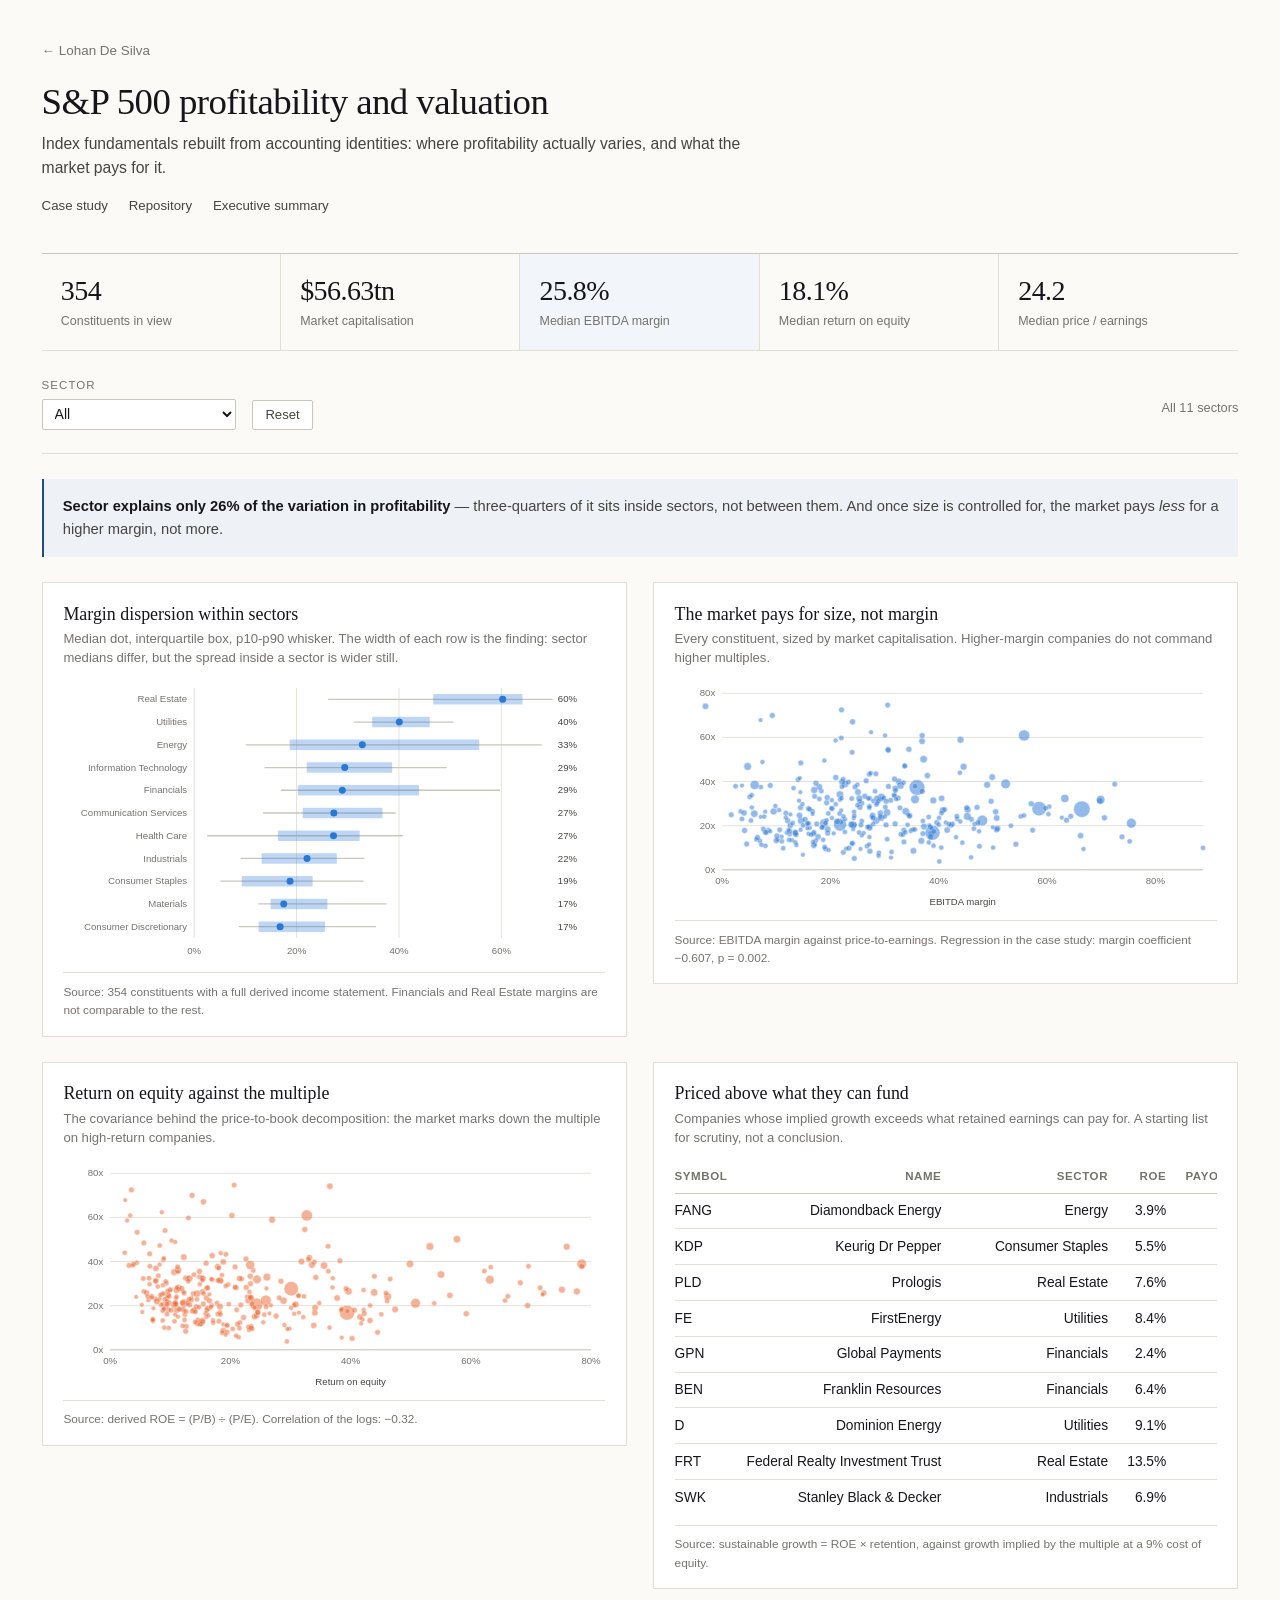
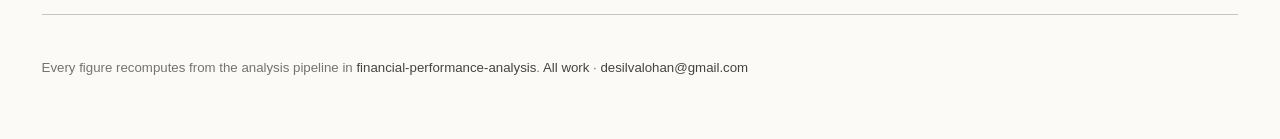
<file: dashboards/sp500.html>
<!DOCTYPE html>
<html lang="en">
<head>
<meta charset="utf-8">
<meta name="viewport" content="width=device-width, initial-scale=1">
<title>S&P 500 profitability and valuation dashboard — Lohan De Silva</title>
<meta name="description" content="Index fundamentals rebuilt from accounting identities: where profitability actually varies, and what the market pays for it.">
<style>
:root{
  --paper:#fbfaf7; --panel:#ffffff; --ink:#16161a; --ink-2:#45443f; --ink-3:#74736c;
  --rule:#e0ded5; --rule-strong:#c9c6ba; --accent:#1c4e80;
  --s1:#2a78d6; --s2:#eb6834; --s3:#1baf7a; --s4:#eda100; --s5:#e87ba4;
  --pos:#0ca30c; --neg:#d03b3b; --warn:#fab219;
  --serif:"Iowan Old Style","Palatino Linotype",Palatino,"Book Antiqua",Georgia,serif;
  --sans:-apple-system,BlinkMacSystemFont,"Segoe UI",Inter,Helvetica,Arial,sans-serif;
}
*,*::before,*::after{box-sizing:border-box}
body{margin:0;background:var(--paper);color:var(--ink);font-family:var(--sans);font-size:15px;line-height:1.55;-webkit-font-smoothing:antialiased}
.wrap{max-width:78rem;margin:0 auto;padding:0 1.6rem}
a{color:var(--accent);text-decoration:none;border-bottom:1px solid rgba(28,78,128,.28)}
a:hover{border-bottom-color:var(--accent)}

.dash-head{padding:2.4rem 0 1.4rem;border-bottom:1px solid var(--rule-strong)}
.backlink{display:inline-block;font-size:.84rem;color:var(--ink-3);border-bottom:none;margin-bottom:1.2rem}
.backlink:hover{color:var(--accent)}
.dash-head h1{font-family:var(--serif);font-weight:400;font-size:clamp(1.7rem,3.6vw,2.3rem);line-height:1.15;letter-spacing:-.015em;margin:0 0 .5rem;max-width:44rem}
.dash-head .sub{color:var(--ink-2);margin:0 0 1rem;max-width:46rem;font-size:.98rem}
.dash-head .meta{font-size:.83rem;color:var(--ink-3);display:flex;flex-wrap:wrap;gap:0 1.3rem}
.dash-head .meta a{border-bottom:none;color:var(--ink-2)}

/* KPI row */
.kpis{display:grid;grid-template-columns:repeat(auto-fit,minmax(9.5rem,1fr));gap:0;border-bottom:1px solid var(--rule);margin:0 0 1.6rem}
.kpi{padding:1.4rem 1.2rem 1.3rem;border-right:1px solid var(--rule)}
.kpi:last-child{border-right:none}
.kpi.hero{background:#f2f5f9}
.kpi .v{font-family:var(--serif);font-size:1.75rem;line-height:1.05;letter-spacing:-.02em;display:block}
.kpi .l{font-size:.78rem;color:var(--ink-3);display:block;margin-top:.45rem;line-height:1.35}
.kpi .d{font-size:.75rem;margin-top:.3rem;display:block}
.kpi .d.pos{color:var(--pos)} .kpi .d.neg{color:var(--neg)}

/* filters */
.filters{display:flex;flex-wrap:wrap;gap:.7rem 1rem;align-items:flex-end;padding:0 0 1.4rem;border-bottom:1px solid var(--rule);margin-bottom:1.6rem}
.filters .f{display:flex;flex-direction:column;gap:.25rem}
.filters label{font-size:.72rem;letter-spacing:.09em;text-transform:uppercase;color:var(--ink-3)}
.filters input[type=range]{width:11rem;accent-color:var(--accent)}
.filters select{font-family:var(--sans);font-size:.88rem;padding:.36rem .5rem;border:1px solid var(--rule-strong);background:var(--panel);color:var(--ink);border-radius:2px;min-width:9.5rem}
.filters button{font-family:var(--sans);font-size:.82rem;padding:.42rem .8rem;border:1px solid var(--rule-strong);background:var(--panel);color:var(--ink-2);border-radius:2px;cursor:pointer}
.filters button:hover{border-color:var(--accent);color:var(--accent)}
.filter-note{font-size:.8rem;color:var(--ink-3);margin-left:auto}

/* panels */
.grid{display:grid;grid-template-columns:repeat(2,minmax(0,1fr));gap:1.6rem;margin-bottom:1.6rem;align-items:start}
.grid>*{min-width:0}
.grid.one{grid-template-columns:1fr}
.panel{background:var(--panel);border:1px solid var(--rule);padding:1.2rem 1.3rem 1rem;min-width:0;overflow-wrap:break-word}
.panel h2{font-family:var(--serif);font-weight:400;font-size:1.12rem;line-height:1.3;margin:0 0 .2rem}
.panel .note{font-size:.82rem;color:var(--ink-3);margin:0 0 .9rem;line-height:1.45}
.panel .src{font-size:.74rem;color:var(--ink-3);margin:.7rem 0 0;padding-top:.6rem;border-top:1px solid var(--rule)}
.chart{width:100%}
.chart svg{display:block;width:100%;height:auto;overflow:visible}
.empty{font-size:.85rem;color:var(--ink-3);padding:2rem 0;text-align:center}

/* svg primitives */
.axis-line{stroke:var(--rule-strong);stroke-width:1}
.grid-line{stroke:var(--rule);stroke-width:1}
.zero-line{stroke:var(--ink-3);stroke-width:1}
.ref-line{stroke:var(--ink-3);stroke-width:1;stroke-dasharray:4 4}
.tick{font-size:11px;fill:var(--ink-3)}
.tick.mid{fill:var(--ink-2)}
.val-label{font-size:11px;fill:var(--ink-2)}
.ref-label{font-size:10.5px;fill:var(--ink-3)}
.mark{transition:opacity .12s}
.chart:hover .mark{opacity:.45}
.chart .mark:hover{opacity:1}

/* table */
table{border-collapse:collapse;width:100%;font-size:.86rem;font-variant-numeric:tabular-nums}
th,td{text-align:right;padding:.42rem .6rem;border-bottom:1px solid var(--rule);white-space:nowrap}
th:first-child,td:first-child{text-align:left;padding-left:0}
th:last-child,td:last-child{padding-right:0}
th{font-weight:600;font-size:.72rem;letter-spacing:.05em;text-transform:uppercase;color:var(--ink-3);border-bottom-color:var(--rule-strong)}
tbody tr:hover{background:#f6f5f1}
td.neg{color:var(--neg)} td.pos{color:var(--pos)}
.scroll{overflow-x:auto;max-height:22rem;overflow-y:auto}

/* tooltip */
#tip{position:fixed;pointer-events:none;background:#16161a;color:#fff;font-size:.78rem;line-height:1.4;padding:.45rem .6rem;border-radius:3px;opacity:0;transition:opacity .1s;z-index:50;max-width:16rem}
#tip b{font-weight:600}
#tip .k{color:#b9b8b2}

.takeaway{background:#eef2f7;border-left:2px solid var(--accent);padding:1rem 1.2rem;margin:0 0 1.6rem;font-size:.92rem;color:var(--ink-2)}
.takeaway b{color:var(--ink)}
footer{border-top:1px solid var(--rule-strong);padding:1.8rem 0 3rem;margin-top:1rem;font-size:.83rem;color:var(--ink-3)}
footer a{color:var(--ink-2);border-bottom:none}

@media(max-width:820px){
  .grid{grid-template-columns:1fr}
  .panel{padding:1rem 1rem .9rem}
  .dash-head h1{font-size:1.55rem}
  .kpis{grid-template-columns:1fr 1fr}
  .kpi{border-right:1px solid var(--rule)}
  .kpi:nth-child(2n){border-right:none}
  /* an odd last tile would leave a half-width rule under it */
  .kpi:last-child:nth-child(odd){grid-column:1/-1;border-right:none}
  .filters select{min-width:7.5rem}
  table{font-size:.8rem}
  .kpi{border-right:none;border-bottom:1px solid var(--rule)}
  .wrap{padding:0 1.1rem}
}

</style>
</head>
<body>
<div class="wrap">
  <header class="dash-head">
    <a class="backlink" href="../index.html">&larr; Lohan De Silva</a>
    <h1>S&P 500 profitability and valuation</h1>
    <p class="sub">Index fundamentals rebuilt from accounting identities: where profitability actually varies, and what the market pays for it.</p>
    <p class="meta">
      <a href="../projects/sp500-profitability.html">Case study</a>
      <a href="https://github.com/Lohandesilva/financial-performance-analysis">Repository</a>
      <a href="https://github.com/Lohandesilva/financial-performance-analysis/blob/main/reports/executive-summary.md">Executive summary</a>
    </p>
  </header>

  <div class="kpis" id="kpis"></div>

  <div class="filters">
    <div class="f"><label>Sector</label><select id="fS"><option value="-1">All</option><option value="0">Communication Services</option><option value="1">Consumer Discretionary</option><option value="2">Consumer Staples</option><option value="3">Energy</option><option value="4">Financials</option><option value="5">Health Care</option><option value="6">Industrials</option><option value="7">Information Technology</option><option value="8">Materials</option><option value="9">Real Estate</option><option value="10">Utilities</option></select></div>
    <div class="f"><label>&nbsp;</label><button id="reset">Reset</button></div>
    <p class="filter-note" id="fnote"></p>
  </div>

  <p class="takeaway"><b>Sector explains only 26% of the variation in profitability</b> —
  three-quarters of it sits inside sectors, not between them. And once size is controlled for, the
  market pays <i>less</i> for a higher margin, not more.</p>

  <div class="grid">
    <section class="panel">
      <h2>Margin dispersion within sectors</h2>
      <p class="note">Median dot, interquartile box, p10-p90 whisker. The width of each row is the finding: sector medians differ, but the spread inside a sector is wider still.</p>
      <div class="chart" id="c1"></div>
      <p class="src">Source: 354 constituents with a full derived income statement. Financials and Real Estate margins are not comparable to the rest.</p>
    </section>
    <section class="panel">
      <h2>The market pays for size, not margin</h2>
      <p class="note">Every constituent, sized by market capitalisation. Higher-margin companies do not command higher multiples.</p>
      <div class="chart" id="c2"></div>
      <p class="src">Source: EBITDA margin against price-to-earnings. Regression in the case study: margin coefficient −0.607, p = 0.002.</p>
    </section>
  </div>

  <div class="grid">
    <section class="panel">
      <h2>Return on equity against the multiple</h2>
      <p class="note">The covariance behind the price-to-book decomposition: the market marks down the multiple on high-return companies.</p>
      <div class="chart" id="c3"></div>
      <p class="src">Source: derived ROE = (P/B) ÷ (P/E). Correlation of the logs: −0.32.</p>
    </section>
    <section class="panel">
      <h2>Priced above what they can fund</h2>
      <p class="note">Companies whose implied growth exceeds what retained earnings can pay for. A starting list for scrutiny, not a conclusion.</p>
      <div id="tbl"></div>
      <p class="src">Source: sustainable growth = ROE × retention, against growth implied by the multiple at a 9% cost of equity.</p>
    </section>
  </div>

  <footer>
    <p>Every figure recomputes from the analysis pipeline in
      <a href="https://github.com/Lohandesilva/financial-performance-analysis">financial-performance-analysis</a>.
      <a href="../index.html">All work</a> ·
      <a href="mailto:desilvalohan@gmail.com">desilvalohan@gmail.com</a></p>
  </footer>
</div>
<script>
/* Minimal SVG chart kit. No dependencies. */
(function (g) {
  var NS = "http://www.w3.org/2000/svg";
  var tip = null;

  function el(tag, attrs, parent) {
    var n = document.createElementNS(NS, tag);
    for (var k in attrs) if (attrs[k] !== null && attrs[k] !== undefined) n.setAttribute(k, attrs[k]);
    if (parent) parent.appendChild(n);
    return n;
  }

  function ensureTip() {
    if (!tip) { tip = document.createElement("div"); tip.id = "tip"; document.body.appendChild(tip); }
    return tip;
  }
  function showTip(html, ev) {
    var t = ensureTip();
    t.innerHTML = html; t.style.opacity = 1;
    var w = t.offsetWidth, h = t.offsetHeight;
    var x = ev.clientX + 14, y = ev.clientY - h - 10;
    if (x + w > window.innerWidth - 8) x = ev.clientX - w - 14;
    if (y < 8) y = ev.clientY + 16;
    t.style.left = x + "px"; t.style.top = y + "px";
  }
  function hideTip() { if (tip) tip.style.opacity = 0; }

  function bind(node, html) {
    node.addEventListener("mousemove", function (e) { showTip(html, e); });
    node.addEventListener("mouseleave", hideTip);
  }

  // ---- formatters -----------------------------------------------------
  var fmt = {
    int: function (v) { return Math.round(v).toLocaleString("en-US"); },
    pct1: function (v) { return (v * 100).toFixed(1) + "%"; },
    pct0: function (v) { return Math.round(v * 100) + "%"; },
    pct2: function (v) { return (v * 100).toFixed(2) + "%"; },
    num1: function (v) { return v.toFixed(1); },
    num2: function (v) { return v.toFixed(2); },
    usd: function (v) { return (v < 0 ? "-$" : "$") + Math.abs(Math.round(v)).toLocaleString("en-US"); },
    usdk: function (v) {
      var a = Math.abs(v), s = v < 0 ? "-$" : "$";
      if (a >= 1e12) return s + (a / 1e12).toFixed(2) + "tn";
      if (a >= 1e9) return s + (a / 1e9).toFixed(2) + "bn";
      if (a >= 1e6) return s + (a / 1e6).toFixed(2) + "M";
      if (a >= 1e3) return s + Math.round(a / 1e3) + "k";
      return s + Math.round(a);
    },
    ntd: function (v) {
      var a = Math.abs(v), s = v < 0 ? "-NT$" : "NT$";
      if (a >= 1e9) return s + (a / 1e9).toFixed(2) + "bn";
      if (a >= 1e6) return s + (a / 1e6).toFixed(1) + "M";
      if (a >= 1e3) return s + Math.round(a / 1e3) + "k";
      return s + Math.round(a);
    },
    brl: function (v) {
      var a = Math.abs(v), s = v < 0 ? "-R$" : "R$";
      if (a >= 1e6) return s + (a / 1e6).toFixed(2) + "M";
      if (a >= 1e3) return s + Math.round(a / 1e3) + "k";
      return s + Math.round(a);
    }
  };

  function niceStep(range, n) {
    if (range <= 0) return 1;
    var raw = range / n, mag = Math.pow(10, Math.floor(Math.log10(raw))), r = raw / mag;
    var step = r <= 1 ? 1 : r <= 2 ? 2 : r <= 2.5 ? 2.5 : r <= 5 ? 5 : 10;
    return step * mag;
  }

  // Round the axis outward to a clean step so ticks read 0/10/20 rather than
  // 0/13/25. Returns the padded bounds alongside the ticks.
  function axis(lo, hi, n) {
    if (hi === lo) hi = lo + 1;
    var step = niceStep(hi - lo, n);
    var a = Math.floor(lo / step + 1e-9) * step;
    var b = Math.ceil(hi / step - 1e-9) * step;
    var out = [];
    for (var v = a; v <= b + step * 1e-6; v += step) out.push(Math.abs(v) < step * 1e-6 ? 0 : v);
    return { ticks: out, lo: a, hi: b };
  }

  function nice(max) { return axis(0, max, 4).hi; }

  // ---- vertical bars --------------------------------------------------
  function bars(node, o) {
    node.innerHTML = "";
    var d = o.data || [];
    if (!d.length) { node.innerHTML = '<p class="empty">No rows match these filters.</p>'; return; }
    var W = 620, H = o.height || 230, m = { t: 14, r: 12, b: 42, l: 52 };
    var iw = W - m.l - m.r, ih = H - m.t - m.b;
    var f = o.format || fmt.num1;
    var vals = d.map(function (x) { return x.value; });
    var lo = Math.min(0, Math.min.apply(null, vals));
    var hi = Math.max.apply(null, vals);
    var ax = axis(lo, hi <= 0 ? 0 : hi * 1.08, 4);
    var top = ax.hi, bot = ax.lo;
    var y = function (v) { return m.t + ih - ((v - bot) / (top - bot)) * ih; };
    var svg = el("svg", { viewBox: "0 0 " + W + " " + H, preserveAspectRatio: "xMidYMid meet" }, node);

    ax.ticks.forEach(function (t) {
      el("line", { class: "grid-line", x1: m.l, x2: W - m.r, y1: y(t), y2: y(t) }, svg);
      var tx = el("text", { class: "tick", x: m.l - 8, y: y(t) + 3.5, "text-anchor": "end" }, svg);
      tx.textContent = f(t);
    });
    if (bot < 0) el("line", { class: "zero-line", x1: m.l, x2: W - m.r, y1: y(0), y2: y(0) }, svg);

    var bw = iw / d.length, pad = Math.min(14, bw * 0.28);
    d.forEach(function (row, i) {
      var x0 = m.l + i * bw + pad / 2, w = bw - pad;
      var v = row.value, yy = v >= 0 ? y(v) : y(0), h = Math.abs(y(v) - y(0));
      var r = el("rect", {
        class: "mark", x: x0, y: yy, width: w, height: Math.max(1, h),
        fill: row.color || o.color || "var(--s1)", rx: 1
      }, svg);
      bind(r, "<b>" + row.label + "</b><br>" + (o.tipLabel || "") + f(v) + (row.tip ? "<br>" + row.tip : ""));
      var lb = el("text", { class: "tick", x: x0 + w / 2, y: H - m.b + 15, "text-anchor": "middle" }, svg);
      lb.textContent = row.label;
      if (o.labels !== false && d.length <= 14) {
        var vl = el("text", { class: "val-label", x: x0 + w / 2, y: (v >= 0 ? yy - 5 : yy + h + 12), "text-anchor": "middle" }, svg);
        vl.textContent = f(v);
      }
    });

    if (o.reference !== undefined && o.reference !== null) {
      el("line", { class: "ref-line", x1: m.l, x2: W - m.r, y1: y(o.reference), y2: y(o.reference) }, svg);
      var rl = el("text", { class: "ref-label", x: W - m.r, y: y(o.reference) - 5, "text-anchor": "end" }, svg);
      rl.textContent = o.referenceLabel || "";
    }
    el("line", { class: "axis-line", x1: m.l, x2: W - m.r, y1: y(Math.max(bot, 0)), y2: y(Math.max(bot, 0)) }, svg);
  }

  // ---- horizontal bars -------------------------------------------------
  function hbars(node, o) {
    node.innerHTML = "";
    var d = o.data || [];
    if (!d.length) { node.innerHTML = '<p class="empty">No rows match these filters.</p>'; return; }
    var rowH = o.rowHeight || 24;
    var W = 620, m = { t: 8, r: 90, b: 26, l: o.labelWidth || 150 };
    var ih = d.length * rowH, H = ih + m.t + m.b;
    var f = o.format || fmt.num1;
    var vals = d.map(function (x) { return x.value; });
    var hi = Math.max.apply(null, vals), lo = Math.min(0, Math.min.apply(null, vals));
    var ax = axis(lo, hi <= 0 ? 0 : hi * 1.04, 4);
    var top = ax.hi, bot = ax.lo;
    var iw = W - m.l - m.r;
    var x = function (v) { return m.l + ((v - bot) / (top - bot)) * iw; };
    var svg = el("svg", { viewBox: "0 0 " + W + " " + H, preserveAspectRatio: "xMidYMid meet" }, node);

    ax.ticks.forEach(function (t) {
      el("line", { class: "grid-line", x1: x(t), x2: x(t), y1: m.t, y2: m.t + ih }, svg);
      var tx = el("text", { class: "tick", x: x(t), y: H - 8, "text-anchor": "middle" }, svg);
      tx.textContent = f(t);
    });

    d.forEach(function (row, i) {
      var yy = m.t + i * rowH + 3, h = rowH - 8;
      var x0 = row.value >= 0 ? x(0) : x(row.value), w = Math.abs(x(row.value) - x(0));
      var r = el("rect", { class: "mark", x: x0, y: yy, width: Math.max(1, w), height: h, rx: 1, fill: row.color || o.color || "var(--s1)" }, svg);
      bind(r, "<b>" + row.label + "</b><br>" + (o.tipLabel || "") + f(row.value) + (row.tip ? "<br>" + row.tip : ""));
      var lb = el("text", { class: "tick", x: m.l - 8, y: yy + h / 2 + 3.5, "text-anchor": "end" }, svg);
      lb.textContent = row.label.length > 26 ? row.label.slice(0, 25) + "…" : row.label;
      var vl = el("text", { class: "val-label", x: (row.value >= 0 ? x0 + w + 6 : x0 - 6), y: yy + h / 2 + 3.5, "text-anchor": row.value >= 0 ? "start" : "end" }, svg);
      vl.textContent = row.right !== undefined ? row.right : f(row.value);
    });
    if (bot < 0) el("line", { class: "zero-line", x1: x(0), x2: x(0), y1: m.t, y2: m.t + ih }, svg);
  }

  // ---- line / area -----------------------------------------------------
  function line(node, o) {
    node.innerHTML = "";
    var series = o.series || [];
    if (!series.length || !series[0].points.length) { node.innerHTML = '<p class="empty">No rows match these filters.</p>'; return; }
    var W = 620, H = o.height || 230, m = { t: 14, r: o.rightPad || 16, b: 40, l: 52 };
    var iw = W - m.l - m.r, ih = H - m.t - m.b;
    var fy = o.formatY || fmt.num1, fx = o.formatX || fmt.int;
    var allX = [], allY = [];
    series.forEach(function (s) { s.points.forEach(function (p) { allX.push(p[0]); allY.push(p[1]); }); });
    var x0 = o.xMin !== undefined ? o.xMin : Math.min.apply(null, allX);
    var x1 = o.xMax !== undefined ? o.xMax : Math.max.apply(null, allX);
    var yA = axis(o.yMin !== undefined ? o.yMin : Math.min(0, Math.min.apply(null, allY)),
                  o.yMax !== undefined ? o.yMax : Math.max.apply(null, allY) * 1.06, 4);
    var y0 = o.yMin !== undefined ? o.yMin : yA.lo;
    var y1 = o.yMax !== undefined ? o.yMax : yA.hi;
    var X = function (v) { return m.l + ((v - x0) / (x1 - x0 || 1)) * iw; };
    var Y = function (v) { return m.t + ih - ((v - y0) / (y1 - y0 || 1)) * ih; };
    var svg = el("svg", { viewBox: "0 0 " + W + " " + H, preserveAspectRatio: "xMidYMid meet" }, node);

    axis(y0, y1, 4).ticks.filter(function(t){return t>=y0-1e-9&&t<=y1+1e-9;}).forEach(function (t) {
      el("line", { class: "grid-line", x1: m.l, x2: W - m.r, y1: Y(t), y2: Y(t) }, svg);
      var tx = el("text", { class: "tick", x: m.l - 8, y: Y(t) + 3.5, "text-anchor": "end" }, svg);
      tx.textContent = fy(t);
    });
    axis(x0, x1, o.xTicks || 5).ticks.filter(function(t){return t>=x0-1e-9&&t<=x1+1e-9;}).forEach(function (t) {
      var tx = el("text", { class: "tick", x: X(t), y: H - m.b + 16, "text-anchor": "middle" }, svg);
      tx.textContent = fx(t);
    });

    series.forEach(function (s, si) {
      var col = s.color || ["var(--s1)", "var(--s2)", "var(--s3)", "var(--s4)"][si % 4];
      if (s.band) {
        var up = s.band.map(function (p) { return X(p[0]) + "," + Y(p[2]); });
        var dn = s.band.slice().reverse().map(function (p) { return X(p[0]) + "," + Y(p[1]); });
        el("polygon", { points: up.concat(dn).join(" "), fill: col, opacity: .12 }, svg);
      }
      var pts = s.points.map(function (p) { return X(p[0]) + "," + Y(p[1]); }).join(" ");
      el("polyline", { points: pts, fill: "none", stroke: col, "stroke-width": 2, "stroke-linejoin": "round" }, svg);
      if (s.label) {
        var last = s.points[s.points.length - 1];
        var lb = el("text", { class: "val-label", x: X(last[0]) + 5, y: Y(last[1]) + 3.5, fill: col }, svg);
        lb.textContent = s.label;
      }
      s.points.forEach(function (p) {
        var c = el("circle", { class: "mark", cx: X(p[0]), cy: Y(p[1]), r: 8, fill: "transparent" }, svg);
        bind(c, "<b>" + (s.name ? s.name + "<br>" : "") + fx(p[0]) + "</b><br>" + fy(p[1]) + (p[2] ? "<br><span class='k'>" + p[2] + "</span>" : ""));
      });
    });

    if (o.reference !== undefined && o.reference !== null) {
      el("line", { class: "ref-line", x1: m.l, x2: W - m.r, y1: Y(o.reference), y2: Y(o.reference) }, svg);
      var rl = el("text", { class: "ref-label", x: m.l + 4, y: Y(o.reference) - 5 }, svg);
      rl.textContent = o.referenceLabel || "";
    }
    el("line", { class: "axis-line", x1: m.l, x2: W - m.r, y1: Y(Math.max(y0, 0)), y2: Y(Math.max(y0, 0)) }, svg);
    if (o.xLabel) { var xl = el("text", { class: "tick mid", x: m.l + iw / 2, y: H - 4, "text-anchor": "middle" }, svg); xl.textContent = o.xLabel; }
  }

  // ---- scatter ---------------------------------------------------------
  function scatter(node, o) {
    node.innerHTML = "";
    var d = o.data || [];
    if (!d.length) { node.innerHTML = '<p class="empty">No rows match these filters.</p>'; return; }
    var W = 620, H = o.height || 260, m = { t: 14, r: 16, b: 44, l: 54 };
    var iw = W - m.l - m.r, ih = H - m.t - m.b;
    var fx = o.formatX || fmt.num1, fy = o.formatY || fmt.num1;
    var xs = d.map(function (p) { return p.x; }), ys = d.map(function (p) { return p.y; });
    var x0 = o.xMin !== undefined ? o.xMin : Math.min.apply(null, xs);
    var x1 = o.xMax !== undefined ? o.xMax : Math.max.apply(null, xs);
    var y0 = o.yMin !== undefined ? o.yMin : Math.min.apply(null, ys);
    var y1 = o.yMax !== undefined ? o.yMax : Math.max.apply(null, ys);
    var X = function (v) { return m.l + ((v - x0) / (x1 - x0 || 1)) * iw; };
    var Y = function (v) { return m.t + ih - ((v - y0) / (y1 - y0 || 1)) * ih; };
    var svg = el("svg", { viewBox: "0 0 " + W + " " + H, preserveAspectRatio: "xMidYMid meet" }, node);

    axis(y0, y1, 4).ticks.filter(function(t){return t>=y0&&t<=y1;}).forEach(function (t) {
      el("line", { class: "grid-line", x1: m.l, x2: W - m.r, y1: Y(t), y2: Y(t) }, svg);
      var tx = el("text", { class: "tick", x: m.l - 8, y: Y(t) + 3.5, "text-anchor": "end" }, svg);
      tx.textContent = fy(t);
    });
    axis(x0, x1, 5).ticks.filter(function(t){return t>=x0&&t<=x1;}).forEach(function (t) {
      var tx = el("text", { class: "tick", x: X(t), y: H - m.b + 16, "text-anchor": "middle" }, svg);
      tx.textContent = fx(t);
    });

    var rMax = o.sizeMax || 0;
    d.forEach(function (p) {
      var r = rMax && p.size ? 2.5 + 7 * Math.sqrt(p.size / rMax) : (o.radius || 3.4);
      var c = el("circle", {
        class: "mark", cx: X(p.x), cy: Y(p.y), r: r,
        fill: p.color || o.color || "var(--s1)", opacity: o.opacity || .62,
        stroke: "#fff", "stroke-width": .6
      }, svg);
      bind(c, "<b>" + (p.label || "") + "</b><br><span class='k'>" + (o.xName || "x") + "</span> " + fx(p.x) +
        "<br><span class='k'>" + (o.yName || "y") + "</span> " + fy(p.y) + (p.tip ? "<br>" + p.tip : ""));
    });

    if (o.zeroLine && y0 < 0 && y1 > 0) {
      el("line", { class: "zero-line", x1: m.l, x2: W - m.r, y1: Y(0), y2: Y(0) }, svg);
    }
    if (o.fit) {
      el("line", { x1: X(o.fit[0][0]), y1: Y(o.fit[0][1]), x2: X(o.fit[1][0]), y2: Y(o.fit[1][1]), stroke: "var(--ink-3)", "stroke-width": 1.4, "stroke-dasharray": "5 4" }, svg);
    }
    el("line", { class: "axis-line", x1: m.l, x2: W - m.r, y1: m.t + ih, y2: m.t + ih }, svg);
    if (o.xLabel) { var xl = el("text", { class: "tick mid", x: m.l + iw / 2, y: H - 4, "text-anchor": "middle" }, svg); xl.textContent = o.xLabel; }
  }

  // ---- range plot (p10 / q1 / median / q3 / p90) ------------------------
  function ranges(node, o) {
    node.innerHTML = "";
    var d = o.data || [];
    var rowH = 26, W = 620, m = { t: 8, r: 60, b: 26, l: o.labelWidth || 150 };
    var ih = d.length * rowH, H = ih + m.t + m.b, iw = W - m.l - m.r;
    var f = o.format || fmt.pct0;
    var lo = 0, hi = 0;
    d.forEach(function (r) { lo = Math.min(lo, r.p10); hi = Math.max(hi, r.p90); });
    var X = function (v) { return m.l + ((v - lo) / (hi - lo || 1)) * iw; };
    var svg = el("svg", { viewBox: "0 0 " + W + " " + H, preserveAspectRatio: "xMidYMid meet" }, node);

    axis(lo, hi, 4).ticks.filter(function(t){return t>=lo&&t<=hi;}).forEach(function (t) {
      el("line", { class: "grid-line", x1: X(t), x2: X(t), y1: m.t, y2: m.t + ih }, svg);
      var tx = el("text", { class: "tick", x: X(t), y: H - 8, "text-anchor": "middle" }, svg);
      tx.textContent = f(t);
    });

    d.forEach(function (r, i) {
      var cy = m.t + i * rowH + rowH / 2;
      el("line", { x1: X(r.p10), x2: X(r.p90), y1: cy, y2: cy, stroke: "var(--rule-strong)", "stroke-width": 1.5 }, svg);
      var box = el("rect", { class: "mark", x: X(r.q1), y: cy - 6, width: Math.max(2, X(r.q3) - X(r.q1)), height: 12, fill: "var(--s1)", opacity: .3, rx: 1 }, svg);
      var dot = el("circle", { class: "mark", cx: X(r.median), cy: cy, r: 4, fill: "var(--s1)" }, svg);
      var html = "<b>" + r.label + "</b><br><span class='k'>median</span> " + f(r.median) +
        "<br><span class='k'>IQR</span> " + f(r.q1) + " to " + f(r.q3) +
        "<br><span class='k'>p10-p90</span> " + f(r.p10) + " to " + f(r.p90) +
        (r.n ? "<br><span class='k'>n</span> " + r.n : "");
      bind(box, html); bind(dot, html);
      var lb = el("text", { class: "tick", x: m.l - 8, y: cy + 3.5, "text-anchor": "end" }, svg);
      lb.textContent = r.label.length > 24 ? r.label.slice(0, 23) + "…" : r.label;
      var vl = el("text", { class: "val-label", x: W - m.r + 6, y: cy + 3.5 }, svg);
      vl.textContent = f(r.median);
    });
  }

  // ---- heatmap ---------------------------------------------------------
  function heatmap(node, o) {
    node.innerHTML = "";
    var rows = o.rows, cols = o.cols, vals = o.values;
    var cell = 42, W = 620, m = { t: 30, r: 10, b: 34, l: 108 };
    var gw = Math.min(cell, (W - m.l - m.r) / cols.length);
    var H = rows.length * cell + m.t + m.b;
    var f = o.format || fmt.pct0;
    var max = 0; vals.forEach(function (r) { r.forEach(function (v) { if (v > max) max = v; }); });
    var svg = el("svg", { viewBox: "0 0 " + W + " " + H, preserveAspectRatio: "xMidYMid meet" }, node);

    cols.forEach(function (c, j) {
      var tx = el("text", { class: "tick", x: m.l + j * gw + gw / 2, y: m.t - 9, "text-anchor": "middle" }, svg);
      tx.textContent = c;
    });
    rows.forEach(function (r, i) {
      var tx = el("text", { class: "tick", x: m.l - 8, y: m.t + i * cell + cell / 2 + 3.5, "text-anchor": "end" }, svg);
      tx.textContent = r;
      cols.forEach(function (c, j) {
        var v = vals[i][j], t = max ? v / max : 0;
        var rect = el("rect", {
          class: "mark", x: m.l + j * gw + 1, y: m.t + i * cell + 1,
          width: gw - 2, height: cell - 2, rx: 1,
          fill: "var(--s1)", opacity: 0.06 + 0.9 * Math.pow(t, 0.6)
        }, svg);
        bind(rect, "<b>" + r + " → " + c + "</b><br>" + f(v));
        if (v > 0.005) {
          var lab = el("text", {
            x: m.l + j * gw + gw / 2, y: m.t + i * cell + cell / 2 + 3.5,
            "text-anchor": "middle", "font-size": 11,
            fill: t > 0.55 ? "#fff" : "var(--ink-2)"
          }, svg);
          lab.textContent = f(v);
        }
      });
    });
    var xl = el("text", { class: "tick mid", x: m.l + (cols.length * gw) / 2, y: H - 8, "text-anchor": "middle" }, svg);
    xl.textContent = o.xLabel || "";
  }


  // ---- dumbbell: two values per row, connected ------------------------
  function dumbbell(node, o) {
    node.innerHTML = "";
    var d = o.data || [];
    if (!d.length) { node.innerHTML = '<p class="empty">No rows.</p>'; return; }
    var rowH = o.rowHeight || 30, W = 620, m = { t: 26, r: 70, b: 30, l: o.labelWidth || 118 };
    var ih = d.length * rowH, H = ih + m.t + m.b, iw = W - m.l - m.r;
    var f = o.format || fmt.pct1;
    var lo = 0, hi = 0;
    d.forEach(function (r) { [r.a, r.b].forEach(function (v) { if (v !== null) hi = Math.max(hi, v); }); });
    var ax = axis(lo, hi * 1.06, 4), X = function (v) { return m.l + ((v - ax.lo) / (ax.hi - ax.lo)) * iw; };
    var svg = el("svg", { viewBox: "0 0 " + W + " " + H, preserveAspectRatio: "xMidYMid meet" }, node);
    ax.ticks.forEach(function (t) {
      el("line", { class: "grid-line", x1: X(t), x2: X(t), y1: m.t, y2: m.t + ih }, svg);
      var tx = el("text", { class: "tick", x: X(t), y: H - 10, "text-anchor": "middle" }, svg);
      tx.textContent = f(t);
    });
    // legend
    var lg = [[o.aName || "A", o.aColor || "var(--s3)"], [o.bName || "B", o.bColor || "var(--s2)"]];
    lg.forEach(function (p, i) {
      el("circle", { cx: m.l + i * 132 + 4, cy: 10, r: 4.5, fill: p[1] }, svg);
      var t = el("text", { class: "tick mid", x: m.l + i * 132 + 14, y: 13.5 }, svg);
      t.textContent = p[0];
    });
    d.forEach(function (r, i) {
      var cy = m.t + i * rowH + rowH / 2;
      if (r.a !== null && r.b !== null) {
        el("line", { x1: X(r.a), x2: X(r.b), y1: cy, y2: cy, stroke: "var(--rule-strong)", "stroke-width": 1.6 }, svg);
      }
      var lb = el("text", { class: "tick", x: m.l - 8, y: cy + 3.5, "text-anchor": "end" }, svg);
      lb.textContent = r.label;
      [["a", o.aColor || "var(--s3)", o.aName], ["b", o.bColor || "var(--s2)", o.bName]].forEach(function (p) {
        if (r[p[0]] === null) return;
        var c = el("circle", { class: "mark", cx: X(r[p[0]]), cy: cy, r: 5.5, fill: p[1], stroke: "#fff", "stroke-width": 1 }, svg);
        bind(c, "<b>" + r.label + "</b><br><span class='k'>" + p[2] + "</span> " + f(r[p[0]]) +
          (r.tip ? "<br>" + r.tip : ""));
      });
      if (r.right) {
        var vl = el("text", { class: "val-label", x: W - m.r + 8, y: cy + 3.5 }, svg);
        vl.textContent = r.right;
      }
      if (r.note) {
        var nt = el("text", { class: "ref-label", x: m.l + 4, y: cy + 3.5 }, svg);
        nt.textContent = r.note;
      }
    });
  }

  // ---- table -----------------------------------------------------------
  function table(node, o) {
    var rows = o.rows || [];
    if (!rows.length) { node.innerHTML = '<p class="empty">No rows match these filters.</p>'; return; }
    var h = "<div class='scroll'><table><thead><tr>";
    o.columns.forEach(function (c) { h += "<th>" + c.label + "</th>"; });
    h += "</tr></thead><tbody>";
    rows.forEach(function (r) {
      h += "<tr>";
      o.columns.forEach(function (c) {
        var v = r[c.key];
        var cls = c.signed ? (v < 0 ? " class='neg'" : v > 0 ? " class='pos'" : "") : "";
        h += "<td" + cls + ">" + (c.format ? c.format(v, r) : v) + "</td>";
      });
      h += "</tr>";
    });
    node.innerHTML = h + "</tbody></table></div>";
  }

  function kpis(node, items) {
    node.innerHTML = items.map(function (k) {
      return "<div class='kpi" + (k.hero ? " hero" : "") + "'><span class='v'>" + k.value + "</span>" +
        "<span class='l'>" + k.label + "</span>" +
        (k.delta ? "<span class='d " + (k.deltaClass || "") + "'>" + k.delta + "</span>" : "") + "</div>";
    }).join("");
  }

  g.Kit = { bars: bars, hbars: hbars, line: line, scatter: scatter, ranges: ranges, heatmap: heatmap, dumbbell: dumbbell, table: table, kpis: kpis, fmt: fmt };
})(window);

</script>
<script>

var D = {"sectors":["Communication Services","Consumer Discretionary","Consumer Staples","Energy","Financials","Health Care","Industrials","Information Technology","Materials","Real Estate","Utilities"],"rows":[["MMM","3M",6,87028162560.0,0.25766,0.11449,0.97659,30.18783],["AOS","A. O. Smith",6,8053941760.0,0.20597,0.12823,0.26491,16.50696],["ABT","Abbott Laboratories",5,191155453952.0,0.25075,0.11663,0.10631,35.18153],["ACN","Accenture",7,114849284096.0,0.17707,0.10464,0.23983,15.0144],["ADBE","Adobe Inc.",7,111216525312.0,0.3861,0.26975,0.59237,16.36199],["AMD","Advanced Micro Devices",7,746139025408.0,0.2315,0.15374,0.09444,117.49614],["AES","AES Corporation",10,10558892032.0,0.31178,0.14592,0.38528,5.54307],["AFL","Aflac",4,58777485312.0,0.33566,0.25721,0.1536,12.64725],["A","Agilent Technologies",5,42686803968.0,0.28473,0.19583,0.19607,29.56836],["ABNB","Airbnb",1,109733453824.0,0.20982,0.19931,0.33134,41.84018],["AKAM","Akamai Technologies",7,15103177728.0,0.24981,0.09043,0.08225,38.63603],["ALGN","Align Technology",5,11305992192.0,0.21985,0.1016,0.09965,26.88344],["ALLE","Allegion",6,13186654208.0,0.24468,0.1511,0.30594,20.3504],["LNT","Alliant Energy",10,17563944960.0,0.41296,0.18499,0.10882,21.43671],["ALL","Allstate",4,65576181760.0,0.24404,0.18109,0.40251,5.16305],["GOOGL","Alphabet Inc. (Class A)",0,4122955743232.0,0.38838,0.55024,0.39414,16.80558],["AMZN","Amazon",1,2750293999616.0,0.21776,0.17299,0.24318,20.49678],["AMTM","Amentum",6,4865677824.0,0.0712,0.01436,0.04319,23.9759],["AEE","Ameren",10,29314932736.0,0.46487,0.18695,0.11487,18.64261],["AEP","American Electric Power",10,67271184384.0,0.39617,0.13783,0.09791,21.41594],["AIG","American International Group",4,39807856640.0,0.30465,0.10716,0.07081,13.89234],["AMT","American Tower",9,80573816832.0,0.64382,0.30407,0.8944,24.21849],["AWK","American Water Works",10,27720708096.0,0.55129,0.21701,0.0983,24.17504],["AME","Ametek",6,53461430272.0,0.31799,0.1997,0.13946,34.04234],["AMGN","Amgen",5,239413477376.0,0.45329,0.23061,0.75162,27.25169],["APH","Amphenol",7,197375983616.0,0.3262,0.17,0.31827,40.02],["ADI","Analog Devices",7,172364775424.0,0.49869,0.29566,0.12233,41.99646],["AON","Aon",4,70188064768.0,0.33567,0.22206,0.40641,17.98261],["APA","APA Corporation",3,15658960896.0,0.66729,0.19373,0.23674,9.42932],["AAPL","Apple Inc.",7,4742524698624.0,0.35979,0.2723,1.18342,37.30884],["AMAT","Applied Materials",7,347960737792.0,0.32931,0.2957,0.35583,38.16014],["APTV","Aptiv",1,9349728256.0,0.15757,0.02236,0.05261,20.37557],["ACGL","Arch Capital Group",4,33512112128.0,0.28936,0.22587,0.18633,7.71485],["ADM","Archer Daniels Midland",2,41149706240.0,0.03648,0.02172,0.07565,23.07567],["ANET","Arista Networks",7,234713923584.0,0.44016,0.3781,0.26933,58.89241],["AJG","Arthur J. Gallagher & Co.",4,67791937536.0,0.2838,0.10315,0.0657,43.49671],["AIZ","Assurant",4,14011403264.0,0.12909,0.07745,0.17112,13.44392],["T","AT&T",0,177819418624.0,0.35319,0.16264,0.18809,8.59272],["ATO","Atmos Energy",10,28336001024.0,0.53323,0.28808,0.09292,19.9857],["ADSK","Autodesk",7,50521567232.0,0.29345,0.20229,0.46581,32.05968],["ADP","Automatic Data Processing",6,111694397440.0,0.29212,0.19802,0.72159,25.70018],["AVB","AvalonBay Communities",9,26283393024.0,0.6025,0.3376,0.08591,25.24828],["AVY","Avery Dennison",8,13218967552.0,0.16182,0.07548,0.30096,18.93811],["AXON","Axon Enterprise",6,41185746944.0,0.05129,0.0588,0.05151,217.588],["BKR","Baker Hughes",3,64156520448.0,0.17454,0.11135,0.15502,20.78135],["BALL","Ball Corporation",8,16755722240.0,0.14491,0.06449,0.16072,18.13754],["BDX","Becton Dickinson",5,51077976064.0,0.27224,0.07002,0.06448,32.44291],["BBY","Best Buy",1,18336739328.0,0.06284,0.03156,0.41954,13.76582],["TECH","Bio-Techne",5,11337959424.0,0.27498,0.14971,0.08589,62.32759],["BIIB","Biogen",5,32900382720.0,0.33499,0.0831,0.0442,39.4805],["BLK","BlackRock",4,179874136064.0,0.40719,0.24378,0.1102,27.02832],["BA","Boeing",6,165084594176.0,-0.03085,0.02371,0.36547,74.06738],["BWA","BorgWarner",1,13274973184.0,0.14194,0.02953,0.07537,31.33654],["BSX","Boston Scientific",5,70099230720.0,0.272,0.17049,0.14334,19.58299],["BMY","Bristol Myers Squibb",5,138210082816.0,0.38487,0.18855,0.41556,14.90308],["AVGO","Broadcom",7,1747173769216.0,0.55766,0.38015,0.32718,60.90215],["BR","Broadridge Financial Solutions",6,20302721024.0,0.24195,0.1464,0.38528,18.54792],["BRO","Brown & Brown",4,24105330688.0,0.43404,0.15719,0.08209,23.01597],["BLDR","Builders FirstSource",6,6788260352.0,0.07077,0.00693,0.02498,67.83871],["BG","Bunge Global",2,23603755008.0,0.03405,0.00971,0.05588,26.47845],["CHRW","C.H. Robinson",6,16966802432.0,0.05487,0.03534,0.36984,28.24903],["CDNS","Cadence Design Systems",7,84454768640.0,0.36931,0.23776,0.20239,60.84722],["CPB","Campbell Soup Company",2,7091344384.0,0.17174,0.06158,0.15166,11.6],["KMX","CarMax",1,8717598720.0,0.03658,0.0081,0.03734,38.15528],["CCL","Carnival",1,32515471360.0,0.26736,0.11133,0.23487,10.69369],["CARR","Carrier Global",6,47464636416.0,0.1399,0.05257,0.08848,40.83688],["CAT","Caterpillar Inc.",6,364191219712.0,0.21747,0.14283,0.55033,34.12059],["CBOE","Cboe Global Markets",4,30715250688.0,0.38146,0.25296,0.22785,23.99021],["CBRE","CBRE Group",9,41137065984.0,0.05065,0.02849,0.14841,33.03721],["CDW","CDW",7,18586339328.0,0.08557,0.04373,0.42175,18.08637],["COR","Cencora",5,64186621952.0,0.01667,0.00772,0.84251,24.97104],["CNP","CenterPoint Energy",10,26026035200.0,0.40062,0.11504,0.09442,23.51786],["CF","CF Industries",8,21076860928.0,0.50045,0.27064,0.36501,10.06286],["CHTR","Charter Communications",0,21425577984.0,0.40104,0.10354,0.29404,3.80402],["CVX","Chevron Corporation",3,415428345856.0,0.24196,0.09724,0.10723,20.4027],["CMG","Chipotle Mexican Grill",1,48743903232.0,0.18312,0.11,0.62248,35.66666],["CB","Chubb Limited",4,130948194304.0,0.24045,0.17621,0.14464,12.00637],["CHD","Church & Dwight",2,23559092224.0,0.2175,0.11881,0.17017,31.83333],["CI","Cigna",5,74737778688.0,0.04518,0.0226,0.14942,11.7118],["CINF","Cincinnati Financial",4,26350647296.0,0.31281,0.23307,0.19498,8.10241],["CTAS","Cintas",6,79269584896.0,0.26587,0.17442,0.38225,40.3442],["CSCO","Cisco",7,431409725440.0,0.29413,0.20664,0.26072,32.96838],["CME","CME Group",4,99880329216.0,0.70608,0.62793,0.15986,23.53983],["CMS","CMS Energy",10,21342060544.0,0.34245,0.11849,0.10935,20.43844],["KO","Coca-Cola Company (The)",2,379656929280.0,0.33909,0.28581,0.39638,26.4985],["CTSH","Cognizant",7,28558163968.0,0.18649,0.09699,0.14564,13.60515],["CMCSA","Comcast",0,95138947072.0,0.27279,0.09035,0.12564,8.43082],["COP","ConocoPhillips",3,164823498752.0,0.41546,0.14183,0.1399,18.02891],["ED","Consolidated Edison",10,39819448320.0,0.34835,0.12733,0.08761,17.6798],["STZ","Constellation Brands",2,22093543424.0,0.38157,0.19614,0.21601,12.4375],["CEG","Constellation Energy",10,102763315200.0,0.2543,0.11591,0.11367,28.35191],["COO","Cooper Companies (The)",5,13599485952.0,0.2095,0.05485,0.02815,58.59664],["CPRT","Copart",6,29774096384.0,0.42279,0.31932,0.16883,20.1],["GLW","Corning Inc.",7,124151906304.0,0.2408,0.10917,0.15509,67.03721],["CPAY","Corpay",4,27340656640.0,0.55737,0.22115,0.31346,24.62448],["CTVA","Corteva",8,60027629568.0,0.24001,0.0633,0.04481,53.23669],["CSGP","CoStar Group",9,12666477568.0,0.1108,0.02051,0.00919,173.66666],["COST","Costco",2,411761213440.0,0.04697,0.02995,0.53195,46.82199],["CRWD","CrowdStrike",7,208288825344.0,0.0198,0.00759,0.00879,5085.5],["CSX","CSX Corporation",6,90122903552.0,0.47071,0.21956,0.22626,28.28488],["CMI","Cummins",6,75839365120.0,0.14464,0.07758,0.2096,28.16462],["CVS","CVS Health",5,124354289664.0,0.04042,0.01168,0.06045,25.79045],["DHI","D. R. Horton",1,39790301184.0,0.12376,0.08798,0.12363,13.56149],["DHR","Danaher Corporation",5,147563806720.0,0.31975,0.15932,0.07606,36.89104],["DRI","Darden Restaurants",1,24982593536.0,0.1601,0.08964,0.53899,21.09588],["DECK","Deckers Brands",1,11406593024.0,0.24008,0.17321,0.41761,11.91465],["DE","Deere & Company",6,188298297344.0,0.17944,0.10453,0.17898,37.58719],["DAL","Delta Air Lines",6,51386662912.0,0.10993,0.05807,0.18079,12.95854],["DVN","Devon Energy",3,53932998656.0,0.47516,0.26942,0.1267,10.6587],["DXCM","Dexcom",5,33845487616.0,0.28238,0.19137,0.3628,35.59127],["FANG","Diamondback Energy",3,56961622016.0,0.72501,0.09031,0.03879,38.82061],["DG","Dollar General",2,28876531712.0,0.08208,0.03888,0.18265,17.0208],["DLTR","Dollar Tree",2,24750313472.0,0.12476,0.07648,0.45109,16.12592],["D","Dominion Energy",10,58092691456.0,0.46035,0.14029,0.09105,22.85467],["DOV","Dover Corporation",6,25441093632.0,0.22671,0.13211,0.1444,22.86925],["DTE","DTE Energy",10,28310382592.0,0.21968,0.08,0.10842,21.49289],["DUK","Duke Energy",10,94000898048.0,0.50657,0.15807,0.09645,18.12932],["EMN","Eastman Chemical Company",8,8249809408.0,0.15713,0.04952,0.07202,18.79167],["ETN","Eaton Corporation",6,151806148608.0,0.22111,0.1269,0.18812,39.84199],["EBAY","eBay",1,47481499648.0,0.25783,0.17899,0.46075,22.0911],["ECL","Ecolab",8,78463975424.0,0.24555,0.124,0.20769,37.57047],["EIX","Edison International",10,21237882880.0,0.45976,0.19198,0.21372,5.69556],["EW","Edwards Lifesciences",5,52348649472.0,0.30662,0.1487,0.09123,54.05952],["EA","Electronic Arts",0,52925640704.0,0.21998,0.11291,0.1301,59.74359],["ELV","Elevance Health",5,88014233600.0,0.04139,0.02455,0.11001,17.82345],["EMR","Emerson Electric",6,83101040640.0,0.32507,0.13709,0.12536,32.52838],["ENPH","Enphase Energy",7,4693777920.0,0.14437,0.10046,0.11292,35.16832],["ETR","Entergy",10,49812910080.0,0.41077,0.13533,0.10009,27.30179],["EOG","EOG Resources",3,78133870592.0,0.54246,0.25224,0.21192,11.59222],["EPAM","EPAM Systems",7,6045993984.0,0.13413,0.0676,0.1079,15.92391],["EQT","EQT Corporation",3,34872520704.0,0.75268,0.29075,0.10698,12.90509],["EFX","Equifax",6,21791098880.0,0.2986,0.10355,0.1525,32.65493],["EQR","Equity Residential",9,24611481600.0,0.60419,0.27428,0.07928,28.67567],["ERIE","Erie Indemnity",4,13512224768.0,0.20269,0.13988,0.23357,23.44918],["EVRG","Evergy",10,18622908416.0,0.46611,0.14718,0.08773,20.76349],["ES","Eversource Energy",10,26532970496.0,0.3524,0.1036,0.08873,18.2961],["EXC","Exelon",10,45300269056.0,0.3299,0.11065,0.09454,16.16544],["EXPE","Expedia Group",1,36974002176.0,0.18408,0.12316,1.59901,19.12228],["EXPD","Expeditors International",6,24199055360.0,0.10499,0.0742,0.4216,27.09753],["XOM","ExxonMobil",3,674970337280.0,0.18816,0.08849,0.12318,21.12612],["FFIV","F5, Inc.",7,22145759232.0,0.279,0.21458,0.18482,31.1866],["FDS","FactSet",4,10885545984.0,0.38243,0.2214,0.26723,20.16271],["FAST","Fastenal",6,54999560192.0,0.22341,0.15345,0.32995,40.96581],["FRT","Federal Realty Investment Trust",9,10310118400.0,0.62729,0.32665,0.13529,23.63527],["FDX","FedEx",6,74915659776.0,0.12504,0.04515,0.13704,17.51743],["FIS","Fidelity National Information Services",4,21592606720.0,0.28885,0.27518,0.20945,6.43164],["FSLR","First Solar",7,21773379584.0,0.44363,0.32872,0.1713,12.31611],["FE","FirstEnergy",10,26785243136.0,0.34676,0.0692,0.08365,24.75401],["FTNT","Fortinet",7,113388101632.0,0.34485,0.27585,1.33869,54.60777],["FTV","Fortive",6,17094164480.0,0.28607,0.13156,0.09387,30.10638],["FOXA","Fox Corporation (Class A)",0,28387936256.0,0.22667,0.09648,0.14181,17.18066],["BEN","Franklin Resources",4,16771617792.0,0.19295,0.0801,0.06356,22.45578],["FCX","Freeport-McMoRan",8,106164772864.0,0.36934,0.11547,0.14854,35.54327],["GRMN","Garmin",1,53235019776.0,0.30131,0.24435,0.20767,28.39918],["GE","GE Aerospace",6,341876834304.0,0.22676,0.17375,0.49879,38.85613],["GEHC","GE HealthCare",5,31870980096.0,0.16896,0.09239,0.17903,16.22069],["GEV","GE Vernova",6,245543583744.0,0.09493,0.22444,0.77648,26.44693],["GEN","Gen Digital",7,18346690560.0,0.4745,0.20625,0.39468,17.51429],["GNRC","Generac",6,10665989120.0,0.14334,0.05783,0.0892,41.55402],["GD","General Dynamics",6,98501754880.0,0.12091,0.08088,0.16516,22.19939],["GM","General Motors",1,76760801280.0,0.08873,0.01082,0.0314,38.22973],["GPN","Global Payments",4,24559230976.0,0.43914,0.0547,0.02427,43.98578],["GL","Globe Life",4,13321082880.0,0.27136,0.18666,0.18826,11.52527],["HAL","Halliburton",3,31350695936.0,0.185,0.07261,0.14772,19.29744],["HIG","Hartford (The)",4,37166350336.0,0.19055,0.1338,0.2038,9.47583],["HAS","Hasbro",1,13187657728.0,0.26144,0.15939,1.1258,16.63701],["HSIC","Henry Schein",5,10073653248.0,0.0794,0.0281,0.12159,26.35277],["HSY","Hershey Company (The)",2,35650240512.0,0.22375,0.12091,0.32234,24.23907],["HPE","Hewlett Packard Enterprise",7,68633468928.0,0.14515,0.03652,0.05598,48.43925],["HD","Home Depot (The)",1,317774135296.0,0.14569,0.08427,0.85826,22.28902],["HON","Honeywell",6,65311830016.0,0.22366,0.2167,0.44489,7.91968],["HST","Host Hotels & Resorts",9,15360402432.0,0.2719,0.16605,0.15977,14.83893],["HWM","Howmet Aerospace",6,100880809984.0,0.30646,0.20297,0.3238,54.51725],["HUBB","Hubbell Incorporated",6,23778883584.0,0.24351,0.14559,0.23162,26.24373],["HUM","Humana",5,48148598784.0,0.02468,0.00872,0.06612,37.89886],["HII","Huntington Ingalls Industries",6,11376896000.0,0.08874,0.04952,0.12292,17.42426],["IBM","IBM",7,218292535296.0,0.23841,0.15381,0.30847,20.54078],["IEX","IDEX Corporation",6,16558225408.0,0.26991,0.1429,0.12832,32.31799],["IDXX","Idexx Laboratories",5,42462236672.0,0.35616,0.24621,0.69601,37.87702],["ITW","Illinois Tool Works",6,76636831744.0,0.29182,0.19092,1.09253,24.37409],["INCY","Incyte",5,26113550336.0,0.33376,0.28178,0.25627,15.9246],["IR","Ingersoll Rand",6,29099956224.0,0.25367,0.11822,0.09226,30.99174],["PODD","Insulet Corporation",5,10274130944.0,0.20138,0.12106,0.25991,27.79362],["ICE","Intercontinental Exchange",4,88616124416.0,0.63592,0.37274,0.1346,22.51783],["INTU","Intuit",7,93806780416.0,0.31933,0.2098,0.23559,20.84742],["ISRG","Intuitive Surgical",5,133236441088.0,0.37889,0.28281,0.16966,42.69575],["IQV","IQVIA",5,43428065280.0,0.17947,0.07957,0.21899,32.13642],["JBHT","J.B. Hunt",6,24438544384.0,0.13179,0.05198,0.18053,37.01565],["JBL","Jabil",7,31372208128.0,0.07136,0.02493,0.63307,37.47059],["JKHY","Jack Henry & Associates",4,11710908416.0,0.27599,0.19234,0.23283,23.9298],["J","Jacobs Solutions",6,17214038016.0,0.0743,0.02478,0.108,48.86379],["JNJ","Johnson & Johnson",5,663228121088.0,0.35609,0.21213,0.2443,31.92691],["JCI","Johnson Controls",6,84349493248.0,0.17303,0.08603,0.1595,39.22535],["KDP","Keurig Dr Pepper",2,44349317120.0,0.23927,0.06841,0.05491,32.26733],["KEYS","Keysight Technologies",7,54765072384.0,0.27165,0.19224,0.19256,43.28129],["KMI","Kinder Morgan",3,71190863872.0,0.42514,0.19095,0.10832,20.75974],["KLAC","KLA Corporation",7,225065746432.0,0.44588,0.35503,0.75957,46.68293],["KR","Kroger",2,35668324352.0,0.05436,0.00709,0.18591,33.84884],["LHX","L3Harris",6,48659742720.0,0.16693,0.14238,0.09564,26.58291],["LH","LabCorp",5,26897627136.0,0.16168,0.06834,0.11364,27.43259],["LRCX","Lam Research",7,360780857344.0,0.37195,0.3097,0.5769,50.14261],["LW","Lamb Weston",2,7205492224.0,0.16701,0.04304,0.15592,25.31884],["LVS","Las Vegas Sands",1,28848611328.0,0.33814,0.1237,2.92085,17.0],["LDOS","Leidos",6,16788347904.0,0.13508,0.07629,0.2546,12.47948],["LEN","Lennar",1,20134014976.0,0.06981,0.04695,0.07109,13.10031],["LLY","Lilly (Eli)",5,1034491265024.0,0.52352,0.33368,0.78443,38.9158],["LIN","Linde plc",8,224704790528.0,0.38991,0.20156,0.18283,31.44839],["LKQ","LKQ Corporation",1,6256741376.0,0.1025,0.03327,0.07075,13.73889],["LMT","Lockheed Martin",6,122676822016.0,0.12569,0.07932,0.69435,20.08122],["L","Loews Corporation",4,22270355456.0,0.17316,0.08934,0.08736,13.33415],["LULU","Lululemon Athletica",1,13634418688.0,0.22903,0.1274,0.29806,9.55211],["MPC","Marathon Petroleum",3,108679184384.0,0.09989,0.05309,0.43228,13.28071],["MKTX","MarketAxess",4,5730458624.0,0.49994,0.34221,0.24031,19.24705],["MLM","Martin Marietta Materials",8,36721991680.0,0.31788,0.16353,0.0801,33.57597],["MA","Mastercard",4,515216474112.0,0.63281,0.4542,2.84397,32.33315],["MKC","McCormick & Company",2,14464212992.0,0.19653,0.21877,0.23098,8.95175],["MDT","Medtronic",5,117988630528.0,0.27783,0.13129,0.09654,24.71314],["META","Meta Platforms",0,1510288916480.0,0.48042,0.29633,0.25897,22.32957],["MET","MetLife",4,61272682496.0,0.07607,0.04178,0.12132,18.47126],["MGM","MGM Resorts",1,10602474496.0,0.12597,0.02377,0.16513,25.11515],["MU","Micron Technology",7,1079790206976.0,0.75572,0.56699,0.50799,21.0962],["MSFT","Microsoft",7,3689159589888.0,0.58534,0.40144,0.30118,27.69342],["MHK","Mohawk Industries",1,8753123328.0,0.13457,0.04575,0.05348,17.11523],["MOH","Molina Healthcare",5,10576763904.0,0.00918,0.0002,0.00199,1266.375],["MDLZ","Mondelez International",2,79705440256.0,0.15325,0.08782,0.13123,22.87546],["MPWR","Monolithic Power Systems",7,59923009536.0,0.3056,0.24533,0.20613,74.62424],["MNST","Monster Beverage",2,87021076480.0,0.31818,0.2295,0.22594,41.12963],["MCO","Moody's Corporation",4,84858683392.0,0.49669,0.3349,0.90342,31.05197],["MSI","Motorola Solutions",7,79258288128.0,0.3071,0.17135,0.78476,37.79953],["NDAQ","Nasdaq, Inc.",4,53505310720.0,0.59726,0.34152,0.1608,27.90671],["NTAP","NetApp",7,35473268736.0,0.27206,0.17767,0.90962,28.83094],["NFLX","Netflix",0,344482742272.0,0.30446,0.27375,0.43917,26.01572],["NEM","Newmont",8,131880132608.0,0.66201,0.33123,0.24339,15.45185],["NWSA","News Corp (Class A)",0,16457078784.0,0.14821,0.06126,0.06565,29.75728],["NEE","NextEra Energy",10,173344784384.0,0.50847,0.32344,0.16248,18.67416],["NKE","Nike, Inc.",1,56728993792.0,0.10623,0.06746,0.21049,18.12322],["NI","NiSource",10,19733899264.0,0.43973,0.13101,0.09415,21.8883],["NDSN","Nordson Corporation",6,17636091904.0,0.32146,0.18449,0.16817,32.08004],["NSC","Norfolk Southern Railway",6,74134241280.0,0.45159,0.20992,0.16196,28.16212],["NOC","Northrop Grumman",6,74415456256.0,0.16915,0.10238,0.24554,16.94662],["NCLH","Norwegian Cruise Line Holdings",1,7149554688.0,0.25548,0.07461,0.29449,9.43636],["NRG","NRG Energy",10,23352281088.0,0.0982,0.02437,0.19206,28.92969],["NUE","Nucor",8,59888373760.0,0.15736,0.07868,0.12848,21.08386],["NVDA","Nvidia",7,5418828431360.0,0.66431,0.65116,0.86154,27.46756],["NVR","NVR, Inc.",1,16944540672.0,0.15954,0.10785,0.30629,16.3133],["NXPI","NXP Semiconductors",7,57619513344.0,0.38438,0.22415,0.25937,19.49659],["OXY","Occidental Petroleum",3,60887912448.0,0.57335,0.14164,0.10129,17.96755],["ODFL","Old Dominion",6,39016931328.0,0.32008,0.19377,0.23816,35.94061],["ON","ON Semiconductor",7,28163307520.0,0.3372,0.09611,0.08251,47.28104],["OKE","ONEOK",3,60521791488.0,0.19484,0.09272,0.15912,16.58204],["ORCL","Oracle Corporation",7,419828662272.0,0.45272,0.25744,0.46166,24.21096],["PCAR","Paccar",6,64284950528.0,0.11762,0.08989,0.12303,25.71158],["PKG","Packaging Corporation of America",8,20808015872.0,0.20977,0.07336,0.14912,29.75032],["PLTR","Palantir Technologies",7,407222288384.0,0.43253,0.45673,0.28761,144.83762],["PANW","Palo Alto Networks",7,267711201280.0,0.13987,0.08913,0.03409,283.17242],["PH","Parker Hannifin",6,119666950144.0,0.26345,0.16692,0.23306,33.34668],["PAYX","Paychex",6,44104671232.0,0.40524,0.43205,0.45887,25.72614],["PAYC","Paycom",6,10648170496.0,0.34339,0.19897,0.71929,25.0],["PYPL","PayPal",4,46768041984.0,0.18917,0.1326,0.23007,10.33459],["PNR","Pentair",6,9550464000.0,0.25794,0.15277,0.1635,15.58333],["PEP","PepsiCo",2,191950323712.0,0.19485,0.10812,0.47413,18.32073],["PCG","PG&E Corporation",10,29357551616.0,0.40457,0.11252,0.08994,10.09848],["PSX","Phillips 66",3,102675447808.0,0.06522,0.04616,0.22189,14.61701],["PNW","Pinnacle West",10,11802185728.0,0.38693,0.11325,0.08941,18.763],["POOL","Pool Corporation",1,6649993728.0,0.11912,0.07336,0.31409,16.80349],["PPG","PPG Industries",8,24744212480.0,0.1643,0.09436,0.18352,15.96987],["PPL","PPL Corporation",10,25992898560.0,0.39998,0.13533,0.08451,20.43787],["PFG","Principal Financial Group",4,23831986176.0,0.1371,0.09577,0.12409,15.85612],["PG","Procter & Gamble",2,342919348224.0,0.2844,0.17667,0.28849,22.30211],["PGR","Progressive Corporation",4,128643923968.0,0.16917,0.12775,0.33862,11.06347],["PLD","Prologis",9,132777959424.0,0.69761,0.44088,0.07615,31.18493],["PRU","Prudential Financial",4,41344798720.0,0.07982,0.05834,0.12058,10.86491],["PTC","PTC Inc.",7,16181539840.0,0.43195,0.36989,0.32132,14.80934],["PEG","Public Service Enterprise Group",10,36544155648.0,0.35582,0.15934,0.11524,18.28429],["PHM","PulteGroup",1,23563161600.0,0.16784,0.11366,0.14118,12.63534],["QRVO","Qorvo",7,8877742080.0,0.24296,0.10433,0.10951,23.34803],["QCOM","Qualcomm",7,181527560192.0,0.27228,0.21619,0.34089,19.05381],["PWR","Quanta Services",6,91826741248.0,0.09254,0.03989,0.13612,69.96335],["DGX","Quest Diagnostics",5,26577905664.0,0.19602,0.09004,0.13801,25.53552],["RL","Ralph Lauren Corporation",1,20049424384.0,0.19068,0.11324,0.34776,21.19018],["REGN","Regeneron Pharmaceuticals",5,87720747008.0,0.3027,0.27723,0.13233,20.36887],["RSG","Republic Services",6,68138516480.0,0.31123,0.12799,0.17955,31.51841],["RMD","ResMed",5,33303529472.0,0.37071,0.26613,0.22845,22.13518],["RVTY","Revvity",5,14611123200.0,0.30079,0.08239,0.03319,60.90232],["ROK","Rockwell Automation",6,47331487744.0,0.23314,0.13257,0.33975,39.79046],["ROL","Rollins, Inc.",6,17181702144.0,0.22045,0.13488,0.37025,32.46363],["ROP","Roper Technologies",7,41121992704.0,0.39105,0.28511,0.12624,17.41894],["ROST","Ross Stores",1,74052313088.0,0.15952,0.10901,0.39244,27.71309],["RCL","Royal Caribbean Group",1,71035273216.0,0.37073,0.23163,0.42275,16.41533],["RTX","RTX Corporation",6,270602862592.0,0.17,0.08014,0.11289,36.11151],["SPGI","S&P Global",4,127268102144.0,0.50509,0.30025,0.15367,26.29172],["CRM","Salesforce",7,211453378560.0,0.29357,0.20454,0.23417,23.52839],["SLB","Schlumberger",3,86273245184.0,0.20302,0.0853,0.11897,27.8134],["STX","Seagate Technology",7,183251140608.0,0.36917,0.25796,1.45264,58.25216],["SRE","Sempra",10,54790311936.0,0.43344,0.16647,0.06901,24.28696],["NOW","ServiceNow",7,141349617664.0,0.19665,0.11228,0.13217,85.45],["SHW","Sherwin-Williams",8,80413638656.0,0.19291,0.1084,0.6824,30.38991],["SPG","Simon Property Group",9,79796854784.0,0.73842,0.76901,1.03527,14.95021],["SNA","Snap-on",6,19686825984.0,0.26835,0.1921,0.16771,19.42777],["SOLV","Solventum",5,15643560960.0,0.13706,0.16756,0.28991,11.23472],["SO","Southern Company",10,101588557824.0,0.47245,0.15819,0.12065,21.27952],["LUV","Southwest Airlines",6,18888329216.0,0.07774,0.02603,0.11053,24.13125],["SWK","Stanley Black & Decker",6,14632002560.0,0.11746,0.04051,0.06894,23.68949],["STLD","Steel Dynamics",8,35493769216.0,0.13021,0.08137,0.17777,21.23842],["STE","Steris",5,22459152384.0,0.27172,0.1321,0.11067,28.16015],["SYK","Stryker Corporation",5,119747674112.0,0.28548,0.14326,0.15431,32.3513],["SMCI","Supermicro",7,24307718144.0,0.0723,0.05483,0.19506,11.34969],["SNPS","Synopsys",7,79715090432.0,0.22041,0.11682,0.0353,72.46864],["SYY","Sysco",2,39170891776.0,0.05314,0.02074,0.65697,22.3388],["TMUS","T-Mobile US",0,200911405056.0,0.37283,0.11124,0.18262,19.59205],["TROW","T. Rowe Price",4,23332487168.0,0.39038,0.28097,0.19388,10.938],["TPR","Tapestry, Inc.",1,24553091072.0,0.2528,0.1811,2.10481,16.9381],["TRGP","Targa Resources",3,62926925824.0,0.32839,0.13385,0.71541,28.0823],["TGT","Target Corporation",2,74213916672.0,0.07978,0.04066,0.24544,16.94606],["TEL","TE Connectivity",7,58542469120.0,0.25624,0.14879,0.21736,20.36354],["TDY","Teledyne Technologies",7,28108224512.0,0.24981,0.15053,0.08788,29.29275],["TER","Teradyne",7,53409128448.0,0.33712,0.25496,0.3625,46.92582],["TSLA","Tesla, Inc.",1,1410028011520.0,0.10379,0.04078,0.04865,333.6542],["TXN","Texas Instruments",7,232695513088.0,0.48938,0.31078,0.33565,38.48943],["TXT","Textron",6,13628242944.0,0.10981,0.05936,0.11272,15.00758],["TMO","Thermo Fisher Scientific",5,225006010368.0,0.25335,0.15002,0.13195,32.36915],["TJX","TJX Companies",1,144437592064.0,0.14276,0.09384,0.56512,24.68233],["TSCO","Tractor Supply",1,18163460096.0,0.12263,0.06385,0.38408,18.06218],["TT","Trane Technologies",6,96594575360.0,0.19399,0.13265,0.34209,32.78715],["TRV","Travelers Companies (The)",4,76375998464.0,0.23439,0.15837,0.23423,9.8462],["TYL","Tyler Technologies",7,15352187904.0,0.18872,0.12759,0.10202,49.5218],["UBER","Uber",6,156153708544.0,0.13533,0.16865,0.34055,16.76535],["ULTA","Ulta Beauty",1,23591006208.0,0.14931,0.09059,0.43245,20.09982],["UNP","Union Pacific Corporation",6,172121505792.0,0.50704,0.28874,0.37758,23.45992],["UAL","United Airlines Holdings",6,35167129600.0,0.11273,0.05707,0.215,9.79656],["URI","United Rentals",6,60986433536.0,0.2787,0.15379,0.28107,23.55903],["UNH","UnitedHealth Group",5,358732759040.0,0.05922,0.0313,0.14442,25.43985],["UHS","Universal Health Services",5,9871277056.0,0.14903,0.07971,0.19217,6.83633],["VLO","Valero Energy",3,105407365120.0,0.10103,0.05209,0.27594,15.27922],["VLTO","Veralto",6,23699150848.0,0.24403,0.16992,0.31304,24.48614],["VZ","Verizon",0,208652812288.0,0.36777,0.11457,0.15313,13.11227],["VRTX","Vertex Pharmaceuticals",5,141114376192.0,0.40521,0.34635,0.21521,32.36919],["VICI","Vici Properties",9,28198594560.0,0.88813,0.69328,0.09738,9.92636],["V","Visa Inc.",4,706490662912.0,0.69893,0.50025,0.63169,31.74497],["VST","Vistra Corp.",10,48150228992.0,0.34593,0.10342,0.66167,24.23311],["VMC","Vulcan Materials Company",8,34199715840.0,0.28836,0.13555,0.12979,31.08716],["GWW","W. W. Grainger",6,60517646336.0,0.17066,0.09635,0.43954,33.32944],["WAB","Wabtec",6,47262945280.0,0.22129,0.1049,0.11219,37.60887],["WMT","Walmart",2,844272566272.0,0.05989,0.02985,0.23295,38.4384],["DIS","Walt Disney Company (The)",0,186447659008.0,0.21205,0.08611,0.07751,21.90264],["WM","Waste Management",6,87553613824.0,0.30288,0.10979,0.2841,31.0695],["WAT","Waters Corporation",5,40472211456.0,0.31265,0.0833,0.02547,104.61929],["WST","West Pharmaceutical Services",5,24112846848.0,0.2742,0.16543,0.18411,43.81458],["WMB","Williams Companies",3,91933270016.0,0.57072,0.24914,0.23336,29.94422],["WTW","Willis Towers Watson",4,31365640192.0,0.27876,0.14994,0.19731,20.70693],["XEL","Xcel Energy",10,47166136320.0,0.41892,0.15599,0.09474,20.68767],["XYL","Xylem Inc.",6,24922382336.0,0.21674,0.1072,0.0889,25.47494],["ZBRA","Zebra Technologies",7,16611245056.0,0.2025,0.09006,0.15355,31.54627],["ZBH","Zimmer Biomet",5,18978400256.0,0.30028,0.09236,0.06221,24.15049]],"sector_margins":[["Real Estate",31,0.6025,0.46675,0.64128,0.26174,0.69985],["Utilities",31,0.40062,0.34756,0.46005,0.31178,0.50657],["Energy",19,0.32839,0.18658,0.55659,0.1008,0.67883],["Information Technology",67,0.29403,0.21984,0.38664,0.13757,0.49311],["Financials",41,0.28936,0.20269,0.43914,0.16917,0.59726],["Communication Services",17,0.27279,0.21205,0.36777,0.13478,0.39344],["Health Care",60,0.27212,0.16361,0.32325,0.02546,0.40738],["Industrials",77,0.22045,0.13179,0.2787,0.09102,0.3324],["Consumer Staples",35,0.18723,0.09311,0.23134,0.05112,0.33072],["Materials",28,0.17496,0.14934,0.26029,0.12547,0.37551],["Consumer Discretionary",49,0.16784,0.12597,0.25548,0.08736,0.35515]],"deficit":[["FANG","Diamondback Energy","Energy",0.0388,0.8424,0.0061,0.0784,-0.0723],["KDP","Keurig Dr Pepper","Consumer Staples",0.0549,0.9293,0.0039,0.0761,-0.0722],["PLD","Prologis","Real Estate",0.0762,0.9543,0.0035,0.0756,-0.0721],["FE","FirstEnergy","Utilities",0.0837,0.9976,0.0002,0.0718,-0.0716],["GPN","Global Payments","Financials",0.0243,0.4882,0.0124,0.0798,-0.0673],["BEN","Franklin Resources","Financials",0.0636,0.896,0.0066,0.07,-0.0633],["D","Dominion Energy","Utilities",0.0911,0.9188,0.0074,0.0703,-0.0629],["FRT","Federal Realty Investment Trust","Real Estate",0.1353,0.936,0.0087,0.071,-0.0623],["SWK","Stanley Black & Decker","Industrials",0.0689,0.8433,0.0108,0.071,-0.0602],["EMN","Eastman Chemical Company","Materials",0.072,0.9001,0.0072,0.0661,-0.0589],["BDX","Becton Dickinson","Health Care",0.0645,0.7267,0.0176,0.0761,-0.0585],["BLDR","Builders FirstSource","Industrials",0.025,0.0,0.025,0.0834,-0.0584],["ABT","Abbott Laboratories","Health Care",0.1063,0.8127,0.0199,0.0772,-0.0573],["GM","General Motors","Consumer Discretionary",0.0314,0.3211,0.0213,0.0782,-0.0569],["CTVA","Corteva","Materials",0.0448,0.4365,0.0252,0.0815,-0.0563]],"dcols":["symbol","name","sector","roe","payout_ratio","sustainable_growth","priced_in_growth","growth_gap"]};
var F = Kit.fmt;
function med(a){ if(!a.length) return 0; var s=a.slice().sort(function(x,y){return x-y;});
  var m=Math.floor(s.length/2); return s.length%2? s[m] : (s[m-1]+s[m])/2; }

function render(){
  var si = +document.getElementById('fS').value;
  var rows = si<0 ? D.rows : D.rows.filter(function(r){return r[2]===si;});
  var cap = rows.reduce(function(a,r){return a+r[3];},0);
  Kit.kpis(document.getElementById('kpis'), [
    {value:F.int(rows.length), label:'Constituents in view'},
    {value:F.usdk(cap), label:'Market capitalisation'},
    {value:F.pct1(med(rows.map(function(r){return r[4];}))), label:'Median EBITDA margin', hero:true},
    {value:F.pct1(med(rows.map(function(r){return r[6];}))), label:'Median return on equity'},
    {value:F.num1(med(rows.map(function(r){return r[7];}))), label:'Median price / earnings'}
  ]);
  document.getElementById('fnote').textContent = si<0 ? 'All 11 sectors' : D.sectors[si];

  var sm = D.sector_margins.slice().sort(function(a,b){return b[2]-a[2];});
  Kit.ranges(document.getElementById('c1'), {
    data: sm.map(function(s){return {label:s[0], median:s[2], q1:s[3], q3:s[4], p10:s[5], p90:s[6], n:s[1]};}),
    format:F.pct0, labelWidth:150});

  var maxCap = Math.max.apply(null, rows.map(function(r){return r[3];}));
  Kit.scatter(document.getElementById('c2'), {
    data: rows.filter(function(r){return r[7]>0 && r[7]<=80 && r[4]<=0.9;}).map(function(r){
      return {x:r[4], y:r[7], size:r[3], label:r[1],
        tip:'<span class="k">'+D.sectors[r[2]]+'</span><br>cap '+F.usdk(r[3])};
    }),
    sizeMax:maxCap, formatX:F.pct0, formatY:function(v){return v.toFixed(0)+'x';},
    xName:'EBITDA margin', yName:'P/E', yMin:0, yMax:80, xMin:0,
    xLabel:'EBITDA margin', height:260, opacity:.5});

  Kit.scatter(document.getElementById('c3'), {
    data: rows.filter(function(r){return r[6]>0 && r[6]<=0.8 && r[7]>0 && r[7]<=80;}).map(function(r){
      return {x:r[6], y:r[7], size:r[3], label:r[1],
        tip:'<span class="k">'+D.sectors[r[2]]+'</span>'};
    }),
    sizeMax:maxCap, formatX:F.pct0, formatY:function(v){return v.toFixed(0)+'x';},
    xName:'return on equity', yName:'P/E', yMin:0, yMax:80, xMin:0, xMax:0.8,
    xLabel:'Return on equity', height:260, opacity:.5, color:'var(--s2)'});

  var cols = D.dcols.map(function(c,i){
    var lab = c.replace(/_/g,' ').replace(/^./,function(m){return m.toUpperCase();});
    var fm = null;
    if(['roe','payout_ratio','sustainable_growth','priced_in_growth','growth_gap'].indexOf(c)>=0) fm=F.pct1;
    return {key:i, label:lab, format:fm, signed: c==='growth_gap'};
  });
  Kit.table(document.getElementById('tbl'), {columns:cols,
    rows: D.deficit.map(function(r){var o={}; r.forEach(function(v,i){o[i]=v;}); return o;})});
}
document.getElementById('fS').addEventListener('change', render);
document.getElementById('reset').addEventListener('click',function(){
  document.getElementById('fS').value='-1'; render(); });
render();

</script>
</body>
</html>
</file>
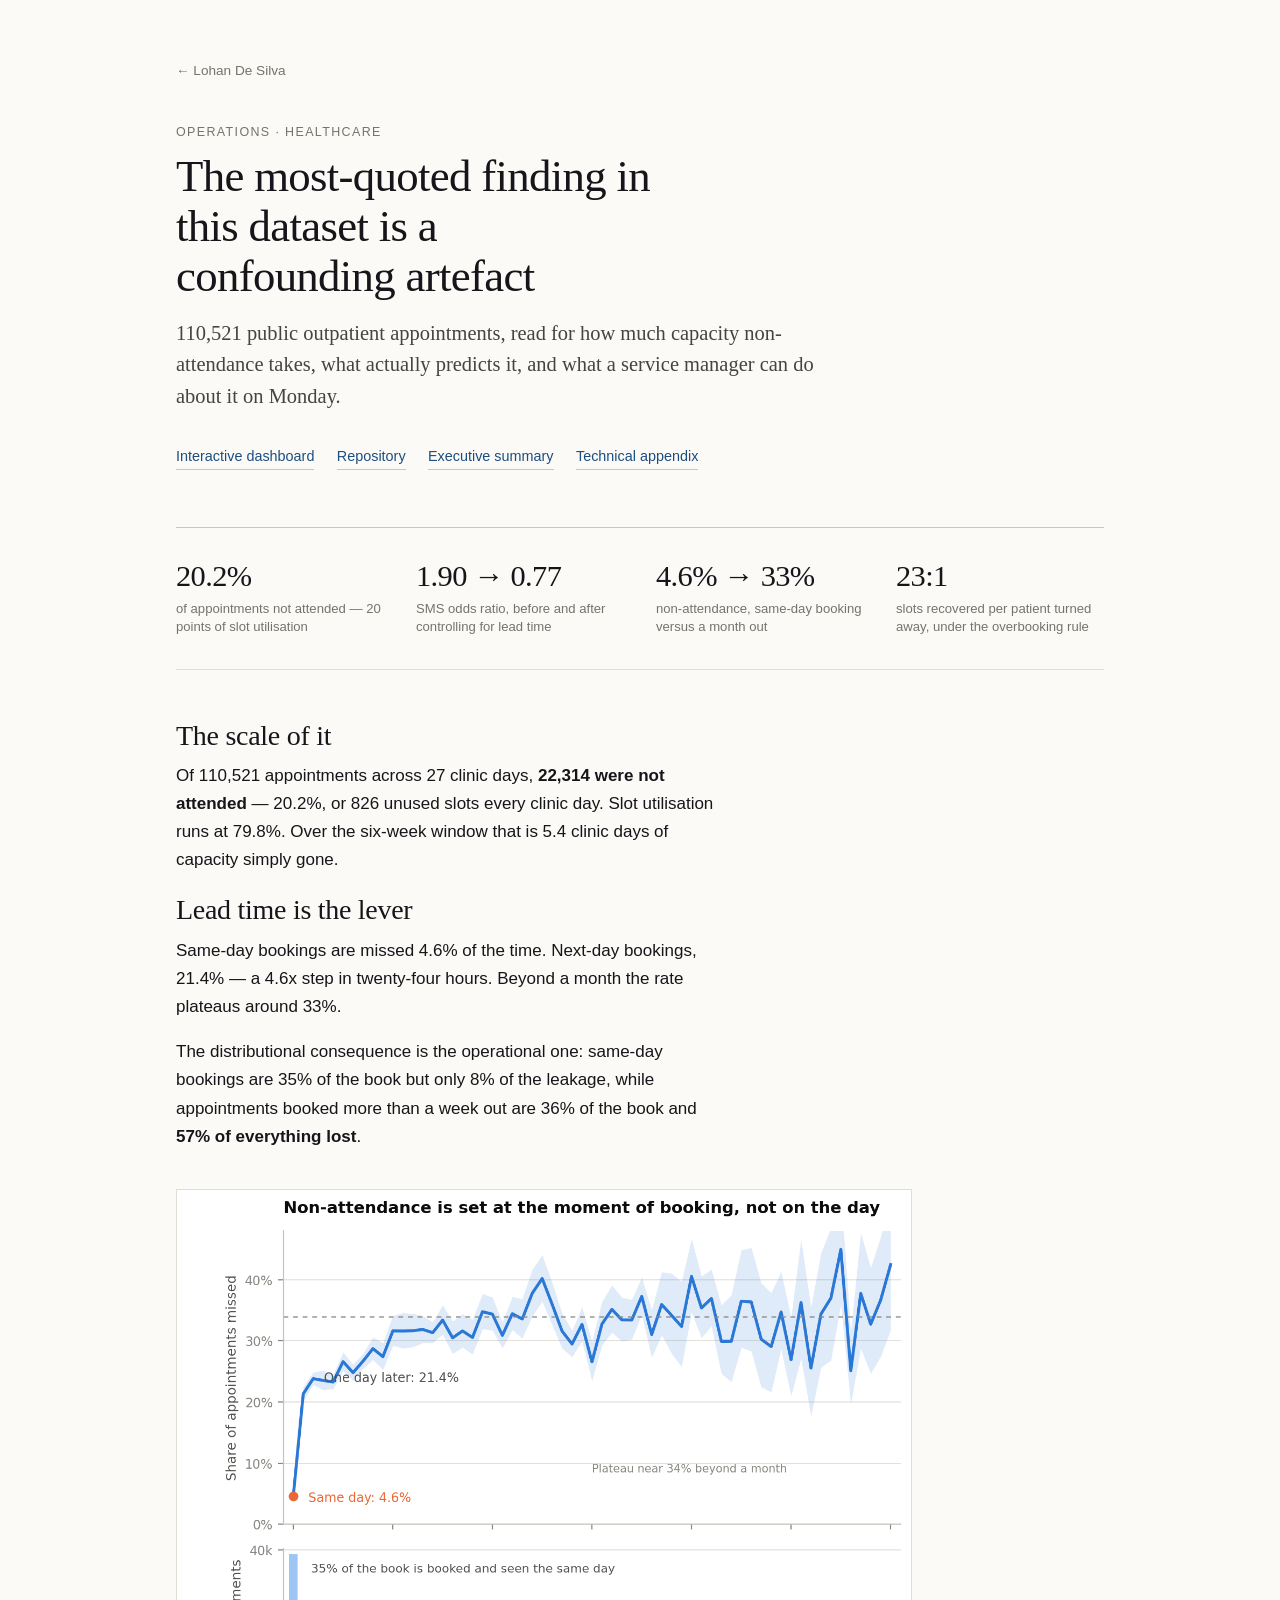
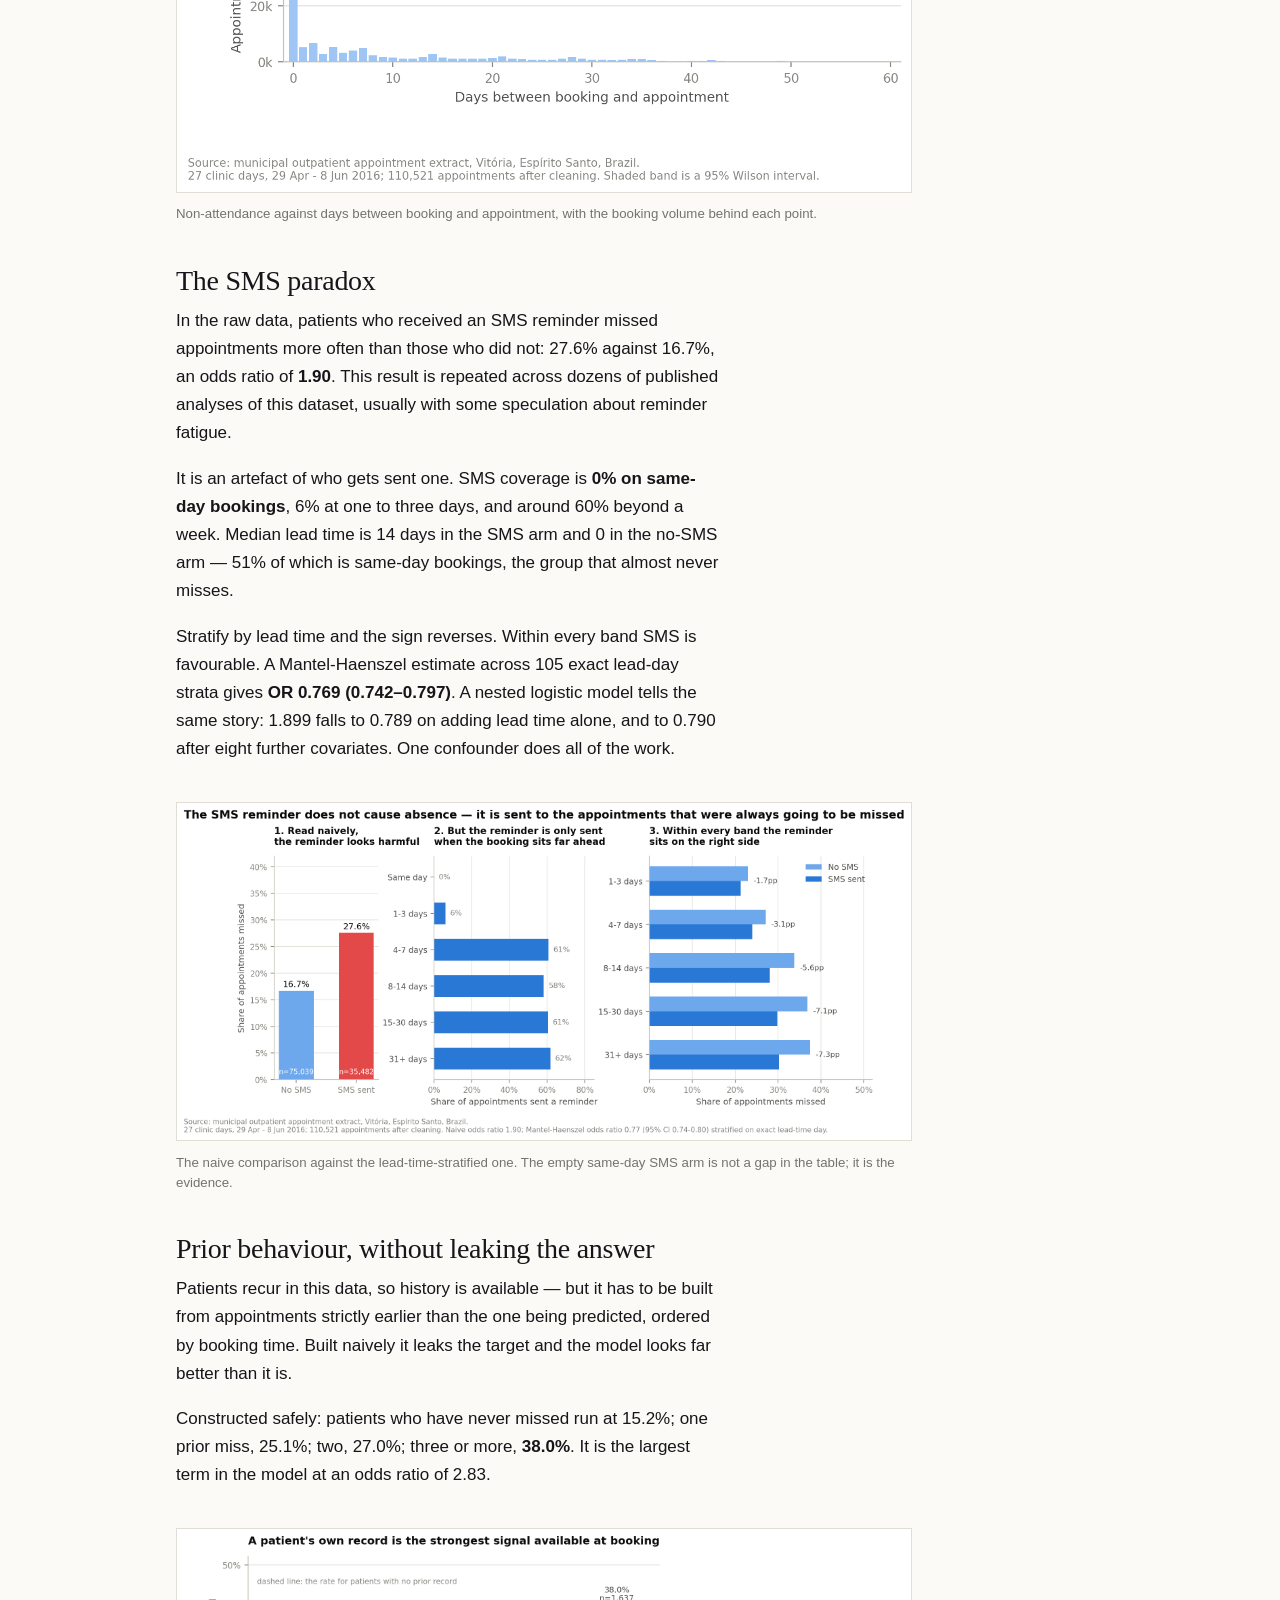
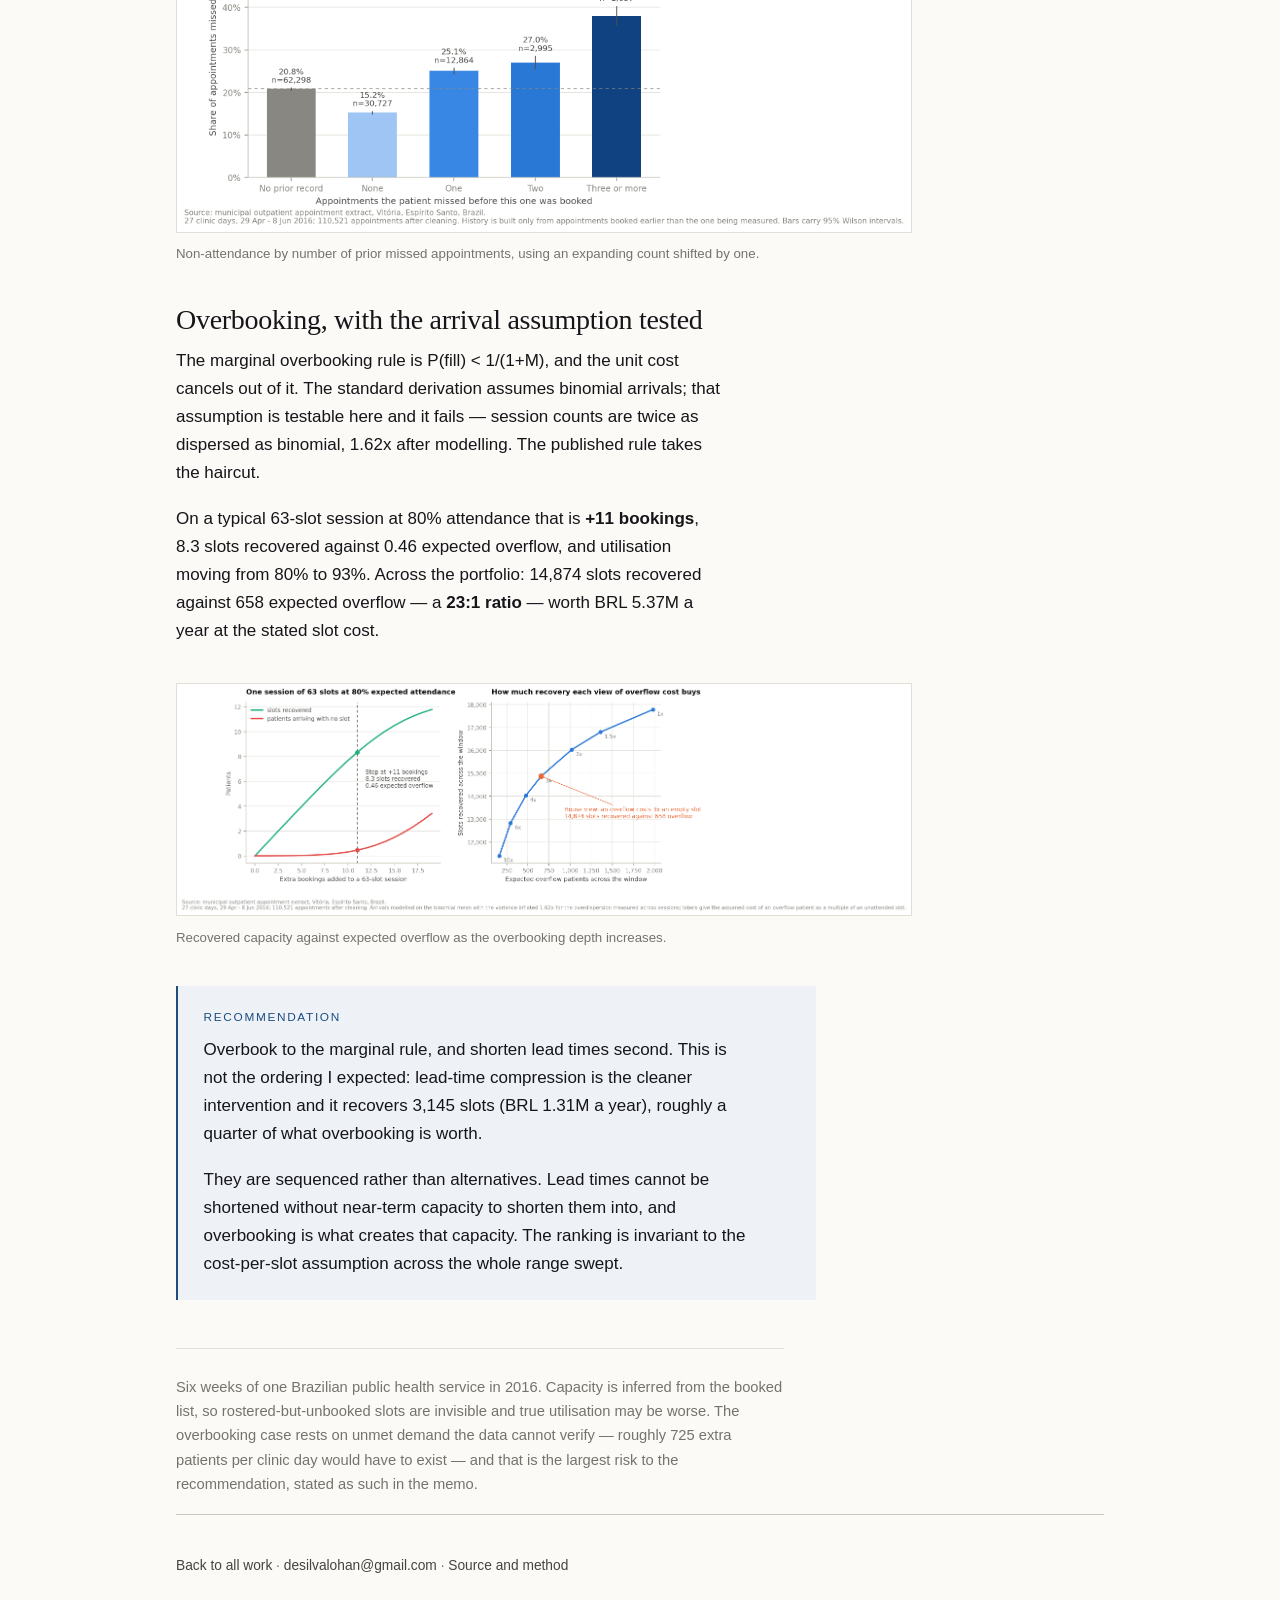
<file: projects/clinic-capacity.html>
<!DOCTYPE html>
<html lang="en">
<head>
<meta charset="utf-8">
<meta name="viewport" content="width=device-width, initial-scale=1">
<title>Outpatient non-attendance and clinic capacity — Lohan De Silva</title>
<meta name="description" content="110,521 outpatient appointments: the SMS reminder paradox resolved by stratification, a leakage-safe behaviour model, and an overbooking rule.">
<link rel="stylesheet" href="../assets/style.css">
</head>
<body>

<div class="wrap">
  <header class="project-head">
    <a class="backlink" href="../index.html">&larr; Lohan De Silva</a>
    <p class="work-domain">Operations · Healthcare</p>
    <h1>The most-quoted finding in this dataset is a confounding artefact</h1>
    <p class="lede">110,521 public outpatient appointments, read for how much capacity non-attendance takes, what actually predicts it, and what a service manager can do about it on Monday.</p>
    <p class="links">
      <a href="../dashboards/clinic.html">Interactive dashboard</a>
      <a href="https://github.com/Lohandesilva/healthcare-operations-analytics">Repository</a>
      <a href="https://github.com/Lohandesilva/healthcare-operations-analytics/blob/main/reports/executive-summary.md">Executive summary</a>
      <a href="https://github.com/Lohandesilva/healthcare-operations-analytics/blob/main/reports/technical-appendix.md">Technical appendix</a>
    </p>
  </header>

  <div class="keyfigs">
    <div><span class="fig-value">20.2%</span><span class="fig-label">of appointments not attended — 20 points of slot utilisation</span></div>
    <div><span class="fig-value">1.90 → 0.77</span><span class="fig-label">SMS odds ratio, before and after controlling for lead time</span></div>
    <div><span class="fig-value">4.6% → 33%</span><span class="fig-label">non-attendance, same-day booking versus a month out</span></div>
    <div><span class="fig-value">23:1</span><span class="fig-label">slots recovered per patient turned away, under the overbooking rule</span></div>
  </div>


  <h2>The scale of it</h2>
  <p>Of 110,521 appointments across 27 clinic days, <strong>22,314 were not
  attended</strong> — 20.2%, or 826 unused slots every clinic day. Slot
  utilisation runs at 79.8%. Over the six-week window that is 5.4 clinic days of
  capacity simply gone.</p>

  <h2>Lead time is the lever</h2>
  <p>Same-day bookings are missed 4.6% of the time. Next-day bookings, 21.4% — a
  4.6x step in twenty-four hours. Beyond a month the rate plateaus around 33%.</p>
  <p>The distributional consequence is the operational one: same-day bookings are
  35% of the book but only 8% of the leakage, while appointments booked more than
  a week out are 36% of the book and <strong>57% of everything lost</strong>.</p>
  <figure><img src="../assets/figures/clinic/01-lead-time-curve.png" alt="Non-attendance against days between booking and appointment, with the booking volume behind each point.">
  <figcaption>Non-attendance against days between booking and appointment, with the booking volume behind each point.</figcaption></figure>

  <h2>The SMS paradox</h2>
  <p>In the raw data, patients who received an SMS reminder missed appointments
  more often than those who did not: 27.6% against 16.7%, an odds ratio of
  <strong>1.90</strong>. This result is repeated across dozens of published
  analyses of this dataset, usually with some speculation about reminder fatigue.</p>
  <p>It is an artefact of who gets sent one. SMS coverage is <strong>0% on
  same-day bookings</strong>, 6% at one to three days, and around 60% beyond a
  week. Median lead time is 14 days in the SMS arm and 0 in the no-SMS arm — 51%
  of which is same-day bookings, the group that almost never misses.</p>
  <p>Stratify by lead time and the sign reverses. Within every band SMS is
  favourable. A Mantel-Haenszel estimate across 105 exact lead-day strata gives
  <strong>OR 0.769 (0.742–0.797)</strong>. A nested logistic model tells the same
  story: 1.899 falls to 0.789 on adding lead time alone, and to 0.790 after eight
  further covariates. One confounder does all of the work.</p>
  <figure><img src="../assets/figures/clinic/02-sms-paradox.png" alt="The naive comparison against the lead-time-stratified one. The empty same-day SMS arm is not a gap in the table; it is the evidence.">
  <figcaption>The naive comparison against the lead-time-stratified one. The empty same-day SMS arm is not a gap in the table; it is the evidence.</figcaption></figure>

  <h2>Prior behaviour, without leaking the answer</h2>
  <p>Patients recur in this data, so history is available — but it has to be built
  from appointments strictly earlier than the one being predicted, ordered by
  booking time. Built naively it leaks the target and the model looks far better
  than it is.</p>
  <p>Constructed safely: patients who have never missed run at 15.2%; one prior
  miss, 25.1%; two, 27.0%; three or more, <strong>38.0%</strong>. It is the
  largest term in the model at an odds ratio of 2.83.</p>
  <figure><img src="../assets/figures/clinic/03-prior-behaviour.png" alt="Non-attendance by number of prior missed appointments, using an expanding count shifted by one.">
  <figcaption>Non-attendance by number of prior missed appointments, using an expanding count shifted by one.</figcaption></figure>

  <h2>Overbooking, with the arrival assumption tested</h2>
  <p>The marginal overbooking rule is P(fill) &lt; 1/(1+M), and the unit cost
  cancels out of it. The standard derivation assumes binomial arrivals; that
  assumption is testable here and it fails — session counts are twice as dispersed
  as binomial, 1.62x after modelling. The published rule takes the haircut.</p>
  <p>On a typical 63-slot session at 80% attendance that is <strong>+11
  bookings</strong>, 8.3 slots recovered against 0.46 expected overflow, and
  utilisation moving from 80% to 93%. Across the portfolio: 14,874 slots recovered
  against 658 expected overflow — a <strong>23:1 ratio</strong> — worth BRL 5.37M
  a year at the stated slot cost.</p>
  <figure><img src="../assets/figures/clinic/05-overbooking-frontier.png" alt="Recovered capacity against expected overflow as the overbooking depth increases.">
  <figcaption>Recovered capacity against expected overflow as the overbooking depth increases.</figcaption></figure>
  <div class="callout"><p class="callout-label">Recommendation</p>
  <p>Overbook to the marginal rule, and shorten lead times second. This is not
  the ordering I expected: lead-time compression is the cleaner intervention and
  it recovers 3,145 slots (BRL 1.31M a year), roughly a quarter of what
  overbooking is worth.</p>
  <p>They are sequenced rather than alternatives. Lead times cannot be shortened
  without near-term capacity to shorten them into, and overbooking is what creates
  that capacity. The ranking is invariant to the cost-per-slot assumption across
  the whole range swept.</p></div>


  <p class="caveat">Six weeks of one Brazilian public health service in 2016. Capacity is inferred from the booked list, so rostered-but-unbooked slots are invisible and true utilisation may be worse. The overbooking case rests on unmet demand the data cannot verify — roughly 725 extra patients per clinic day would have to exist — and that is the largest risk to the recommendation, stated as such in the memo.</p>

  <footer>
    <p>
      <a href="../index.html">Back to all work</a> ·
      <a href="mailto:desilvalohan@gmail.com">desilvalohan@gmail.com</a> ·
      <a href="https://github.com/Lohandesilva/healthcare-operations-analytics">Source and method</a>
    </p>
  </footer>
</div>

</body>
</html>
</file>
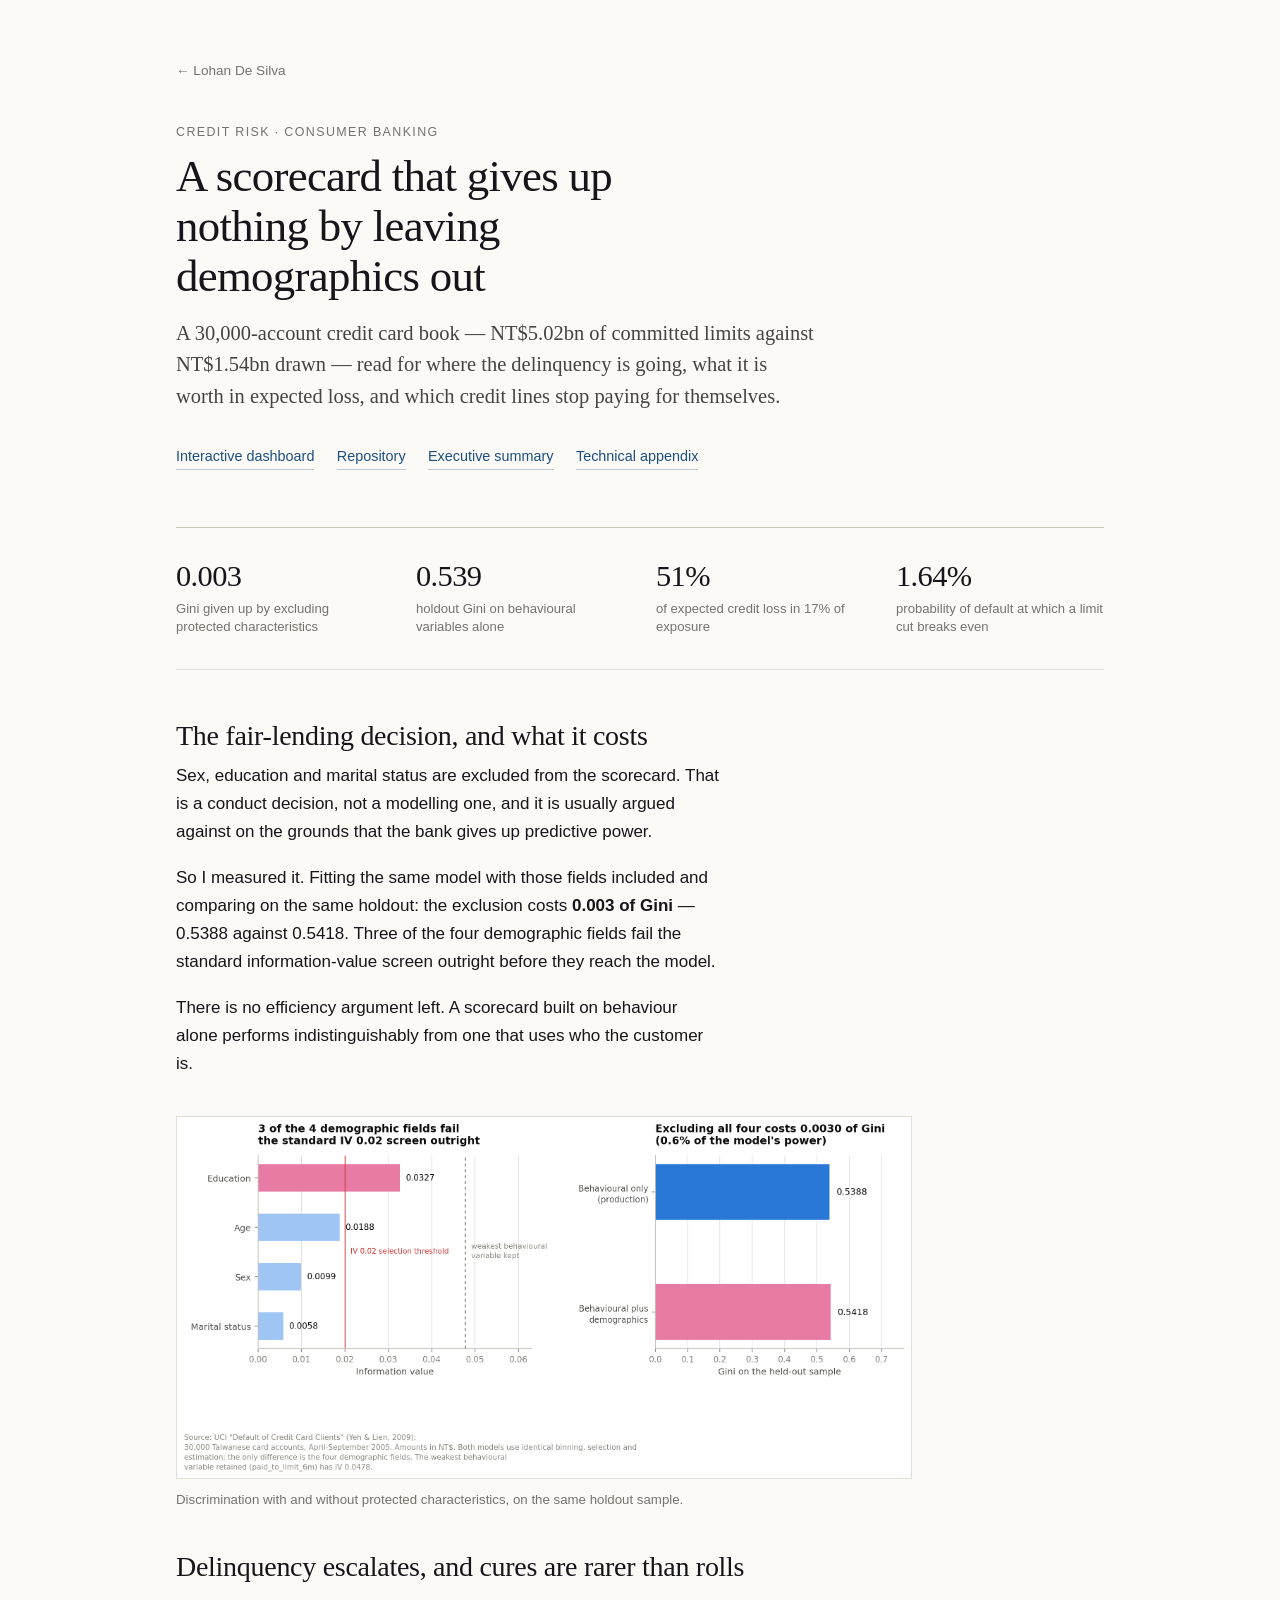
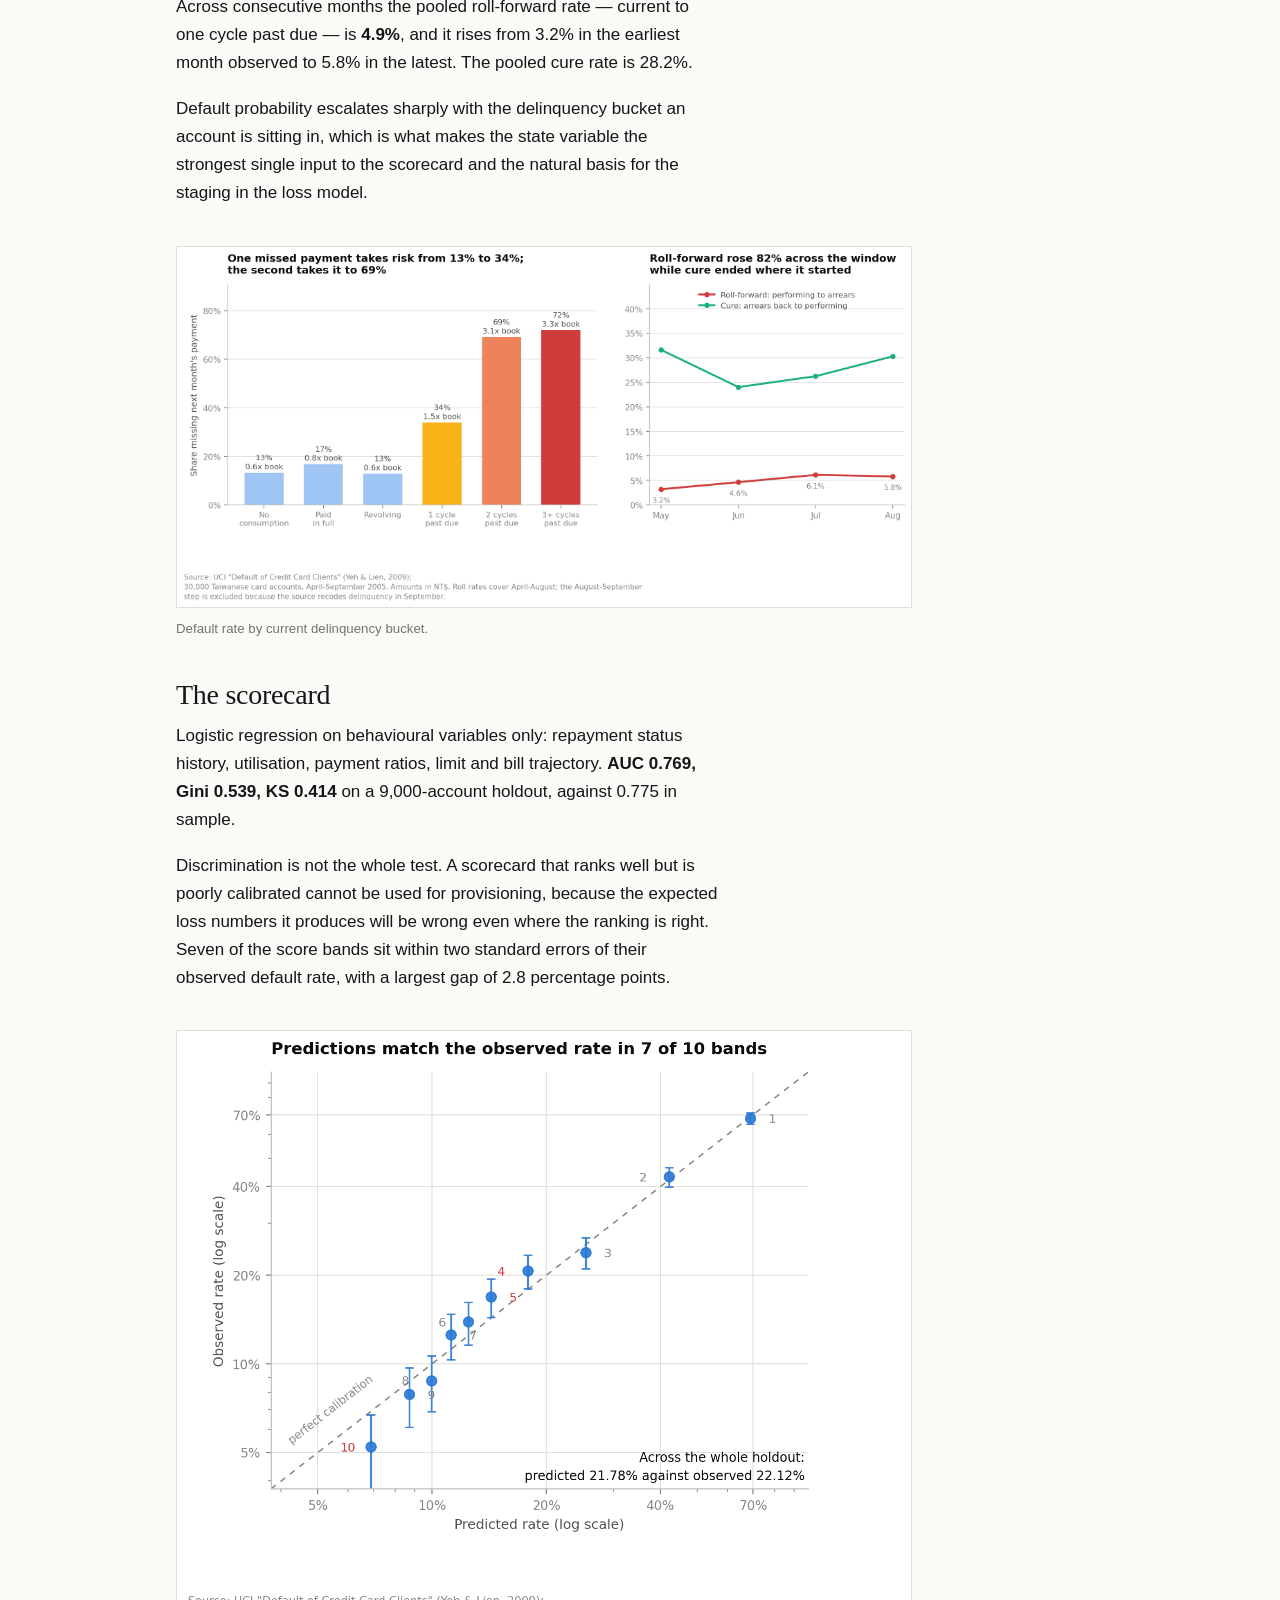
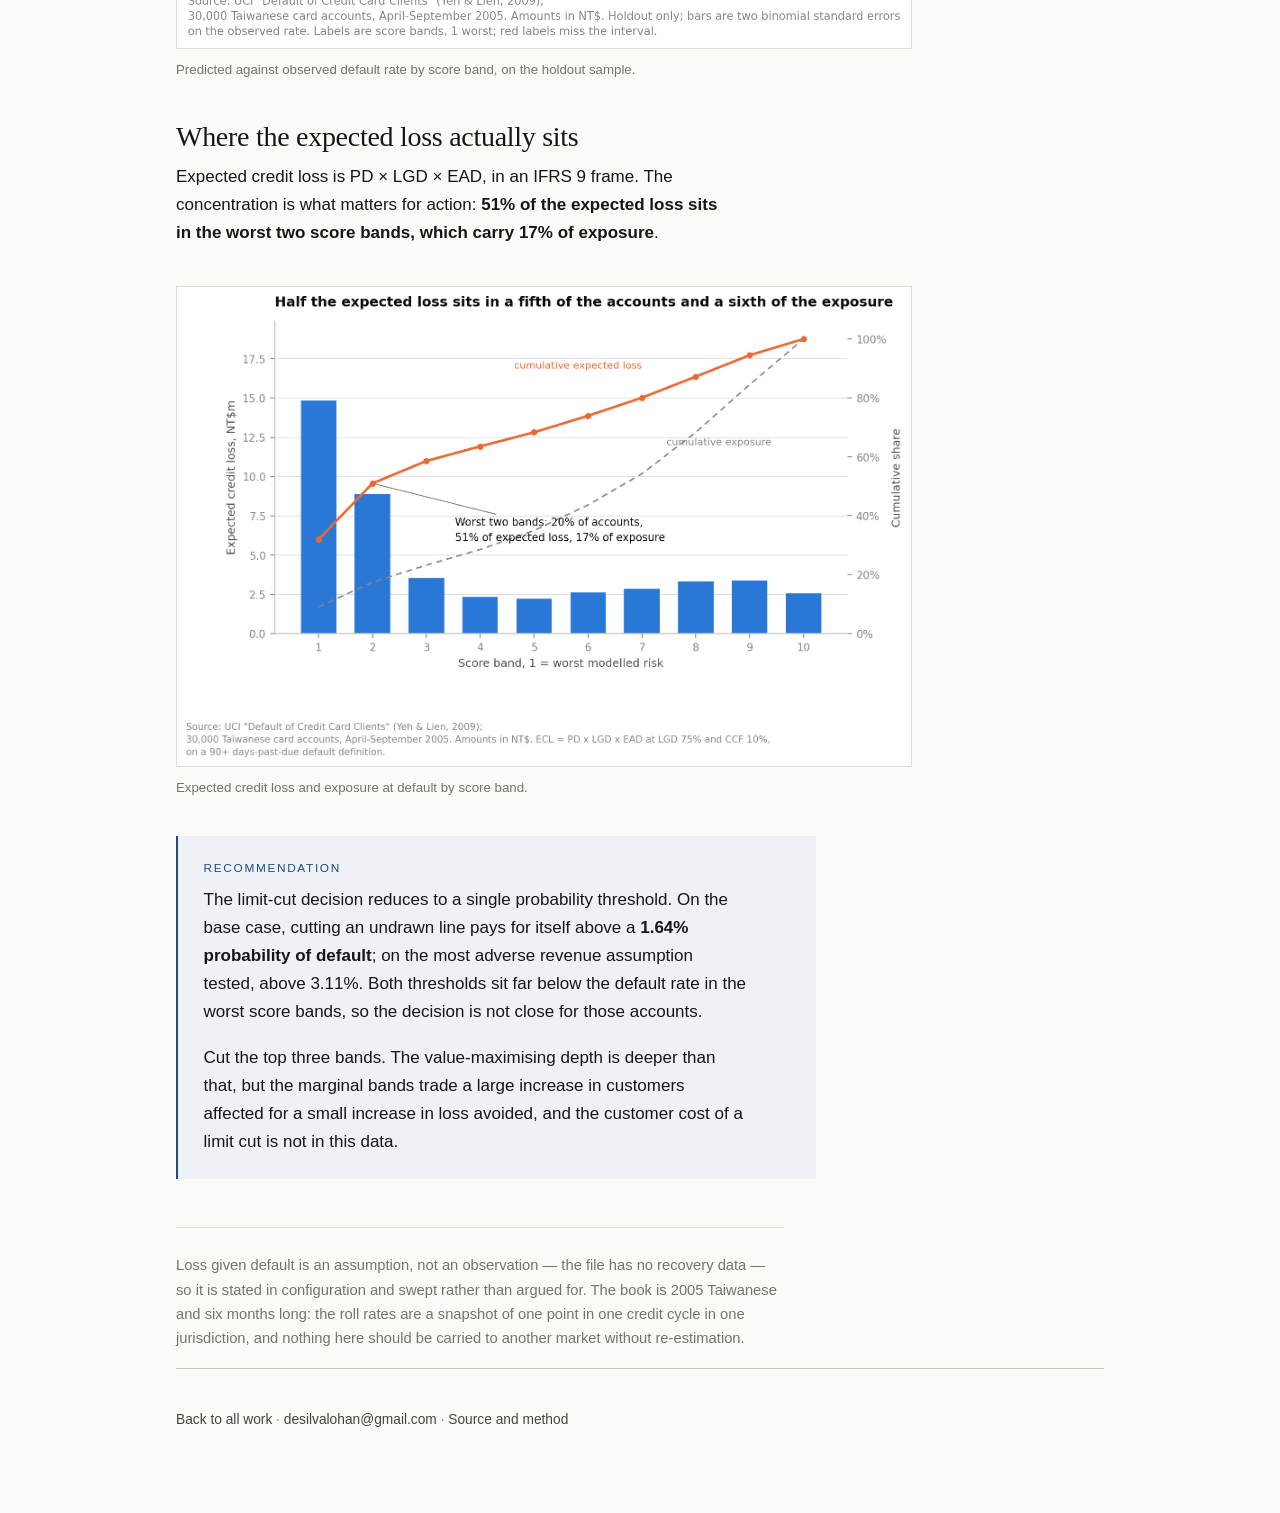
<file: projects/credit-risk.html>
<!DOCTYPE html>
<html lang="en">
<head>
<meta charset="utf-8">
<meta name="viewport" content="width=device-width, initial-scale=1">
<title>Credit portfolio risk and the limit decision — Lohan De Silva</title>
<meta name="description" content="A 30,000-account credit card book: roll rates, a behavioural scorecard built without protected characteristics, IFRS 9 expected loss and a limit-cut decision.">
<link rel="stylesheet" href="../assets/style.css">
</head>
<body>

<div class="wrap">
  <header class="project-head">
    <a class="backlink" href="../index.html">&larr; Lohan De Silva</a>
    <p class="work-domain">Credit risk · Consumer banking</p>
    <h1>A scorecard that gives up nothing by leaving demographics out</h1>
    <p class="lede">A 30,000-account credit card book — NT$5.02bn of committed limits against NT$1.54bn drawn — read for where the delinquency is going, what it is worth in expected loss, and which credit lines stop paying for themselves.</p>
    <p class="links">
      <a href="../dashboards/credit.html">Interactive dashboard</a>
      <a href="https://github.com/Lohandesilva/credit-portfolio-risk">Repository</a>
      <a href="https://github.com/Lohandesilva/credit-portfolio-risk/blob/main/reports/executive-summary.md">Executive summary</a>
      <a href="https://github.com/Lohandesilva/credit-portfolio-risk/blob/main/reports/technical-appendix.md">Technical appendix</a>
    </p>
  </header>

  <div class="keyfigs">
    <div><span class="fig-value">0.003</span><span class="fig-label">Gini given up by excluding protected characteristics</span></div>
    <div><span class="fig-value">0.539</span><span class="fig-label">holdout Gini on behavioural variables alone</span></div>
    <div><span class="fig-value">51%</span><span class="fig-label">of expected credit loss in 17% of exposure</span></div>
    <div><span class="fig-value">1.64%</span><span class="fig-label">probability of default at which a limit cut breaks even</span></div>
  </div>


  <h2>The fair-lending decision, and what it costs</h2>
  <p>Sex, education and marital status are excluded from the scorecard. That is a
  conduct decision, not a modelling one, and it is usually argued against on the
  grounds that the bank gives up predictive power.</p>
  <p>So I measured it. Fitting the same model with those fields included and
  comparing on the same holdout: the exclusion costs <strong>0.003 of Gini</strong>
  — 0.5388 against 0.5418. Three of the four demographic fields fail the standard
  information-value screen outright before they reach the model.</p>
  <p>There is no efficiency argument left. A scorecard built on behaviour alone
  performs indistinguishably from one that uses who the customer is.</p>
  <figure><img src="../assets/figures/credit/07-fair-lending-cost.png" alt="Discrimination with and without protected characteristics, on the same holdout sample.">
  <figcaption>Discrimination with and without protected characteristics, on the same holdout sample.</figcaption></figure>

  <h2>Delinquency escalates, and cures are rarer than rolls</h2>
  <p>Across consecutive months the pooled roll-forward rate — current to one cycle
  past due — is <strong>4.9%</strong>, and it rises from 3.2% in the earliest
  month observed to 5.8% in the latest. The pooled cure rate is 28.2%.</p>
  <p>Default probability escalates sharply with the delinquency bucket an account
  is sitting in, which is what makes the state variable the strongest single input
  to the scorecard and the natural basis for the staging in the loss model.</p>
  <figure><img src="../assets/figures/credit/01-delinquency-escalation.png" alt="Default rate by current delinquency bucket.">
  <figcaption>Default rate by current delinquency bucket.</figcaption></figure>

  <h2>The scorecard</h2>
  <p>Logistic regression on behavioural variables only: repayment status history,
  utilisation, payment ratios, limit and bill trajectory. <strong>AUC 0.769, Gini
  0.539, KS 0.414</strong> on a 9,000-account holdout, against 0.775 in sample.</p>
  <p>Discrimination is not the whole test. A scorecard that ranks well but is
  poorly calibrated cannot be used for provisioning, because the expected loss
  numbers it produces will be wrong even where the ranking is right. Seven of the
  score bands sit within two standard errors of their observed default rate, with
  a largest gap of 2.8 percentage points.</p>
  <figure><img src="../assets/figures/credit/04-calibration.png" alt="Predicted against observed default rate by score band, on the holdout sample.">
  <figcaption>Predicted against observed default rate by score band, on the holdout sample.</figcaption></figure>

  <h2>Where the expected loss actually sits</h2>
  <p>Expected credit loss is PD × LGD × EAD, in an IFRS 9 frame. The
  concentration is what matters for action: <strong>51% of the expected loss sits
  in the worst two score bands, which carry 17% of exposure</strong>.</p>
  <figure><img src="../assets/figures/credit/05-ecl-concentration.png" alt="Expected credit loss and exposure at default by score band.">
  <figcaption>Expected credit loss and exposure at default by score band.</figcaption></figure>
  <div class="callout"><p class="callout-label">Recommendation</p>
  <p>The limit-cut decision reduces to a single probability threshold. On the
  base case, cutting an undrawn line pays for itself above a <strong>1.64%
  probability of default</strong>; on the most adverse revenue assumption tested,
  above 3.11%. Both thresholds sit far below the default rate in the worst score
  bands, so the decision is not close for those accounts.</p>
  <p>Cut the top three bands. The value-maximising depth is deeper than that, but
  the marginal bands trade a large increase in customers affected for a small
  increase in loss avoided, and the customer cost of a limit cut is not in this
  data.</p></div>


  <p class="caveat">Loss given default is an assumption, not an observation — the file has no recovery data — so it is stated in configuration and swept rather than argued for. The book is 2005 Taiwanese and six months long: the roll rates are a snapshot of one point in one credit cycle in one jurisdiction, and nothing here should be carried to another market without re-estimation.</p>

  <footer>
    <p>
      <a href="../index.html">Back to all work</a> ·
      <a href="mailto:desilvalohan@gmail.com">desilvalohan@gmail.com</a> ·
      <a href="https://github.com/Lohandesilva/credit-portfolio-risk">Source and method</a>
    </p>
  </footer>
</div>

</body>
</html>
</file>
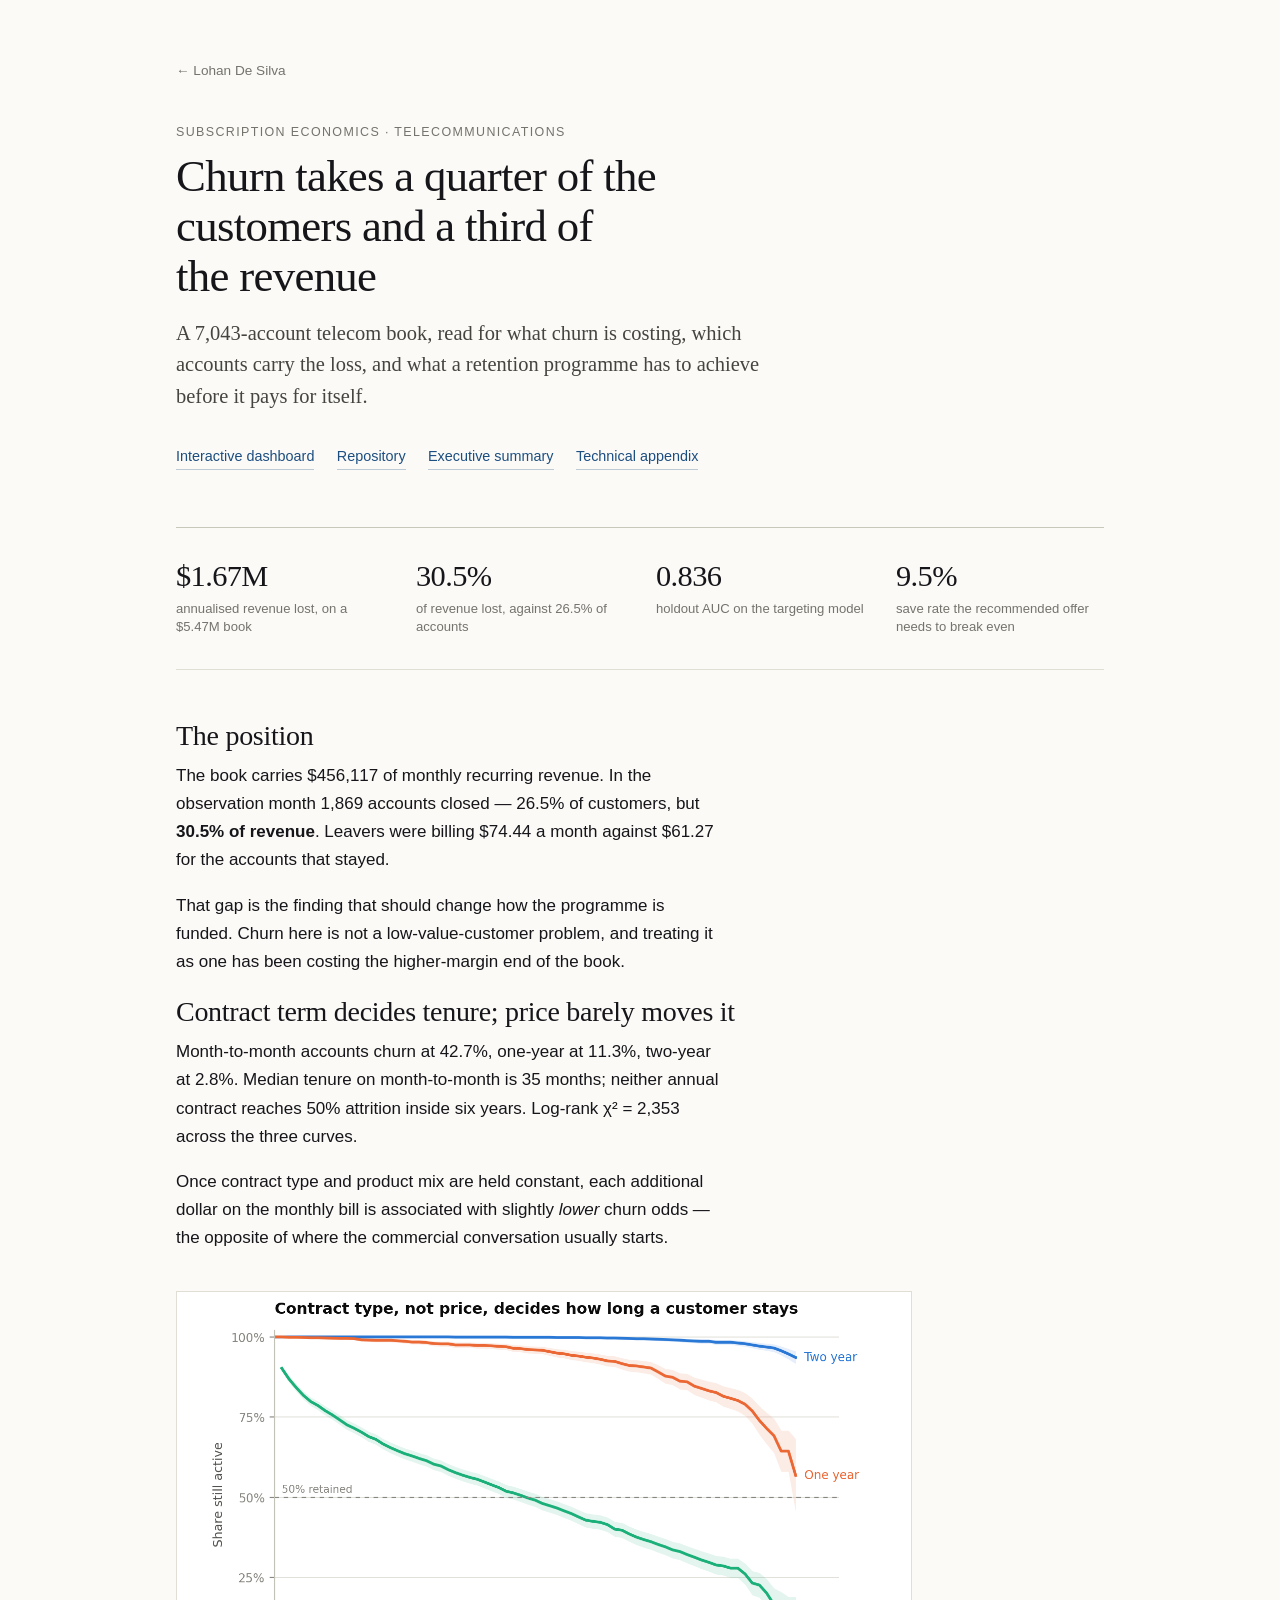
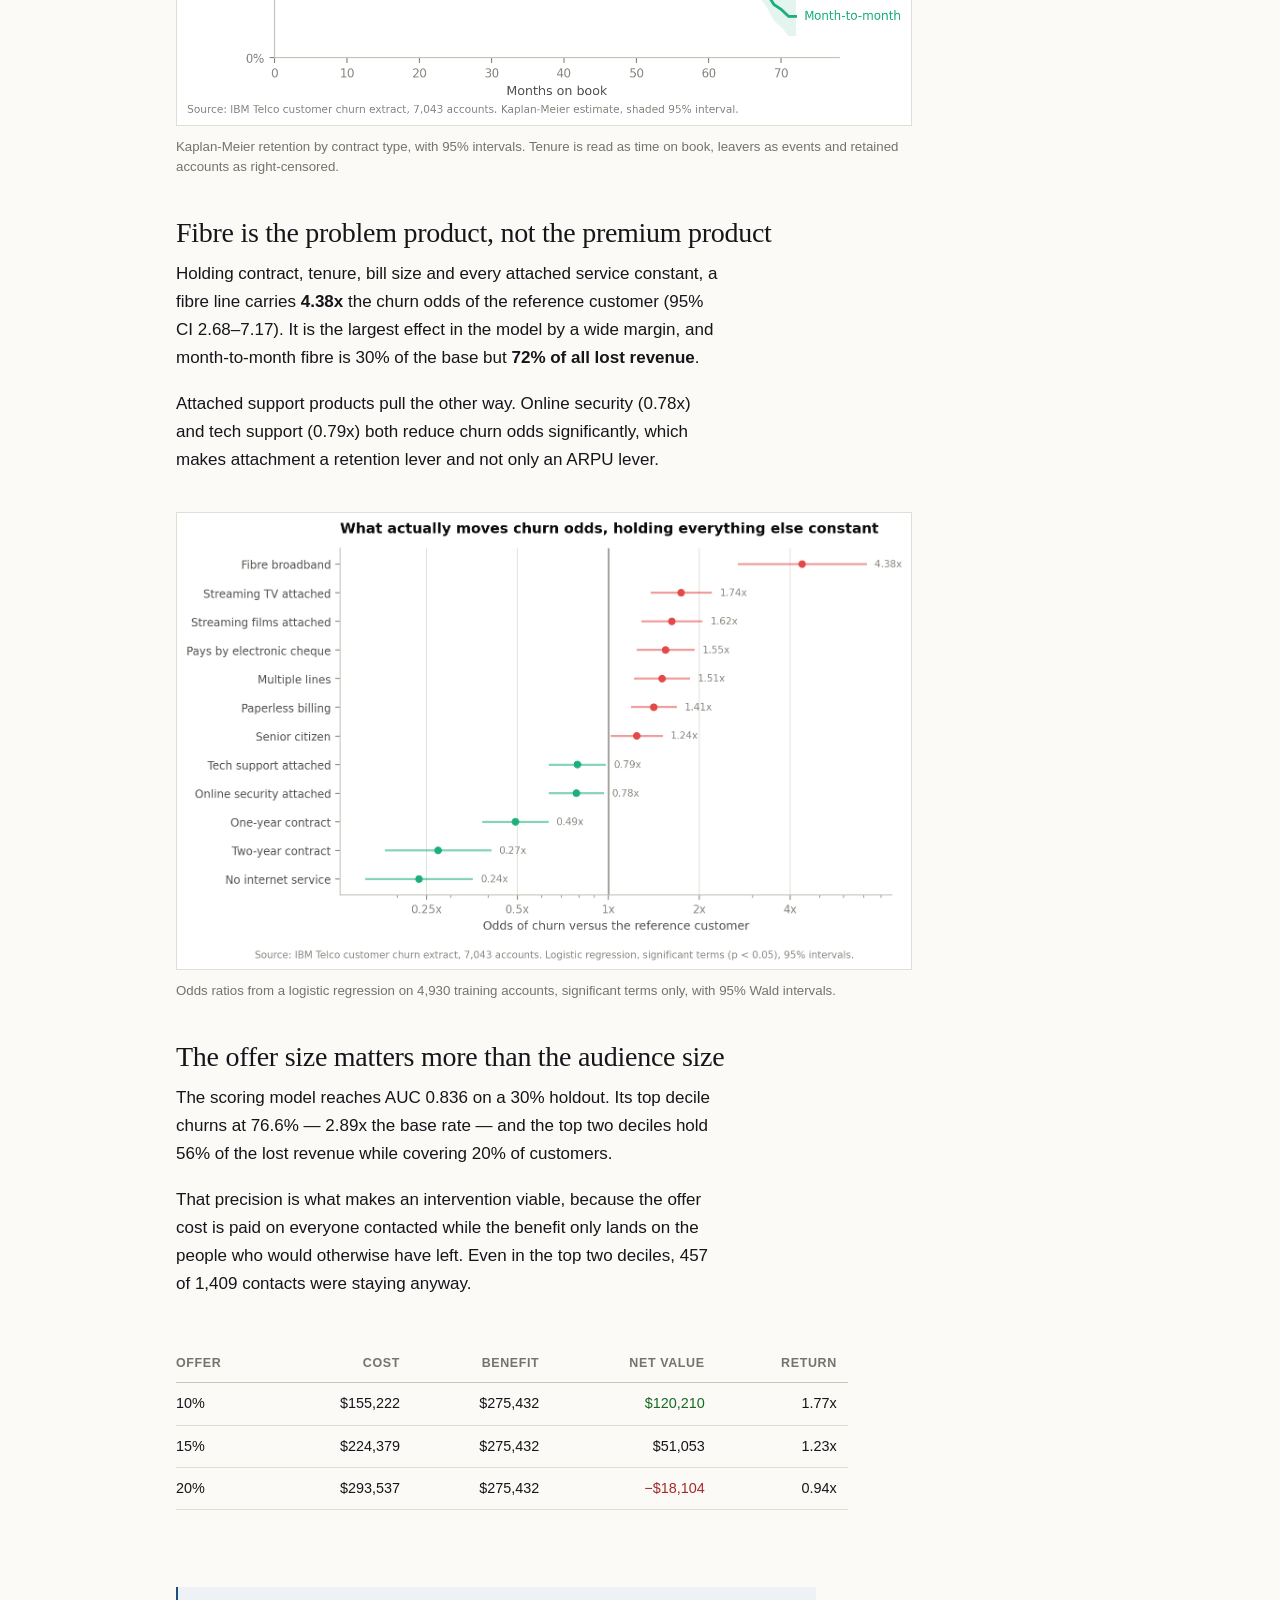
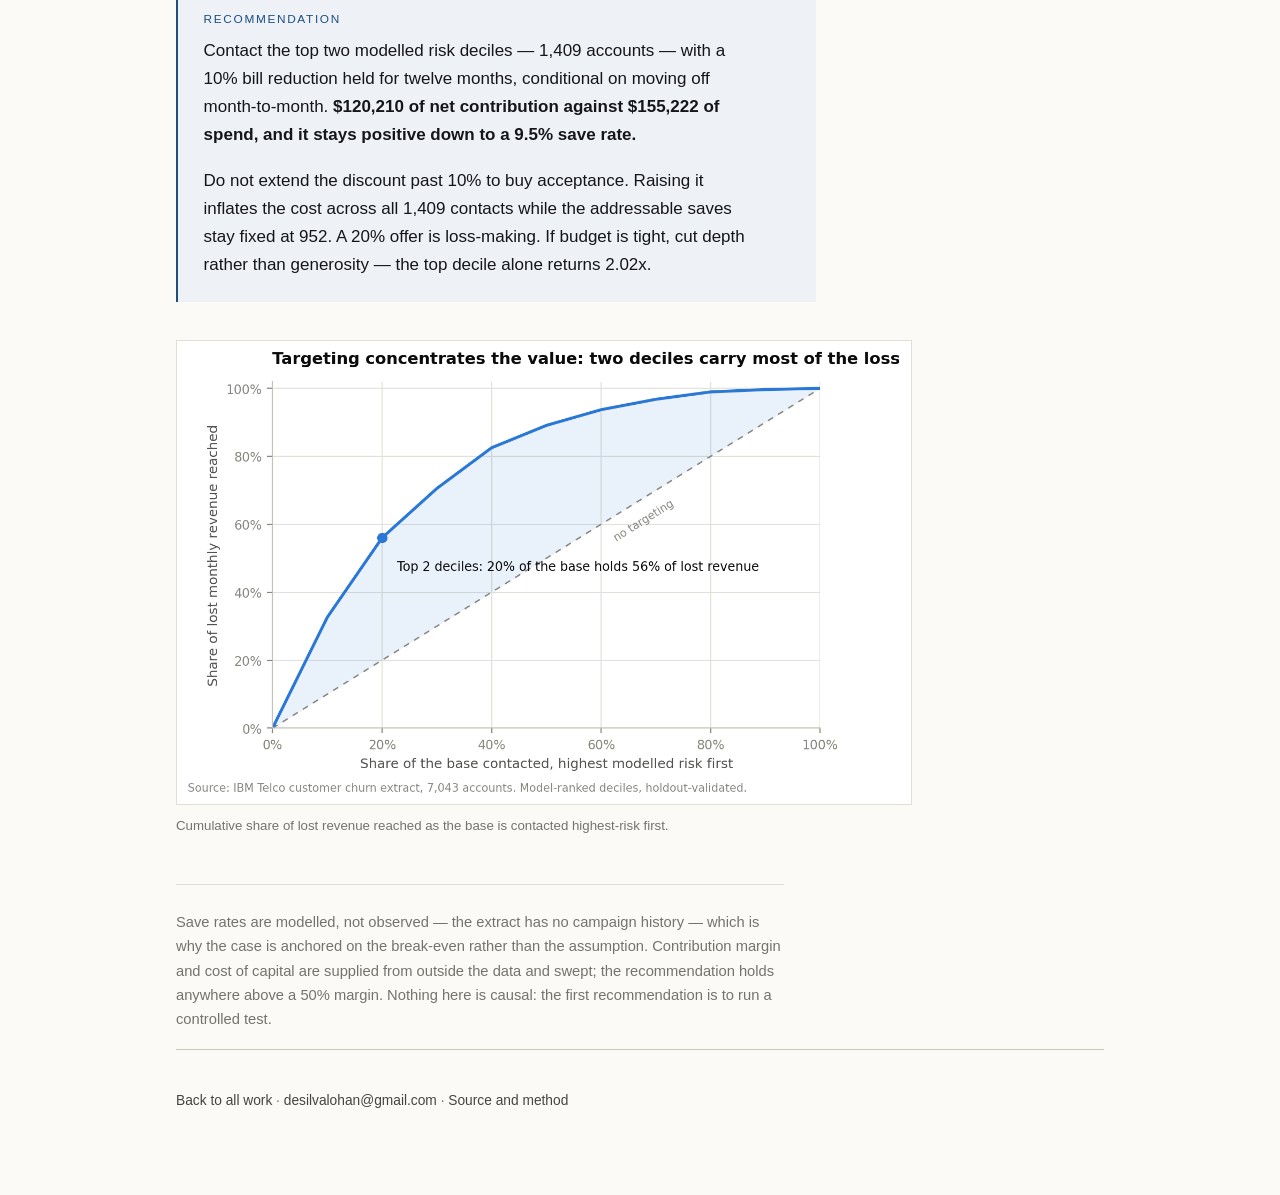
<file: projects/customer-churn.html>
<!DOCTYPE html>
<html lang="en">
<head>
<meta charset="utf-8">
<meta name="viewport" content="width=device-width, initial-scale=1">
<title>Churn and retention economics — Lohan De Silva</title>
<meta name="description" content="Retention economics on a 7,043-account telecom book: survival analysis, a targeting model and the offer size that actually pays.">
<link rel="stylesheet" href="../assets/style.css">
</head>
<body>

<div class="wrap">
  <header class="project-head">
    <a class="backlink" href="../index.html">&larr; Lohan De Silva</a>
    <p class="work-domain">Subscription economics · Telecommunications</p>
    <h1>Churn takes a quarter of the customers and a third of the revenue</h1>
    <p class="lede">A 7,043-account telecom book, read for what churn is costing, which accounts carry the loss, and what a retention programme has to achieve before it pays for itself.</p>
    <p class="links">
      <a href="../dashboards/churn.html">Interactive dashboard</a>
      <a href="https://github.com/Lohandesilva/customer-churn-analysis">Repository</a>
      <a href="https://github.com/Lohandesilva/customer-churn-analysis/blob/main/reports/executive-summary.md">Executive summary</a>
      <a href="https://github.com/Lohandesilva/customer-churn-analysis/blob/main/reports/technical-appendix.md">Technical appendix</a>
    </p>
  </header>

  <div class="keyfigs">
    <div><span class="fig-value">$1.67M</span><span class="fig-label">annualised revenue lost, on a $5.47M book</span></div>
    <div><span class="fig-value">30.5%</span><span class="fig-label">of revenue lost, against 26.5% of accounts</span></div>
    <div><span class="fig-value">0.836</span><span class="fig-label">holdout AUC on the targeting model</span></div>
    <div><span class="fig-value">9.5%</span><span class="fig-label">save rate the recommended offer needs to break even</span></div>
  </div>


  <h2>The position</h2>
  <p>The book carries $456,117 of monthly recurring revenue. In the observation
  month 1,869 accounts closed — 26.5% of customers, but <strong>30.5% of
  revenue</strong>. Leavers were billing $74.44 a month against $61.27 for the
  accounts that stayed.</p>
  <p>That gap is the finding that should change how the programme is funded.
  Churn here is not a low-value-customer problem, and treating it as one has been
  costing the higher-margin end of the book.</p>

  <h2>Contract term decides tenure; price barely moves it</h2>
  <p>Month-to-month accounts churn at 42.7%, one-year at 11.3%, two-year at 2.8%.
  Median tenure on month-to-month is 35 months; neither annual contract reaches
  50% attrition inside six years. Log-rank χ² = 2,353 across the three curves.</p>
  <p>Once contract type and product mix are held constant, each additional dollar
  on the monthly bill is associated with slightly <em>lower</em> churn odds — the
  opposite of where the commercial conversation usually starts.</p>
  <figure><img src="../assets/figures/churn/01-retention-by-contract.png" alt="Kaplan-Meier retention by contract type, with 95% intervals. Tenure is read as time on book, leavers as events and retained accounts as right-censored.">
  <figcaption>Kaplan-Meier retention by contract type, with 95% intervals. Tenure is read as time on book, leavers as events and retained accounts as right-censored.</figcaption></figure>

  <h2>Fibre is the problem product, not the premium product</h2>
  <p>Holding contract, tenure, bill size and every attached service constant, a
  fibre line carries <strong>4.38x</strong> the churn odds of the reference
  customer (95% CI 2.68–7.17). It is the largest effect in the model by a wide
  margin, and month-to-month fibre is 30% of the base but <strong>72% of all lost
  revenue</strong>.</p>
  <p>Attached support products pull the other way. Online security (0.78x) and
  tech support (0.79x) both reduce churn odds significantly, which makes
  attachment a retention lever and not only an ARPU lever.</p>
  <figure><img src="../assets/figures/churn/03-churn-drivers.png" alt="Odds ratios from a logistic regression on 4,930 training accounts, significant terms only, with 95% Wald intervals.">
  <figcaption>Odds ratios from a logistic regression on 4,930 training accounts, significant terms only, with 95% Wald intervals.</figcaption></figure>

  <h2>The offer size matters more than the audience size</h2>
  <p>The scoring model reaches AUC 0.836 on a 30% holdout. Its top decile churns
  at 76.6% — 2.89x the base rate — and the top two deciles hold 56% of the lost
  revenue while covering 20% of customers.</p>
  <p>That precision is what makes an intervention viable, because the offer cost
  is paid on everyone contacted while the benefit only lands on the people who
  would otherwise have left. Even in the top two deciles, 457 of 1,409 contacts
  were staying anyway.</p>
  <div class="table-scroll">
  <table>
    <thead><tr><th>Offer</th><th>Cost</th><th>Benefit</th><th>Net value</th><th>Return</th></tr></thead>
    <tbody>
      <tr><td>10%</td><td>$155,222</td><td>$275,432</td><td class="pos">$120,210</td><td>1.77x</td></tr>
      <tr><td>15%</td><td>$224,379</td><td>$275,432</td><td>$51,053</td><td>1.23x</td></tr>
      <tr><td>20%</td><td>$293,537</td><td>$275,432</td><td class="neg">−$18,104</td><td>0.94x</td></tr>
    </tbody>
  </table>
  </div>
  <div class="callout"><p class="callout-label">Recommendation</p>
  <p>Contact the top two modelled risk deciles — 1,409 accounts — with a 10%
  bill reduction held for twelve months, conditional on moving off month-to-month.
  <strong>$120,210 of net contribution against $155,222 of spend, and it stays
  positive down to a 9.5% save rate.</strong></p>
  <p>Do not extend the discount past 10% to buy acceptance. Raising it inflates
  the cost across all 1,409 contacts while the addressable saves stay fixed at
  952. A 20% offer is loss-making. If budget is tight, cut depth rather than
  generosity — the top decile alone returns 2.02x.</p></div>
  <figure><img src="../assets/figures/churn/04-targeting-gains.png" alt="Cumulative share of lost revenue reached as the base is contacted highest-risk first.">
  <figcaption>Cumulative share of lost revenue reached as the base is contacted highest-risk first.</figcaption></figure>


  <p class="caveat">Save rates are modelled, not observed — the extract has no campaign history — which is why the case is anchored on the break-even rather than the assumption. Contribution margin and cost of capital are supplied from outside the data and swept; the recommendation holds anywhere above a 50% margin. Nothing here is causal: the first recommendation is to run a controlled test.</p>

  <footer>
    <p>
      <a href="../index.html">Back to all work</a> ·
      <a href="mailto:desilvalohan@gmail.com">desilvalohan@gmail.com</a> ·
      <a href="https://github.com/Lohandesilva/customer-churn-analysis">Source and method</a>
    </p>
  </footer>
</div>

</body>
</html>
</file>
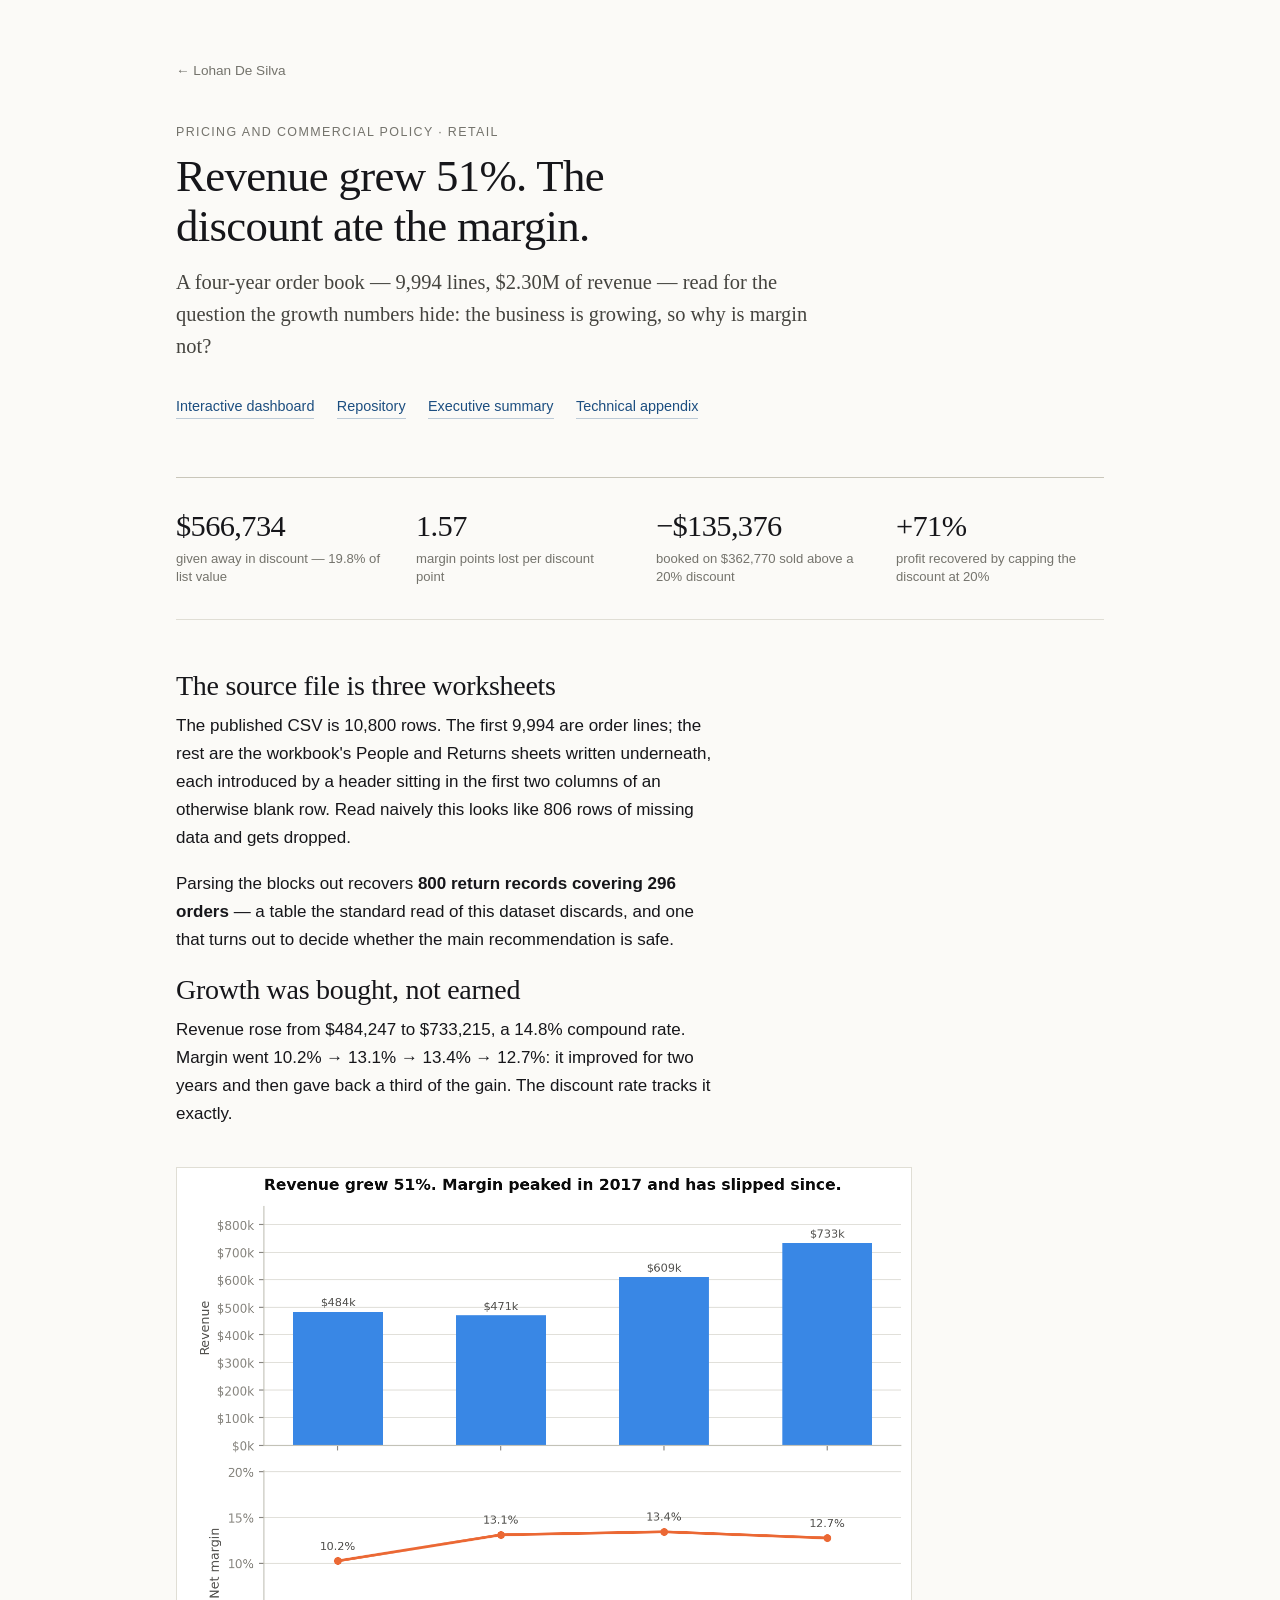
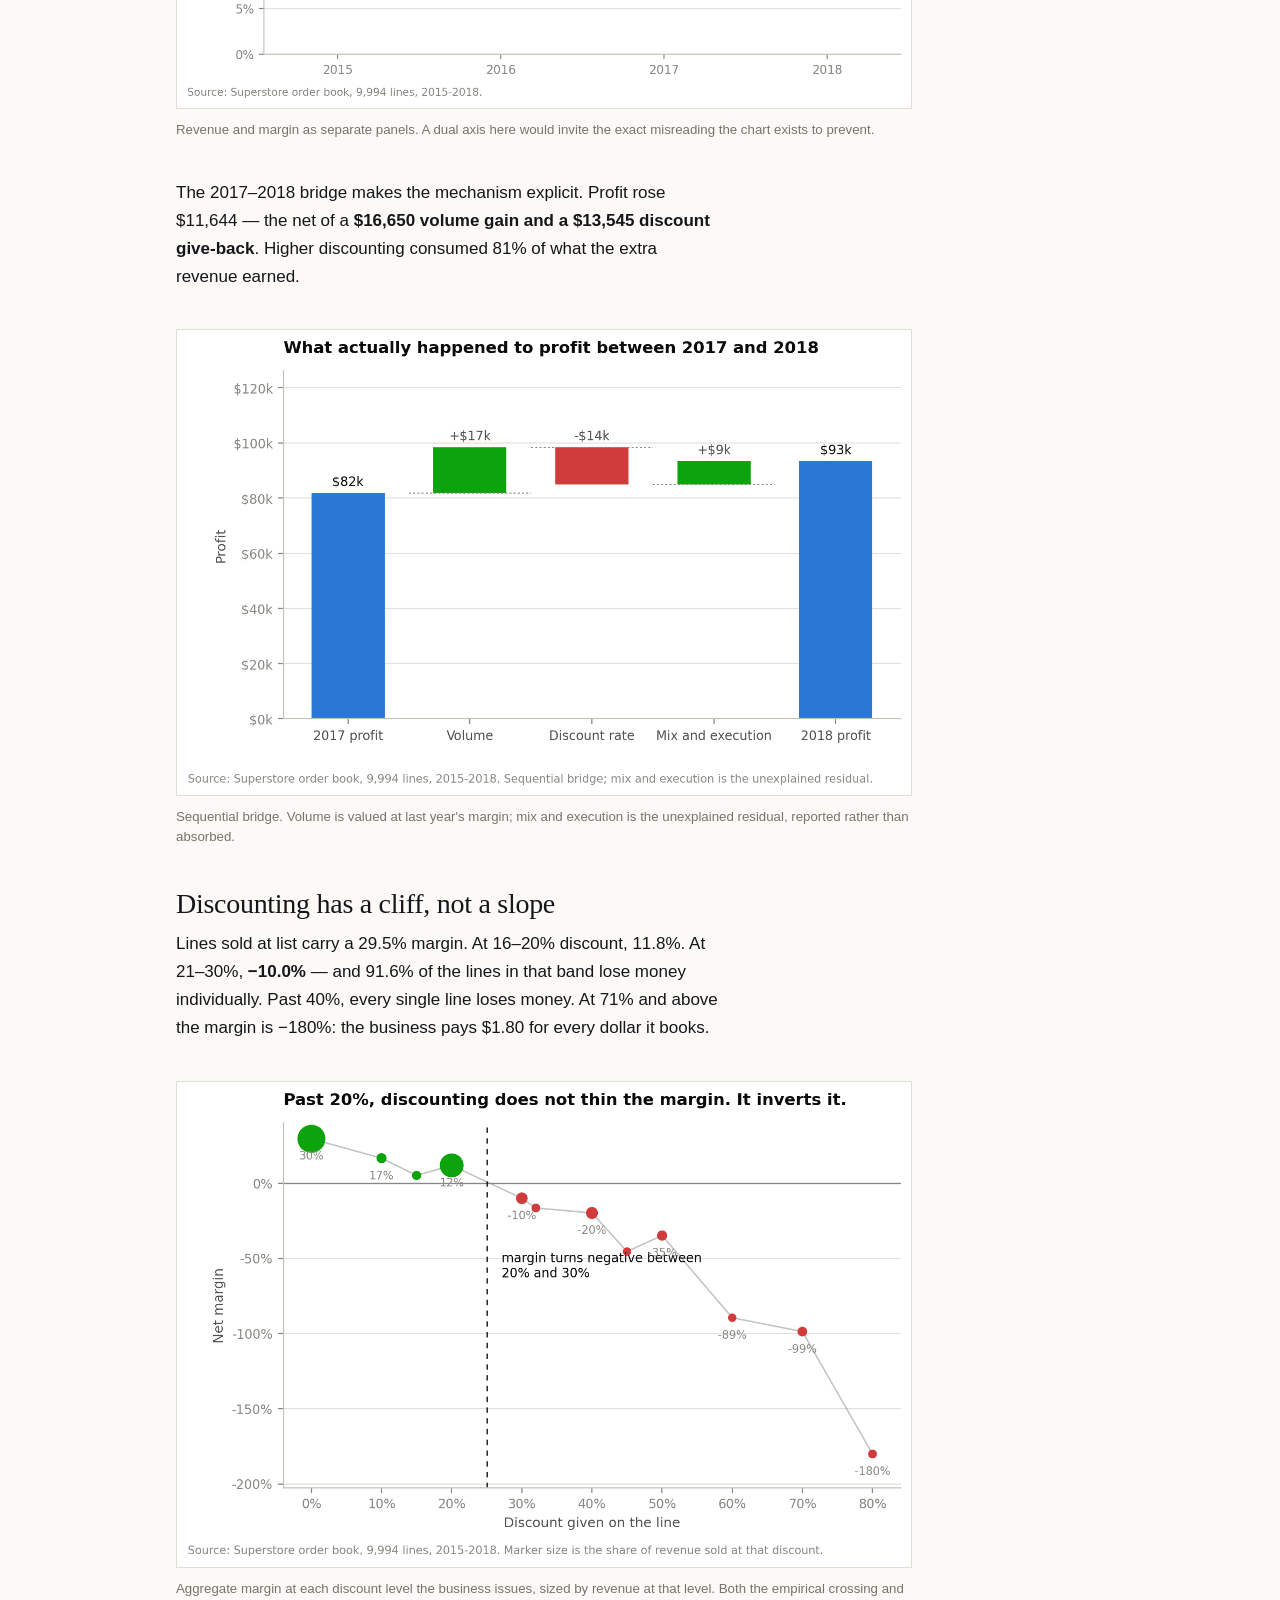
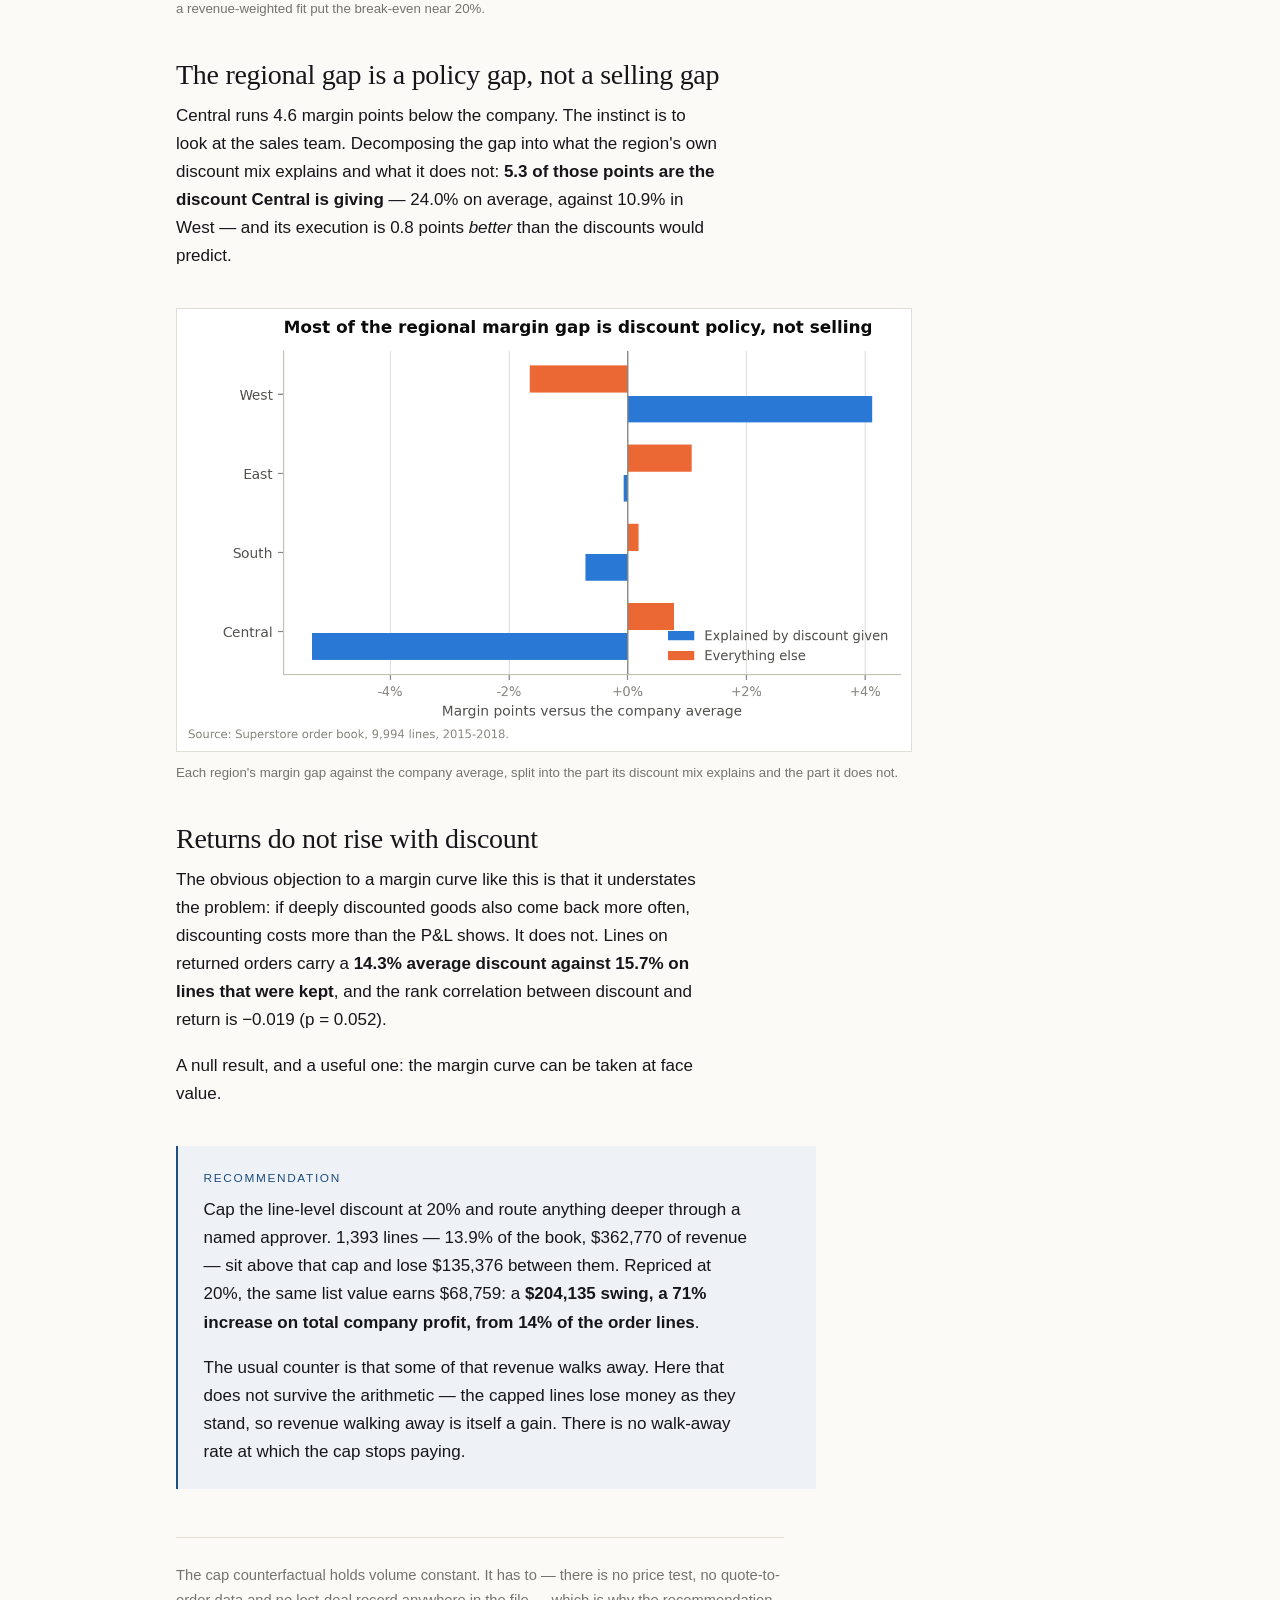
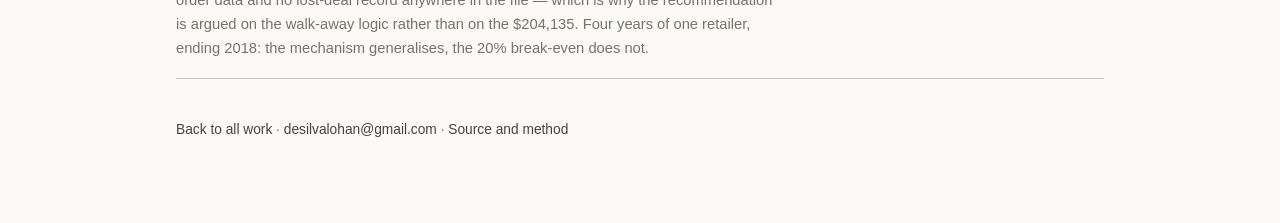
<file: projects/sales-margin.html>
<!DOCTYPE html>
<html lang="en">
<head>
<meta charset="utf-8">
<meta name="viewport" content="width=device-width, initial-scale=1">
<title>Sales performance and the cost of discounting — Lohan De Silva</title>
<meta name="description" content="A four-year order book read for why margin stopped following revenue: the discount cliff, a profit bridge, and a cap worth 71% of company profit.">
<link rel="stylesheet" href="../assets/style.css">
</head>
<body>

<div class="wrap">
  <header class="project-head">
    <a class="backlink" href="../index.html">&larr; Lohan De Silva</a>
    <p class="work-domain">Pricing and commercial policy · Retail</p>
    <h1>Revenue grew 51%. The discount ate the margin.</h1>
    <p class="lede">A four-year order book — 9,994 lines, $2.30M of revenue — read for the question the growth numbers hide: the business is growing, so why is margin not?</p>
    <p class="links">
      <a href="../dashboards/sales.html">Interactive dashboard</a>
      <a href="https://github.com/Lohandesilva/sales-performance-analytics">Repository</a>
      <a href="https://github.com/Lohandesilva/sales-performance-analytics/blob/main/reports/executive-summary.md">Executive summary</a>
      <a href="https://github.com/Lohandesilva/sales-performance-analytics/blob/main/reports/technical-appendix.md">Technical appendix</a>
    </p>
  </header>

  <div class="keyfigs">
    <div><span class="fig-value">$566,734</span><span class="fig-label">given away in discount — 19.8% of list value</span></div>
    <div><span class="fig-value">1.57</span><span class="fig-label">margin points lost per discount point</span></div>
    <div><span class="fig-value">−$135,376</span><span class="fig-label">booked on $362,770 sold above a 20% discount</span></div>
    <div><span class="fig-value">+71%</span><span class="fig-label">profit recovered by capping the discount at 20%</span></div>
  </div>


  <h2>The source file is three worksheets</h2>
  <p>The published CSV is 10,800 rows. The first 9,994 are order lines; the rest
  are the workbook's People and Returns sheets written underneath, each introduced
  by a header sitting in the first two columns of an otherwise blank row. Read
  naively this looks like 806 rows of missing data and gets dropped.</p>
  <p>Parsing the blocks out recovers <strong>800 return records covering 296
  orders</strong> — a table the standard read of this dataset discards, and one
  that turns out to decide whether the main recommendation is safe.</p>

  <h2>Growth was bought, not earned</h2>
  <p>Revenue rose from $484,247 to $733,215, a 14.8% compound rate. Margin went
  10.2% → 13.1% → 13.4% → 12.7%: it improved for two years and then gave back a
  third of the gain. The discount rate tracks it exactly.</p>
  <figure><img src="../assets/figures/sales/01-growth-versus-margin.png" alt="Revenue and margin as separate panels. A dual axis here would invite the exact misreading the chart exists to prevent.">
  <figcaption>Revenue and margin as separate panels. A dual axis here would invite the exact misreading the chart exists to prevent.</figcaption></figure>
  <p>The 2017–2018 bridge makes the mechanism explicit. Profit rose $11,644 — the
  net of a <strong>$16,650 volume gain and a $13,545 discount give-back</strong>.
  Higher discounting consumed 81% of what the extra revenue earned.</p>
  <figure><img src="../assets/figures/sales/04-profit-bridge.png" alt="Sequential bridge. Volume is valued at last year's margin; mix and execution is the unexplained residual, reported rather than absorbed.">
  <figcaption>Sequential bridge. Volume is valued at last year's margin; mix and execution is the unexplained residual, reported rather than absorbed.</figcaption></figure>

  <h2>Discounting has a cliff, not a slope</h2>
  <p>Lines sold at list carry a 29.5% margin. At 16–20% discount, 11.8%. At
  21–30%, <strong>−10.0%</strong> — and 91.6% of the lines in that band lose money
  individually. Past 40%, every single line loses money. At 71% and above the
  margin is −180%: the business pays $1.80 for every dollar it books.</p>
  <figure><img src="../assets/figures/sales/02-discount-cliff.png" alt="Aggregate margin at each discount level the business issues, sized by revenue at that level. Both the empirical crossing and a revenue-weighted fit put the break-even near 20%.">
  <figcaption>Aggregate margin at each discount level the business issues, sized by revenue at that level. Both the empirical crossing and a revenue-weighted fit put the break-even near 20%.</figcaption></figure>

  <h2>The regional gap is a policy gap, not a selling gap</h2>
  <p>Central runs 4.6 margin points below the company. The instinct is to look at
  the sales team. Decomposing the gap into what the region's own discount mix
  explains and what it does not: <strong>5.3 of those points are the discount
  Central is giving</strong> — 24.0% on average, against 10.9% in West — and its
  execution is 0.8 points <em>better</em> than the discounts would predict.</p>
  <figure><img src="../assets/figures/sales/05-margin-variance.png" alt="Each region's margin gap against the company average, split into the part its discount mix explains and the part it does not.">
  <figcaption>Each region's margin gap against the company average, split into the part its discount mix explains and the part it does not.</figcaption></figure>

  <h2>Returns do not rise with discount</h2>
  <p>The obvious objection to a margin curve like this is that it understates the
  problem: if deeply discounted goods also come back more often, discounting costs
  more than the P&amp;L shows. It does not. Lines on returned orders carry a
  <strong>14.3% average discount against 15.7% on lines that were kept</strong>,
  and the rank correlation between discount and return is −0.019 (p = 0.052).</p>
  <p>A null result, and a useful one: the margin curve can be taken at face value.</p>
  <div class="callout"><p class="callout-label">Recommendation</p>
  <p>Cap the line-level discount at 20% and route anything deeper through a
  named approver. 1,393 lines — 13.9% of the book, $362,770 of revenue — sit above
  that cap and lose $135,376 between them. Repriced at 20%, the same list value
  earns $68,759: a <strong>$204,135 swing, a 71% increase on total company
  profit, from 14% of the order lines</strong>.</p>
  <p>The usual counter is that some of that revenue walks away. Here that does not
  survive the arithmetic — the capped lines lose money as they stand, so revenue
  walking away is itself a gain. There is no walk-away rate at which the cap stops
  paying.</p></div>


  <p class="caveat">The cap counterfactual holds volume constant. It has to — there is no price test, no quote-to-order data and no lost-deal record anywhere in the file — which is why the recommendation is argued on the walk-away logic rather than on the $204,135. Four years of one retailer, ending 2018: the mechanism generalises, the 20% break-even does not.</p>

  <footer>
    <p>
      <a href="../index.html">Back to all work</a> ·
      <a href="mailto:desilvalohan@gmail.com">desilvalohan@gmail.com</a> ·
      <a href="https://github.com/Lohandesilva/sales-performance-analytics">Source and method</a>
    </p>
  </footer>
</div>

</body>
</html>
</file>
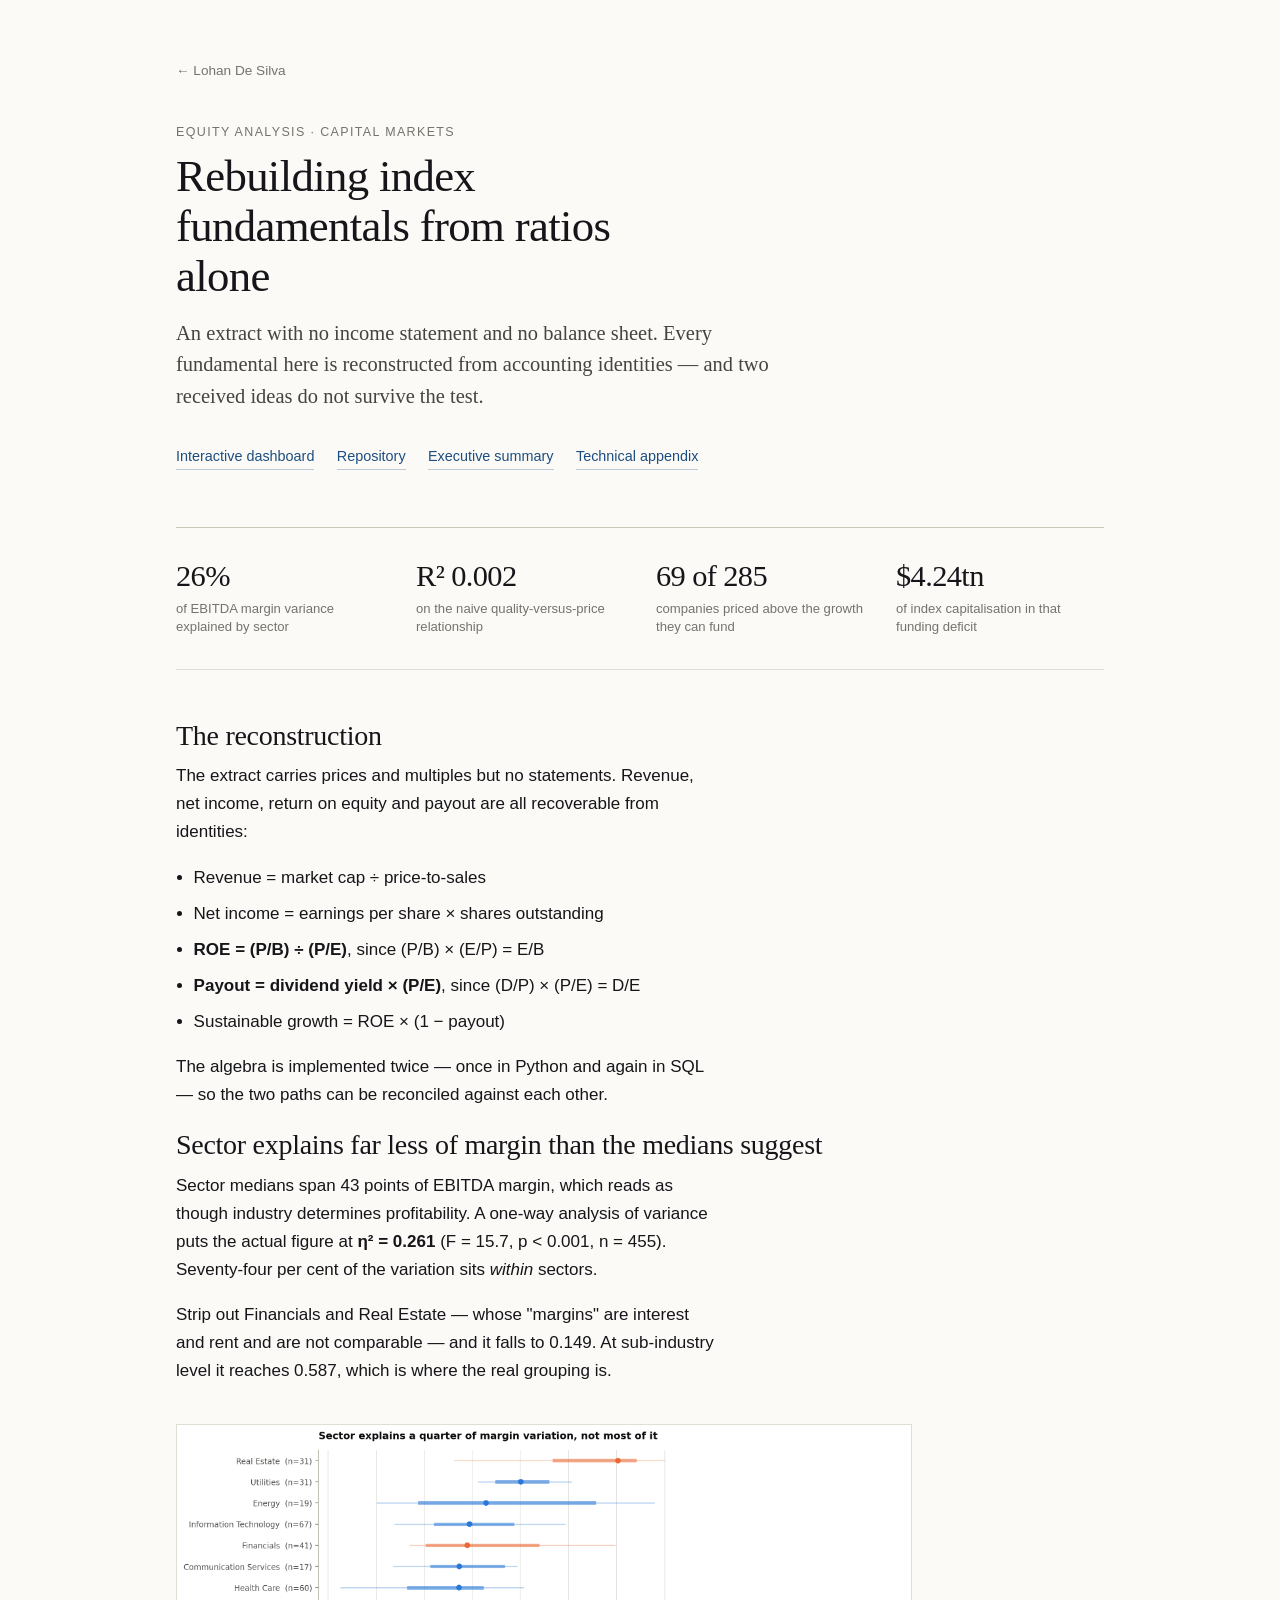
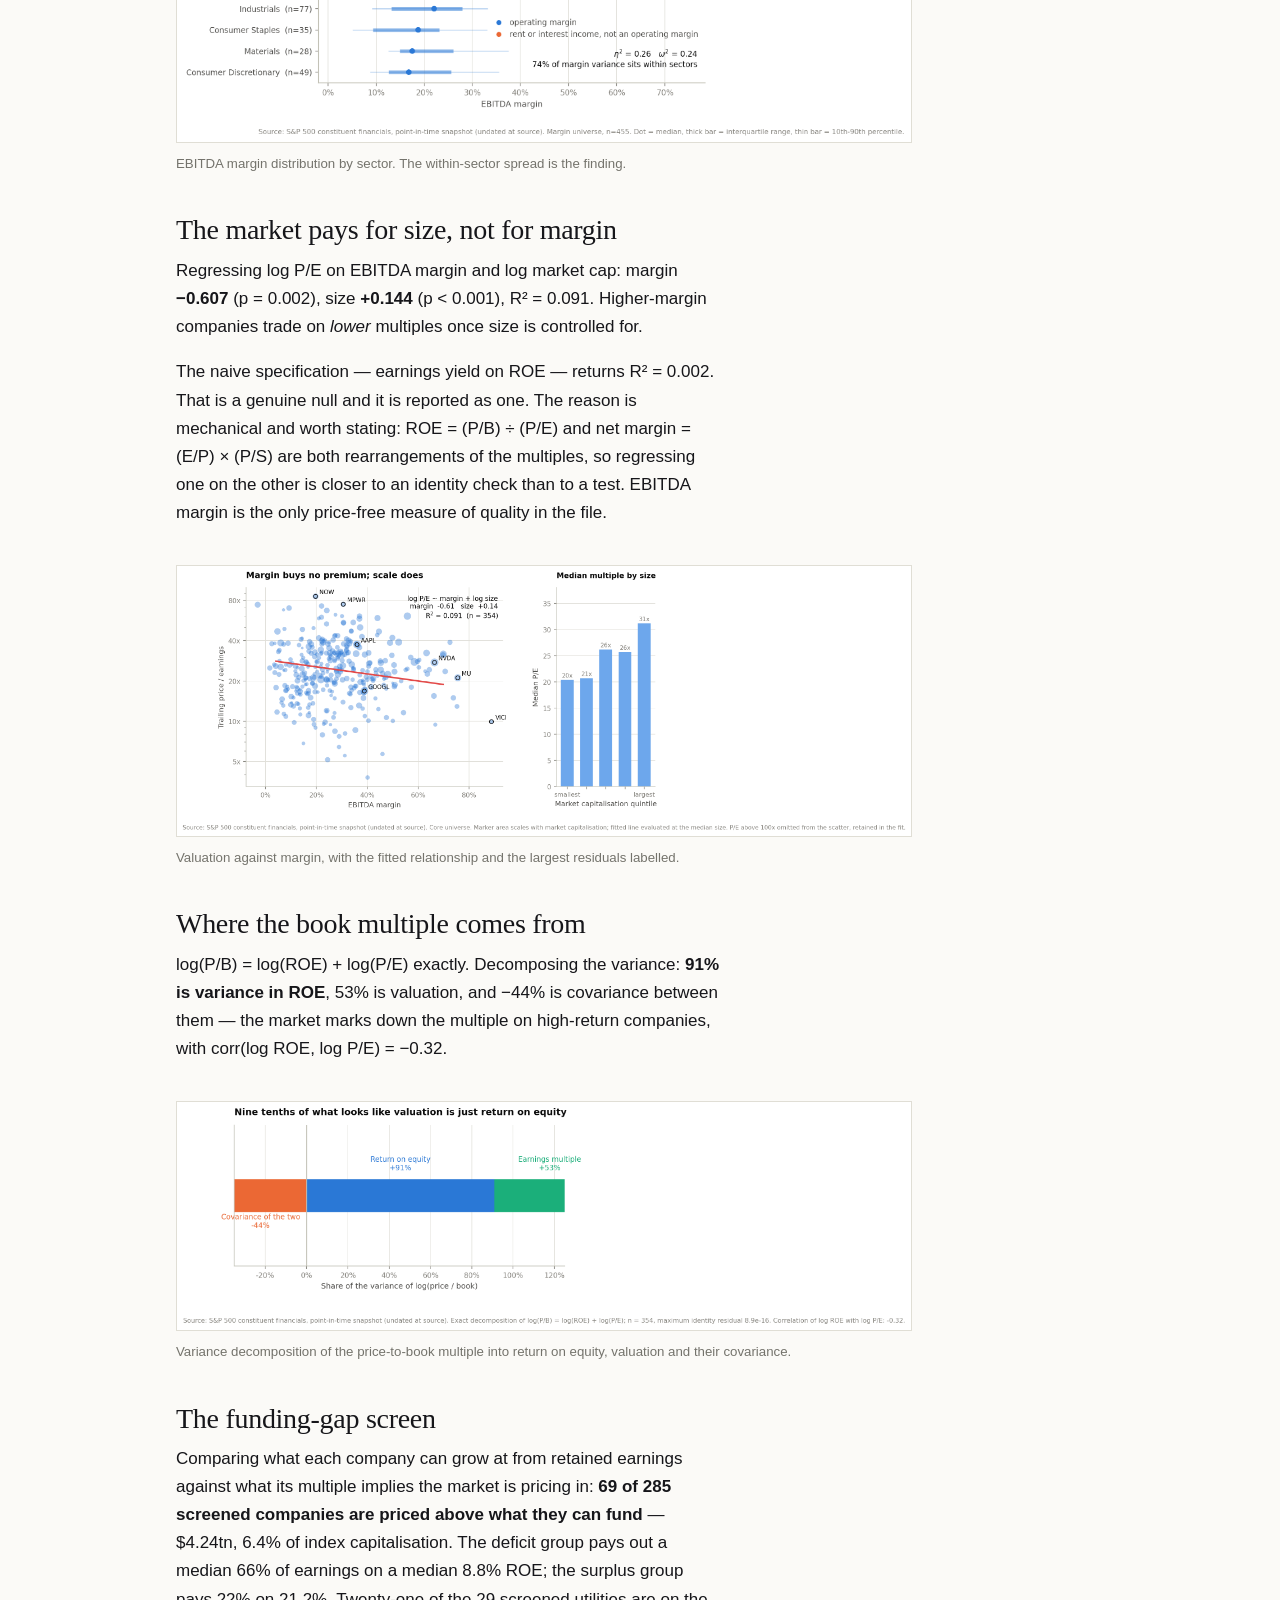
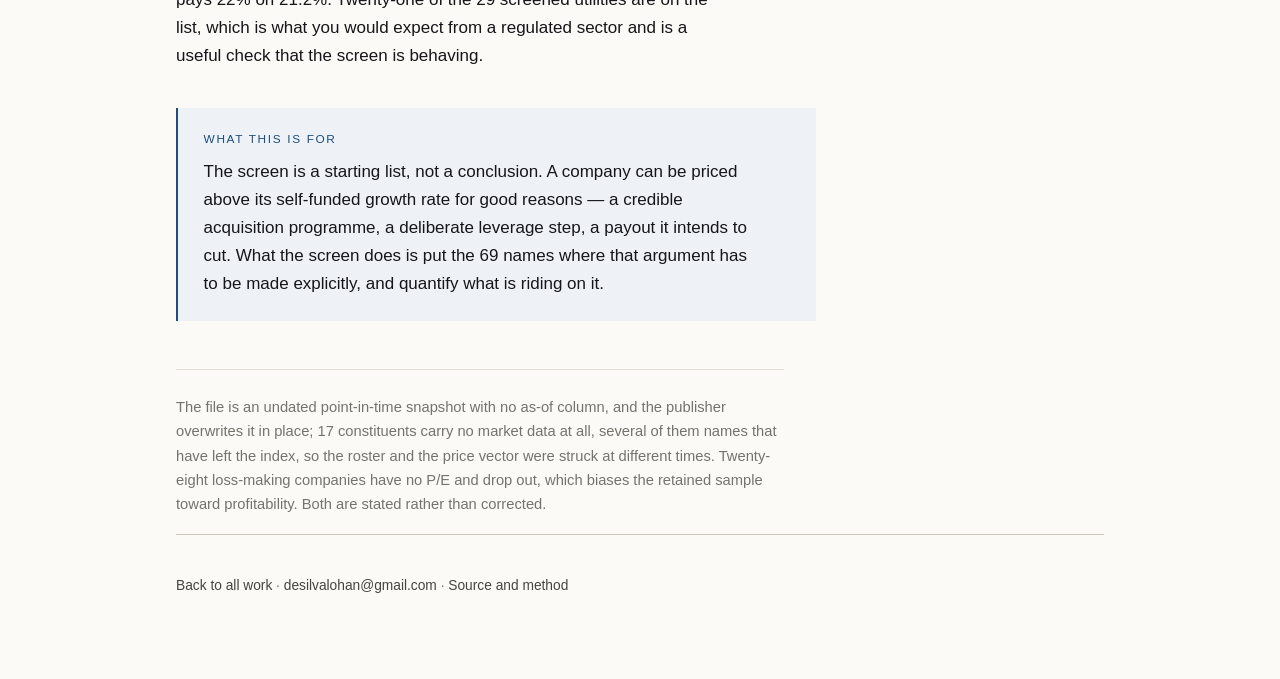
<file: projects/sp500-profitability.html>
<!DOCTYPE html>
<html lang="en">
<head>
<meta charset="utf-8">
<meta name="viewport" content="width=device-width, initial-scale=1">
<title>S&amp;P 500 profitability and valuation — Lohan De Silva</title>
<meta name="description" content="503 S&P 500 constituents: fundamentals reconstructed from accounting identities, a variance decomposition on margin, and a funding-gap screen.">
<link rel="stylesheet" href="../assets/style.css">
</head>
<body>

<div class="wrap">
  <header class="project-head">
    <a class="backlink" href="../index.html">&larr; Lohan De Silva</a>
    <p class="work-domain">Equity analysis · Capital markets</p>
    <h1>Rebuilding index fundamentals from ratios alone</h1>
    <p class="lede">An extract with no income statement and no balance sheet. Every fundamental here is reconstructed from accounting identities — and two received ideas do not survive the test.</p>
    <p class="links">
      <a href="../dashboards/sp500.html">Interactive dashboard</a>
      <a href="https://github.com/Lohandesilva/financial-performance-analysis">Repository</a>
      <a href="https://github.com/Lohandesilva/financial-performance-analysis/blob/main/reports/executive-summary.md">Executive summary</a>
      <a href="https://github.com/Lohandesilva/financial-performance-analysis/blob/main/reports/technical-appendix.md">Technical appendix</a>
    </p>
  </header>

  <div class="keyfigs">
    <div><span class="fig-value">26%</span><span class="fig-label">of EBITDA margin variance explained by sector</span></div>
    <div><span class="fig-value">R² 0.002</span><span class="fig-label">on the naive quality-versus-price relationship</span></div>
    <div><span class="fig-value">69 of 285</span><span class="fig-label">companies priced above the growth they can fund</span></div>
    <div><span class="fig-value">$4.24tn</span><span class="fig-label">of index capitalisation in that funding deficit</span></div>
  </div>


  <h2>The reconstruction</h2>
  <p>The extract carries prices and multiples but no statements. Revenue, net
  income, return on equity and payout are all recoverable from identities:</p>
  <ul>
    <li>Revenue = market cap ÷ price-to-sales</li>
    <li>Net income = earnings per share × shares outstanding</li>
    <li><strong>ROE = (P/B) ÷ (P/E)</strong>, since (P/B) × (E/P) = E/B</li>
    <li><strong>Payout = dividend yield × (P/E)</strong>, since (D/P) × (P/E) = D/E</li>
    <li>Sustainable growth = ROE × (1 − payout)</li>
  </ul>
  <p>The algebra is implemented twice — once in Python and again in SQL — so the
  two paths can be reconciled against each other.</p>

  <h2>Sector explains far less of margin than the medians suggest</h2>
  <p>Sector medians span 43 points of EBITDA margin, which reads as though
  industry determines profitability. A one-way analysis of variance puts the
  actual figure at <strong>η² = 0.261</strong> (F = 15.7, p &lt; 0.001, n = 455).
  Seventy-four per cent of the variation sits <em>within</em> sectors.</p>
  <p>Strip out Financials and Real Estate — whose "margins" are interest and rent
  and are not comparable — and it falls to 0.149. At sub-industry level it reaches
  0.587, which is where the real grouping is.</p>
  <figure><img src="../assets/figures/sp500/01-margin-dispersion-by-sector.png" alt="EBITDA margin distribution by sector. The within-sector spread is the finding.">
  <figcaption>EBITDA margin distribution by sector. The within-sector spread is the finding.</figcaption></figure>

  <h2>The market pays for size, not for margin</h2>
  <p>Regressing log P/E on EBITDA margin and log market cap: margin
  <strong>−0.607</strong> (p = 0.002), size <strong>+0.144</strong> (p &lt; 0.001),
  R² = 0.091. Higher-margin companies trade on <em>lower</em> multiples once size
  is controlled for.</p>
  <p>The naive specification — earnings yield on ROE — returns R² = 0.002. That is
  a genuine null and it is reported as one. The reason is mechanical and worth
  stating: ROE = (P/B) ÷ (P/E) and net margin = (E/P) × (P/S) are both
  rearrangements of the multiples, so regressing one on the other is closer to an
  identity check than to a test. EBITDA margin is the only price-free measure of
  quality in the file.</p>
  <figure><img src="../assets/figures/sp500/02-quality-versus-price.png" alt="Valuation against margin, with the fitted relationship and the largest residuals labelled.">
  <figcaption>Valuation against margin, with the fitted relationship and the largest residuals labelled.</figcaption></figure>

  <h2>Where the book multiple comes from</h2>
  <p>log(P/B) = log(ROE) + log(P/E) exactly. Decomposing the variance:
  <strong>91% is variance in ROE</strong>, 53% is valuation, and −44% is
  covariance between them — the market marks down the multiple on high-return
  companies, with corr(log ROE, log P/E) = −0.32.</p>
  <figure><img src="../assets/figures/sp500/03-book-multiple-decomposition.png" alt="Variance decomposition of the price-to-book multiple into return on equity, valuation and their covariance.">
  <figcaption>Variance decomposition of the price-to-book multiple into return on equity, valuation and their covariance.</figcaption></figure>

  <h2>The funding-gap screen</h2>
  <p>Comparing what each company can grow at from retained earnings against what
  its multiple implies the market is pricing in: <strong>69 of 285 screened
  companies are priced above what they can fund</strong> — $4.24tn, 6.4% of index
  capitalisation. The deficit group pays out a median 66% of earnings on a median
  8.8% ROE; the surplus group pays 22% on 21.2%. Twenty-one of the 29 screened
  utilities are on the list, which is what you would expect from a regulated
  sector and is a useful check that the screen is behaving.</p>
  <div class="callout"><p class="callout-label">What this is for</p>
  <p>The screen is a starting list, not a conclusion. A company can be priced
  above its self-funded growth rate for good reasons — a credible acquisition
  programme, a deliberate leverage step, a payout it intends to cut. What the
  screen does is put the 69 names where that argument has to be made explicitly,
  and quantify what is riding on it.</p></div>


  <p class="caveat">The file is an undated point-in-time snapshot with no as-of column, and the publisher overwrites it in place; 17 constituents carry no market data at all, several of them names that have left the index, so the roster and the price vector were struck at different times. Twenty-eight loss-making companies have no P/E and drop out, which biases the retained sample toward profitability. Both are stated rather than corrected.</p>

  <footer>
    <p>
      <a href="../index.html">Back to all work</a> ·
      <a href="mailto:desilvalohan@gmail.com">desilvalohan@gmail.com</a> ·
      <a href="https://github.com/Lohandesilva/financial-performance-analysis">Source and method</a>
    </p>
  </footer>
</div>

</body>
</html>
</file>
<file: assets/style.css>
:root {
  --paper: #fbfaf7;
  --paper-alt: #f4f2ec;
  --ink: #16161a;
  --ink-2: #45443f;
  --ink-3: #74736c;
  --rule: #e0ded5;
  --rule-strong: #c9c6ba;
  --accent: #1c4e80;
  --accent-soft: #eef2f7;
  --pos: #16691f;
  --neg: #a32a2a;
  --serif: "Iowan Old Style", "Palatino Linotype", Palatino, "Book Antiqua", Georgia, serif;
  --sans: -apple-system, BlinkMacSystemFont, "Segoe UI", Inter, Helvetica, Arial, sans-serif;
  --measure: 34rem;
}

*, *::before, *::after { box-sizing: border-box; }

html { -webkit-text-size-adjust: 100%; }

body {
  margin: 0;
  background: var(--paper);
  color: var(--ink);
  font-family: var(--sans);
  font-size: 17px;
  line-height: 1.65;
  -webkit-font-smoothing: antialiased;
}

.wrap {
  max-width: 62rem;
  margin: 0 auto;
  padding: 0 2rem;
}

.narrow { max-width: var(--measure); }

a { color: var(--accent); text-decoration: none; border-bottom: 1px solid rgba(28, 78, 128, 0.28); }
a:hover { border-bottom-color: var(--accent); }

/* ---------- masthead ---------- */

.masthead { padding: 5rem 0 3rem; }

.masthead h1 {
  font-family: var(--serif);
  font-size: clamp(2.4rem, 5.5vw, 3.4rem);
  font-weight: 400;
  letter-spacing: -0.015em;
  line-height: 1.06;
  margin: 0 0 0.5rem;
}

.role {
  max-width: none;
  font-size: 0.95rem;
  letter-spacing: 0.09em;
  text-transform: uppercase;
  color: var(--ink-3);
  margin: 0 0 2rem;
}

.lede {
  font-family: var(--serif);
  font-size: 1.28rem;
  line-height: 1.55;
  color: var(--ink-2);
  max-width: 40rem;
  margin: 0 0 2rem;
}

.contact {
  display: flex;
  flex-wrap: wrap;
  gap: 0 1.6rem;
  font-size: 0.92rem;
  color: var(--ink-3);
  padding-top: 1.6rem;
  border-top: 1px solid var(--rule);
}

.contact a { border-bottom: none; color: var(--ink-2); }
.contact a:hover { color: var(--accent); }

/* ---------- sections ---------- */

section { padding: 3.5rem 0; }

.section-label {
  max-width: none;
  font-size: 0.76rem;
  letter-spacing: 0.16em;
  text-transform: uppercase;
  color: var(--ink-3);
  margin: 0 0 2.2rem;
  padding-bottom: 0.7rem;
  border-bottom: 1px solid var(--rule-strong);
}

h2 {
  font-family: var(--serif);
  font-weight: 400;
  font-size: 1.75rem;
  line-height: 1.25;
  letter-spacing: -0.01em;
  margin: 0 0 0.6rem;
}

h3 {
  font-family: var(--serif);
  font-weight: 400;
  font-size: 1.3rem;
  margin: 2.4rem 0 0.6rem;
}

p { margin: 0 0 1.1rem; max-width: var(--measure); }

/* ---------- work list ---------- */

.work-item {
  display: grid;
  grid-template-columns: 3.2rem 1fr;
  gap: 0 1.6rem;
  padding: 2.6rem 0;
  border-bottom: 1px solid var(--rule);
}

.work-item:first-of-type { padding-top: 0; }

.work-index {
  font-family: var(--serif);
  font-size: 1.1rem;
  color: var(--ink-3);
  padding-top: 0.35rem;
}

.work-item h2 a { color: var(--ink); border-bottom: none; }
.work-item h2 a:hover { color: var(--accent); }

.work-domain {
  max-width: none;
  font-size: 0.78rem;
  letter-spacing: 0.11em;
  text-transform: uppercase;
  color: var(--ink-3);
  margin: 0 0 0.5rem;
}

.finding {
  font-family: var(--serif);
  font-size: 1.12rem;
  line-height: 1.55;
  color: var(--ink-2);
  margin: 0 0 1.5rem;
  max-width: 38rem;
}

.figures {
  display: grid;
  grid-template-columns: repeat(3, minmax(0, 1fr));
  gap: 1.5rem;
  max-width: 40rem;
  margin: 0 0 1.5rem;
  padding: 1.1rem 0;
  border-top: 1px solid var(--rule);
  border-bottom: 1px solid var(--rule);
}

.figures .fig-value {
  font-size: 1.5rem;
  line-height: 1.15;
  letter-spacing: -0.02em;
  color: var(--ink);
  display: block;
}

.figures .fig-label {
  font-size: 0.8rem;
  line-height: 1.35;
  color: var(--ink-3);
  display: block;
  margin-top: 0.3rem;
}

.stack { max-width: none; font-size: 0.85rem; color: var(--ink-3); margin: 0 0 0.9rem; }

.links { max-width: none; font-size: 0.9rem; display: flex; flex-wrap: wrap; gap: 0 1.4rem; }

/* ---------- project pages ---------- */

.backlink {
  display: inline-block;
  font-size: 0.85rem;
  color: var(--ink-3);
  border-bottom: none;
  margin-bottom: 2.5rem;
}
.backlink:hover { color: var(--accent); }

.project-head { padding: 3.5rem 0 2.5rem; border-bottom: 1px solid var(--rule-strong); }

.project-head h1 {
  font-family: var(--serif);
  font-weight: 400;
  font-size: clamp(2rem, 4.5vw, 2.8rem);
  line-height: 1.12;
  letter-spacing: -0.015em;
  margin: 0 0 1rem;
  max-width: 30rem;
}

.keyfigs {
  display: grid;
  grid-template-columns: repeat(auto-fit, minmax(11rem, 1fr));
  gap: 1.8rem 2rem;
  padding: 2rem 0;
  border-bottom: 1px solid var(--rule);
  margin-bottom: 3rem;
}

.keyfigs .fig-value {
  font-family: var(--serif);
  font-size: 1.9rem;
  line-height: 1.1;
  display: block;
  letter-spacing: -0.02em;
}

.keyfigs .fig-label {
  font-size: 0.82rem;
  color: var(--ink-3);
  display: block;
  margin-top: 0.4rem;
  line-height: 1.4;
}

figure {
  margin: 2.4rem 0;
  max-width: 46rem;
}

figure img {
  width: 100%;
  height: auto;
  display: block;
  border: 1px solid var(--rule);
  background: #fff;
}

figcaption {
  font-size: 0.83rem;
  color: var(--ink-3);
  margin-top: 0.7rem;
  line-height: 1.5;
}

.callout {
  background: var(--accent-soft);
  border-left: 2px solid var(--accent);
  padding: 1.4rem 1.6rem;
  margin: 2.4rem 0;
  max-width: 40rem;
}

.callout p:last-child { margin-bottom: 0; }
.callout .callout-label {
  font-size: 0.74rem;
  letter-spacing: 0.14em;
  text-transform: uppercase;
  color: var(--accent);
  margin: 0 0 0.5rem;
}

table {
  border-collapse: collapse;
  width: 100%;
  max-width: 42rem;
  font-size: 0.9rem;
  margin: 1.8rem 0 2.4rem;
  font-variant-numeric: tabular-nums;
}

th, td { text-align: right; padding: 0.55rem 0.7rem; border-bottom: 1px solid var(--rule); }
th:first-child, td:first-child { text-align: left; padding-left: 0; }
th { font-weight: 600; font-size: 0.78rem; letter-spacing: 0.05em; text-transform: uppercase; color: var(--ink-3); border-bottom-color: var(--rule-strong); }
td.neg { color: var(--neg); }
td.pos { color: var(--pos); }

.table-scroll { overflow-x: auto; }

ul { max-width: var(--measure); padding-left: 1.1rem; }
li { margin-bottom: 0.5rem; }

.caveat {
  font-size: 0.92rem;
  color: var(--ink-3);
  border-top: 1px solid var(--rule);
  padding-top: 1.6rem;
  margin-top: 3rem;
  max-width: 38rem;
}

/* ---------- background ---------- */

.record { display: grid; grid-template-columns: 9rem 1fr; gap: 0.4rem 1.6rem; max-width: 44rem; }
.record dt { font-size: 0.86rem; color: var(--ink-3); padding-top: 0.15rem; }
.record dd { margin: 0 0 1.1rem; }
.record dd strong { font-weight: 600; }
.record dd span { display: block; font-size: 0.9rem; color: var(--ink-3); }

.record dt.group { display: none; }
.record dd.group {
  grid-column: 1 / -1;
  font-size: 0.72rem;
  letter-spacing: 0.14em;
  text-transform: uppercase;
  color: var(--ink-3);
  border-top: 1px solid var(--rule);
  padding-top: 0.9rem;
  margin: 0.5rem 0 1.1rem;
}

footer p { max-width: none; }

footer {
  border-top: 1px solid var(--rule-strong);
  padding: 2.5rem 0 4rem;
  font-size: 0.86rem;
  color: var(--ink-3);
}

footer a { color: var(--ink-2); border-bottom: none; }
footer a:hover { color: var(--accent); }

@media (max-width: 640px) {
  body { font-size: 16px; }
  .wrap { padding: 0 1.4rem; }
  .masthead { padding: 3rem 0 2rem; }
  .work-item { grid-template-columns: 1fr; gap: 0; }
  .work-index { display: none; }
  .figures { grid-template-columns: 1fr 1fr; gap: 1.2rem; }
  .record { grid-template-columns: 1fr; }
  .record dt { margin-top: 0.6rem; }
}
</file>
